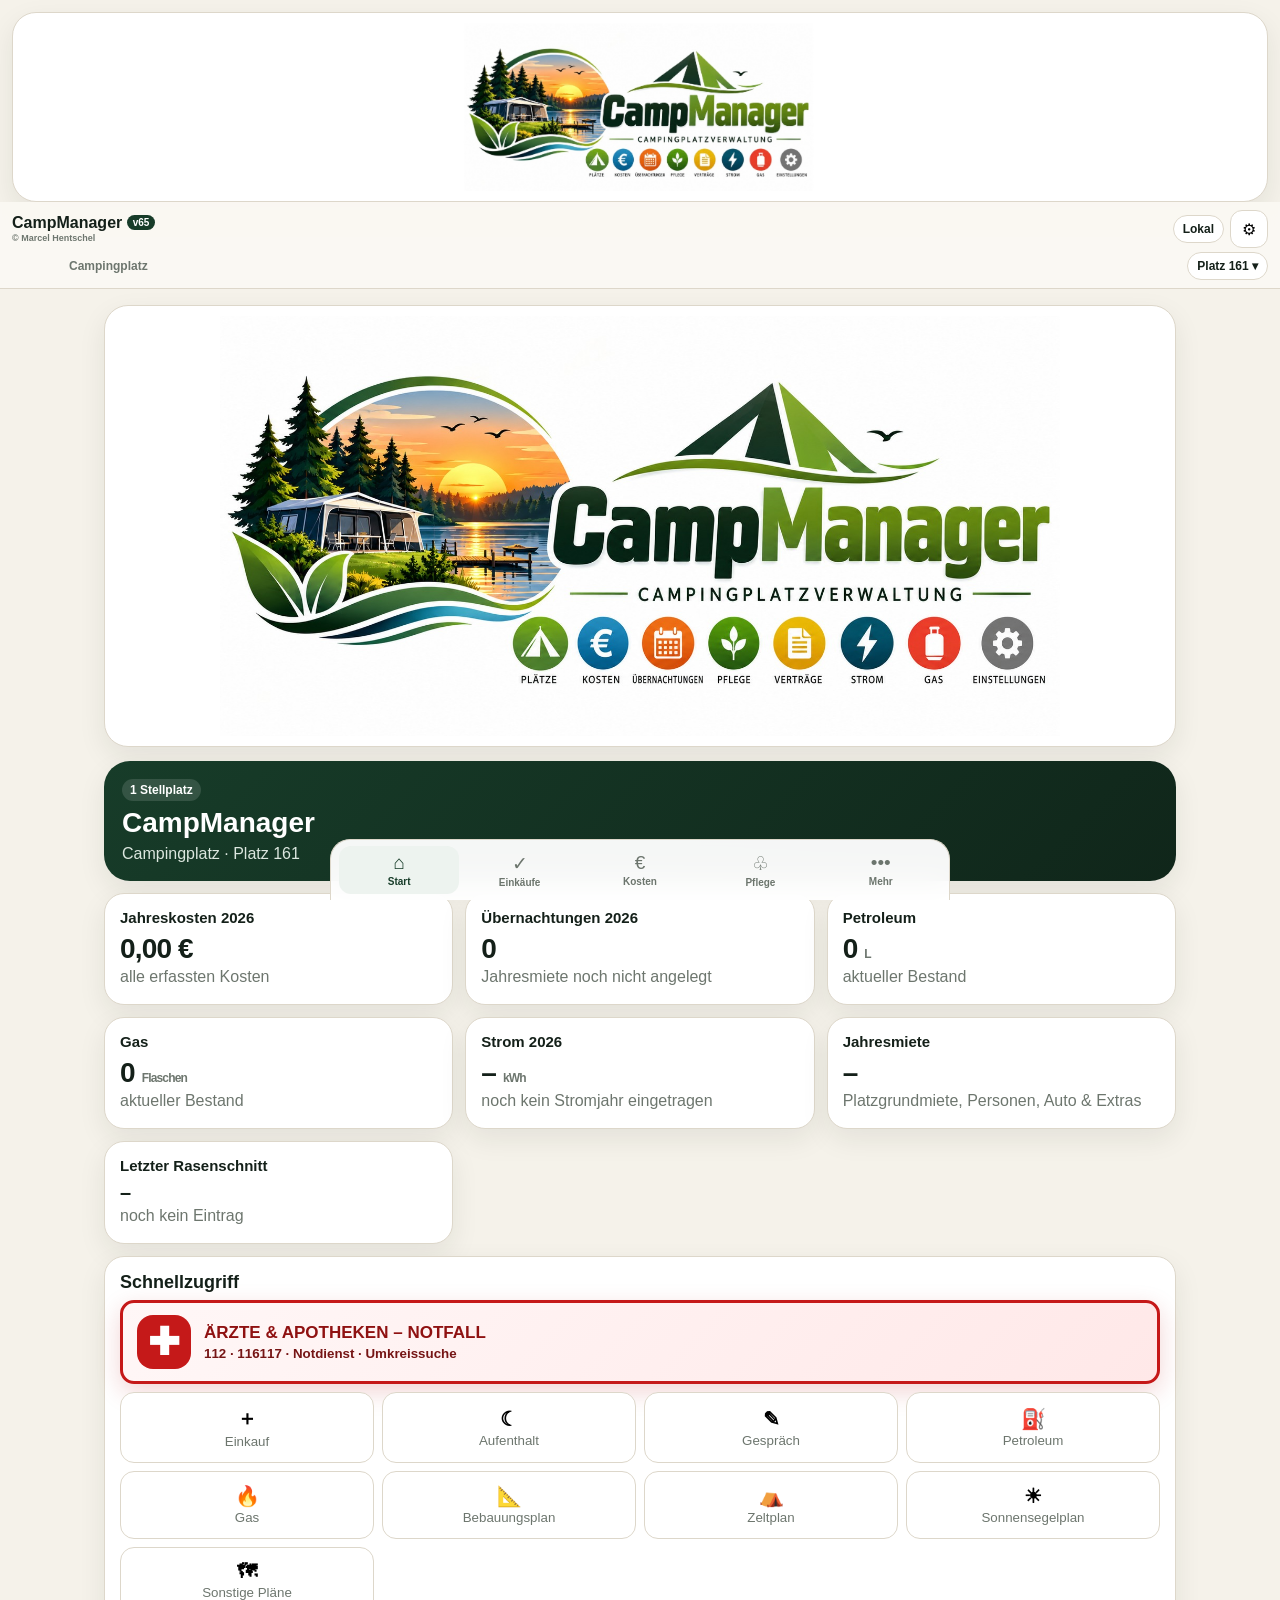
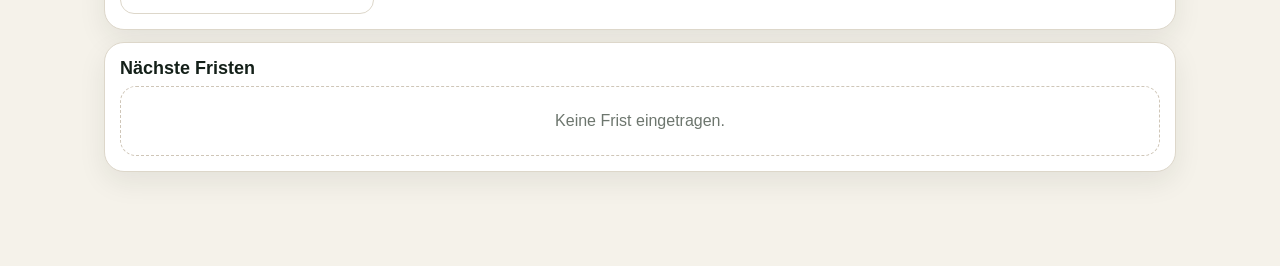
<file: index.html>
<!doctype html>
<html lang="de">
<head>
<meta charset="utf-8">
<meta name="viewport" content="width=device-width,initial-scale=1,maximum-scale=1,user-scalable=no,viewport-fit=cover">
<meta name="theme-color" content="#173c29">
<meta http-equiv="Cache-Control" content="no-cache, no-store, must-revalidate">
<meta http-equiv="Pragma" content="no-cache">
<meta http-equiv="Expires" content="0">
<meta name="apple-mobile-web-app-capable" content="yes">
<meta name="apple-mobile-web-app-status-bar-style" content="default">
<meta name="apple-mobile-web-app-title" content="CampManager">
<link rel="manifest" href="manifest.webmanifest">
<link rel="apple-touch-icon" href="apple-touch-icon.png">
<title>CampManager v65</title>
<style>
:root{
 --bg:#f5f2ea;--card:#fff;--ink:#142019;--muted:#6d766e;--line:#ddd7ca;
 --green:#173c29;--green2:#2e6548;--soft:#edf3ef;--danger:#a43e32;--gold:#c78b38;
 --shadow:0 10px 28px rgba(21,38,27,.08);--radius:20px;--safe:env(safe-area-inset-bottom,0px)
}
*{box-sizing:border-box}
html,body{margin:0;max-width:100%;overflow-x:hidden;background:var(--bg);color:var(--ink);font-family:-apple-system,BlinkMacSystemFont,"Segoe UI",Arial,sans-serif;-webkit-text-size-adjust:100%}
button,input,select,textarea{font:inherit;min-width:0}
button{cursor:pointer;touch-action:manipulation}
.hidden{display:none!important}
.masthead{padding:12px 12px 0;background:var(--bg)}.masthead img{display:block;width:100%;height:auto;max-height:190px;object-fit:contain;background:#fff;border:1px solid var(--line);border-radius:24px;padding:10px;box-shadow:var(--shadow)}.top{position:sticky;top:0;z-index:40;display:flex;flex-direction:column;gap:6px;padding:8px 12px;background:rgba(250,248,243,.96);backdrop-filter:blur(14px);border-bottom:1px solid var(--line)}.toprow,.subrow{width:100%;display:flex;align-items:center;justify-content:space-between;gap:8px}.subrow{min-width:0}.topname{font-size:13px;color:var(--muted);font-weight:700;min-width:0;flex:1;white-space:normal;overflow-wrap:anywhere;line-height:1.2}
.brand{display:flex;align-items:center;gap:9px;border:0;background:transparent;padding:0;color:inherit;text-align:left;min-width:0}
.brand.brandtextonly{gap:0}
.logo{width:48px;height:48px;object-fit:contain;background:#fff;border-radius:12px;border:1px solid var(--line)}
.brandcopy{min-width:0;display:flex;flex-direction:column;line-height:1.08}.brandcopy b{font-size:16px;white-space:nowrap}.copyright{font-size:9px;color:var(--muted);font-weight:650;margin-top:3px;white-space:nowrap}
.ver{font-size:10px;background:var(--green);color:#fff;padding:2px 6px;border-radius:999px;vertical-align:2px}
.topright{display:flex;align-items:center;gap:6px}
.placebtn,.status{border:1px solid var(--line);background:#fff;border-radius:999px;padding:6px 9px;font-weight:800;font-size:12px;color:var(--ink)}
.placebtn{display:flex;align-items:center;gap:6px}
.placebtn img{width:23px;height:23px;border-radius:7px;object-fit:cover}
.iconbtn{width:38px;height:38px;border:1px solid var(--line);background:#fff;border-radius:12px}
main{max-width:1100px;margin:auto;padding:16px 14px calc(94px + var(--safe))}
.view{display:none}.view.active{display:block}
.hero{background:linear-gradient(135deg,#173c29,#10261a);color:#fff;border-radius:26px;padding:18px;display:grid;grid-template-columns:1fr;gap:14px;align-items:center;box-shadow:var(--shadow)}
.hero-banner{background:#fff;border:1px solid var(--line);border-radius:24px;padding:10px;box-shadow:var(--shadow);margin-bottom:14px}
.hero-banner .hero-logo,.hero-banner .hero-title{display:block;width:100%;border-radius:18px;background:#fff}
.hero-banner .hero-logo{height:auto;max-height:420px;object-fit:contain}
.hero-banner .hero-title{height:auto;max-height:420px;object-fit:contain}
.hero h1{margin:6px 0;font-size:28px}.hero p{margin:0;color:#dce7df}
.hero-media{position:relative;width:100%;background:#fff;border-radius:18px;overflow:hidden;min-width:0;order:-1}
.hero-media .hero-logo{display:block;width:100%;height:auto;max-height:340px;object-fit:contain;background:#fff;border-radius:18px;padding:6px 4px 0}
.hero-media .hero-title{display:block;width:100%;height:320px;object-fit:cover;background:#fff;border-radius:18px}
.badge{display:inline-flex;border-radius:999px;padding:4px 8px;background:#edf3ef;color:#2b5c3f;font-size:12px;font-weight:800}.hero .badge{background:rgba(255,255,255,.13);color:#fff}
.grid{display:grid;grid-template-columns:repeat(12,1fr);gap:12px;margin-top:12px}
.card{grid-column:span 4;background:var(--card);border:1px solid var(--line);border-radius:var(--radius);padding:15px;box-shadow:var(--shadow)}
.card.half{grid-column:span 6}.card.full{grid-column:1/-1}
.card h2,.card h3{margin:0 0 7px}.card h2{font-size:18px}.card h3{font-size:15px}.card p{margin:3px 0;color:var(--muted)}
.cardaction{border:1px solid var(--line);text-align:left;color:inherit}
.metric{font-size:28px;font-weight:850;letter-spacing:-.03em}.metric small{font-size:12px;color:var(--muted)}
.head{display:flex;justify-content:space-between;align-items:end;gap:12px;margin-bottom:13px}.head h1{margin:0;font-size:25px}.head p{margin:3px 0 0;color:var(--muted)}
.toolbar{display:flex;gap:8px;flex-wrap:wrap;margin:10px 0 13px}
.btn{border:0;background:var(--green);color:#fff;font-weight:800;padding:10px 13px;border-radius:12px}.btn.sec{background:#fff;color:var(--ink);border:1px solid var(--line)}.btn.danger{background:var(--danger)}.btn.block{width:100%}
.tabs{display:flex;gap:7px;overflow-x:auto;padding:2px 0 8px;scrollbar-width:none}.tabs::-webkit-scrollbar{display:none}
.tabs.manage-tabs{overflow:visible;display:grid;grid-template-columns:repeat(2,minmax(0,1fr));gap:8px;padding:0 0 12px}
.tabs.manage-tabs .chip{width:100%;min-height:44px;white-space:normal;text-align:center;line-height:1.15;padding:9px 7px}
.tabs.cost-tabs{overflow:visible;display:grid;grid-template-columns:repeat(2,minmax(0,1fr));gap:8px;padding:2px 0 12px}
.tabs.cost-tabs .chip{width:100%;min-height:44px;white-space:normal;text-align:center;line-height:1.12;padding:8px 6px;border-radius:13px;font-size:12.5px}
.tabs.cost-tabs .chip:last-child:nth-child(odd){grid-column:1/-1}

.chip{white-space:nowrap;border:1px solid var(--line);background:#fff;border-radius:999px;padding:8px 11px;font-weight:800;font-size:13px;color:var(--ink)}.chip.active{background:var(--green);color:#fff;border-color:var(--green)}
.list{display:flex;flex-direction:column;gap:8px}
.row{display:flex;align-items:center;gap:10px;padding:12px;border-radius:15px;background:#fff;border:1px solid var(--line)}
.rowmain{flex:1;min-width:0}.rowtitle{font-weight:800;overflow-wrap:anywhere}.rowsub{font-size:12px;color:var(--muted);margin-top:3px;overflow-wrap:anywhere}.rowactions{display:flex;gap:5px;flex-wrap:wrap;justify-content:flex-end}
.mini{border:1px solid var(--line);background:#fff;border-radius:9px;padding:6px 8px}.mini.danger{color:var(--danger)}
.empty{padding:25px 14px;text-align:center;border:1px dashed #cfc6b8;border-radius:16px;color:var(--muted);background:rgba(255,255,255,.45)}
.notice{padding:11px;border:1px solid #dfd6bf;border-radius:14px;background:#f9f4e8;margin:10px 0}.notice.good{background:#eaf4ed;border-color:#cfe2d5}.notice.warn{background:#fff1da;border-color:#ecd8af}
.formgrid{display:grid;grid-template-columns:1fr 1fr;gap:10px}.field{display:flex;flex-direction:column;gap:4px}.field.full{grid-column:1/-1}.field label{font-size:12px;font-weight:800}
.field input,.field select,.field textarea{width:100%;font-size:16px;line-height:1.2;border:1px solid #d9d2c5;background:#fff;border-radius:11px;padding:10px;color:var(--ink);outline:none}.field textarea{min-height:74px;resize:vertical}
.modal{position:fixed;inset:0;z-index:500;display:flex;align-items:center;justify-content:center;padding:8px;background:rgba(9,20,14,.58);backdrop-filter:blur(4px)}
.modalcard{width:min(100%,620px);max-height:calc(100dvh - 16px);overflow-y:auto;overflow-x:hidden;background:#faf8f3;border-radius:22px;border:1px solid var(--line);padding:12px;box-shadow:0 30px 90px rgba(0,0,0,.28)}
.modalhead{display:flex;align-items:center;justify-content:space-between;gap:8px;position:sticky;top:-12px;background:#faf8f3;padding:3px 0 8px;z-index:2}.modalhead h2{margin:0;font-size:23px}
.modalactions{display:grid;grid-template-columns:1fr 1fr;gap:8px;position:sticky;bottom:-12px;background:#faf8f3;padding:8px 0 2px;margin-top:10px}
.bottom{position:fixed;left:0;right:0;bottom:0;z-index:35;display:grid;grid-template-columns:repeat(5,1fr);padding:6px 8px calc(6px + var(--safe));background:rgba(255,255,255,.96);backdrop-filter:blur(14px);border-top:1px solid var(--line)}
.nav{border:0;background:transparent;border-radius:12px;padding:6px 3px;color:#6c756d;display:flex;flex-direction:column;align-items:center;gap:2px}.nav span{font-size:19px}.nav small{font-size:10px;font-weight:800}.nav.active{background:#edf3ef;color:var(--green)}
.toast{position:fixed;left:50%;bottom:86px;z-index:120;transform:translate(-50%,18px);opacity:0;pointer-events:none;background:#102319;color:#fff;padding:10px 14px;border-radius:999px;font-weight:750;transition:.2s;max-width:calc(100vw - 24px);text-align:center}.toast.show{opacity:1;transform:translate(-50%,0)}
.quick{display:grid;grid-template-columns:repeat(4,1fr);gap:8px}.quick button{border:1px solid var(--line);background:#fff;border-radius:14px;padding:12px}.quick b{display:block;font-size:20px}.quick small{color:var(--muted)}
.quick button.health-quick{grid-column:1/-1;display:flex;align-items:center;gap:13px;text-align:left;border:3px solid #c51919;background:linear-gradient(135deg,#fff7f7,#ffe8e8);color:#801111;box-shadow:0 8px 24px rgba(185,22,22,.18);min-height:84px;padding:12px 14px}.health-quick .health-cross{display:grid;place-items:center;flex:0 0 54px;width:54px;height:54px;border-radius:16px;background:#c51919;color:#fff;font-size:38px;font-weight:900;line-height:1}.health-quick .health-copy b{display:block;font-size:17px;color:#8f1111}.health-quick .health-copy small{display:block;color:#761515;font-weight:800;margin-top:3px}.health-alert{border:2px solid #c51919;background:#fff4f4;border-radius:16px;padding:11px;margin-bottom:12px}.health-alert strong{color:#9d1111}.health-actions{display:grid;grid-template-columns:1fr 1fr;gap:8px;margin:10px 0 12px}.health-action{display:flex;align-items:center;justify-content:center;gap:6px;text-decoration:none;border-radius:14px;padding:12px 9px;font-weight:900;text-align:center}.health-action.emergency{background:#bd1717;color:#fff}.health-action.oncall{background:#fff;color:#9b1515;border:2px solid #bd1717}.health-action.pharmacy{background:#fff7e8;color:#7a4b00;border:1px solid #e4bd70}.health-action.official{background:#eef5ef;color:var(--green);border:1px solid #cbdccc}.health-status{padding:10px 11px;border-radius:12px;background:#f5f2ea;color:var(--muted);font-size:12px;margin:8px 0}.health-status.busy{background:#fff5dc;color:#77530e}.health-status.ok{background:#eaf4ed;color:#25583a}.health-status.err{background:#fff0ef;color:#8c241e}.health-results{display:grid;gap:8px;margin-top:10px}.health-place{border:1px solid var(--line);background:#fff;border-radius:14px;padding:10px}.health-place-top{display:flex;justify-content:space-between;gap:8px;align-items:flex-start}.health-place-title{font-weight:850}.health-type{font-size:11px;font-weight:850;border-radius:999px;padding:3px 7px;background:var(--soft);white-space:nowrap}.health-distance{font-size:12px;font-weight:800;color:var(--green)}.health-links{display:flex;gap:6px;flex-wrap:wrap;margin-top:7px}.health-links a{font-size:12px;text-decoration:none;border:1px solid var(--line);border-radius:9px;padding:6px 8px;color:var(--ink);background:#fff}.health-location-grid{display:grid;grid-template-columns:1fr auto;gap:8px;align-items:end}.health-location-grid .field{min-width:0}
.health-group{margin-top:14px}.health-group:first-child{margin-top:4px}.health-group-title{display:flex;align-items:center;justify-content:space-between;gap:8px;padding:8px 10px;border-radius:12px;background:#edf3ef;color:var(--green);font-size:14px;font-weight:900}.health-group-count{font-size:11px;background:#fff;border:1px solid #cfded4;border-radius:999px;padding:3px 7px}.health-specialty{display:inline-flex;margin-top:5px;padding:3px 7px;border-radius:999px;background:#eef5ef;color:#285a3d;font-size:11px;font-weight:850}
.avatar{width:44px;height:44px;border-radius:13px;object-fit:cover;background:#f2efe7;border:1px solid var(--line);flex:0 0 44px}.avatar.ph{display:grid;place-items:center;font-size:20px}
.photoPreview{width:88px;height:88px;border-radius:16px;object-fit:cover;background:#eee;border:1px solid var(--line)}
.memberselect{grid-column:1/-1;display:grid;gap:8px}.memberselect-title{font-size:12px;font-weight:800}.membergrid{display:grid;grid-template-columns:repeat(2,minmax(0,1fr));gap:8px}.membercheck{display:flex;align-items:center;gap:9px;padding:11px 12px;border:1px solid var(--line);border-radius:13px;background:#fff;font-weight:750;min-width:0}.membercheck input{width:20px;height:20px;flex:0 0 auto}.membercheck span{min-width:0;overflow-wrap:anywhere}.membercheck small{display:block;color:var(--muted);font-weight:600;margin-top:2px}.membertag{display:inline-flex;padding:3px 7px;border-radius:999px;background:var(--soft);font-size:11px;font-weight:750;color:var(--green)}
.costline{display:grid;grid-template-columns:150px 1fr 90px;gap:8px;align-items:center;font-size:13px}.bar{height:8px;background:#eee8dd;border-radius:999px;overflow:hidden}.bar i{display:block;height:100%;background:linear-gradient(90deg,var(--green2),var(--gold))}.right{text-align:right}.coststack{display:grid;gap:12px}.costdetail{border:1px solid var(--line);border-radius:16px;padding:12px;background:#fff}.costdetail-top{display:flex;gap:12px;align-items:flex-start;justify-content:space-between}.costdetail-title{font-weight:800;font-size:18px;line-height:1.2}.costdetail-value{font-weight:900;font-size:18px;white-space:nowrap}.costdetail .rowsub{margin-top:4px}.costmeta{display:flex;gap:8px;flex-wrap:wrap;margin-top:8px}.costpill{background:#f3f0e8;border:1px solid var(--line);border-radius:999px;padding:4px 10px;font-size:12px;color:var(--muted)}
.docgrid{display:grid;grid-template-columns:repeat(2,minmax(0,1fr));gap:9px}.doc{border:1px solid var(--line);background:#fff;border-radius:15px;padding:11px}.docthumb{width:100%;aspect-ratio:4/3;border-radius:11px;background:#f1eee7;display:grid;place-items:center;font-size:36px;overflow:hidden}.docthumb img{width:100%;height:100%;object-fit:contain;background:#fff}
.conversation{white-space:pre-wrap;line-height:1.42;margin-top:6px}
.divider{height:1px;background:var(--line);margin:14px 0}

/* Jahresabschluss - direkt in der App, damit iPhone/PWA nicht durch Pop-ups blockiert */
body.report-open{overflow:hidden}
.report-overlay{position:fixed;inset:0;z-index:300;background:#fff;color:#172019;overflow:auto;-webkit-overflow-scrolling:touch;padding-top:env(safe-area-inset-top,0px)}
.report-toolbar{position:sticky;top:0;z-index:4;display:flex;gap:8px;flex-wrap:wrap;align-items:center;padding:10px 12px;background:rgba(255,255,255,.97);border-bottom:1px solid #ddd;backdrop-filter:blur(12px)}
.report-toolbar .btn{min-height:42px}
.report-toolbar .report-back{margin-right:auto}
.report-content{max-width:900px;margin:auto;padding:22px 14px calc(70px + env(safe-area-inset-bottom,0px))}
.report-content h1{font-size:28px;line-height:1.12;margin:0 0 6px;overflow-wrap:anywhere}
.report-content h2{font-size:20px;margin:26px 0 10px}
.report-content p{line-height:1.4}
.report-content table{width:100%;border-collapse:collapse;font-size:14px}
.report-content th,.report-content td{padding:9px 8px;border-bottom:1px solid #ddd;text-align:left;vertical-align:top}
.report-content .r{text-align:right;white-space:nowrap}
.report-content .total td{font-weight:850;border-top:2px solid #173c29}
.report-help{font-size:12px;color:#68716b;margin:8px 0 16px}
@media(max-width:600px){
 .report-content h1{font-size:24px}
 .report-content{padding-left:10px;padding-right:10px}
 .report-content table{font-size:12px}
 .report-content th,.report-content td{padding:8px 6px}
 .report-toolbar .btn{flex:1 1 auto;padding:10px 9px;font-size:13px}
 .report-toolbar .report-back{flex:0 0 auto}
}
@media print{
 @page{size:A4;margin:13mm}
 html,body{background:#fff!important;overflow:visible!important}
 body>*:not(#reportOverlay){display:none!important}
 #reportOverlay{display:block!important;position:static!important;inset:auto!important;overflow:visible!important;padding:0!important;background:#fff!important}
 #reportOverlay.hidden{display:none!important}
 .report-toolbar,.report-help{display:none!important}
 .report-content{max-width:none!important;margin:0!important;padding:0!important}
 .report-content h1{font-size:22pt}
 .report-content h2{font-size:15pt;break-after:avoid}
 .report-content table{font-size:9.5pt}
 .report-content tr{break-inside:avoid}
}

.updatebanner{position:sticky;top:82px;z-index:39;margin:8px auto 0;max-width:1100px;padding:10px 14px;background:#fff1da;border:1px solid #e4c982;border-radius:14px;box-shadow:var(--shadow);display:flex;align-items:center;justify-content:space-between;gap:10px}
.progress{height:10px;background:#e9e5dc;border-radius:999px;overflow:hidden;margin-top:8px}.progress i{display:block;height:100%;background:linear-gradient(90deg,var(--green2),var(--gold));border-radius:999px}
.kpirow{display:flex;justify-content:space-between;gap:10px;align-items:center}.kpirow strong{font-size:20px}
.comparetable{width:100%;border-collapse:collapse;font-size:13px}.comparetable th,.comparetable td{padding:9px 7px;border-bottom:1px solid var(--line);text-align:right}.comparetable th:first-child,.comparetable td:first-child{text-align:left}.delta.up{color:var(--danger)}.delta.down{color:var(--green2)}
.deadline-overdue{color:var(--danger);font-weight:800}.deadline-done{color:var(--green2);font-weight:800}.deadline-cancelled{color:var(--muted);font-weight:800}.deadline-status{display:inline-flex;align-items:center;font-size:10px;font-weight:900;padding:3px 7px;border-radius:999px;margin-left:5px}.deadline-status.paid{background:#e7f4eb;color:#23643d}.deadline-status.cancelled{background:#eeeae4;color:#6d665d}.cloudtag{display:inline-flex;font-size:10px;font-weight:800;padding:2px 6px;border-radius:999px;background:var(--soft);color:var(--green2);margin-left:5px}
.rentextras{grid-column:1/-1;border:1px solid var(--line);background:#fff;border-radius:14px;padding:10px}.rentextra{display:grid;grid-template-columns:2fr .7fr 1fr auto;gap:7px;align-items:end;margin-top:8px}.rentextra .field{margin:0}
.renttiers{grid-column:1/-1;border:1px solid var(--line);background:#fff;border-radius:14px;padding:10px}.renttiers h3{margin:0 0 7px;font-size:15px}.tiergrid{display:grid;grid-template-columns:repeat(3,minmax(0,1fr));gap:8px}.tierbox{border:1px solid var(--line);border-radius:12px;padding:9px;background:#faf9f5}.tierbox b{display:block;font-size:12px;margin-bottom:5px}.tierbox .field{margin:0}.tierline{display:grid;grid-template-columns:1fr auto;gap:10px;padding:6px 0;border-bottom:1px solid var(--line);font-size:12px}.tierline:last-child{border-bottom:0}.calcbox{margin-top:10px;padding:10px;border:1px solid var(--line);border-radius:12px;background:#faf9f5}.calcline{display:grid;grid-template-columns:1fr auto;gap:10px;padding:5px 0;font-size:12px}.calcline.total{border-top:2px solid var(--green);margin-top:6px;padding-top:8px;font-size:14px;font-weight:900}.calcresult{font-weight:850;white-space:nowrap}.agebadge{display:inline-flex;padding:3px 7px;border-radius:999px;background:var(--soft);font-size:11px;font-weight:800}.agewarn{color:#9a5b00;font-weight:800}
@media(max-width:600px){.rentextra{grid-template-columns:1fr 1fr}.rentextra .field:first-child{grid-column:1/-1}.rentextra button{align-self:end}.tiergrid{grid-template-columns:1fr}.updatebanner{top:78px;margin-left:8px;margin-right:8px}}
@media(max-width:760px){
 .head{margin-bottom:10px}
 .head h1{font-size:24px;line-height:1.1}
 .head p{font-size:14px;line-height:1.25}
 .tabs.manage-tabs{grid-template-columns:repeat(2,minmax(0,1fr))}
 .tabs.manage-tabs .chip{font-size:13px;border-radius:13px}

 .hero{grid-template-columns:1fr}.hero-banner .hero-logo{max-height:260px}.hero-banner .hero-title{height:auto;max-height:260px}.card,.card.half{grid-column:1/-1}.formgrid{grid-template-columns:1fr}.field.full{grid-column:auto}.quick{grid-template-columns:repeat(2,1fr)}.docgrid{grid-template-columns:1fr}.costline{grid-template-columns:115px 1fr 75px}.costdetail-top{flex-direction:column;align-items:flex-start}.costdetail-value{font-size:22px}.health-actions{grid-template-columns:1fr 1fr}.health-location-grid{grid-template-columns:1fr}.health-location-grid .btn{width:100%}.top{padding-left:10px;padding-right:10px}.topname{font-size:12px}.placebtn,.status{font-size:11px;padding:6px 8px}.membergrid{grid-template-columns:1fr}.logo{width:44px;height:44px}
}
@media(min-width:900px){.bottom{left:50%;right:auto;transform:translateX(-50%);width:620px;border:1px solid var(--line);border-bottom:0;border-radius:20px 20px 0 0}}

@media(min-width:761px){
 .top{gap:4px}
 .subrow{padding-left:57px}
 .topname{font-size:12px;white-space:nowrap;overflow:hidden;text-overflow:ellipsis}
}


@media(min-width:761px){
 .tabs.manage-tabs{grid-template-columns:repeat(4,minmax(0,1fr))}
 .tabs.cost-tabs{grid-template-columns:repeat(4,minmax(0,1fr))}
 .tabs.cost-tabs .chip:last-child:nth-child(odd){grid-column:auto}
}

</style>
</head>
<body>
<div class="masthead"><img src="top-banner.jpg" alt="CampManager Banner" onerror="if(!this.dataset.fallback){this.dataset.fallback='1';this.src='logo.jpg'}else{this.style.display='none'}"></div>
<header class="top">
 <div class="toprow">
  <button class="brand brandtextonly" id="homeBtn" type="button">
   <div class="brandcopy"><b>CampManager <span class="ver">v65</span></b><small class="copyright">© Marcel Hentschel</small></div>
  </button>
  <div class="topright">
   <span class="status" id="syncStatus">Lokal</span>
   <button class="iconbtn" id="settingsBtn" type="button">⚙</button>
  </div>
 </div>
 <div class="subrow">
  <div id="topName" class="topname">Campingplatz</div>
  <button class="placebtn" id="placeBtn" type="button"><span>Platz ▾</span></button>
 </div>
</header>
<div id="updateBanner" class="updatebanner hidden"><div><b>Neue CampManager-Version verfügbar</b><div class="rowsub">Aktualisieren lädt die neue Version ohne alte Web-App-Dateien.</div></div><button class="btn" id="updateBtn" type="button">Aktualisieren</button></div>

<main>
 <section id="v-dashboard" class="view active"></section>
 <section id="v-shopping" class="view"></section>
 <section id="v-costs" class="view"></section>
 <section id="v-care" class="view"></section>
 <section id="v-more" class="view"></section>
</main>

<nav class="bottom">
 <button class="nav active" data-view="dashboard"><span>⌂</span><small>Start</small></button>
 <button class="nav" data-view="shopping"><span>✓</span><small>Einkäufe</small></button>
 <button class="nav" data-view="costs"><span>€</span><small>Kosten</small></button>
 <button class="nav" data-view="care"><span>♧</span><small>Pflege</small></button>
 <button class="nav" data-view="more"><span>•••</span><small>Mehr</small></button>
</nav>

<div id="modal" class="modal hidden" role="dialog" aria-modal="true">
 <div class="modalcard">
  <div class="modalhead"><h2 id="modalTitle">Eintrag</h2><button class="iconbtn" type="button" data-close>×</button></div>
  <div id="modalBody"></div>
  <div id="modalActions" class="modalactions"></div>
 </div>
</div>
<div id="toast" class="toast"></div>

<div id="reportOverlay" class="report-overlay hidden" aria-hidden="true">
 <div class="report-toolbar">
  <button class="btn sec report-back" type="button" data-report-close>← Zurück</button>
  <button class="btn" id="reportSaveBtn" type="button">⬇ PDF speichern</button>
  <button class="btn sec" id="reportPrintBtn" type="button">🖨 Drucken</button>
 </div>
 <div id="reportContent" class="report-content"></div>
</div>

<script>
(()=>{'use strict';

const APP_VERSION=65;
window.__campmanagerV64Installed=true; // blockiert alte v61-v64 Add-on-Injektionen beim Update
const KEY='campmanager_complete_v65';
const OLD=['campmanager_complete_v60','campmanager_complete_v59','campmanager_complete_v58','campmanager_complete_v57','campmanager_complete_v56','campmanager_complete_v55','campmanager_complete_v54','campmanager_complete_v53','campmanager_complete_v52','campmanager_complete_v51','campmanager_complete_v50','campmanager_complete_v49','campmanager_complete_v48','campmanager_complete_v47','campmanager_complete_v46','campmanager_complete_v45','campmanager_complete_v44','campmanager_complete_v43','campmanager_complete_v42','campmanager_complete_v41','campmanager_complete_v40','campmanager_complete_v39','campmanager_complete_v38','campmanager_complete_v37','campmanager_complete_v36','campmanager_complete_v35','campmanager_complete_v34','campmanager_complete_v33','campmanager_complete_v32','campmanager_complete_v31','campmanager_complete_v30','campmanager_complete_v29','campmanager_complete_v28','campmanager_complete_v27','campmanager_complete_v26','campmanager_complete_v25','campmanager_complete_v24','campmanager_complete_v23','campmanager_complete_v22','campmanager_complete_v21','campmanager_complete_v20','campmanager_complete_v19','campmanager_complete_v18','campmanager_complete_v17','campmanager_complete_v16','campmanager_complete_v15','campmanager_complete_v14','campmanager_complete_v13','campmanager_complete_v12','campmanager_complete_v11','campmanager_complete_v10','campmanager_complete_v9','campmanager_complete_v8','campmanager_complete_v7','campmanager_complete_v6','campmanager_full_v5','campmanager_full_v4','campmanager_full_v3','campmanager_full_v2','campmanager_full_v1'];
const CFG='campmanager_cloud_cfg_v16', SES='campmanager_cloud_session_v16', BACKUP_DAY='campmanager_backup_day_v23', MONTH_BACKUP='campmanager_month_backup_v23', MONTH_SNOOZE='campmanager_month_backup_snooze_v23';
const HEALTH_PREF='campmanager_health_pref_v1', HEALTH_CACHE='campmanager_health_cache_v1';
const $=(s,r=document)=>r.querySelector(s), $$=(s,r=document)=>[...r.querySelectorAll(s)];
const uid=()=>crypto?.randomUUID?.()||Date.now()+'-'+Math.random().toString(16).slice(2);
const esc=(v='')=>String(v).replace(/[&<>'"]/g,c=>({'&':'&amp;','<':'&lt;','>':'&gt;',"'":'&#39;','"':'&quot;'}[c]));
const today=()=>new Date().toISOString().slice(0,10), yearNow=()=>new Date().getFullYear();
const electricityYearNow=()=>yearNow();
const electricityLabel=y=>{const n=Number(y)||0;return n?String(n):'–'};
const electricityRangeText=y=>{const n=Number(y)||0;return n?`01.01.${n} – 31.12.${n}`:'–'};
const fmt=v=>v?new Date(v+'T12:00:00').toLocaleDateString('de-DE'):'–';
const money=v=>Number(v||0).toLocaleString('de-DE',{style:'currency',currency:'EUR'});
const num=(v,d=0)=>Number(v||0).toLocaleString('de-DE',{maximumFractionDigits:d});
const dparse=v=>v?new Date(v+'T12:00:00'):null;
const nights=(a,b)=>a&&b?Math.max(0,Math.round((dparse(b)-dparse(a))/86400000)):0;

function blankPlace(name='Campingplatz',pitch='161'){
 return {id:uid(),site:{campName:name,pitch,area:'',notes:'',photoData:''},shopping:[],costs:[],annualRent:[],deposit:{date:'',amount:''},insurance:{company:'',billingPeriod:'yearly',amount:'',startDate:'',noticePeriod:'',phone:''},insurances:[],taxes:[],installments:[],insuranceClaims:[],petroleum:[],gasBottles:[],electricity:[],travelCosts:[],stays:[],lawn:[],caravanWash:[],hedge:[],contracts:[],gasChecks:[],deadlines:[],deadlineStates:{},documents:[],conversations:[]}
}
function defaults(){
 const p=blankPlace('Campingplatz','161');
 return {version:65,updatedAt:new Date().toISOString(),activePlaceId:p.id,family:[{id:uid(),name:'Marcel',birthDate:''},{id:uid(),name:'Denise',birthDate:''},{id:uid(),name:'Leon',birthDate:''},{id:uid(),name:'Luca',birthDate:''}],places:[p]}
}
function normFamily(list,fallback=[]){
 const src=Array.isArray(list)?list:fallback;
 return src.map(x=>({id:x?.id||uid(),name:String(x?.name||''),birthDate:String(x?.birthDate||'')}))
}
function normInsuranceRecord(x={}){
 return {id:x.id||uid(),type:String(x.type||''),company:String(x.company||''),policyNumber:String(x.policyNumber||''),billingPeriod:x.billingPeriod||'yearly',amount:x.amount??'',startDate:String(x.startDate||''),endDate:String(x.endDate||''),noticePeriod:String(x.noticePeriod||''),phone:String(x.phone||'')}
}
function insuranceListFromRaw(p={}){
 if(Array.isArray(p.insurances))return p.insurances.map(normInsuranceRecord);
 const x=p.insurance&&typeof p.insurance==='object'?p.insurance:null;
 if(x&&(x.company||x.startDate||x.noticePeriod||x.phone||Number(x.amount||0)))return [normInsuranceRecord(x)];
 return []
}
function normTaxRecord(x={}){
 return {id:x.id||uid(),name:String(x.name||'Steuer'),billingPeriod:x.billingPeriod||'yearly',amount:x.amount??'',startDate:String(x.startDate||''),endDate:String(x.endDate||''),note:String(x.note||'')}
}
function normInstallmentRecord(x={}){
 return {id:x.id||uid(),name:String(x.name||''),monthlyAmount:x.monthlyAmount??'',startDate:String(x.startDate||''),endDate:String(x.endDate||''),note:String(x.note||'')}
}
function normPlace(p={}){
 return {
  id:p.id||uid(),
  site:{campName:'Campingplatz',pitch:'',area:'',notes:'',photoData:'',...(p.site||{})},
  shopping:Array.isArray(p.shopping)?p.shopping:[],
  costs:Array.isArray(p.costs)?p.costs:[],
  annualRent:Array.isArray(p.annualRent)?p.annualRent:[],
  deposit:p.deposit&&typeof p.deposit==='object'?{date:p.deposit.date||'',amount:p.deposit.amount??''}:{date:'',amount:''},
  insurance:p.insurance&&typeof p.insurance==='object'?{company:p.insurance.company||'',billingPeriod:p.insurance.billingPeriod||'yearly',amount:p.insurance.amount??'',startDate:p.insurance.startDate||'',noticePeriod:p.insurance.noticePeriod||'',phone:p.insurance.phone||''}:{company:'',billingPeriod:'yearly',amount:'',startDate:'',noticePeriod:'',phone:''},
  insurances:insuranceListFromRaw(p),
  taxes:Array.isArray(p.taxes)?p.taxes.map(normTaxRecord):[],
  installments:Array.isArray(p.installments)?p.installments.map(normInstallmentRecord):[],
  insuranceClaims:Array.isArray(p.insuranceClaims)?p.insuranceClaims:[],
  petroleum:Array.isArray(p.petroleum)?p.petroleum:[],
  gasBottles:Array.isArray(p.gasBottles)?p.gasBottles:[],
  electricity:Array.isArray(p.electricity)?p.electricity:[],
  travelCosts:Array.isArray(p.travelCosts)?p.travelCosts:[],
  stays:Array.isArray(p.stays)?p.stays:[],
  lawn:Array.isArray(p.lawn)?p.lawn:[],
  caravanWash:Array.isArray(p.caravanWash)?p.caravanWash:[],
  hedge:Array.isArray(p.hedge)?p.hedge:[],
  contracts:Array.isArray(p.contracts)?p.contracts:[],
  gasChecks:Array.isArray(p.gasChecks)?p.gasChecks:[],
  deadlines:Array.isArray(p.deadlines)?p.deadlines:[],
  deadlineStates:p.deadlineStates&&typeof p.deadlineStates==='object'&&!Array.isArray(p.deadlineStates)?{...p.deadlineStates}:{},
  documents:Array.isArray(p.documents)?p.documents:[],
  conversations:Array.isArray(p.conversations)?p.conversations:[]
 }
}
function normalize(raw){
 const d=defaults(); if(!raw||typeof raw!=='object')return d;
 if(Array.isArray(raw.places)&&raw.places.length){
  const places=raw.places.map(normPlace);
  return {version:65,updatedAt:raw.updatedAt||new Date().toISOString(),activePlaceId:places.some(p=>p.id===raw.activePlaceId)?raw.activePlaceId:places[0].id,family:normFamily(raw.family,d.family),places}
 }
 const p=normPlace(raw);
 return {version:65,updatedAt:raw.updatedAt||new Date().toISOString(),activePlaceId:p.id,family:normFamily(raw.family,d.family),places:[p]}
}
function load(){
 try{
  const cur=localStorage.getItem(KEY); if(cur)return normalize(JSON.parse(cur));
  for(const k of OLD){const x=localStorage.getItem(k);if(x)return normalize(JSON.parse(x))}
 }catch(e){console.warn(e)}
 return defaults()
}
let state=load(), view='dashboard';
const tab={costs:'overview',care:'lawn',more:'stays'};
function place(){return state.places.find(p=>p.id===state.activePlaceId)||state.places[0]}
function persist(){
 state.version=65;state.updatedAt=new Date().toISOString();
 try{localStorage.setItem(KEY,JSON.stringify(state));return true}catch(e){toast('Speichern im Browser fehlgeschlagen');return false}
}
function save(){const ok=persist();render();schedulePush();scheduleDailyBackup();return ok}
function toast(t){const el=$('#toast');el.textContent=t;el.classList.add('show');clearTimeout(el._t);el._t=setTimeout(()=>el.classList.remove('show'),2100)}
function empty(t){return `<div class="empty">${esc(t)}</div>`}
function tabs(sec,items){
 const extra=sec==='more'?' manage-tabs':sec==='costs'?' cost-tabs':'';
 return `<div class="tabs${extra}">${items.map(([k,l])=>`<button type="button" class="chip ${tab[sec]===k?'active':''}" data-tabsec="${sec}" data-tab="${k}">${esc(l)}</button>`).join('')}</div>`
}
function avatar(p,cls='avatar'){return p.site.photoData?`<img class="${cls}" src="${p.site.photoData}" alt="">`:`<span class="${cls} ph">⛺</span>`}

function petroleumStock(p=place()){
 let s=0;[...p.petroleum].sort((a,b)=>String(a.date||'').localeCompare(String(b.date||''))||String(a.createdAt||'').localeCompare(String(b.createdAt||''))).forEach(x=>{
  const l=Number(x.liters||0); if(x.kind==='stock')s=l;else if(x.kind==='purchase')s+=l;else s-=l
 });return s
}
function gasBottleStock(p=place()){
 let s=0;[...p.gasBottles].sort((a,b)=>String(a.date||'').localeCompare(String(b.date||''))||String(a.createdAt||'').localeCompare(String(b.createdAt||''))).forEach(x=>{
  const n=Number(x.bottles||0);if(x.kind==='stock')s=n;else if(x.kind==='purchase')s+=n;else s-=n
 });return Math.max(0,s)
}
function totalNights(p=place(),y=null){return p.stays.reduce((sum,x)=>sum+((!y||Number((x.arrival||'').slice(0,4))===Number(y))?nights(x.arrival,x.departure):0),0)}
function stayDatesForYear(p=place(),y=yearNow()){
 const startYear=`${y}-01-01`,endYear=`${Number(y)+1}-01-01`,set=new Set();
 for(const x of p.stays||[]){
  if(!x.arrival||!x.departure)continue;
  const a=x.arrival<startYear?startYear:x.arrival,b=x.departure>endYear?endYear:x.departure;
  if(b<=a)continue;
  for(let d=dparse(a),end=dparse(b);d&&end&&d<end;d.setDate(d.getDate()+1))set.add(d.toISOString().slice(0,10))
 }
 return [...set].sort()
}
function ageOnDate(birthDate,dateStr){
 if(!birthDate||!dateStr)return null;
 const b=dparse(birthDate),d=dparse(dateStr);if(!b||!d||b>d)return null;
 let age=d.getFullYear()-b.getFullYear();
 if(d.getMonth()<b.getMonth()||(d.getMonth()===b.getMonth()&&d.getDate()<b.getDate()))age--;
 return age
}
function personTariffOnDate(person,dateStr){
 const age=ageOnDate(person?.birthDate,dateStr);
 if(age==null)return 'unknown';
 if(age<4)return 'free';
 if(age<=15)return 'child';
 return 'adult'
}
function isTieredRent(x){return x?.pricingModel==='tiered-v34'||['adultRate1','adultRate2','adultRate3','childRate1','childRate2','childRate3','carRate1','carRate2','carRate3'].some(k=>x&&x[k]!==undefined)}
function tierIndexByStayNumber(n){const v=Number(n)||0;return v<=0?-1:v<=90?0:v<=180?1:2}
function tierDaysForCount(n){const v=Math.max(0,Math.min(365,Number(n)||0));return [Math.min(v,90),Math.min(Math.max(v-90,0),90),Math.min(Math.max(v-180,0),185)]}
function flatTierAmount(count,rates){const i=tierIndexByStayNumber(count);return i<0?0:Number(rates?.[i]||0)}
function staySelectedFamilyIds(stay){
 if(Array.isArray(stay?.familyIds)&&stay.familyIds.length)return [...new Set(stay.familyIds.map(String))];
 return null
}
function stayMemberNames(stay){
 const ids=staySelectedFamilyIds(stay);
 if(ids){const names=ids.map(id=>(state.family||[]).find(p=>String(p.id)===String(id))?.name).filter(Boolean);return names.length?names.join(', '):''}
 return String(stay?.people||'')
}
function personPresenceDatesForYear(p,y){
 const startYear=`${y}-01-01`,endYear=`${Number(y)+1}-01-01`,set=new Set(),legacy=[];
 for(const st of p.stays||[]){
  if(!st.arrival||!st.departure)continue;
  const ids=staySelectedFamilyIds(st);
  if(!ids||!ids.length){legacy.push(st.id);continue}
  const validIds=ids.filter(id=>(state.family||[]).some(person=>String(person.id)===String(id)));
  if(!validIds.length)continue;
  const a=st.arrival<startYear?startYear:st.arrival,b=st.departure>endYear?endYear:st.departure;
  if(b<=a)continue;
  for(let d=dparse(a),end=dparse(b);d&&end&&d<end;d.setDate(d.getDate()+1))set.add(d.toISOString().slice(0,10))
 }
 return {dates:[...set].sort(),legacy:[...new Set(legacy)]}
}
function personStayDatesForYear(p,personId,y){
 const startYear=`${y}-01-01`,endYear=`${Number(y)+1}-01-01`,set=new Set(),legacy=[];
 for(const st of p.stays||[]){
  if(!st.arrival||!st.departure)continue;
  const a=st.arrival<startYear?startYear:st.arrival,b=st.departure>endYear?endYear:st.departure;
  if(b<=a)continue;
  const ids=staySelectedFamilyIds(st);
  const selected=ids?ids.includes(String(personId)):true;
  if(!ids)legacy.push(st.id);
  if(!selected)continue;
  for(let d=dparse(a),end=dparse(b);d&&end&&d<end;d.setDate(d.getDate()+1))set.add(d.toISOString().slice(0,10))
 }
 return {dates:[...set].sort(),legacy:[...new Set(legacy)]}
}
function tieredRentBreakdown(p,x){
 const y=Number(x?.year)||yearNow(),dates=stayDatesForYear(p,y).slice(0,365);
 const adult=[0,0,0],child=[0,0,0],free=[0,0,0],missing=new Set(),personDetails=[],legacyStayIds=new Set();
 const adultRates=[x?.adultRate1,x?.adultRate2,x?.adultRate3].map(Number),childRates=[x?.childRate1,x?.childRate2,x?.childRate3].map(Number),carRates=[x?.carRate1,x?.carRate2,x?.carRate3].map(Number);
 const reachedTiers=n=>n<=0?[]:n<=90?[0]:n<=180?[0,1]:[0,1,2];
 let adultCost=0,childCost=0;
 for(const person of state.family||[]){
  if(!person?.birthDate){missing.add(person?.name||'Unbenannte Person');continue}
  const ps=personStayDatesForYear(p,person.id,y);ps.legacy.forEach(id=>legacyStayIds.add(id));
  let adultNights=0,childNights=0,freeNights=0;
  for(const date of ps.dates){
   const kind=personTariffOnDate(person,date);
   if(kind==='adult')adultNights++;
   else if(kind==='child')childNights++;
   else if(kind==='free')freeNights++;
  }
  const adultReached=reachedTiers(adultNights),childReached=reachedTiers(childNights),freeReached=reachedTiers(freeNights);
  adultReached.forEach(i=>{adult[i]++;adultCost+=Number(adultRates[i]||0)});
  childReached.forEach(i=>{child[i]++;childCost+=Number(childRates[i]||0)});
  freeReached.forEach(i=>{free[i]++});
  const ai=adultReached.length?adultReached[adultReached.length-1]:-1,ci=childReached.length?childReached[childReached.length-1]:-1;
  personDetails.push({id:person.id,name:person.name||'Person',adultNights,childNights,freeNights,adultTier:ai,childTier:ci,totalNights:ps.dates.length});
 }
 const used=dates.length,tierDays=tierDaysForCount(used),carCount=Math.max(0,Number(x?.carCount||0)),carTier=[0,0,0];
 // Kfz nutzt dieselbe tatsächliche Übernachtungsgrundlage wie die Jahresmiete.
 // Dadurch greifen auch ältere Aufenthalte ohne nachträgliche Personenauswahl korrekt.
 const carPresenceNights=Math.min(365,used),carIndex=tierIndexByStayNumber(carPresenceNights);
 // Das Auto bleibt ein eigener Kostenpunkt. Die Übernachtungen wählen ausschließlich eine Kfz-Tarifstufe.
 if(carCount>0&&carIndex>=0)carTier[carIndex]=carCount;
 const carCost=carIndex>=0?carCount*Number(carRates[carIndex]||0):0;
 const trailerCost=Number(x?.trailerCount||0)*Number(x?.trailerAnnualPrice||0),extrasCost=rentExtraTotal(x);
 return {year:y,used,tierDays,adult,child,free,missing:[...missing],legacyStayIds:[...legacyStayIds],personDetails,adultRates,childRates,carRates,carCount,carTier,carTierNights:carTier,carPresenceNights,adultCost,childCost,carCost,trailerCost,extrasCost,total:Number(x?.baseAmount||0)+adultCost+childCost+carCost+trailerCost+extrasCost}
}
function legacyRentAuto(x){return x?.autoExtra?x.autoExtra==='yes':!(Number(x?.extraAdultNights||0)||Number(x?.extraChildNights||0))}
function legacyRentNightInfo(p,x){
 const included=Number(x?.includedNights||90),used=totalNights(p,Number(x?.year)||yearNow()),over=Math.max(0,used-included);
 return {included,used,over,remaining:Math.max(0,included-used),percent:included?Math.min(100,used/included*100):100}
}
function legacyRentPersonNights(p,x){
 const n=legacyRentNightInfo(p,x);
 if(legacyRentAuto(x))return {adult:n.over*Number(x?.adultCount||0),child:n.over*Number(x?.childCount||0)};
 return {adult:Number(x?.extraAdultNights||0),child:Number(x?.extraChildNights||0)}
}
function rentNightInfo(p,x){
 if(isTieredRent(x)){const b=tieredRentBreakdown(p,x);return {included:365,used:b.used,over:0,remaining:Math.max(0,365-b.used),percent:Math.min(100,b.used/365*100),tier:tierIndexByStayNumber(b.used)}}
 return legacyRentNightInfo(p,x)
}
function rentPersonNights(p,x){
 if(isTieredRent(x)){const b=tieredRentBreakdown(p,x);return {adult:b.adult.reduce((a,n)=>a+n,0),child:b.child.reduce((a,n)=>a+n,0)}}
 return legacyRentPersonNights(p,x)
}
function rentAuto(x){return isTieredRent(x)?true:legacyRentAuto(x)}
function rentExtraTotal(x){return (Array.isArray(x?.extras)?x.extras:[]).reduce((sum,e)=>sum+Number(e.qty||0)*Number(e.price||0),0)}
function annualRentTotal(x,p=place()){
 if(!x)return 0;
 if(isTieredRent(x))return tieredRentBreakdown(p,x).total;
 const pn=legacyRentPersonNights(p,x);
 return Number(x.baseAmount||0)+pn.adult*Number(x.adultPrice||0)+pn.child*Number(x.childPrice||0)+Number(x.carCount||0)*Number(x.carAnnualPrice||0)+Number(x.trailerCount||0)*Number(x.trailerAnnualPrice||0)+rentExtraTotal(x)
}

function annualRentFor(p,y){return p.annualRent.find(x=>Number(x.year)===Number(y))||null}
function contractActive(x,y){
 const a=y+'-01-01',b=y+'-12-31';
 return !(x.startDate&&x.startDate>b)&&!(x.endDate&&x.endDate<a)
}
function contractBaseAmount(x){return Number(x.costAmount ?? x.annualCost ?? 0)}
function contractBillingPeriod(x){return x.billingPeriod||'yearly'}
function contractType(x){return x?.contractType||'general'}
function contractTypeLabel(x){return contractType(x)==='mobile'?'Handyvertrag':contractType(x)==='internet'?'Internetvertrag':contractType(x)==='camping'?'Campingvertrag':'Vertrag'}
function contractMonthsInYear(x,y){
 if(!contractActive(x,y))return 0;
 let startMonth=1,endMonth=12;
 if(x.startDate&&Number(x.startDate.slice(0,4))===Number(y))startMonth=Number(x.startDate.slice(5,7))||1;
 if(x.endDate&&Number(x.endDate.slice(0,4))===Number(y))endMonth=Number(x.endDate.slice(5,7))||12;
 return Math.max(0,endMonth-startMonth+1)
}
function contractCostForYear(x,y){
 const amount=contractBaseAmount(x);
 if(!amount||!contractActive(x,y))return 0;
 return contractBillingPeriod(x)==='monthly'?amount*contractMonthsInYear(x,y):amount
}
function electricityCalc(x){
 const hasStart=x?.meterStart!==''&&x?.meterStart!=null,hasEnd=x?.meterEnd!==''&&x?.meterEnd!=null;
 let consumption=Number(x?.consumption||0);
 if(hasStart&&hasEnd&&Number(x.meterEnd)>=Number(x.meterStart))consumption=Number(x.meterEnd)-Number(x.meterStart);
 const price=x?.pricePerKwh!==''&&x?.pricePerKwh!=null?Number(x.pricePerKwh):null;
 const cost=price!==null?consumption*price:Number(x?.cost||0);
 // Ab v40 wird die Zählermiete als Monatsbetrag gespeichert. Alte Datensätze enthielten einen Jahresbetrag.
 const hasMonthly=x?.meterRentMonthly!==''&&x?.meterRentMonthly!=null;
 const meterRentMonthly=hasMonthly?Number(x.meterRentMonthly||0):Number(x?.meterRent||0)/12;
 const meterRentAnnual=meterRentMonthly*12;
 return {consumption,cost,meterRentMonthly,meterRentAnnual,meterRent:meterRentAnnual,total:cost+meterRentAnnual}
}

function travelCalc(x){
 const km=Math.max(0,Number(x?.km||0)),consumption=Math.max(0,Number(x?.consumption||0)),literPrice=Math.max(0,Number(x?.literPrice||0));
 const liters=km*consumption/100,cost=liters*literPrice,durationMinutes=Math.max(0,Number(x?.durationMinutes||0));
 return {km,consumption,literPrice,liters,cost,durationMinutes}
}
function durationText(minutes){const m=Math.max(0,Math.round(Number(minutes)||0)),h=Math.floor(m/60),r=m%60;return h?`${h} Std.${r?` ${r} Min.`:''}`:`${r} Min.`}
function travelMonthName(m){return new Date(2026,Number(m)-1,1).toLocaleDateString('de-DE',{month:'long'})}
function travelStats(p,y,month=null){
 const rows=(p.travelCosts||[]).filter(x=>x.date&&Number(x.date.slice(0,4))===Number(y)&&(!month||Number(x.date.slice(5,7))===Number(month)));
 return rows.reduce((a,x)=>{const c=travelCalc(x);a.trips++;a.km+=c.km;a.liters+=c.liters;a.cost+=c.cost;a.minutes+=c.durationMinutes;return a},{trips:0,km:0,liters:0,cost:0,minutes:0})
}
function insurancePeriodLabel(v){return v==='monthly'?'Monatlich':v==='quarterly'?'Quartalsweise':'Jährlich'}
function insurancePaymentsPerYear(v){return v==='monthly'?12:v==='quarterly'?4:1}
function recurringMonthsInYear(x,y){
 const start=`${y}-01-01`,end=`${y}-12-31`;
 if(x?.startDate&&x.startDate>end)return 0;
 if(x?.endDate&&x.endDate<start)return 0;
 let sm=1,em=12;
 if(x?.startDate&&Number(x.startDate.slice(0,4))===Number(y))sm=Number(x.startDate.slice(5,7))||1;
 if(x?.endDate&&Number(x.endDate.slice(0,4))===Number(y))em=Number(x.endDate.slice(5,7))||12;
 return Math.max(0,em-sm+1)
}
function recurringPaymentsForMonths(period,months){
 const m=Math.max(0,Number(months)||0);if(!m)return 0;
 return period==='monthly'?m:period==='quarterly'?Math.ceil(m/3):1
}
function insuranceList(p){return Array.isArray(p?.insurances)?p.insurances:[]}
function insuranceAnnualCostItem(x,y){
 const months=recurringMonthsInYear(x,y),payments=recurringPaymentsForMonths(x?.billingPeriod||'yearly',months);
 return Number(x?.amount||0)*payments
}
function insuranceAnnualCost(p,y){return insuranceList(p).reduce((sum,x)=>sum+insuranceAnnualCostItem(x,y),0)}
function insuranceConfigured(p){return insuranceList(p).length>0}
function insuranceDocs(p,insuranceId=null){return (p.documents||[]).filter(x=>x.category==='insurance'&&(!insuranceId||String(x.insuranceId||'')===String(insuranceId)))}
function insuranceClaimPhotos(p,claimId){return (p.documents||[]).filter(x=>x.category==='insurance_claim'&&x.claimId===claimId)}
function insuranceName(p,id){const x=insuranceList(p).find(v=>String(v.id)===String(id));return x?.company||x?.type||'Nicht zugeordnet'}
function taxAnnualCostItem(x,y){
 const months=recurringMonthsInYear(x,y),payments=recurringPaymentsForMonths(x?.billingPeriod||'yearly',months);
 return Number(x?.amount||0)*payments
}
function taxAnnualCost(p,y){return (p.taxes||[]).reduce((sum,x)=>sum+taxAnnualCostItem(x,y),0)}
function installmentAnnualCostItem(x,y){
 const months=recurringMonthsInYear(x,y);
 return Number(x?.monthlyAmount||0)*months
}
function installmentAnnualCost(p,y){return (p.installments||[]).reduce((sum,x)=>sum+installmentAnnualCostItem(x,y),0)}
function costData(p,y){
 const d={annual:0,deposit:0,insurance:0,taxes:0,installments:0,repairs:0,purchases:0,other:0,electricity:0,travel:0,petroleum:0,gasBottles:0,gas:0,contracts:0};
 const r=annualRentFor(p,y);if(r)d.annual+=annualRentTotal(r,p);
 if(p.deposit?.date&&String(p.deposit.date).startsWith(String(y)))d.deposit+=Number(p.deposit.amount||0);
 d.insurance+=insuranceAnnualCost(p,y);
 d.taxes+=taxAnnualCost(p,y);
 d.installments+=installmentAnnualCost(p,y);
 p.costs.filter(x=>Number(x.year)===Number(y)).forEach(x=>{const k=x.category||'other';d[k]=(d[k]||0)+Number(x.amount||0)});
 p.electricity.filter(x=>Number(x.year)===Number(y)).forEach(x=>d.electricity+=electricityCalc(x).total);
 (p.travelCosts||[]).filter(x=>x.date&&(x.date||'').startsWith(String(y))).forEach(x=>d.travel+=travelCalc(x).cost);
 p.petroleum.filter(x=>x.kind==='purchase'&&(x.date||'').startsWith(String(y))).forEach(x=>d.petroleum+=Number(x.price||0));
 p.gasBottles.filter(x=>x.kind==='purchase'&&(x.date||'').startsWith(String(y))).forEach(x=>d.gasBottles+=Number(x.price||0));
 p.gasChecks.filter(x=>(x.date||'').startsWith(String(y))).forEach(x=>d.gas+=Number(x.cost||0));
 p.contracts.filter(x=>contractActive(x,y)).forEach(x=>d.contracts+=contractCostForYear(x,y));
 return d
}
function daysUntil(date){const a=dparse(today()),b=dparse(date);return a&&b?Math.round((b-a)/86400000):null}
function deadlineStatus(p,id){return String(p?.deadlineStates?.[id]||'open')}
function deadlineClosed(status){return status==='paid'||status==='cancelled'}
function deadlineStatusLabel(status){return status==='paid'?'Bezahlt':status==='cancelled'?'Gekündigt':'Offen'}
function deadlineStatusClass(status){return status==='paid'?'paid':status==='cancelled'?'cancelled':''}
function setDeadlineStatus(id,status){
 const p=place();p.deadlineStates=p.deadlineStates||{};
 if(status==='open')delete p.deadlineStates[id];else p.deadlineStates[id]=status;
 save();toast(status==='paid'?'Frist als bezahlt markiert':status==='cancelled'?'Frist als gekündigt markiert':'Frist wieder geöffnet')
}
function allDeadlines(p){
 const r=[],add=(id,d,t,kind,custom=false)=>{if(d)r.push({id,d,t,kind,custom,status:deadlineStatus(p,id)})};
 p.contracts.forEach(x=>{const d=x.noticeDate||x.endDate;add('contract-'+x.id,d,'Vertrag: '+(x.name||'ohne Namen'),'Vertrag')});
 p.gasChecks.forEach(x=>add('gas-'+x.id,x.nextDue,'Gasprüfung','Gasprüfung'));
 p.annualRent.forEach(x=>add('rent-'+x.id,x.dueDate,'Jahresmiete '+x.year,'Jahresmiete'));
 (p.deadlines||[]).forEach(x=>add(x.id,x.date,x.title||x.category||'Frist',x.category||'Frist',true));
 return r.sort((a,b)=>String(a.d).localeCompare(String(b.d)))
}
function upcomingDeadlines(p,limit=5){const all=allDeadlines(p).filter(x=>!deadlineClosed(x.status)),future=all.filter(x=>daysUntil(x.d)>=0),past=all.filter(x=>daysUntil(x.d)<0).sort((a,b)=>String(b.d).localeCompare(String(a.d)));return [...past.slice(0,2),...future].slice(0,limit)}
function nextDeadline(p){return upcomingDeadlines(p,1)[0]||null}
function deadlineText(x){if(x?.status==='paid')return 'bezahlt';if(x?.status==='cancelled')return 'gekündigt';const d=daysUntil(x.d);return d==null?'':d<0?`${Math.abs(d)} Tag(e) überfällig`:d===0?'heute':`in ${d} Tag(en)`}

function renderTop(){
 const p=place();
 $('#topName').textContent=p.site.campName||'Campingplatz';
 $('#placeBtn').innerHTML=`${p.site.photoData?`<img src="${p.site.photoData}" alt="">`:''}<span>Platz ${esc(p.site.pitch||'–')} ▾</span>`;
 $('#syncStatus').textContent=cloudReady()&&session?.access_token?'Cloud':'Lokal'
}
function renderDashboard(){
 const p=place(),y=yearNow(),ey=electricityYearNow(),c=costData(p,y),total=Object.values(c).reduce((a,b)=>a+b,0),ar=annualRentFor(p,y),ns=ar?rentNightInfo(p,ar):null,currentEl=p.electricity.find(x=>Number(x.year)===ey),latestEl=[...(p.electricity||[])].sort((a,b)=>Number(b.year||0)-Number(a.year||0))[0],el=currentEl||latestEl||null,displayEy=el?Number(el.year):ey,ec=el?electricityCalc(el):null,dead=upcomingDeadlines(p,3),lastLawn=[...p.lawn].sort((a,b)=>String(b.date).localeCompare(String(a.date)))[0];
 $('#v-dashboard').innerHTML=`<div class="hero-banner">${p.site.photoData?`<img class="hero-title" src="${p.site.photoData}" alt="Titelbild Stellplatz" onerror="this.onerror=null;this.src='logo.jpg';this.className='hero-logo';this.alt='CampManager Logo'">`:`<img class="hero-logo" src="logo.jpg" alt="CampManager Logo" onerror="if(!this.dataset.fallback){this.dataset.fallback='1';this.src='logo-fallback.jpg'}else{this.style.display='none'}">`}</div><div class="hero"><div class="hero-head"><div class="hero-meta"><span class="badge">${state.places.length} ${state.places.length===1?'Stellplatz':'Stellplätze'}</span></div><h1>CampManager</h1><p>${esc(p.site.campName)} · Platz ${esc(p.site.pitch||'–')}</p></div></div>
 <div class="grid">
  <button class="card cardaction" data-go="costs" data-jump="overview"><h3>Jahreskosten ${y}</h3><div class="metric">${money(total)}</div><p>alle erfassten Kosten</p></button>
  <button class="card cardaction" data-go="more" data-jump="stays"><h3>Übernachtungen ${y}</h3><div class="metric">${ns?`${ns.used} / ${ar&&isTieredRent(ar)?365:ns.included}`:totalNights(p,y)}</div><p>${ar&&isTieredRent(ar)?`Tarifstufe ${ns.used<=90?'0–90':ns.used<=180?'91–180':'181–365'}`:ns?(ns.remaining?`noch ${ns.remaining} inklusive`:`${ns.over} über inklusive`):'Jahresmiete noch nicht angelegt'}</p>${ns?`<div class="progress"><i style="width:${ns.percent}%"></i></div>`:''}</button>
  <button class="card cardaction" data-go="costs" data-jump="petroleum"><h3>Petroleum</h3><div class="metric">${num(petroleumStock(p),1)} <small>L</small></div><p>aktueller Bestand</p></button>
  <button class="card cardaction" data-go="costs" data-jump="gasbottles"><h3>Gas</h3><div class="metric">${num(gasBottleStock(p))} <small>Flaschen</small></div><p>aktueller Bestand</p></button>
  <button class="card cardaction" data-go="costs" data-jump="electricity"><h3>Strom ${electricityLabel(displayEy)}</h3><div class="metric">${ec?num(ec.consumption,1):'–'} <small>kWh</small></div><p>${ec?`${money(ec.total)} · ${electricityRangeText(displayEy)}`:'noch kein Stromjahr eingetragen'}</p></button>
  <button class="card cardaction" data-go="costs" data-jump="annualRent"><h3>Jahresmiete</h3><div class="metric">${ar?money(annualRentTotal(ar,p)):'–'}</div><p>Platzgrundmiete, Personen, Auto & Extras</p></button>
  <button class="card cardaction" data-go="care"><h3>Letzter Rasenschnitt</h3><div class="metric" style="font-size:20px">${lastLawn?fmt(lastLawn.date):'–'}</div><p>${lastLawn?'eingetragen':'noch kein Eintrag'}</p></button>
  <div class="card full"><h2>Schnellzugriff</h2><div class="quick">
   <button class="health-quick" data-health-open type="button"><span class="health-cross">✚</span><span class="health-copy"><b>ÄRZTE & APOTHEKEN – NOTFALL</b><small>112 · 116117 · Notdienst · Umkreissuche</small></span></button>
   <button data-add="shopping"><b>＋</b><small>Einkauf</small></button><button data-add="stay"><b>☾</b><small>Aufenthalt</small></button><button data-add="conversation"><b>✎</b><small>Gespräch</small></button><button data-add="petroleum"><b>⛽</b><small>Petroleum</small></button><button data-add="gasbottle"><b>🔥</b><small>Gas</small></button><button data-planadd="plan_building"><b>📐</b><small>Bebauungsplan</small></button><button data-planadd="plan_tent"><b>⛺</b><small>Zeltplan</small></button><button data-planadd="plan_sunshade"><b>☀</b><small>Sonnensegelplan</small></button><button data-planadd="plan_other"><b>🗺</b><small>Sonstige Pläne</small></button>
  </div></div>
  <div class="card full"><h2>Nächste Fristen</h2>${dead.length?`<div class="list">${dead.map(x=>`<div class="row"><div class="rowmain"><div class="rowtitle">${esc(x.t)}</div><div class="rowsub ${!deadlineClosed(x.status)&&daysUntil(x.d)<0?'deadline-overdue':x.status==='paid'?'deadline-done':x.status==='cancelled'?'deadline-cancelled':''}">${fmt(x.d)} · ${esc(deadlineText(x))}</div></div></div>`).join('')}</div>`:empty('Keine Frist eingetragen.')}</div>
 </div>`
}
function renderShopping(){
 const p=place(),rows=[...p.shopping].sort((a,b)=>Number(a.done)-Number(b.done));
 $('#v-shopping').innerHTML=`<div class="head"><div><h1>Einkäufe</h1><p>Platz ${esc(p.site.pitch)}</p></div></div><div class="toolbar"><button class="btn" data-add="shopping">＋ Hinzufügen</button></div>${rows.length?`<div class="list">${rows.map(x=>`<div class="row"><input type="checkbox" data-check="${x.id}" ${x.done?'checked':''}><div class="rowmain"><div class="rowtitle">${esc(x.name)}</div><div class="rowsub">${esc(x.quantity||'')}${x.note?' · '+esc(x.note):''}</div></div><div class="rowactions"><button class="mini" data-edit="shopping" data-id="${x.id}">✎</button><button class="mini danger" data-del="shopping" data-id="${x.id}">×</button></div></div>`).join('')}</div>`:empty('Keine Einkäufe.')}`
}
function renderCosts(){
 const p=place(),t=tab.costs;
 $('#v-costs').innerHTML=`<div class="head"><div><h1>Kosten & Verbrauch</h1><p>${esc(p.site.campName)} · Platz ${esc(p.site.pitch)}</p></div></div>
 <div class="grid" style="margin-top:0">
  <button class="card half cardaction" data-costjump="annualRent"><h2>🏕️ Jahresmiete</h2><p>Grundbetrag, Personen, Autos & Anhänger</p></button>
  <button class="card half cardaction" data-costjump="deposit"><h2>🔐 Kaution</h2><p>Einmalig gezahlt · Datum & Summe</p></button>
  <button class="card half cardaction" data-costjump="insurance"><h2>🛡️ Versicherungen</h2><p>Mehrere Verträge, Beiträge, Schäden & Dokumente</p></button>
  <button class="card half cardaction" data-costjump="taxes"><h2>🧾 Steuer</h2><p>Monatlich, quartalsweise oder jährlich</p></button>
  <button class="card half cardaction" data-costjump="installments"><h2>💳 Ratenzahlung</h2><p>Monatliche Raten mit Start- und Enddatum</p></button>
  <button class="card half cardaction" data-costjump="travel"><h2>🚗 Hin- & Rückfahrten</h2><p>Kilometer, Zeit, Verbrauch & Kraftstoffkosten</p></button>
  <button class="card half cardaction" data-costjump="closing"><h2>📄 Jahresabschluss</h2><p>Komplette Jahresübersicht als PDF</p></button>
 </div>
 ${tabs('costs',[['overview','Übersicht'],['comparison','Jahresvergleich'],['annualRent','Jahresmiete'],['deposit','Kaution'],['insurance','Versicherungen'],['taxes','Steuer'],['installments','Ratenzahlung'],['electricity','Strom'],['travel','Fahrten'],['closing','Jahresabschluss'],['costs','Kosten'],['petroleum','Petroleum'],['gasbottles','Gas']])}
 ${t==='overview'?costOverview(p):t==='comparison'?comparisonPanel(p):t==='annualRent'?annualRentPanel(p):t==='deposit'?depositPanel(p):t==='insurance'?insurancePanel(p):t==='taxes'?taxPanel(p):t==='installments'?installmentPanel(p):t==='electricity'?electricityRows(p):t==='travel'?travelPanel(p):t==='closing'?closingPanel(p):t==='costs'?costRows(p):t==='petroleum'?petroleumRows(p):gasBottlePanel(p)}`
}
function costOverview(p){
 const y=yearNow(),d=costData(p,y),tot=Object.values(d).reduce((a,b)=>a+b,0);
 const rows=[
  {k:'annual',label:'Jahresmiete / Platz',hint:'Grundmiete, Übernachtungstarife, Auto, Anhänger und Extras',count:annualRentFor(p,y)?1:0},
  {k:'deposit',label:'Kaution (einmalig)',hint:'Einmalige Kautionszahlung für den Stellplatz',count:p.deposit?.date&&String(p.deposit.date).startsWith(String(y))?1:0},
  {k:'insurance',label:'Versicherungen',hint:'Alle laufenden Versicherungsbeiträge',count:insuranceList(p).length},
  {k:'taxes',label:'Steuer',hint:'Monatliche, quartalsweise und jährliche Steuerzahlungen',count:(p.taxes||[]).length},
  {k:'installments',label:'Ratenzahlungen',hint:'Monatliche Raten bis zum hinterlegten Enddatum',count:(p.installments||[]).length},
  {k:'repairs',label:'Reparaturen',hint:'Reparaturen und Instandhaltung',count:(p.costs||[]).filter(x=>Number(x.year)===Number(y)&&x.category==='repairs').length},
  {k:'purchases',label:'Neuanschaffungen',hint:'Neu gekaufte Geräte, Möbel oder Zubehör',count:(p.costs||[]).filter(x=>Number(x.year)===Number(y)&&x.category==='purchases').length},
  {k:'other',label:'Sonstiges',hint:'Weitere manuell erfasste Kosten',count:(p.costs||[]).filter(x=>Number(x.year)===Number(y)&&x.category==='other').length},
  {k:'electricity',label:'Strom + Zählermiete',hint:'Stromkosten, kWh-Preis und monatliche Zählermiete',count:(p.electricity||[]).filter(x=>Number(x.year)===Number(y)).length},
  {k:'travel',label:'Hin- & Rückfahrkosten',hint:'Kraftstoffkosten aus Kilometer, Verbrauch und Literpreis',count:(p.travelCosts||[]).filter(x=>x.date&&(x.date||'').startsWith(String(y))).length},
  {k:'petroleum',label:'Petroleum',hint:'Petroleum-Einkäufe und Verbrauch',count:(p.petroleum||[]).filter(x=>x.kind==='purchase'&&(x.date||'').startsWith(String(y))).length},
  {k:'gasBottles',label:'Gasflaschen',hint:'Gasflaschenkäufe',count:(p.gasBottles||[]).filter(x=>x.kind==='purchase'&&(x.date||'').startsWith(String(y))).length},
  {k:'gas',label:'Gasprüfung',hint:'Kosten für Gasprüfung',count:(p.gasChecks||[]).filter(x=>(x.date||'').startsWith(String(y))).length},
  {k:'contracts',label:'Verträge',hint:'Verträge inklusive Handyverträgen',count:(p.contracts||[]).filter(x=>contractActive(x,y)).length}
 ];
 return `<div class="grid"><div class="card half"><h2>Gesamtkosten ${y}</h2><div class="metric">${money(tot)}</div></div><div class="card half"><h2>Übernachtungen</h2><div class="metric">${totalNights(p,y)}</div></div><div class="card full"><h2>Aufteilung – detailliert</h2><div class="rowsub">Jeder Kostenpunkt wird einzeln mit Betrag, Anteil und kurzer Erklärung angezeigt.</div><div class="coststack">${rows.map(r=>{const v=Number(d[r.k]||0),share=tot?Math.min(100,v/tot*100):0;return `<div class="costdetail"><div class="costdetail-top"><div><div class="costdetail-title">${r.label}</div><div class="rowsub">${r.hint}</div></div><div class="costdetail-value">${money(v)}</div></div><div class="costmeta"><span class="costpill">Anteil: ${num(share,1)} %</span><span class="costpill">Erfasste Positionen: ${num(r.count)}</span>${v<=0?'<span class="costpill">Zurzeit 0,00 €</span>':''}</div><div class="bar" style="margin-top:10px"><i style="width:${share}%"></i></div></div>`}).join('')}</div></div></div>`
}

function comparisonPanel(p){
 const years=yearsFor(p).slice(0,6),rows=years.map(y=>{const d=costData(p,y),total=Object.values(d).reduce((a,b)=>a+b,0);return {y,d,total}});
 return `<div class="notice good"><b>Jahresvergleich:</b> Gesamtkosten und wichtige Kostenblöcke im direkten Vergleich.</div><div style="overflow:auto"><table class="comparetable"><tr><th>Jahr</th><th>Gesamt</th><th>Änderung</th><th>Jahresmiete</th><th>Kaution</th><th>Versicherungen</th><th>Steuer</th><th>Ratenzahlungen</th><th>Strom</th><th>Fahrten</th><th>Petroleum</th><th>Gas</th><th>Verträge</th></tr>${rows.map((r,i)=>{const prev=rows[i+1],delta=prev&&prev.total?((r.total-prev.total)/prev.total*100):null;return `<tr><td><b>${r.y}</b></td><td>${money(r.total)}</td><td>${delta==null?'–':`<span class="delta ${delta>0?'up':delta<0?'down':''}">${delta>0?'+':''}${num(delta,1)} %</span>`}</td><td>${money(r.d.annual)}</td><td>${money(r.d.deposit)}</td><td>${money(r.d.insurance)}</td><td>${money(r.d.taxes)}</td><td>${money(r.d.installments)}</td><td>${money(r.d.electricity)}</td><td>${money(r.d.travel)}</td><td>${money(r.d.petroleum)}</td><td>${money(r.d.gasBottles)}</td><td>${money(r.d.contracts)}</td></tr>`}).join('')}</table></div>`
}
function annualRentPanel(p){
 const rows=[...p.annualRent].sort((a,b)=>Number(b.year)-Number(a.year)),familyMissing=(state.family||[]).filter(x=>!x.birthDate);
 return `<div class="notice good"><b>Jahresmiete:</b> Personen werden nach den erreichten Staffelstufen berechnet. Beim <b>Auto</b> bestimmen die tatsächlichen Übernachtungen ausschließlich die passende Kfz-Tarifstufe (0–90, 91–180 oder 181–365). Das Auto bleibt ein eigener Kostenpunkt und wird nicht unter Personen abgerechnet.</div>${familyMissing.length?`<div class="notice warn"><b>Geburtsdatum fehlt:</b> ${familyMissing.map(x=>esc(x.name||'Person')).join(', ')}. Diese Personen werden bis zur Eingabe des Geburtsdatums nicht automatisch berechnet. Unter Verwaltung → Familie ergänzen.</div>`:''}<div class="toolbar"><button class="btn" data-add="annualrent">＋ Jahresmiete anlegen</button></div>${rows.length?`<div class="list">${rows.map(x=>{
  if(!isTieredRent(x)){const pn=legacyRentPersonNights(p,x),ns=legacyRentNightInfo(p,x);return `<div class="row"><div class="rowmain"><div class="rowtitle">${esc(x.year)} · ${money(annualRentTotal(x,p))}</div><div class="rowsub">Altes Preismodell · ${ns.used}/${ns.included} Übernachtungen · Erwachsene ${num(pn.adult)} · Kinder ${num(pn.child)}</div></div><div class="rowactions"><button class="mini" data-edit="annualrent" data-id="${x.id}">✎</button><button class="mini danger" data-del="annualrent" data-id="${x.id}">×</button></div></div>`}
  const b=tieredRentBreakdown(p,x),labels=['0–90','91–180','181–365'],extras=Array.isArray(x.extras)?x.extras:[];
  const adultTier=b.adult.map((n,i)=>Number(n||0)*Number(b.adultRates[i]||0));
  const childTier=b.child.map((n,i)=>Number(n||0)*Number(b.childRates[i]||0));
  const carTier=b.carTier.map((n,i)=>Number(n||0)*Number(b.carRates[i]||0));
  const trailerLine=Number(x.trailerCount||0)*Number(x.trailerAnnualPrice||0);
  const extraLines=extras.map(e=>({label:e.label||'Position',qty:Number(e.qty||0),price:Number(e.price||0),sum:Number(e.qty||0)*Number(e.price||0)}));
  return `<div class="row"><div class="rowmain"><div class="rowtitle">${esc(x.year)} · ${money(b.total)}</div><div class="rowsub"><b>Platzgrundmiete:</b> ${money(x.baseAmount)} · <b>tatsächliche Übernachtungen:</b> ${b.used}</div>
  <div class="tierline"><span>Erwachsene gesamt</span><b>${money(b.adultCost)}</b></div>
  ${labels.map((l,i)=>`<div class="rowsub">${l}: ${num(b.adult[i])} Person(en) × ${money(b.adultRates[i])} = <b>${money(adultTier[i])}</b></div>`).join('')}
  <div class="tierline"><span>Kinder 4–15 Jahre gesamt</span><b>${money(b.childCost)}</b></div>
  ${labels.map((l,i)=>`<div class="rowsub">${l}: ${num(b.child[i])} Kind(er) × ${money(b.childRates[i])} = <b>${money(childTier[i])}</b></div>`).join('')}
  <div class="tierline"><span>Auto · ${num(b.carCount)} Fahrzeug(e) gesamt</span><b>${money(b.carCost)}</b></div>
  <div class="rowsub">Kfz-Tarifgrundlage: ${num(b.carPresenceNights)} Übernachtung(en) – identisch mit den tatsächlichen Übernachtungen des Stellplatzes.</div>
  ${labels.map((l,i)=>`<div class="rowsub">${l}: ${num(b.carTier[i])} Auto(s) × ${money(b.carRates[i])} = <b>${money(carTier[i])}</b></div>`).join('')}
  <div class="rowsub">Die Übernachtungszahl wählt beim Auto genau eine Tarifstufe. Beispiel: 122 Übernachtungen = nur Tarif 91–180. Die Nächte werden nicht mit dem Tarifbetrag multipliziert.</div>
  ${Number(x.trailerCount||0)?`<div class="rowsub">Anhänger: ${num(x.trailerCount)} × ${money(x.trailerAnnualPrice)} = <b>${money(trailerLine)}</b></div>`:''}
  ${extraLines.length?`<div class="rowsub">Extras:</div>${extraLines.map(e=>`<div class="rowsub">${esc(e.label)}: ${num(e.qty)} × ${money(e.price)} = <b>${money(e.sum)}</b></div>`).join('')}`:''}
  <div class="calcbox"><b>Komplette Berechnung</b>
    <div class="calcline"><span>Platzgrundmiete</span><span class="calcresult">${money(x.baseAmount)}</span></div>
    ${labels.map((l,i)=>`<div class="calcline"><span>Erwachsene ${l}</span><span class="calcresult">${money(adultTier[i])}</span></div>`).join('')}
    ${labels.map((l,i)=>`<div class="calcline"><span>Kinder ${l}</span><span class="calcresult">${money(childTier[i])}</span></div>`).join('')}
    ${labels.map((l,i)=>`<div class="calcline"><span>Auto ${l}</span><span class="calcresult">${money(carTier[i])}</span></div>`).join('')}
    ${Number(x.trailerCount||0)?`<div class="calcline"><span>Anhänger</span><span class="calcresult">${money(trailerLine)}</span></div>`:''}
    ${extraLines.map(e=>`<div class="calcline"><span>${esc(e.label)}</span><span class="calcresult">${money(e.sum)}</span></div>`).join('')}
    <div class="calcline total"><span>Jahresmiete gesamt</span><span>${money(b.total)}</span></div>
  </div>
  ${b.missing.length?`<div class="rowsub agewarn">Nicht berechnet ohne Geburtsdatum: ${b.missing.map(esc).join(', ')}</div>`:''}${x.dueDate?`<div class="rowsub">Fällig: ${fmt(x.dueDate)}</div>`:''}${x.note?`<div class="rowsub">${esc(x.note)}</div>`:''}</div><div class="rowactions"><button class="mini" data-edit="annualrent" data-id="${x.id}">✎</button><button class="mini danger" data-del="annualrent" data-id="${x.id}">×</button></div></div>`
 }).join('')}</div>`:empty('Noch keine Jahresmiete angelegt.')}`
}

function depositPanel(p){
 const d=p.deposit||{date:'',amount:''},has=!!(d.date||Number(d.amount||0));
 return `<div class="notice good"><b>Kaution:</b> Diese Position ist einmalig und gehört nicht zur wiederkehrenden Jahresmiete. Pro Stellplatz gibt es genau eine feste Kautionsposition.</div>${has?`<div class="grid"><div class="card half"><h2>Zahlungsdatum</h2><div class="metric" style="font-size:22px">${fmt(d.date)}</div></div><div class="card half"><h2>Kautionssumme</h2><div class="metric">${money(d.amount)}</div></div></div><div class="toolbar"><button class="btn sec" data-depositedit>✎ Kaution bearbeiten</button></div>`:`<div class="card full"><h2>🔐 Kaution</h2><p>Noch keine einmalige Kaution hinterlegt.</p><div class="toolbar"><button class="btn" data-depositedit>＋ Kaution eintragen</button></div></div>`}`
}
function depositEditor(){
 const d=place().deposit||{date:'',amount:''};
 modal('Einmalige Kaution',`<div class="notice"><b>Feststehende Position:</b> Zahlungsdatum und einmalig gezahlte Summe.</div><form id="depositForm"><div class="formgrid">${field('Zahlungsdatum','date',d.date,'date','required')}${field('Summe €','amount',d.amount,'number','required min="0" step="0.01"')}</div></form>`,actions('depositForm'))
}
function saveDeposit(form){
 const data=Object.fromEntries(new FormData(form).entries());
 place().deposit={date:data.date||'',amount:data.amount||''};
 closeModal();save();toast('Kaution gespeichert')
}


function insurancePanel(p){
 const y=yearNow(),list=insuranceList(p),annual=insuranceAnnualCost(p,y),claims=[...(p.insuranceClaims||[])].sort((a,b)=>String(b.date||'').localeCompare(String(a.date||''))),docs=insuranceDocs(p);
 return `<div class="notice good"><b>Versicherungen:</b> Du kannst beliebig viele Versicherungen hinterlegen. Bestehende Versicherungsdaten werden automatisch übernommen. Jahreswerte werden aus Zahlweise und aktiven Monaten berechnet.</div>
 <div class="toolbar"><button class="btn" data-insurance-add>＋ Versicherung hinzufügen</button></div>
 <div class="grid"><div class="card half"><h2>Versicherungen</h2><div class="metric">${num(list.length)}</div><p>hinterlegt</p></div><div class="card half"><h2>Jahreswert ${y}</h2><div class="metric">${money(annual)}</div><p>alle Versicherungen zusammen</p></div></div>
 ${list.length?`<div class="list" style="margin-top:12px">${list.map(x=>{const a=insuranceAnnualCostItem(x,y),months=recurringMonthsInYear(x,y),payments=recurringPaymentsForMonths(x.billingPeriod||'yearly',months);return `<div class="row"><div class="rowmain"><div class="rowtitle">🛡️ ${esc(x.company||x.type||'Versicherung')}</div><div class="rowsub">${x.type?esc(x.type)+' · ':''}${insurancePeriodLabel(x.billingPeriod)} · ${money(x.amount)} je Zahlung · ${payments} Zahlung(en) in ${y}</div><div class="rowsub">Jahreswert: <b>${money(a)}</b>${x.policyNumber?' · Nr. '+esc(x.policyNumber):''}</div><div class="rowsub">Beginn ${fmt(x.startDate)}${x.endDate?' · Ende '+fmt(x.endDate):''} · Kündigungsfrist ${esc(x.noticePeriod||'–')}${x.phone?' · '+esc(x.phone):''}</div></div><div class="rowactions"><button class="mini" data-insurance-claim="${esc(x.id)}">＋ Schaden</button><button class="mini" data-insdoc-camera="${esc(x.id)}">📷</button><button class="mini" data-insdoc-file="${esc(x.id)}">📁</button><button class="mini" data-insurance-edit="${esc(x.id)}">✎</button><button class="mini danger" data-insurance-del="${esc(x.id)}">×</button></div></div>`}).join('')}</div>`:empty('Noch keine Versicherung hinterlegt.')}
 <div class="divider"></div><h2>Schäden</h2><div class="toolbar"><button class="btn sec" data-claim-add>＋ Schaden erfassen</button></div>
 ${claims.length?`<div class="list">${claims.map(c=>{const photos=insuranceClaimPhotos(p,c.id);return `<div class="row"><div class="rowmain"><div class="rowtitle">⚠️ ${esc(c.title||'Schaden')} · ${fmt(c.date)}</div><div class="rowsub">Versicherung: ${esc(insuranceName(p,c.insuranceId))}</div><div class="rowsub">${esc(c.description||'')}</div><div class="rowsub">${photos.length} ${photos.length===1?'Foto':'Fotos'}</div>${photos.length?`<div class="toolbar">${photos.map(ph=>`<button class="mini" data-docopen="${ph.id}">📷 ${esc(ph.title||'Foto')}</button>`).join('')}</div>`:''}</div><div class="rowactions"><button class="mini" data-claim-camera="${c.id}">📷 Kamera</button><button class="mini" data-claim-upload="${c.id}">＋ Foto</button><button class="mini" data-claim-edit="${c.id}">✎</button><button class="mini danger" data-claim-del="${c.id}">×</button></div></div>`}).join('')}</div>`:empty('Noch kein Schaden erfasst.')}
 <div class="divider"></div><h2>Versicherungsdokumente</h2><div class="notice"><b>Scanner & Dateien:</b> Dokumente können einer Versicherung zugeordnet werden. Alte Dokumente bleiben als „Nicht zugeordnet“ erhalten.</div>
 ${docs.length?`<div class="docgrid">${docs.map(x=>`<div class="doc"><div class="docthumb" data-docopen="${x.id}">${x.mime?.startsWith('image/')?'🧾':'📄'}</div><div class="rowtitle" style="margin-top:8px">${esc(x.title||'Versicherungsdokument')}${x.cloudPath?'<span class="cloudtag">Cloud</span>':'<span class="cloudtag">lokal</span>'}</div><div class="rowsub">${esc(insuranceName(p,x.insuranceId))} · ${fmt(x.date)}</div><div class="toolbar"><button class="mini" data-docopen="${x.id}">Öffnen</button><button class="mini" data-docedit="${x.id}">✎</button><button class="mini danger" data-docdel="${x.id}">×</button></div></div>`).join('')}</div>`:empty('Noch keine Versicherungsdokumente gespeichert.')}`
}
function insuranceEditor(id=null){
 const p=place(),x=id?insuranceList(p).find(v=>String(v.id)===String(id)):null,e=x||{};
 modal(x?'Versicherung bearbeiten':'Versicherung hinzufügen',`<form id="insuranceForm" data-id="${esc(x?.id||'')}"><div class="formgrid">${field('Art / Bezeichnung','type',e.type||'','text')}${field('Versicherungsgesellschaft','company',e.company||'','text','required')}${field('Versicherungsnummer','policyNumber',e.policyNumber||'','text')}${select('Zahlung','billingPeriod',e.billingPeriod||'yearly',[['monthly','Monatlich'],['quarterly','Quartalsweise'],['yearly','Jährlich']])}${field('Summe je Zahlung €','amount',e.amount,'number','required min="0" step="0.01"')}${field('Vertragsbeginn','startDate',e.startDate,'date')}${field('Vertragsende','endDate',e.endDate,'date')}${field('Kündigungsfrist','noticePeriod',e.noticePeriod,'text')}${field('Telefonnummer','phone',e.phone,'tel')}</div></form>`,actions('insuranceForm'))
}
function saveInsurance(form){
 const p=place(),d=Object.fromEntries(new FormData(form).entries()),id=form.dataset.id||uid(),arr=p.insurances||(p.insurances=[]),old=arr.find(x=>String(x.id)===String(id));
 const item=normInsuranceRecord({...old,...d,id});if(old)Object.assign(old,item);else arr.push(item);
 closeModal();save();toast('Versicherung gespeichert')
}
function deleteInsurance(id){
 const p=place(),x=insuranceList(p).find(v=>String(v.id)===String(id));if(!x)return;
 if(!confirm(`Versicherung „${x.company||x.type||'Versicherung'}“ wirklich löschen? Schäden und Dokumente bleiben erhalten und werden nur entkoppelt.`))return;
 p.insurances=insuranceList(p).filter(v=>String(v.id)!==String(id));
 (p.insuranceClaims||[]).forEach(c=>{if(String(c.insuranceId||'')===String(id))c.insuranceId=''});
 (p.documents||[]).forEach(d=>{if(String(d.insuranceId||'')===String(id))d.insuranceId=''});
 save();toast('Versicherung gelöscht')
}
function insuranceClaimEditor(id=null,presetInsuranceId=''){
 const p=place(),c=id?(p.insuranceClaims||[]).find(x=>x.id===id):null,e=c||{},opts=[['','Nicht zugeordnet'],...insuranceList(p).map(x=>[x.id,x.company||x.type||'Versicherung'])];
 modal(c?'Schaden bearbeiten':'Schaden erfassen',`<form id="insuranceClaimForm" data-id="${c?.id||''}"><div class="formgrid">${select('Versicherung','insuranceId',e.insuranceId||presetInsuranceId||'',opts)}${field('Schadendatum','date',e.date||today(),'date','required')}${field('Bezeichnung','title',e.title||'Schaden','text','required')}${area('Beschreibung','description',e.description||'')}</div></form>`,actions('insuranceClaimForm'))
}
function saveInsuranceClaim(form){
 const p=place(),id=form.dataset.id||uid(),d=Object.fromEntries(new FormData(form).entries()),arr=p.insuranceClaims||(p.insuranceClaims=[]),old=arr.find(x=>x.id===id),item={...(old||{}),id,insuranceId:d.insuranceId||'',date:d.date||today(),title:d.title||'Schaden',description:d.description||'',createdAt:old?.createdAt||new Date().toISOString()};
 if(old)Object.assign(old,item);else arr.push(item);closeModal();save();toast('Schaden gespeichert')
}
async function deleteInsuranceClaim(id){
 const p=place(),claim=(p.insuranceClaims||[]).find(x=>x.id===id);if(!claim)return;
 if(!confirm('Schaden und zugehörige Fotos wirklich löschen?'))return;
 const photos=insuranceClaimPhotos(p,id);for(const ph of photos){await dbDel(ph.id).catch(()=>{});if(ph.cloudPath)await deleteDocumentCloud(ph.cloudPath).catch(()=>{})}
 p.documents=(p.documents||[]).filter(x=>!(x.category==='insurance_claim'&&x.claimId===id));p.insuranceClaims=(p.insuranceClaims||[]).filter(x=>x.id!==id);save();toast('Schaden gelöscht')
}
async function saveInsuranceFile(file,defaults={}){
 if(!file)return;if(file.size>25*1024*1024){toast('Datei zu groß');return}
 const id=uid(),blob=await compress(file);await dbPut(id,blob);let cloudPath='';
 if(cloudReady()&&session?.access_token){try{cloudPath=await uploadDocumentCloud(id,blob)}catch(e){console.warn(e);toast('Datei lokal gespeichert – Cloud folgt später')}}
 const meta={id,mime:blob.type||file.type,filename:file.name,size:blob.size,cloudPath,createdAt:new Date().toISOString(),date:today(),...defaults};place().documents.push(meta);save();toast('Datei gespeichert')
}
function pickInsuranceFile(kind,claimId='',camera=false,insuranceId=''){
 const input=document.createElement('input');input.type='file';input.style.display='none';input.accept=camera?'image/*':(kind==='claim'?'image/*':'image/*,application/pdf');if(camera)input.setAttribute('capture','environment');document.body.appendChild(input);
 input.onchange=async()=>{const f=input.files?.[0];input.remove();if(!f)return;
  if(kind==='claim'){const claim=(place().insuranceClaims||[]).find(x=>x.id===claimId);await saveInsuranceFile(f,{category:'insurance_claim',claimId,insuranceId:claim?.insuranceId||insuranceId||'',title:'Schadenfoto'})}
  else await saveInsuranceFile(f,{category:'insurance',insuranceId:insuranceId||'',title:'Versicherungsdokument'})
 };input.oncancel=()=>input.remove();input.click()
}
function taxPanel(p){
 const y=yearNow(),rows=[...(p.taxes||[])],total=taxAnnualCost(p,y);
 return `<div class="notice good"><b>Steuer:</b> Mehrere Steuerpositionen möglich. Zahlung wahlweise monatlich, quartalsweise oder jährlich; der Jahreswert wird automatisch berechnet.</div><div class="toolbar"><button class="btn" data-tax-add>＋ Steuer hinzufügen</button></div><div class="grid"><div class="card half"><h2>Steuerpositionen</h2><div class="metric">${num(rows.length)}</div></div><div class="card half"><h2>Jahreswert ${y}</h2><div class="metric">${money(total)}</div></div></div>${rows.length?`<div class="list" style="margin-top:12px">${rows.map(x=>{const months=recurringMonthsInYear(x,y),payments=recurringPaymentsForMonths(x.billingPeriod||'yearly',months),annual=taxAnnualCostItem(x,y);return `<div class="row"><div class="rowmain"><div class="rowtitle">🧾 ${esc(x.name||'Steuer')}</div><div class="rowsub">${insurancePeriodLabel(x.billingPeriod)} · ${money(x.amount)} je Zahlung · ${payments} Zahlung(en) in ${y}</div><div class="rowsub">Jahreswert: <b>${money(annual)}</b> · Beginn ${fmt(x.startDate)}${x.endDate?' · Ende '+fmt(x.endDate):''}</div>${x.note?`<div class="rowsub">${esc(x.note)}</div>`:''}</div><div class="rowactions"><button class="mini" data-tax-edit="${esc(x.id)}">✎</button><button class="mini danger" data-tax-del="${esc(x.id)}">×</button></div></div>`}).join('')}</div>`:empty('Noch keine Steuer hinterlegt.')}`
}
function taxEditor(id=null){
 const p=place(),x=id?(p.taxes||[]).find(v=>String(v.id)===String(id)):null,e=x||{};
 modal(x?'Steuer bearbeiten':'Steuer hinzufügen',`<form id="taxForm" data-id="${esc(x?.id||'')}"><div class="formgrid">${field('Bezeichnung','name',e.name||'Steuer','text','required')}${select('Zahlung','billingPeriod',e.billingPeriod||'yearly',[['monthly','Monatlich'],['quarterly','Quartalsweise'],['yearly','Jährlich']])}${field('Summe je Zahlung €','amount',e.amount,'number','required min="0" step="0.01"')}${field('Beginn','startDate',e.startDate,'date')}${field('Ende','endDate',e.endDate,'date')}${area('Notiz','note',e.note||'')}</div></form>`,actions('taxForm'))
}
function saveTax(form){
 const p=place(),d=Object.fromEntries(new FormData(form).entries()),id=form.dataset.id||uid(),arr=p.taxes||(p.taxes=[]),old=arr.find(x=>String(x.id)===String(id)),item=normTaxRecord({...old,...d,id});if(old)Object.assign(old,item);else arr.push(item);closeModal();save();toast('Steuer gespeichert')
}
function deleteTax(id){const p=place(),x=(p.taxes||[]).find(v=>String(v.id)===String(id));if(!x)return;if(!confirm(`Steuer „${x.name||'Steuer'}“ wirklich löschen?`))return;p.taxes=(p.taxes||[]).filter(v=>String(v.id)!==String(id));save();toast('Steuer gelöscht')}
function installmentPanel(p){
 const y=yearNow(),rows=[...(p.installments||[])].sort((a,b)=>String(a.endDate||'9999').localeCompare(String(b.endDate||'9999'))),total=installmentAnnualCost(p,y);
 return `<div class="notice good"><b>Ratenzahlung:</b> Monatliche Raten mit Bezeichnung, Monatsbetrag, Startdatum und Ende der Ratenzahlung. Der Jahreswert wird automatisch aus den im Kalenderjahr laufenden Monaten berechnet.</div><div class="toolbar"><button class="btn" data-installment-add>＋ Ratenzahlung hinzufügen</button></div><div class="grid"><div class="card half"><h2>Ratenzahlungen</h2><div class="metric">${num(rows.length)}</div></div><div class="card half"><h2>Jahreswert ${y}</h2><div class="metric">${money(total)}</div></div></div>${rows.length?`<div class="list" style="margin-top:12px">${rows.map(x=>{const months=recurringMonthsInYear(x,y),annual=installmentAnnualCostItem(x,y);return `<div class="row"><div class="rowmain"><div class="rowtitle">💳 ${esc(x.name||'Ratenzahlung')}</div><div class="rowsub">${money(x.monthlyAmount)} / Monat · ${months} Monat(e) in ${y} = <b>${money(annual)}</b></div><div class="rowsub">Beginn ${fmt(x.startDate)} · Ende ${fmt(x.endDate)}</div>${x.note?`<div class="rowsub">${esc(x.note)}</div>`:''}</div><div class="rowactions"><button class="mini" data-installment-edit="${esc(x.id)}">✎</button><button class="mini danger" data-installment-del="${esc(x.id)}">×</button></div></div>`}).join('')}</div>`:empty('Noch keine Ratenzahlung hinterlegt.')}`
}
function installmentEditor(id=null){
 const p=place(),x=id?(p.installments||[]).find(v=>String(v.id)===String(id)):null,e=x||{};
 modal(x?'Ratenzahlung bearbeiten':'Ratenzahlung hinzufügen',`<form id="installmentForm" data-id="${esc(x?.id||'')}"><div class="formgrid">${field('Für was / Bezeichnung','name',e.name||'','text','required')}${field('Preis monatlich €','monthlyAmount',e.monthlyAmount,'number','required min="0" step="0.01"')}${field('Datum / Beginn','startDate',e.startDate||today(),'date','required')}${field('Ende der Ratenzahlung','endDate',e.endDate,'date','required')}${area('Notiz','note',e.note||'')}</div></form>`,actions('installmentForm'))
}
function saveInstallment(form){
 const p=place(),d=Object.fromEntries(new FormData(form).entries());
 if(d.endDate&&d.startDate&&d.endDate<d.startDate){toast('Enddatum liegt vor dem Startdatum');return}
 const id=form.dataset.id||uid(),arr=p.installments||(p.installments=[]),old=arr.find(x=>String(x.id)===String(id)),item=normInstallmentRecord({...old,...d,id});
 if(old)Object.assign(old,item);else arr.push(item);closeModal();save();toast('Ratenzahlung gespeichert')
}
function deleteInstallment(id){const p=place(),x=(p.installments||[]).find(v=>String(v.id)===String(id));if(!x)return;if(!confirm(`Ratenzahlung „${x.name||'Ratenzahlung'}“ wirklich löschen?`))return;p.installments=(p.installments||[]).filter(v=>String(v.id)!==String(id));save();toast('Ratenzahlung gelöscht')}

function costRows(p){
 const lab={annual:'Jahresgebühr (manuell)',repairs:'Reparatur',purchases:'Neuanschaffung',other:'Sonstiges'},rows=[...p.costs].sort((a,b)=>Number(b.year)-Number(a.year));
 return `<div class="toolbar"><button class="btn" data-add="cost">＋ Kosten</button></div>${rows.length?`<div class="list">${rows.map(x=>`<div class="row"><div class="rowmain"><div class="rowtitle">${esc(lab[x.category]||x.category)} · ${esc(x.year)}</div><div class="rowsub">${esc(x.note||'')}</div></div><b>${money(x.amount)}</b><div class="rowactions"><button class="mini" data-edit="cost" data-id="${x.id}">✎</button><button class="mini danger" data-del="cost" data-id="${x.id}">×</button></div></div>`).join('')}</div>`:empty('Keine Kosten.')}`
}
function petroleumRows(p){
 const rows=[...p.petroleum].sort((a,b)=>String(b.date).localeCompare(String(a.date)));
 return `<div class="grid"><div class="card half"><h2>Bestand</h2><div class="metric">${num(petroleumStock(p),1)} L</div></div></div><div class="notice"><b>Bestand setzen</b> überschreibt den tatsächlichen Literstand an diesem Datum.</div><div class="toolbar"><button class="btn" data-add="petroleum">＋ Petroleum buchen</button></div>${rows.length?`<div class="list">${rows.map(x=>`<div class="row"><div class="rowmain"><div class="rowtitle">${x.kind==='purchase'?'Einkauf':x.kind==='stock'?'Bestand gesetzt':'Verbrauch'} · ${num(x.liters,1)} L</div><div class="rowsub">${fmt(x.date)}${x.note?' · '+esc(x.note):''}</div></div>${x.kind==='purchase'&&x.price?`<b>${money(x.price)}</b>`:''}<div class="rowactions"><button class="mini" data-edit="petroleum" data-id="${x.id}">✎</button><button class="mini danger" data-del="petroleum" data-id="${x.id}">×</button></div></div>`).join('')}</div>`:empty('Keine Petroleum-Buchungen.')}`
}
function gasBottlePanel(p){
 const rows=[...p.gasBottles].sort((a,b)=>String(b.date||'').localeCompare(String(a.date||''))||String(b.createdAt||'').localeCompare(String(a.createdAt||'')));
 return `<div class="grid"><div class="card half"><h2>Gasbestand</h2><div class="metric">${num(gasBottleStock(p))} <small>Flaschen</small></div><p>aktuell verfügbar</p></div><div class="card half"><h2>Letzter Kauf</h2><div class="metric" style="font-size:20px">${(()=>{const x=rows.find(r=>r.kind==='purchase');return x?fmt(x.date):'–'})()}</div><p>${(()=>{const x=rows.find(r=>r.kind==='purchase');return x&&x.location?esc(x.location):'noch kein Kauf'})()}</p></div></div><div class="notice good"><b>Gas:</b> Käufe erhöhen den Flaschenbestand, Verbrauch vermindert ihn. Mit „Bestand setzen“ kannst du den tatsächlichen Bestand jederzeit korrigieren.</div><div class="toolbar"><button class="btn" data-add="gasbottle">＋ Gas buchen</button></div>${rows.length?`<div class="list">${rows.map(x=>`<div class="row"><div class="rowmain"><div class="rowtitle">${x.kind==='purchase'?'Kauf':x.kind==='stock'?'Bestand gesetzt':'Verbrauch'} · ${num(x.bottles)} ${Number(x.bottles)===1?'Flasche':'Flaschen'}</div><div class="rowsub">${x.kind==='purchase'?'Kaufdatum ':'Datum '}${fmt(x.date)}${x.location?' · '+esc(x.location):''}${x.note?' · '+esc(x.note):''}</div></div>${x.kind==='purchase'&&x.price?`<b>${money(x.price)}</b>`:''}<div class="rowactions"><button class="mini" data-edit="gasbottle" data-id="${x.id}">✎</button><button class="mini danger" data-del="gasbottle" data-id="${x.id}">×</button></div></div>`).join('')}</div>`:empty('Noch keine Gasflaschen eingetragen.')}`
}
let travelStatsYear=yearNow();
function travelPanel(p){
 const years=[...new Set([yearNow(),...(p.travelCosts||[]).filter(x=>x.date).map(x=>Number(x.date.slice(0,4)))])].filter(Boolean).sort((a,b)=>b-a);
 if(!years.includes(travelStatsYear))travelStatsYear=years[0]||yearNow();
 const y=travelStatsYear,annual=travelStats(p,y),rows=[...(p.travelCosts||[])].filter(x=>x.date&&Number(x.date.slice(0,4))===Number(y)).sort((a,b)=>String(b.date).localeCompare(String(a.date))||String(b.departureTime||'').localeCompare(String(a.departureTime||'')));
 const months=Array.from({length:12},(_,i)=>i+1).map(m=>({m,...travelStats(p,y,m)}));
 return `<div class="notice good"><b>Hin- & Rückfahrkosten:</b> Kraftstoffkosten werden automatisch berechnet: Kilometer ÷ 100 × Verbrauch × Literpreis.</div>
 <div class="toolbar"><button class="btn" data-add="travel">＋ Fahrt eintragen</button></div>
 <div class="formgrid"><div class="field"><label>Statistikjahr</label><select id="travelYear">${years.map(v=>`<option ${v===y?'selected':''}>${v}</option>`).join('')}</select></div></div>
 <div class="grid"><div class="card"><h3>Fahrten ${y}</h3><div class="metric">${annual.trips}</div></div><div class="card"><h3>Kilometer</h3><div class="metric">${num(annual.km,1)} <small>km</small></div></div><div class="card"><h3>Fahrzeit</h3><div class="metric" style="font-size:22px">${durationText(annual.minutes)}</div></div><div class="card"><h3>Verbrauch</h3><div class="metric">${num(annual.liters,1)} <small>L</small></div></div><div class="card"><h3>Fahrtkosten</h3><div class="metric">${money(annual.cost)}</div></div></div>
 <div class="card full" style="margin-top:12px"><h2>Monatsstatistik ${y}</h2><div class="list">${months.map(x=>`<div class="row"><div class="rowmain"><div class="rowtitle">${travelMonthName(x.m)}</div><div class="rowsub">${x.trips} Fahrt(en) · ${num(x.km,1)} km · ${durationText(x.minutes)} · ${num(x.liters,1)} L</div></div><b>${money(x.cost)}</b></div>`).join('')}</div></div>
 <div class="card full" style="margin-top:12px"><h2>Einzelfahrten ${y}</h2>${rows.length?`<div class="list">${rows.map(x=>{const c=travelCalc(x);return `<div class="row"><div class="rowmain"><div class="rowtitle">${x.direction==='return'?'↩ Rückfahrt':'→ Hinfahrt'} · ${fmt(x.date)}${x.departureTime?' · '+esc(x.departureTime)+' Uhr':''}</div><div class="rowsub">Ankunftsort: ${esc(x.arrivalLocation||'–')} · ${num(c.km,1)} km · ${durationText(c.durationMinutes)}</div><div class="rowsub">${num(c.consumption,1)} L/100 km · ${money(c.literPrice)}/L · berechnet ${num(c.liters,2)} L</div>${x.note?`<div class="rowsub">${esc(x.note)}</div>`:''}</div><div><b>${money(c.cost)}</b><div class="rowactions"><button class="mini" data-edit="travel" data-id="${x.id}">✎</button><button class="mini danger" data-del="travel" data-id="${x.id}">×</button></div></div></div>`}).join('')}</div>`:empty('Noch keine Fahrten in diesem Jahr.')}</div>`
}
function electricityRows(p){
 const rows=[...p.electricity].sort((a,b)=>Number(b.year)-Number(a.year));
 return `<div class="notice good"><b>Strom:</b> Die Stromabrechnung läuft nach <b>Kalenderjahr 01.01. bis 31.12.</b>. Die <b>Zählermiete wird monatlich</b> eingetragen und automatisch für 12 Monate berechnet.</div><div class="toolbar"><button class="btn" data-add="electricity">＋ Stromjahr</button></div>${rows.length?`<div class="list">${rows.map((x,i)=>{const c=electricityCalc(x),prev=rows.find(z=>Number(z.year)===Number(x.year)-1),pc=prev?electricityCalc(prev):null,delta=pc&&pc.consumption?((c.consumption-pc.consumption)/pc.consumption*100):null;return `<div class="row"><div class="rowmain"><div class="rowtitle">${electricityLabel(x.year)} · ${num(c.consumption,1)} kWh</div><div class="rowsub">${electricityRangeText(x.year)} · ${x.meterStart!==''&&x.meterStart!=null?`Zähler ${num(x.meterStart,1)} → ${num(x.meterEnd,1)} · `:''}${x.pricePerKwh!==''&&x.pricePerKwh!=null?`${money(x.pricePerKwh)} / kWh · `:''}Strom ${money(c.cost)} · Zählermiete ${money(c.meterRentMonthly)}/Monat × 12 = ${money(c.meterRentAnnual)}${delta==null?'':` · ggü. Vorjahr ${delta>0?'+':''}${num(delta,1)} %`}</div></div><b>${money(c.total)}</b><div class="rowactions"><button class="mini" data-edit="electricity" data-id="${x.id}">✎</button><button class="mini danger" data-del="electricity" data-id="${x.id}">×</button></div></div>`}).join('')}</div>`:empty('Keine Stromwerte.')}`
}
function yearsFor(p){
 const s=new Set([yearNow(),yearNow()-1,yearNow()-2,electricityYearNow(),electricityYearNow()-1]);
 p.annualRent.forEach(x=>s.add(Number(x.year)));if(p.deposit?.date)s.add(Number(p.deposit.date.slice(0,4)));
 insuranceList(p).forEach(x=>{if(x.startDate)s.add(Number(x.startDate.slice(0,4)));if(x.endDate)s.add(Number(x.endDate.slice(0,4)))});
 (p.taxes||[]).forEach(x=>{if(x.startDate)s.add(Number(x.startDate.slice(0,4)));if(x.endDate)s.add(Number(x.endDate.slice(0,4)))});
 (p.installments||[]).forEach(x=>{if(x.startDate)s.add(Number(x.startDate.slice(0,4)));if(x.endDate)s.add(Number(x.endDate.slice(0,4)))});
 p.costs.forEach(x=>s.add(Number(x.year)));p.electricity.forEach(x=>s.add(Number(x.year)));(p.travelCosts||[]).forEach(x=>x.date&&s.add(Number(x.date.slice(0,4))));p.petroleum.forEach(x=>x.date&&s.add(Number(x.date.slice(0,4))));p.gasBottles.forEach(x=>x.date&&s.add(Number(x.date.slice(0,4))));p.gasChecks.forEach(x=>x.date&&s.add(Number(x.date.slice(0,4))));p.stays.forEach(x=>x.arrival&&s.add(Number(x.arrival.slice(0,4))));p.contracts.forEach(x=>{if(x.startDate)s.add(Number(x.startDate.slice(0,4)));if(x.endDate)s.add(Number(x.endDate.slice(0,4)))});return [...s].filter(Boolean).sort((a,b)=>b-a)
}
function closingRows(p,y){
 const r=[],ar=annualRentFor(p,y);
 if(p.deposit?.date&&String(p.deposit.date).startsWith(String(y)))r.push({d:fmt(p.deposit.date),c:'Kaution',t:'Einmalig gezahlte Kaution',a:Number(p.deposit.amount||0)});
 insuranceList(p).forEach(x=>{const a=insuranceAnnualCostItem(x,y);if(a>0){const months=recurringMonthsInYear(x,y),payments=recurringPaymentsForMonths(x.billingPeriod||'yearly',months);r.push({d:String(y),c:'Versicherung',t:[x.type,x.company,`${insurancePeriodLabel(x.billingPeriod)} · ${money(x.amount)} je Zahlung × ${payments}`].filter(Boolean).join(' · '),a})}});
 (p.taxes||[]).forEach(x=>{const a=taxAnnualCostItem(x,y);if(a>0){const months=recurringMonthsInYear(x,y),payments=recurringPaymentsForMonths(x.billingPeriod||'yearly',months);r.push({d:String(y),c:'Steuer',t:`${x.name||'Steuer'} · ${insurancePeriodLabel(x.billingPeriod)} · ${money(x.amount)} je Zahlung × ${payments}`,a})}});
 (p.installments||[]).forEach(x=>{const a=installmentAnnualCostItem(x,y);if(a>0){const months=recurringMonthsInYear(x,y);r.push({d:String(y),c:'Ratenzahlung',t:`${x.name||'Ratenzahlung'} · ${money(x.monthlyAmount)} / Monat × ${months} Monat(e) · ${fmt(x.startDate)} bis ${fmt(x.endDate)}`,a})}});
 if(ar){
  if(isTieredRent(ar)){const b=tieredRentBreakdown(p,ar);r.push({d:String(y),c:'Jahresmiete',t:`Platzgrundmiete ${money(ar.baseAmount)}, ${b.used} Übernachtungstage, Erwachsene ${money(b.adultCost)}, Kinder 4–15 ${money(b.childCost)}, Auto ${money(b.carCost)} (${num(b.carPresenceNights)} Tarif-Übernachtungen), Anhänger ${money(b.trailerCost)}, Extras ${money(b.extrasCost)}${b.missing.length?', Geburtsdatum fehlt: '+b.missing.join(', '):''}`,a:b.total})}
  else{const pn=legacyRentPersonNights(p,ar),ns=legacyRentNightInfo(p,ar);r.push({d:String(y),c:'Jahresmiete',t:`Altes Preismodell: Grundbetrag ${money(ar.baseAmount)}, ${ns.used}/${ns.included} Übernachtungen, ${num(pn.adult)} Erw. x ${money(ar.adultPrice)}, ${num(pn.child)} Kinder x ${money(ar.childPrice)}`,a:annualRentTotal(ar,p)})}
 }
 p.costs.filter(x=>Number(x.year)===Number(y)).forEach(x=>r.push({d:String(y),c:{annual:'Jahresgebühr manuell',repairs:'Reparatur',purchases:'Neuanschaffung',other:'Sonstiges'}[x.category]||'Kosten',t:x.note||'',a:Number(x.amount||0)}));
 p.electricity.filter(x=>Number(x.year)===Number(y)).forEach(x=>{const e=electricityCalc(x);r.push({d:electricityLabel(x.year),c:'Strom',t:`Kalenderjahr ${electricityRangeText(x.year)} · ${num(e.consumption,1)} kWh × ${x.pricePerKwh!==''&&x.pricePerKwh!=null?money(x.pricePerKwh):'manueller Preis'} / kWh, Strom ${money(e.cost)}, Zählermiete ${money(e.meterRentMonthly)}/Monat × 12 = ${money(e.meterRentAnnual)}`,a:e.total})});
 (p.travelCosts||[]).filter(x=>x.date&&(x.date||'').startsWith(String(y))).forEach(x=>{const c=travelCalc(x);r.push({d:fmt(x.date),c:'Fahrtkosten',t:`${x.direction==='return'?'Rückfahrt':'Hinfahrt'}${x.departureTime?' · '+x.departureTime+' Uhr':''} · Ziel ${x.arrivalLocation||'–'} · ${num(c.km,1)} km · ${durationText(c.durationMinutes)} · ${num(c.consumption,1)} L/100 km · ${money(c.literPrice)}/L · ${num(c.liters,2)} L`,a:c.cost})});
 p.petroleum.filter(x=>x.kind==='purchase'&&(x.date||'').startsWith(String(y))).forEach(x=>r.push({d:fmt(x.date),c:'Petroleum',t:`${num(x.liters,1)} L${x.note?' · '+x.note:''}`,a:Number(x.price||0)}));
 p.gasBottles.filter(x=>x.kind==='purchase'&&(x.date||'').startsWith(String(y))).forEach(x=>r.push({d:fmt(x.date),c:'Gasflaschen',t:`${num(x.bottles)} ${Number(x.bottles)===1?'Flasche':'Flaschen'}${x.location?' · '+x.location:''}${x.note?' · '+x.note:''}`,a:Number(x.price||0)}));
 p.gasChecks.filter(x=>(x.date||'').startsWith(String(y))&&Number(x.cost||0)>0).forEach(x=>r.push({d:fmt(x.date),c:'Gasprüfung',t:[x.company,x.result,x.notes].filter(Boolean).join(' · '),a:Number(x.cost||0)}));
 p.contracts.filter(x=>contractActive(x,y)&&contractBaseAmount(x)>0).forEach(x=>{
 const months=contractMonthsInYear(x,y),period=contractBillingPeriod(x);
 r.push({
  d:String(y),
  c:'Vertrag',
  t:[contractTypeLabel(x),x.name,x.provider,x.mobileNumber,period==='monthly'?`${money(contractBaseAmount(x))} / Monat × ${months} Monat(e)`:`${money(contractBaseAmount(x))} / Jahr`].filter(Boolean).join(' · '),
  a:contractCostForYear(x,y)
 })
});
 return r
}
let closingYear=yearNow();
function closingPanel(p){
 const years=yearsFor(p);if(!years.includes(closingYear))closingYear=years[0];
 const y=closingYear,d=costData(p,y),tot=Object.values(d).reduce((a,b)=>a+b,0),rows=closingRows(p,y),docs=p.documents.filter(x=>String(x.year||'')===String(y)||(x.date||'').startsWith(String(y))).length;
 return `<div class="notice good"><b>Jahresabschluss:</b> Jahr wählen, alle Kosten prüfen und anschließend als PDF sichern.</div><div class="formgrid"><div class="field"><label>Jahr</label><select id="closeYear">${years.map(v=>`<option ${v===y?'selected':''}>${v}</option>`).join('')}</select></div></div><div class="grid"><div class="card half"><h2>Gesamtkosten ${y}</h2><div class="metric">${money(tot)}</div></div><div class="card half"><h2>Übernachtungen</h2><div class="metric">${totalNights(p,y)}</div></div></div><div class="toolbar"><button class="btn" id="pdfBtn">📄 Jahresabschluss öffnen</button></div><div class="notice"><b>Belege:</b> ${docs} Dokument(e) für ${y}</div>${rows.length?`<div class="list">${rows.map(x=>`<div class="row"><div class="rowmain"><div class="rowtitle">${esc(x.c)} · ${esc(x.d)}</div><div class="rowsub">${esc(x.t)}</div></div><b>${money(x.a)}</b></div>`).join('')}</div>`:empty('Keine Kosten für dieses Jahr.')}`
}

function reportMarkup(p,y){
 const d=costData(p,y),tot=Object.values(d).reduce((a,b)=>a+b,0),rows=closingRows(p,y),ar=annualRentFor(p,y),lab={annual:'Jahresmiete / Platz',deposit:'Kaution (einmalig)',insurance:'Versicherungen',taxes:'Steuer',installments:'Ratenzahlungen',repairs:'Reparaturen',purchases:'Neuanschaffungen',other:'Sonstiges',electricity:'Strom + Zählermiete',travel:'Hin- & Rückfahrkosten',petroleum:'Petroleum',gasBottles:'Gasflaschen',gas:'Gasprüfung',contracts:'Verträge'};
 let rentHtml='';
 if(ar&&isTieredRent(ar)){const b=tieredRentBreakdown(p,ar),labels=['0–90','91–180','181–365'];rentHtml=`<h2>Jahresmiete</h2><table><tr><td>Platzgrundmiete</td><td class="r">${money(ar.baseAmount)}</td></tr><tr><td>Tatsächliche Übernachtungen</td><td class="r">${b.used}</td></tr>${labels.map((l,i)=>`<tr><td>Erwachsene ${l}</td><td class="r">${num(b.adult[i])} Person(en) × ${money(b.adultRates[i])} = ${money(Number(b.adult[i])*Number(b.adultRates[i]))}</td></tr>`).join('')}${labels.map((l,i)=>`<tr><td>Kinder 4–15 ${l}</td><td class="r">${num(b.child[i])} Kind(er) × ${money(b.childRates[i])} = ${money(Number(b.child[i])*Number(b.childRates[i]))}</td></tr>`).join('')}<tr><td>Kfz-Tarifgrundlage</td><td class="r">${num(b.carPresenceNights)} Übernachtung(en)</td></tr>${labels.map((l,i)=>`<tr><td>Auto ${l}</td><td class="r">${num(b.carTier[i])} Auto(s) × ${money(b.carRates[i])} = ${money(Number(b.carTier[i])*Number(b.carRates[i]))}</td></tr>`).join('')}<tr><td colspan="2">Die Kfz-Tarifstufe verwendet dieselben tatsächlichen Übernachtungen wie die Jahresmiete. Es gilt genau eine passende Kfz-Tarifstufe; das Auto wird separat von den Personen berechnet.</td></tr><tr class="total"><td>Berechnete Jahresmiete</td><td class="r">${money(b.total)}</td></tr></table>`}
 else if(ar){rentHtml=`<h2>Jahresmiete – altes Preismodell</h2><table><tr><td>Berechnete Jahresmiete</td><td class="r">${money(annualRentTotal(ar,p))}</td></tr></table>`}
 return `<h1>CampManager – Jahresabschluss ${y}</h1><p>${esc(p.site.campName)} · Platz ${esc(p.site.pitch||'–')}</p><div class="report-help">Oben kannst du den Abschluss als echte PDF-Datei speichern, drucken oder mit „Zurück“ wieder zur App wechseln.</div><h2>Zusammenfassung</h2><table>${Object.entries(d).map(([k,v])=>`<tr><td>${lab[k]}</td><td class="r">${money(v)}</td></tr>`).join('')}<tr class="total"><td>Gesamtkosten</td><td class="r">${money(tot)}</td></tr></table><p><b>Übernachtungen ${y}:</b> ${totalNights(p,y)}</p>${rentHtml}<h2>Alle Kostenpositionen</h2><table><tr><th>Datum/Jahr</th><th>Kategorie</th><th>Beschreibung</th><th class="r">Betrag</th></tr>${rows.map(x=>`<tr><td>${esc(x.d)}</td><td>${esc(x.c)}</td><td>${esc(x.t)}</td><td class="r">${money(x.a)}</td></tr>`).join('')}</table>`
}

function openPdf(){
 const o=$('#reportOverlay'),c=$('#reportContent');
 if(!o||!c)return;
 c.innerHTML=reportMarkup(place(),closingYear);
 o.classList.remove('hidden');o.setAttribute('aria-hidden','false');
 document.body.classList.add('report-open');
 o.scrollTop=0
}
function closeAnnualReport(){
 const o=$('#reportOverlay');if(!o)return;
 o.classList.add('hidden');o.setAttribute('aria-hidden','true');
 document.body.classList.remove('report-open')
}
function printAnnualReport(){
 if($('#reportOverlay')?.classList.contains('hidden'))openPdf();
 askAnnualExport('print')
}

/* Kleiner integrierter PDF-Generator: keine externe Bibliothek/API nötig */
function pdfWinAnsi(s){
 const special={'€':128,'‚':130,'ƒ':131,'„':132,'…':133,'†':134,'‡':135,'ˆ':136,'‰':137,'Š':138,'‹':139,'Œ':140,'Ž':142,'‘':145,'’':146,'“':147,'”':148,'•':149,'–':150,'—':151,'˜':152,'™':153,'š':154,'›':155,'œ':156,'ž':158,'Ÿ':159,'×':215};
 let out='';
 for(const ch of String(s??'')){
  let code=special[ch]??ch.charCodeAt(0);
  if(code>255)code=63;
  if(code===40||code===41||code===92)out+='\\'+String.fromCharCode(code);
  else if(code<32||code>126)out+='\\'+code.toString(8).padStart(3,'0');
  else out+=String.fromCharCode(code)
 }
 return out
}
function pdfWrap(text,max=88){
 const words=String(text??'').replace(/\s+/g,' ').trim().split(' ').filter(Boolean),lines=[];let cur='';
 for(const w of words){if(!cur)cur=w;else if((cur+' '+w).length<=max)cur+=' '+w;else{lines.push(cur);cur=w}}
 if(cur)lines.push(cur);return lines.length?lines:['']
}
function buildAnnualPdfBlob(p,y){
 const W=595.28,H=841.89,M=42,R=W-M,B=46,TOP=800;
 const pages=[[]];let yy=TOP;
 const page=()=>pages[pages.length-1];
 const cmd=x=>page().push(x);
 const newPage=()=>{pages.push([]);yy=TOP};
 const ensure=h=>{if(yy-h<B)newPage()};
 const width=(t,size)=>String(t??'').length*size*.49;
 const text=(t,x,yPos,size=10,bold=false,right=false)=>{
  const str=String(t??'');let xx=right?Math.max(M,R-width(str,size)):x;
  cmd(`BT /${bold?'F2':'F1'} ${size} Tf 0 0 0 rg 1 0 0 1 ${xx.toFixed(2)} ${yPos.toFixed(2)} Tm (${pdfWinAnsi(str)}) Tj ET`)
 };
 const line=(yPos,x1=M,x2=R)=>cmd(`0.80 G 0.55 w ${x1.toFixed(2)} ${yPos.toFixed(2)} m ${x2.toFixed(2)} ${yPos.toFixed(2)} l S`);
 const heading=t=>{ensure(34);yy-=5;text(t,M,yy,15,true);yy-=17};
 const row=(l,v,bold=false)=>{ensure(22);text(l,M,yy,10,bold);text(v,R,yy,10,bold,true);yy-=11;line(yy);yy-=9};
 const paragraph=(t,size=9)=>{for(const ln of pdfWrap(t,94)){ensure(14);text(ln,M,yy,size);yy-=12}yy-=3};

 text(`CampManager - Jahresabschluss ${y}`,M,yy,21,true);yy-=27;
 text(`${p.site.campName||'Campingplatz'} - Platz ${p.site.pitch||'-'}`,M,yy,11);yy-=28;

 const d=costData(p,y),tot=Object.values(d).reduce((a,b)=>a+b,0);
 const lab={annual:'Jahresmiete / Platz',deposit:'Kaution (einmalig)',insurance:'Versicherungen',taxes:'Steuer',installments:'Ratenzahlungen',repairs:'Reparaturen',purchases:'Neuanschaffungen',other:'Sonstiges',electricity:'Strom + Zählermiete',travel:'Hin- & Rückfahrkosten',petroleum:'Petroleum',gasBottles:'Gasflaschen',gas:'Gasprüfung',contracts:'Verträge'};
 heading('Zusammenfassung');
 Object.entries(d).forEach(([k,v])=>row(lab[k]||k,money(v)));
 row('Gesamtkosten',money(tot),true);
 yy-=7;text(`Übernachtungen ${y}: ${totalNights(p,y)}`,M,yy,11,true);yy-=25;

 const ar=annualRentFor(p,y);
 if(ar&&isTieredRent(ar)){
  const b=tieredRentBreakdown(p,ar),labels=['0-90','91-180','181-365'],extras=Array.isArray(ar.extras)?ar.extras:[];
  heading('Jahresmiete');row('Platzgrundmiete',money(ar.baseAmount));row('Tatsächliche Übernachtungen',String(b.used));
  labels.forEach((l,i)=>row('Erwachsene '+l,`${num(b.adult[i])} Person(en) x ${money(b.adultRates[i])} = ${money(Number(b.adult[i])*Number(b.adultRates[i]))}`));
  labels.forEach((l,i)=>row('Kinder 4-15 '+l,`${num(b.child[i])} Kind(er) x ${money(b.childRates[i])} = ${money(Number(b.child[i])*Number(b.childRates[i]))}`));
  row('Kfz-Tarifgrundlage',`${num(b.carPresenceNights)} Übernachtung(en)`);
  labels.forEach((l,i)=>row('Auto '+l,`${num(b.carTier[i])} Auto(s) x ${money(b.carRates[i])} = ${money(Number(b.carTier[i])*Number(b.carRates[i]))}`));
  paragraph('Die Kfz-Tarifstufe verwendet dieselben tatsächlichen Übernachtungen wie die Jahresmiete. Es gilt genau eine passende Kfz-Tarifstufe; der Tarifbetrag wird nicht pro Nacht multipliziert.');
  if(Number(ar.trailerCount||0))row('Anhänger',`${num(ar.trailerCount)} x ${money(ar.trailerAnnualPrice)} = ${money(b.trailerCost)}`);
  extras.forEach(e=>row(e.label||'Extra',`${num(e.qty||0)} x ${money(e.price)} = ${money(Number(e.qty||0)*Number(e.price||0))}`));
  if(b.missing.length)paragraph('Nicht berechnet ohne Geburtsdatum: '+b.missing.join(', '));row('Berechnete Jahresmiete',money(b.total),true)
 }else if(ar){heading('Jahresmiete - altes Preismodell');row('Berechnete Jahresmiete',money(annualRentTotal(ar,p)),true)}

 const rows=closingRows(p,y);
 heading('Alle Kostenpositionen');
 if(!rows.length)paragraph('Keine Kostenpositionen für dieses Jahr.');
 rows.forEach(x=>{
  ensure(45);
  text(`${x.d} | ${x.c}`,M,yy,10,true);
  text(money(x.a),R,yy,10,true,true);
  yy-=13;
  const desc=pdfWrap(x.t||'',92);
  for(const ln of desc){ensure(13);text(ln,M+8,yy,8.5);yy-=11}
  line(yy-1);yy-=10
 });

 // Seitenzahlen
 const totalPages=pages.length;
 pages.forEach((commands,i)=>{
  commands.push(`BT /F1 8 Tf 0.35 0.35 0.35 rg 1 0 0 1 ${M} 25 Tm (${pdfWinAnsi('CampManager')}) Tj ET`);
  const footer=`Seite ${i+1} von ${totalPages}`;
  const fx=Math.max(M,R-width(footer,8));
  commands.push(`BT /F1 8 Tf 0.35 0.35 0.35 rg 1 0 0 1 ${fx.toFixed(2)} 25 Tm (${pdfWinAnsi(footer)}) Tj ET`)
 });

 const objects={};
 objects[1]='<< /Type /Catalog /Pages 2 0 R >>';
 const kids=pages.map((_,i)=>`${5+i*2} 0 R`).join(' ');
 objects[2]=`<< /Type /Pages /Count ${pages.length} /Kids [${kids}] >>`;
 objects[3]='<< /Type /Font /Subtype /Type1 /BaseFont /Helvetica /Encoding /WinAnsiEncoding >>';
 objects[4]='<< /Type /Font /Subtype /Type1 /BaseFont /Helvetica-Bold /Encoding /WinAnsiEncoding >>';
 pages.forEach((commands,i)=>{
  const pageId=5+i*2,contentId=6+i*2,stream=commands.join('\n')+'\n';
  objects[pageId]=`<< /Type /Page /Parent 2 0 R /MediaBox [0 0 ${W.toFixed(2)} ${H.toFixed(2)}] /Resources << /Font << /F1 3 0 R /F2 4 0 R >> >> /Contents ${contentId} 0 R >>`;
  objects[contentId]=`<< /Length ${stream.length} >>\nstream\n${stream}endstream`
 });
 const maxId=4+pages.length*2;
 let pdf='%PDF-1.4\n% CampManager PDF\n',offsets=[0];
 for(let id=1;id<=maxId;id++){offsets[id]=pdf.length;pdf+=`${id} 0 obj\n${objects[id]}\nendobj\n`}
 const xref=pdf.length;
 pdf+=`xref\n0 ${maxId+1}\n0000000000 65535 f \n`;
 for(let id=1;id<=maxId;id++)pdf+=String(offsets[id]).padStart(10,'0')+' 00000 n \n';
 pdf+=`trailer\n<< /Size ${maxId+1} /Root 1 0 R >>\nstartxref\n${xref}\n%%EOF\n`;
 return new Blob([pdf],{type:'application/pdf'})
}
function annualPdfFilename(p,y){
 const pitch=String(p.site.pitch||'').replace(/[^A-Za-z0-9_-]+/g,'-')||'Stellplatz';
 return `CampManager-Jahresabschluss-${y}-Platz-${pitch}.pdf`
}
async function saveAnnualPdf(){
 askAnnualExport('pdf')
}


/* ===== v65: Rechnungen/Belege + zuverlässiger Jahresabschluss ===== */
const COST_RECEIPT_SECTIONS={
 annualRent:'Jahresmiete / Jahresbeitrag',deposit:'Kaution',insurance:'Versicherung',taxes:'Steuer',installments:'Ratenzahlung',
 electricity:'Strom / Zählermiete',travel:'Hin- & Rückfahrten',repairs:'Reparaturen',purchases:'Neuanschaffungen',other:'Sonstiges',
 petroleum:'Petroleum',gasbottles:'Gas / Gasflaschen',gascheck:'Gasprüfung',contracts:'Verträge'
};
function costReceiptDocs(section){return (place()?.documents||[]).filter(d=>d.category==='cost_receipt'&&d.costSection===section).sort((a,b)=>String(b.date||b.createdAt||'').localeCompare(String(a.date||a.createdAt||'')))}
function costReceiptCount(section){return costReceiptDocs(section).length}
function costReceiptCards(section){
 const docs=costReceiptDocs(section);if(!docs.length)return empty('Noch keine Rechnung / kein Beleg gespeichert.');
 return `<div class="docgrid">${docs.map(d=>`<div class="doc"><div class="docthumb" data-docopen="${esc(d.id)}">${String(d.mime||'').startsWith('image/')?'🧾':'📄'}</div><div class="rowtitle" style="margin-top:8px">${esc(d.title||d.filename||'Rechnung / Beleg')}</div><div class="rowsub">${fmt(d.date)}${d.year?' · '+esc(d.year):''}</div>${d.note?`<div class="rowsub">${esc(d.note)}</div>`:''}<div class="toolbar"><button class="mini" type="button" data-docopen="${esc(d.id)}">Öffnen</button><button class="mini" type="button" data-costreceipt-edit="${esc(d.id)}">✎</button><button class="mini danger" type="button" data-costreceipt-del="${esc(d.id)}">×</button></div></div>`).join('')}</div>`
}
function costReceiptBlock(section){
 const label=COST_RECEIPT_SECTIONS[section];if(!label)return '';
 return `<div class="divider"></div><div class="card full cm-cost-receipts"><h2>🧾 Rechnungen & Belege – ${esc(label)}</h2><div class="rowsub">${costReceiptCount(section)} Beleg(e) gespeichert</div><div class="toolbar"><button class="btn" type="button" data-costreceipt-camera="${esc(section)}">📷 Foto aufnehmen</button><button class="btn sec" type="button" data-costreceipt-library="${esc(section)}">🖼️ Aus Mediathek</button><button class="btn sec" type="button" data-costreceipt-file="${esc(section)}">📁 Datei / PDF</button></div>${costReceiptCards(section)}</div>`
}
async function saveCostReceiptFile(file,section){
 const p=place(),label=COST_RECEIPT_SECTIONS[section];if(!p||!file||!label)return;
 if(file.size>25*1024*1024){toast('Datei zu groß (max. 25 MB)');return}
 try{
  const id=uid(),blob=await compress(file);await dbPut(id,blob);let cloudPath='';
  if(cloudReady()&&session?.access_token){try{cloudPath=await uploadDocumentCloud(id,blob)}catch(e){console.warn('Cloud-Beleg',e)}}
  p.documents.push({id,category:'cost_receipt',costSection:section,title:label+' – Rechnung / Beleg',date:today(),year:String(yearNow()),mime:blob.type||file.type||'application/octet-stream',filename:file.name||'beleg',size:blob.size||file.size||0,cloudPath,createdAt:new Date().toISOString(),note:''});
  save();toast('Rechnung / Beleg gespeichert')
 }catch(e){console.error(e);toast('Rechnung konnte nicht gespeichert werden')}
}
function pickCostReceipt(section,mode){
 if(!COST_RECEIPT_SECTIONS[section])return;
 const input=document.createElement('input');input.type='file';input.style.display='none';input.accept=mode==='file'?'image/*,application/pdf':'image/*';if(mode==='camera')input.setAttribute('capture','environment');document.body.appendChild(input);
 input.onchange=async()=>{const f=input.files?.[0];input.remove();if(!f)return;await saveCostReceiptFile(f,section);renderCosts();if(tab.more==='contracts')renderMore();if(tab.more==='gas')renderMore()};input.oncancel=()=>input.remove();input.click()
}
function editCostReceipt(id){
 const d=(place().documents||[]).find(x=>x.id===id&&x.category==='cost_receipt');if(!d)return;
 modal('Rechnung / Beleg bearbeiten',`<form id="costReceiptForm" data-id="${esc(id)}"><div class="formgrid">${field('Titel','title',d.title||'Rechnung / Beleg','text','required')}${field('Belegdatum','date',d.date||today(),'date','required')}${field('Jahr','year',d.year||yearNow(),'number','min="2000"')}${area('Notiz','note',d.note||'')}</div></form>`,actions('costReceiptForm'))
}
async function deleteCostReceipt(id){
 const p=place(),d=(p.documents||[]).find(x=>x.id===id&&x.category==='cost_receipt');if(!d)return;if(!confirm('Rechnung / Beleg wirklich löschen?'))return;
 p.documents=p.documents.filter(x=>x.id!==id);await dbDel(id).catch(()=>{});if(d.cloudPath)await deleteDocumentCloud(d.cloudPath).catch(()=>{});save();toast('Beleg gelöscht');renderCosts();if(tab.more==='contracts'||tab.more==='gas')renderMore()
}

// Rechnungsblöcke direkt in die bestehenden Bereiche integrieren.
const _annualRentPanelV65=annualRentPanel;annualRentPanel=p=>_annualRentPanelV65(p)+costReceiptBlock('annualRent');
const _depositPanelV65=depositPanel;depositPanel=p=>_depositPanelV65(p)+costReceiptBlock('deposit');
const _insurancePanelV65=insurancePanel;insurancePanel=p=>_insurancePanelV65(p)+costReceiptBlock('insurance');
const _taxPanelV65=taxPanel;taxPanel=p=>_taxPanelV65(p)+costReceiptBlock('taxes');
const _installmentPanelV65=installmentPanel;installmentPanel=p=>_installmentPanelV65(p)+costReceiptBlock('installments');
const _electricityRowsV65=electricityRows;electricityRows=p=>_electricityRowsV65(p)+costReceiptBlock('electricity');
const _travelPanelV65=travelPanel;travelPanel=p=>_travelPanelV65(p)+costReceiptBlock('travel');
const _petroleumRowsV65=petroleumRows;petroleumRows=p=>_petroleumRowsV65(p)+costReceiptBlock('petroleum');
const _gasBottlePanelV65=gasBottlePanel;gasBottlePanel=p=>_gasBottlePanelV65(p)+costReceiptBlock('gasbottles');
const _costRowsV65=costRows;costRows=p=>_costRowsV65(p)+costReceiptBlock('repairs')+costReceiptBlock('purchases')+costReceiptBlock('other');
const _contractPanelV65=contractPanel;contractPanel=p=>_contractPanelV65(p)+costReceiptBlock('contracts');
const _gasPanelV65=gasPanel;gasPanel=p=>_gasPanelV65(p)+costReceiptBlock('gascheck');

function annualDocuments(y){
 const year=String(y),p=place();return (p.documents||[]).filter(d=>String(d.year||'')===year||String(d.date||'').startsWith(year)||String(d.createdAt||'').startsWith(year)).sort((a,b)=>String(a.date||a.createdAt||'').localeCompare(String(b.date||b.createdAt||'')))
}
function annualDocumentLabel(d){return d.category==='cost_receipt'?'Rechnung / Beleg':docLabel(d.category)}
let annualExportAction='',preparedAnnualPdf=null,preparedAnnualUrl='';
function clearPreparedAnnualPdf(){if(preparedAnnualUrl){URL.revokeObjectURL(preparedAnnualUrl);preparedAnnualUrl=''}preparedAnnualPdf=null}
function askAnnualExport(action){
 annualExportAction=action==='print'?'print':'pdf';const docs=annualDocuments(closingYear),verb=annualExportAction==='print'?'in den Druck':'in die PDF';
 modal(annualExportAction==='print'?'Jahresabschluss drucken':'Jahresabschluss als PDF',`<div class="notice good"><b>Rechnungen & Dokumente</b><br>Sollen alle Rechnungen und Dokumente für ${closingYear} mit ${verb} eingebunden werden?</div><div class="card full"><h2>${docs.length} Dokument${docs.length===1?'':'e'} gefunden</h2><p>Bei „Ja“ werden verfügbare Fotos und PDF-Dokumente als Anlagen in die Jahresabschluss-PDF übernommen.</p></div>`,`<button class="btn" type="button" data-annual-export="yes">Ja – mit Rechnungen & Dokumenten</button><button class="btn sec" type="button" data-annual-export="no">Nein – nur Jahresabschluss</button><button class="btn sec" type="button" data-annual-export="cancel">Abbrechen</button>`)
}
function loadPdfLib(){
 if(window.PDFLib?.PDFDocument)return Promise.resolve(window.PDFLib);if(window.__cmPdfLibPromise)return window.__cmPdfLibPromise;
 const urls=['https://cdn.jsdelivr.net/npm/pdf-lib@1.17.1/dist/pdf-lib.min.js','https://cdnjs.cloudflare.com/ajax/libs/pdf-lib/1.17.1/pdf-lib.min.js','https://unpkg.com/pdf-lib@1.17.1/dist/pdf-lib.min.js'];
 window.__cmPdfLibPromise=new Promise((resolve,reject)=>{let i=0;const next=()=>{if(window.PDFLib?.PDFDocument)return resolve(window.PDFLib);if(i>=urls.length)return reject(new Error('PDF-Bibliothek nicht erreichbar'));const el=document.createElement('script');el.src=urls[i++];el.async=true;const timer=setTimeout(()=>{el.remove();next()},8000);el.onload=()=>{clearTimeout(timer);window.PDFLib?.PDFDocument?resolve(window.PDFLib):next()};el.onerror=()=>{clearTimeout(timer);el.remove();next()};document.head.appendChild(el)};next()}).catch(e=>{window.__cmPdfLibPromise=null;throw e});return window.__cmPdfLibPromise
}
async function getAnnualDocBlob(meta){let b=await dbGet(meta.id).catch(()=>null);if(!b&&meta.cloudPath){try{b=await downloadDocumentCloud(meta.cloudPath);if(b)await dbPut(meta.id,b)}catch(e){console.warn(e)}}return b}
async function normalizeAnnualImage(blob){
 const t=String(blob?.type||'').toLowerCase();if(t.includes('jpeg')||t.includes('jpg')||t.includes('png'))return blob;if(!t.startsWith('image/'))return blob;
 const bmp=await createImageBitmap(blob);try{const max=2200,scale=Math.min(1,max/Math.max(bmp.width,bmp.height)),w=Math.max(1,Math.round(bmp.width*scale)),h=Math.max(1,Math.round(bmp.height*scale)),c=document.createElement('canvas');c.width=w;c.height=h;c.getContext('2d').drawImage(bmp,0,0,w,h);return await new Promise((res,rej)=>c.toBlob(x=>x?res(x):rej(new Error('Bildkonvertierung fehlgeschlagen')),'image/jpeg',.9))}finally{bmp.close?.()}
}
function cleanPdfText(v){return String(v??'').replace(/[\u{1F300}-\u{1FAFF}]/gu,'').replace(/[\r\n\t]+/g,' ').trim()}
async function buildAnnualPdfWithDocuments(p,y){
 const docs=annualDocuments(y);if(!docs.length)return {blob:buildAnnualPdfBlob(p,y),included:0,missing:0,total:0};
 const L=await loadPdfLib(),{PDFDocument,StandardFonts,rgb}=L,base=buildAnnualPdfBlob(p,y),out=await PDFDocument.load(await base.arrayBuffer()),regular=await out.embedFont(StandardFonts.Helvetica),bold=await out.embedFont(StandardFonts.HelveticaBold),A4=[595.28,841.89];
 const cover=out.addPage(A4);cover.drawText('Rechnungen und Dokumente',{x:42,y:790,size:21,font:bold,color:rgb(.08,.16,.11)});cover.drawText(`Jahresabschluss ${y} - ${docs.length} Anlage${docs.length===1?'':'n'}`,{x:42,y:758,size:12,font:regular});let cy=720;for(let i=0;i<docs.length&&cy>60;i++,cy-=15)cover.drawText(`${i+1}. ${cleanPdfText(docs[i].title||docs[i].filename||annualDocumentLabel(docs[i])).slice(0,80)}`,{x:52,y:cy,size:9,font:regular,maxWidth:490});
 let included=0,missing=0;for(const meta of docs){const b=await getAnnualDocBlob(meta);if(!b){missing++;continue}const mime=String(b.type||meta.mime||'').toLowerCase(),fn=String(meta.filename||'').toLowerCase();try{if(mime.includes('pdf')||fn.endsWith('.pdf')){const src=await PDFDocument.load(await b.arrayBuffer(),{ignoreEncryption:true}),pages=await out.copyPages(src,src.getPageIndices());pages.forEach(pg=>out.addPage(pg));included++}else if(mime.startsWith('image/')){const ib=await normalizeAnnualImage(b),bytes=await ib.arrayBuffer(),img=String(ib.type||'').includes('png')?await out.embedPng(bytes):await out.embedJpg(bytes),pg=out.addPage(A4),maxW=511,maxH=725,scale=Math.min(maxW/img.width,maxH/img.height),w=img.width*scale,h=img.height*scale;pg.drawText(cleanPdfText(meta.title||meta.filename||annualDocumentLabel(meta)).slice(0,90),{x:42,y:808,size:11,font:bold,maxWidth:510});pg.drawText(`${cleanPdfText(annualDocumentLabel(meta))} - ${cleanPdfText(fmt(meta.date))}`,{x:42,y:790,size:8,font:regular});pg.drawImage(img,{x:(A4[0]-w)/2,y:45+(maxH-h)/2,width:w,height:h});included++}else missing++}catch(e){console.warn('PDF-Anlage',e);missing++}}
 return {blob:new Blob([await out.save()],{type:'application/pdf'}),included,missing,total:docs.length}
}
function showAnnualPdfReady(action,result,withDocs){
 clearPreparedAnnualPdf();const p=place(),base=annualPdfFilename(p,closingYear).replace(/\.pdf$/i,''),name=base+(withDocs?'-mit-Rechnungen-und-Dokumenten':'')+'.pdf';preparedAnnualPdf={blob:result.blob,name,year:closingYear,action};preparedAnnualUrl=URL.createObjectURL(result.blob);
 const info=withDocs?`<div class="notice good"><b>PDF fertig.</b> ${result.included} Anlage${result.included===1?'':'n'} eingebunden${result.missing?`, ${result.missing} nicht verfügbar`:''}.</div>`:'<div class="notice good"><b>PDF fertig.</b> Jahresabschluss ohne Anlagen wurde erstellt.</div>';
 if(action==='print')modal('Jahresabschluss drucken',`${info}<p>Auf iPhone/iPad öffnet „Teilen / Drucken“ das System-Menü. Dort „Drucken“ wählen.</p>`,`<button class="btn" type="button" data-annual-ready="print">🖨 Teilen / Drucken</button><button class="btn sec" type="button" data-annual-ready="open">📄 PDF öffnen</button><button class="btn sec" type="button" data-close>Schließen</button>`);
 else modal('PDF speichern',`${info}<p>Auf iPhone/iPad über „Teilen / in Dateien sichern“ anschließend „In Dateien sichern“ wählen.</p>`,`<button class="btn" type="button" data-annual-ready="share">⬆ Teilen / in Dateien sichern</button><button class="btn sec" type="button" data-annual-ready="download">⬇ Herunterladen</button><button class="btn sec" type="button" data-close>Schließen</button>`)
}
async function prepareAnnualExport(includeDocs){
 const action=annualExportAction||'pdf';closeModal();try{toast(includeDocs?'PDF mit Anlagen wird erstellt …':'PDF wird erstellt …');const result=includeDocs?await buildAnnualPdfWithDocuments(place(),closingYear):{blob:buildAnnualPdfBlob(place(),closingYear),included:0,missing:0,total:0};showAnnualPdfReady(action,result,includeDocs)}catch(e){console.error(e);modal('PDF konnte nicht erstellt werden',`<div class="notice warn"><b>Fehler:</b> ${esc(e?.message||'Unbekannter Fehler')}</div><p>Du kannst den Jahresabschluss ohne Anlagen erneut erstellen.</p>`,`<button class="btn" type="button" data-annual-export="no">Nur Jahresabschluss erstellen</button><button class="btn sec" type="button" data-close>Schließen</button>`)}
}
async function sharePreparedAnnualPdf(printHint=false){
 const x=preparedAnnualPdf;if(!x)return;try{if(typeof File!=='undefined'&&navigator.share){const f=new File([x.blob],x.name,{type:'application/pdf'}),can=!navigator.canShare||navigator.canShare({files:[f]});if(can){if(printHint)toast('Im Teilen-Menü „Drucken“ wählen');await navigator.share({title:`CampManager Jahresabschluss ${x.year}`,files:[f]});return}}openPreparedAnnualPdf(printHint)}catch(e){if(e?.name!=='AbortError'){console.warn(e);openPreparedAnnualPdf(printHint)}}
}
function downloadPreparedAnnualPdf(){const x=preparedAnnualPdf;if(!x)return;const a=document.createElement('a');a.href=preparedAnnualUrl||URL.createObjectURL(x.blob);a.download=x.name;a.rel='noopener';document.body.appendChild(a);a.click();a.remove();toast('PDF bereitgestellt')}
function openPreparedAnnualPdf(tryPrint=false){const x=preparedAnnualPdf;if(!x)return;const u=preparedAnnualUrl||URL.createObjectURL(x.blob),w=window.open(u,'_blank');if(w&&tryPrint&&!/iPhone|iPad|iPod/i.test(navigator.userAgent))setTimeout(()=>{try{w.focus();w.print()}catch{}},1200);if(!w){const a=document.createElement('a');a.href=u;a.target='_blank';a.rel='noopener';document.body.appendChild(a);a.click();a.remove()}}

// Beleg- und Export-Events vor dem allgemeinen Handler abfangen.
document.addEventListener('click',e=>{
 const cam=e.target.closest('[data-costreceipt-camera]');if(cam){e.preventDefault();e.stopImmediatePropagation();pickCostReceipt(cam.dataset.costreceiptCamera,'camera');return}
 const lib=e.target.closest('[data-costreceipt-library]');if(lib){e.preventDefault();e.stopImmediatePropagation();pickCostReceipt(lib.dataset.costreceiptLibrary,'library');return}
 const fil=e.target.closest('[data-costreceipt-file]');if(fil){e.preventDefault();e.stopImmediatePropagation();pickCostReceipt(fil.dataset.costreceiptFile,'file');return}
 const ed=e.target.closest('[data-costreceipt-edit]');if(ed){e.preventDefault();e.stopImmediatePropagation();editCostReceipt(ed.dataset.costreceiptEdit);return}
 const del=e.target.closest('[data-costreceipt-del]');if(del){e.preventDefault();e.stopImmediatePropagation();deleteCostReceipt(del.dataset.costreceiptDel);return}
 const ch=e.target.closest('[data-annual-export]');if(ch){e.preventDefault();e.stopImmediatePropagation();const v=ch.dataset.annualExport;if(v==='cancel'){annualExportAction='';closeModal()}else prepareAnnualExport(v==='yes');return}
 const ready=e.target.closest('[data-annual-ready]');if(ready){e.preventDefault();e.stopImmediatePropagation();const v=ready.dataset.annualReady;if(v==='share')sharePreparedAnnualPdf(false);else if(v==='download')downloadPreparedAnnualPdf();else if(v==='open')openPreparedAnnualPdf(false);else if(v==='print')sharePreparedAnnualPdf(true);return}
},true);
document.addEventListener('submit',e=>{const f=e.target;if(!(f instanceof HTMLFormElement)||f.id!=='costReceiptForm')return;e.preventDefault();e.stopImmediatePropagation();if(!f.reportValidity())return;const d=(place().documents||[]).find(x=>x.id===f.dataset.id&&x.category==='cost_receipt');if(!d)return;const v=Object.fromEntries(new FormData(f).entries());d.title=v.title||d.title;d.date=v.date||d.date;d.year=v.year||d.year;d.note=v.note||'';closeModal();save();renderCosts();toast('Rechnung aktualisiert')},true);

/* ===== Ende v65 ===== */

function renderCare(){
 const p=place(),t=tab.care;
 $('#v-care').innerHTML=`<div class="head"><div><h1>Pflege</h1><p>${esc(p.site.campName)} · Platz ${esc(p.site.pitch)}</p></div></div>${tabs('care',[['lawn','Rasen'],['wash','Caravan waschen'],['hedge','Hecke']])}${t==='lawn'?lawnPanel(p):t==='wash'?caravanWashPanel(p):hedgePanel(p)}`
}
function caravanWashPanel(p){
 const rows=[...(p.caravanWash||[])].sort((a,b)=>String(b.date||'').localeCompare(String(a.date||'')));
 const last=rows[0]||null;
 return `<div class="grid"><div class="card half"><h2>Caravan waschen</h2><div class="metric">${rows.length}</div><p>Wäschen gespeichert</p></div><div class="card half"><h2>Zuletzt</h2><div class="metric" style="font-size:22px">${last?fmt(last.date):'–'}</div><p>${last?.note?esc(last.note):'noch kein Eintrag'}</p></div></div><div class="toolbar"><button class="btn" data-add="wash">＋ Caravan waschen</button></div>${rows.length?`<div class="list">${rows.map(x=>`<div class="row"><div class="rowmain"><div class="rowtitle">🚐 Caravan gewaschen</div><div class="rowsub">${fmt(x.date)}${x.note?' · '+esc(x.note):''}</div></div><div class="rowactions"><button class="mini" data-edit="wash" data-id="${x.id}">✎</button><button class="mini danger" data-del="wash" data-id="${x.id}">×</button></div></div>`).join('')}</div>`:empty('Noch keine Caravan-Wäsche eingetragen.')}`
}

function lawnPanel(p){const rows=[...p.lawn].sort((a,b)=>String(b.date).localeCompare(String(a.date)));return `<div class="toolbar"><button class="btn" data-add="lawn">＋ Rasenschnitt</button></div>${rows.length?`<div class="list">${rows.map(x=>`<div class="row"><div class="rowmain"><div class="rowtitle">Rasen gemäht</div><div class="rowsub">${fmt(x.date)}${x.note?' · '+esc(x.note):''}</div></div><div class="rowactions"><button class="mini" data-edit="lawn" data-id="${x.id}">✎</button><button class="mini danger" data-del="lawn" data-id="${x.id}">×</button></div></div>`).join('')}</div>`:empty('Noch kein Rasenschnitt.')}`}
function hedgePanel(p){const y=yearNow(),count=p.hedge.filter(x=>(x.date||'').startsWith(String(y))).length,rows=[...p.hedge].sort((a,b)=>String(b.date).localeCompare(String(a.date)));return `<div class="grid"><div class="card half"><h2>Heckenschnitt ${y}</h2><div class="metric">${count} / 2</div></div></div><div class="toolbar"><button class="btn" data-add="hedge" ${count>=2?'disabled':''}>＋ Heckenschnitt</button></div>${rows.length?`<div class="list">${rows.map(x=>`<div class="row"><div class="rowmain"><div class="rowtitle">Hecke geschnitten</div><div class="rowsub">${fmt(x.date)}${x.note?' · '+esc(x.note):''}</div></div><div class="rowactions"><button class="mini" data-edit="hedge" data-id="${x.id}">✎</button><button class="mini danger" data-del="hedge" data-id="${x.id}">×</button></div></div>`).join('')}</div>`:empty('Noch kein Heckenschnitt.')}`}

function renderMore(){
 const p=place(),t=tab.more,panels={stays:()=>stayPanel(p),deadlines:()=>deadlinePanel(p),conversations:()=>conversationPanel(p),documents:()=>documentPanel(p),plans:()=>planPanel(p),contracts:()=>contractPanel(p),gas:()=>gasPanel(p),site:()=>sitePanel(p),family:()=>familyPanel()};
 if(!panels[t])tab.more='stays';
 $('#v-more').innerHTML=`<div class="head"><div><h1>Verwaltung</h1><p>${esc(p.site.campName)} · Platz ${esc(p.site.pitch)}</p></div></div>${tabs('more',[['stays','Übernachtungen'],['deadlines','Fristen'],['conversations','Gespräche'],['documents','Dokumente'],['plans','Pläne'],['contracts','Verträge'],['gas','Gasprüfung'],['site','Stellplatz'],['family','Familie']])}${(panels[tab.more]||panels.stays)()}`
}
function stayPanel(p){
 const y=yearNow(),rows=[...p.stays].sort((a,b)=>String(b.arrival).localeCompare(String(a.arrival))),ar=annualRentFor(p,y),ns=ar?rentNightInfo(p,ar):null;
 const tierText=ar&&isTieredRent(ar)&&ns?`Aktuelle Preisstaffel: ${ns.used<=90?'0–90':ns.used<=180?'91–180':'181–365'}`:(ns?(ns.remaining?`noch ${ns.remaining} von ${ns.included} inklusive`:`${ns.over} über den ${ns.included} inklusive`):'');
 return `<div class="grid"><div class="card half"><h2>${y}</h2><div class="metric">${totalNights(p,y)}</div><p>Übernachtungen</p>${ns?`<div class="progress"><i style="width:${ns.percent}%"></i></div><p>${tierText}</p>`:''}</div><div class="card half"><h2>Gesamt</h2><div class="metric">${totalNights(p)}</div></div></div><div class="notice good"><b>Personenauswahl:</b> Bei jedem Aufenthalt die tatsächlich anwesenden Familienmitglieder auswählen. Die Jahresmiete verwendet deren Geburtsdatum automatisch.</div><div class="toolbar"><button class="btn" data-add="stay">＋ Aufenthalt</button></div>${rows.length?`<div class="list">${rows.map(x=>{const names=stayMemberNames(x),legacy=!staySelectedFamilyIds(x);return `<div class="row"><div class="rowmain"><div class="rowtitle">${fmt(x.arrival)} – ${fmt(x.departure)}</div><div class="rowsub">${nights(x.arrival,x.departure)} Nächte${names?' · '+esc(names):''}${x.note?' · '+esc(x.note):''}</div>${legacy?'<div class="rowsub agewarn">Alter Aufenthalt ohne Familienauswahl – bitte bearbeiten.</div>':''}</div><div class="rowactions"><button class="mini" data-edit="stay" data-id="${x.id}">✎</button><button class="mini danger" data-del="stay" data-id="${x.id}">×</button></div></div>`}).join('')}</div>`:empty('Noch keine Aufenthalte.')}`
}
function familyPanel(){
 const rows=state.family||[],now=today();
 return `<div class="notice good"><b>Familie & Altersautomatik:</b> Geburtsdatum hinterlegen. 0–3 Jahre kostenfrei, 4–15 Jahre Kindertarif, ab dem 16. Geburtstag Erwachsenentarif.</div><div class="toolbar"><button class="btn" data-add="family">＋ Person</button></div>${rows.length?`<div class="list">${rows.map(x=>{const age=ageOnDate(x.birthDate,now),kind=personTariffOnDate(x,now),label=kind==='adult'?'Erwachsener':kind==='child'?'Kind 4–15':kind==='free'?'Kind 0–3 · kostenfrei':'Geburtsdatum fehlt';return `<div class="row"><div class="rowmain"><div class="rowtitle">${esc(x.name||'Person')}</div><div class="rowsub">Geburtsdatum: ${x.birthDate?fmt(x.birthDate):'nicht eingetragen'}${age==null?'':` · ${age} Jahre`} · <span class="agebadge">${esc(label)}</span></div></div><div class="rowactions"><button class="mini" data-edit="family" data-id="${x.id}">✎</button><button class="mini danger" data-del="family" data-id="${x.id}">×</button></div></div>`}).join('')}</div>`:empty('Noch keine Personen angelegt.')}`
}

function deadlinePanel(p){
 const rows=allDeadlines(p).sort((a,b)=>{const ac=deadlineClosed(a.status),bc=deadlineClosed(b.status);if(ac!==bc)return ac?1:-1;return String(a.d).localeCompare(String(b.d))});
 return `<div class="notice good"><b>Fristen:</b> Offene Fristen können als <b>bezahlt</b> oder <b>gekündigt</b> markiert werden. Erledigte Einträge werden nicht mehr rot dargestellt und erscheinen nicht mehr unter „Nächste Fristen“ auf der Startseite.</div><div class="toolbar"><button class="btn" data-add="deadline">＋ Frist</button></div>${rows.length?`<div class="list">${rows.map(x=>{const closed=deadlineClosed(x.status),badge=closed?`<span class="deadline-status ${deadlineStatusClass(x.status)}">${esc(deadlineStatusLabel(x.status))}</span>`:'';return `<div class="row"><div class="rowmain"><div class="rowtitle">${esc(x.t)} ${x.custom?'':'<span class="cloudtag">automatisch</span>'}${badge}</div><div class="rowsub ${!closed&&daysUntil(x.d)<0?'deadline-overdue':x.status==='paid'?'deadline-done':x.status==='cancelled'?'deadline-cancelled':''}">${fmt(x.d)} · ${esc(deadlineText(x))}</div></div><div class="rowactions">${closed?`<button class="mini" data-deadline-status="open" data-deadline-id="${x.id}">↩ Offen</button>`:`<button class="mini" data-deadline-status="paid" data-deadline-id="${x.id}">✓ Bezahlt</button><button class="mini" data-deadline-status="cancelled" data-deadline-id="${x.id}">Gekündigt</button>`}${x.custom?`<button class="mini" data-edit="deadline" data-id="${x.id}">✎</button><button class="mini danger" data-del="deadline" data-id="${x.id}">×</button>`:''}</div></div>`}).join('')}</div>`:empty('Keine Fristen.')}`
}
function conversationPanel(p){const rows=[...p.conversations].sort((a,b)=>(String(b.date)+' '+String(b.time)).localeCompare(String(a.date)+' '+String(a.time)));return `<div class="notice good"><b>Gesprächstagebuch:</b> für diesen Stellplatz.</div><div class="toolbar"><button class="btn" data-add="conversation">＋ Gespräch</button></div>${rows.length?`<div class="list">${rows.map(x=>`<div class="row"><div class="rowmain"><div class="rowtitle">${fmt(x.date)} · ${esc(x.time||'–')} Uhr</div><div class="rowsub">Gesprächspartner: ${esc(x.partner||'–')}</div>${x.note?`<div class="conversation">${esc(x.note)}</div>`:''}</div><div class="rowactions"><button class="mini" data-edit="conversation" data-id="${x.id}">✎</button><button class="mini danger" data-del="conversation" data-id="${x.id}">×</button></div></div>`).join('')}</div>`:empty('Noch keine Gespräche.')}`}
function contractPanel(p){
 const rows=[...p.contracts].sort((a,b)=>String(a.noticeDate||a.endDate||'9999').localeCompare(String(b.noticeDate||b.endDate||'9999')));
 return `<div class="notice good"><b>Verträge:</b> Handyverträge können mit monatlicher Zahlung erfasst werden. Der Jahreswert wird automatisch nach den im Kalenderjahr aktiven Monaten berechnet.</div><div class="toolbar"><button class="btn" data-mobilecontract>＋ Handyvertrag</button><button class="btn sec" data-add="contract">＋ Sonstiger Vertrag</button></div>${rows.length?`<div class="list">${rows.map(x=>{
  const amount=contractBaseAmount(x),period=contractBillingPeriod(x),typeLabel=contractTypeLabel(x),annual=contractCostForYear(x,yearNow());
  return `<div class="row"><div class="rowmain"><div class="rowtitle">${typeLabel==='Vertrag'?'':esc(typeLabel)+' · '}${esc(x.name)}</div><div class="rowsub">${x.provider?esc(x.provider)+' · ':''}${x.mobileNumber?'Mobil '+esc(x.mobileNumber)+' · ':''}${x.noticeDate?'Frist '+fmt(x.noticeDate)+' · ':''}${x.endDate?'Ende '+fmt(x.endDate)+' · ':''}${amount?money(amount)+(period==='monthly'?` / Monat · ${money(annual)} im ${yearNow()}`:' / Jahr'):''}</div></div><div class="rowactions"><button class="mini" data-edit="contract" data-id="${x.id}">✎</button><button class="mini danger" data-del="contract" data-id="${x.id}">×</button></div></div>`
 }).join('')}</div>`:empty('Keine Verträge.')}`
}
function gasPanel(p){const rows=[...p.gasChecks].sort((a,b)=>String(b.date).localeCompare(String(a.date)));return `<div class="toolbar"><button class="btn" data-add="gas">＋ Gasprüfung</button></div>${rows.length?`<div class="list">${rows.map(x=>`<div class="row"><div class="rowmain"><div class="rowtitle">Prüfung ${fmt(x.date)} · ${esc(x.result||'')}</div><div class="rowsub">Nächste: ${fmt(x.nextDue)}${x.company?' · '+esc(x.company):''}${x.cost?' · '+money(x.cost):''}</div></div><div class="rowactions"><button class="mini" data-edit="gas" data-id="${x.id}">✎</button><button class="mini danger" data-del="gas" data-id="${x.id}">×</button></div></div>`).join('')}</div>`:empty('Keine Gasprüfung.')}`}
function sitePanel(p){
 return `<div class="grid"><div class="card full"><div style="display:flex;gap:12px;align-items:center;flex-wrap:wrap">${avatar(p,'photoPreview')}<div class="rowmain"><h2 style="margin:0">${esc(p.site.campName||'Campingplatz')}</h2><p>Platz ${esc(p.site.pitch||'–')}${p.site.area?' · '+esc(p.site.area)+' m²':''}</p>${p.site.notes?`<p>${esc(p.site.notes)}</p>`:''}</div></div><div class="toolbar"><button class="btn" data-place-titleimage="${p.id}">🖼️ Titelbild ändern</button><button class="btn sec" data-placeedit="${p.id}">✎ Stellplatz bearbeiten</button></div></div></div>`
}
function titleImageEditor(placeId){
 const p=state.places.find(x=>x.id===placeId);if(!p)return;
 const e=p.site||{};
 modal('Titelbild ändern',`<div class="formgrid"><div class="field full"><label>Aktuelles Titelbild</label><div style="display:flex;gap:10px;align-items:center;flex-wrap:wrap">${e.photoData?`<img id="titlePhotoPrev" class="photoPreview" src="${e.photoData}" alt="Titelbild">`:`<span id="titlePhotoEmpty" class="photoPreview" style="display:grid;place-items:center;font-size:30px">⛺</span>`}<div style="display:flex;gap:7px;flex-wrap:wrap"><label class="btn sec">📷 Foto aufnehmen<input id="titlePhotoCamera" type="file" accept="image/*" capture="environment" hidden></label><label class="btn sec">🖼️ Aus Mediathek<input id="titlePhotoLibrary" type="file" accept="image/*" hidden></label>${e.photoData?`<button class="btn sec" type="button" id="titlePhotoRemove">Bild entfernen</button>`:''}</div></div><div class="rowsub" style="margin-top:6px">Das neue Bild ersetzt sofort das bisherige Titelbild dieses Stellplatzes.</div></div></div>`,`<button class="btn sec" type="button" data-close>Schließen</button>`);

 async function setTitleImage(input){
  const f=input?.files?.[0];if(!f)return;
  try{
   const data=await imgData(f);
   p.site.photoData=data;
   save();
   const old=$('#titlePhotoPrev')||$('#titlePhotoEmpty');
   const img=document.createElement('img');
   img.id='titlePhotoPrev';img.className='photoPreview';img.src=data;img.alt='Titelbild';
   old?.replaceWith(img);
   if(!$('#titlePhotoRemove')){
    const b=document.createElement('button');
    b.className='btn sec';b.type='button';b.id='titlePhotoRemove';b.textContent='Bild entfernen';
    $('#titlePhotoLibrary')?.closest('label')?.parentElement?.appendChild(b);
    b.onclick=removeTitleImage
   }
   toast('Titelbild geändert')
  }catch(err){console.warn(err);toast('Bild konnte nicht geladen werden')}
  finally{if(input)input.value=''}
 }
 function removeTitleImage(){
  p.site.photoData='';
  save();
  const old=$('#titlePhotoPrev');
  if(old){
   const empty=document.createElement('span');
   empty.id='titlePhotoEmpty';empty.className='photoPreview';
   empty.style.cssText='display:grid;place-items:center;font-size:30px';
   empty.textContent='⛺';old.replaceWith(empty)
  }
  $('#titlePhotoRemove')?.remove();
  toast('Titelbild entfernt')
 }

 $('#titlePhotoCamera').onchange=()=>setTitleImage($('#titlePhotoCamera'));
 $('#titlePhotoLibrary').onchange=()=>setTitleImage($('#titlePhotoLibrary'));
 if($('#titlePhotoRemove'))$('#titlePhotoRemove').onclick=removeTitleImage
}
function planPanel(p){
 const rows=[...p.documents].filter(isPlanDoc).sort((a,b)=>String(b.date||b.createdAt||'').localeCompare(String(a.date||a.createdAt||'')));
 return `<div class="notice good"><b>Pläne:</b> Bebauungsplan, Zeltplan, Sonnensegelplan und sonstige Pläne als Foto, Bild oder PDF verwalten. Die Dateien werden in Monatsbackups mitgesichert und bei aktiver Cloud auch synchronisiert.</div><div class="toolbar"><button class="btn" data-planadd="plan_building">📐 Bebauungsplan</button><button class="btn sec" data-planadd="plan_tent">⛺ Zeltplan</button><button class="btn sec" data-planadd="plan_sunshade">☀ Sonnensegelplan</button><button class="btn sec" data-planadd="plan_other">🗺 Sonstige</button></div>${rows.length?`<div class="docgrid">${rows.map(x=>`<div class="doc"><div class="docthumb" data-docopen="${x.id}">${planIcon(x.category)}</div><div class="rowtitle" style="margin-top:8px">${esc(x.title||docLabel(x.category))}${x.cloudPath?'<span class="cloudtag">Cloud</span>':'<span class="cloudtag">lokal</span>'}</div><div class="rowsub">${docLabel(x.category)} · ${fmt(x.date)}</div>${x.note?`<div class="rowsub">${esc(x.note)}</div>`:''}<div class="toolbar"><button class="mini" data-docopen="${x.id}">Öffnen</button><button class="mini" data-docedit="${x.id}">✎</button><button class="mini danger" data-docdel="${x.id}">×</button></div></div>`).join('')}</div>`:empty('Noch keine Pläne gespeichert.')}`
}
function planAddDialog(category){
 if(!isPlanCategory(category))return;
 const label=docLabel(category),icon=planIcon(category);
 modal(label+' hinzufügen',`<div class="notice good"><b>${icon} ${esc(label)}</b><br>Du kannst den Plan fotografieren oder eine vorhandene Bild-/PDF-Datei auswählen.</div><div class="toolbar"><button class="btn" type="button" data-plan-source="camera" data-plan-category="${esc(category)}">📷 Fotografieren</button><button class="btn sec" type="button" data-plan-source="file" data-plan-category="${esc(category)}">📁 Bild / PDF wählen</button></div>`,`<button class="btn sec" type="button" data-close>Abbrechen</button>`)
}
function pickPlanFile(category,camera=false){
 if(!isPlanCategory(category))return;
 closeModal();
 const input=document.createElement('input');
 input.type='file';input.accept=camera?'image/*':'image/*,application/pdf';input.style.display='none';
 if(camera)input.setAttribute('capture','environment');
 document.body.appendChild(input);
 input.onchange=async()=>{const f=input.files?.[0];input.remove();if(f)try{await handleDoc(f,{category,title:docLabel(category)})}catch(err){console.error(err);toast('Plan konnte nicht gespeichert werden')}};
 input.oncancel=()=>input.remove();
 input.click()
}


function render(){renderTop();renderDashboard();renderShopping();renderCosts();renderCare();renderMore();show(view)}
function show(v){view=v;$$('.view').forEach(x=>x.classList.toggle('active',x.id==='v-'+v));$$('.nav').forEach(x=>x.classList.toggle('active',x.dataset.view===v));scrollTo(0,0)}

function healthPref(){try{return JSON.parse(localStorage.getItem(HEALTH_PREF)||'{}')||{}}catch{return {}}}
function healthSavePref(v){localStorage.setItem(HEALTH_PREF,JSON.stringify(v||{}))}
function healthCache(){try{return JSON.parse(localStorage.getItem(HEALTH_CACHE)||'null')}catch{return null}}
function healthSaveCache(v){localStorage.setItem(HEALTH_CACHE,JSON.stringify(v||null))}
function haversineKm(a,b,c,d){const R=6371,toRad=x=>x*Math.PI/180,dp=toRad(c-a),dl=toRad(d-b),q=Math.sin(dp/2)**2+Math.cos(toRad(a))*Math.cos(toRad(c))*Math.sin(dl/2)**2;return 2*R*Math.asin(Math.sqrt(q))}
function healthAddress(t={}){return [t['addr:street'],t['addr:housenumber']].filter(Boolean).join(' ')+(([t['addr:postcode'],t['addr:city']||t['addr:place']].filter(Boolean).join(' '))?(', '+[t['addr:postcode'],t['addr:city']||t['addr:place']].filter(Boolean).join(' ')):'')}
function healthKind(t={}){if(t.amenity==='pharmacy')return 'Apotheke';if(t.amenity==='dentist'||t.healthcare==='dentist')return 'Arzt';if(t.amenity==='doctors'||t.healthcare==='doctor')return 'Arzt';if(t.amenity==='clinic'||t.healthcare==='clinic')return 'Klinik/Praxis';return 'Medizin'}
function healthSpecialty(t={},name=''){
 if(t.amenity==='pharmacy')return 'Apotheken';
 const raw=[t['healthcare:speciality'],t['healthcare:specialty'],t.speciality,t.specialty,name].filter(Boolean).join(' ').toLowerCase();
 const has=(...w)=>w.some(x=>raw.includes(x));
 if(t.amenity==='dentist'||t.healthcare==='dentist'||has('zahnarzt','zahnmedizin','dentist','dentistry'))return 'Zahnarzt';
 if(has('allgemein','hausarzt','general_practice','general practice','family medicine','family_medicine'))return 'Allgemeinmedizin / Hausarzt';
 if(has('kinderarzt','kinderheilkunde','pädiatr','paediatr','pediatr'))return 'Kinderarzt / Pädiatrie';
 if(has('hno','otorhinolaryng','ear nose throat','ent '))return 'HNO';
 if(has('augenarzt','augenheilkunde','ophthalm'))return 'Augenarzt / Ophthalmologie';
 if(has('orthop','unfallchirurg','traumatolog'))return 'Orthopädie / Unfallchirurgie';
 if(has('haut','dermatolog'))return 'Hautarzt / Dermatologie';
 if(has('frauenarzt','gynäk','gynaec','gynecol'))return 'Frauenarzt / Gynäkologie';
 if(has('urolog'))return 'Urologie';
 if(has('kardiolog','cardiolog'))return 'Kardiologie';
 if(has('pneumolog','lungenarzt','pulmonolog'))return 'Pneumologie / Lungenarzt';
 if(has('gastroenterolog'))return 'Gastroenterologie';
 if(has('neurolog'))return 'Neurologie';
 if(has('psychiatr'))return 'Psychiatrie';
 if(has('psychotherap'))return 'Psychotherapie';
 if(has('internist','innere medizin','internal medicine'))return 'Innere Medizin';
 if(has('chirurg','surgery','surgeon'))return 'Chirurgie';
 if(has('radiolog'))return 'Radiologie';
 if(has('onkolog'))return 'Onkologie';
 if(has('nephrolog'))return 'Nephrologie';
 if(has('endokrin','endocrin'))return 'Endokrinologie';
 if(has('rheumatolog'))return 'Rheumatologie';
 if(has('diabetolog'))return 'Diabetologie';
 return 'Sonstige / Fachrichtung nicht angegeben';
}
function healthCoords(el){return {lat:Number(el.lat??el.center?.lat),lon:Number(el.lon??el.center?.lon)}}
function healthResultsHtml(cache){
 const items=Array.isArray(cache?.items)?cache.items:[];
 if(!items.length)return '<div class="empty">Keine Ärzte oder Apotheken in diesem Radius gefunden.</div>';
 const enriched=items.map(x=>({...x,specialty:x.specialty||(x.kind==='Apotheke'?'Apotheken':healthSpecialty({},x.name||''))}));
 const order=['Allgemeinmedizin / Hausarzt','Kinderarzt / Pädiatrie','HNO','Augenarzt / Ophthalmologie','Orthopädie / Unfallchirurgie','Hautarzt / Dermatologie','Frauenarzt / Gynäkologie','Urologie','Kardiologie','Pneumologie / Lungenarzt','Innere Medizin','Gastroenterologie','Neurologie','Psychiatrie','Psychotherapie','Chirurgie','Radiologie','Onkologie','Nephrologie','Endokrinologie','Rheumatologie','Diabetologie','Zahnarzt','Sonstige / Fachrichtung nicht angegeben','Apotheken'];
 const groups=new Map();
 for(const x of enriched){const key=x.kind==='Apotheke'?'Apotheken':x.specialty;if(!groups.has(key))groups.set(key,[]);groups.get(key).push(x)}
 for(const arr of groups.values())arr.sort((a,b)=>Number(a.distance||999)-Number(b.distance||999)||String(a.name||'').localeCompare(String(b.name||''),'de'));
 const keys=[...groups.keys()].sort((a,b)=>{const ai=order.indexOf(a),bi=order.indexOf(b);return (ai<0?999:ai)-(bi<0?999:bi)||a.localeCompare(b,'de')});
 return keys.map(key=>{const arr=groups.get(key);return `<section class="health-group"><div class="health-group-title"><span>${key==='Apotheken'?'💊':'🩺'} ${esc(key)}</span><span class="health-group-count">${arr.length}</span></div><div class="health-results">${arr.map(x=>`<div class="health-place"><div class="health-place-top"><div><div class="health-place-title">${esc(x.name)}</div><div class="rowsub">${esc(x.address||'Adresse nicht hinterlegt')}</div>${x.kind!=='Apotheke'?`<span class="health-specialty">${esc(x.specialty||key)}</span>`:''}</div><span class="health-type">${esc(x.kind)}</span></div><div class="health-links"><span class="health-distance">${num(x.distance,1)} km</span>${x.phone?`<a href="tel:${esc(x.phone)}">☎ Anrufen</a>`:''}<a href="https://www.openstreetmap.org/?mlat=${encodeURIComponent(x.lat)}&mlon=${encodeURIComponent(x.lon)}#map=17/${encodeURIComponent(x.lat)}/${encodeURIComponent(x.lon)}" target="_blank" rel="noopener">🗺 Karte</a></div></div>`).join('')}</div></section>`}).join('')
}
async function healthFetchJson(url,timeoutMs=12000){
 const controller=new AbortController(),timer=setTimeout(()=>controller.abort(),timeoutMs);
 try{const r=await fetch(url,{cache:'no-store',signal:controller.signal,headers:{Accept:'application/json'}});if(!r.ok)throw new Error('HTTP '+r.status);return await r.json()}finally{clearTimeout(timer)}
}
async function healthGeocode(query){
 const q=String(query||'').trim();if(!q)throw new Error('Bitte Ort oder PLZ eingeben');
 const tries=[
  async()=>{const url='https://nominatim.openstreetmap.org/search?format=jsonv2&limit=1&countrycodes=de&accept-language=de&q='+encodeURIComponent(q);const a=await healthFetchJson(url,10000);if(!a?.length)throw new Error('nicht gefunden');return {lat:Number(a[0].lat),lon:Number(a[0].lon),label:a[0].display_name||q}},
  async()=>{const url='https://photon.komoot.io/api/?limit=1&lang=de&q='+encodeURIComponent(q+', Deutschland');const d=await healthFetchJson(url,10000),f=d?.features?.[0];if(!f?.geometry?.coordinates)throw new Error('nicht gefunden');return {lat:Number(f.geometry.coordinates[1]),lon:Number(f.geometry.coordinates[0]),label:f.properties?.name||f.properties?.city||q}}
 ];
 for(const fn of tries){try{const x=await fn();if(Number.isFinite(x.lat)&&Number.isFinite(x.lon))return x}catch(e){console.warn('Geocoding-Fallback',e)}}
 throw new Error('Ortssuche aktuell nicht erreichbar');
}
async function healthNearby(lat,lon,radiusKm){
 const radius=Math.max(1,Math.min(50,Number(radiusKm)||10))*1000;
 const q=`[out:json][timeout:18];(nwr(around:${Math.round(radius)},${lat},${lon})["amenity"="pharmacy"];nwr(around:${Math.round(radius)},${lat},${lon})["amenity"="doctors"];nwr(around:${Math.round(radius)},${lat},${lon})["healthcare"="doctor"];nwr(around:${Math.round(radius)},${lat},${lon})["amenity"="dentist"];nwr(around:${Math.round(radius)},${lat},${lon})["healthcare"="dentist"];nwr(around:${Math.round(radius)},${lat},${lon})["amenity"="clinic"];nwr(around:${Math.round(radius)},${lat},${lon})["healthcare"="clinic"];);out center tags;`;
 const endpoints=['https://overpass-api.de/api/interpreter','https://overpass.kumi.systems/api/interpreter','https://overpass.nchc.org.tw/api/interpreter'];
 let d=null,lastErr=null;
 for(const base of endpoints){
  try{d=await healthFetchJson(base+'?data='+encodeURIComponent(q),14000);if(d?.elements)break}catch(e){lastErr=e;console.warn('Overpass-Fallback',base,e)}
 }
 if(!d?.elements)throw new Error('Live-Umkreissuche derzeit nicht erreichbar');
 const seen=new Set(),items=[];
 for(const el of d.elements||[]){const c=healthCoords(el);if(!Number.isFinite(c.lat)||!Number.isFinite(c.lon))continue;const t=el.tags||{},kind=healthKind(t),name=t.name||t.operator||(kind==='Apotheke'?'Apotheke':kind==='Arzt'?'Arztpraxis':'Praxis/Klinik'),dist=haversineKm(lat,lon,c.lat,c.lon),key=kind+'|'+name+'|'+c.lat.toFixed(5)+'|'+c.lon.toFixed(5);if(seen.has(key))continue;seen.add(key);items.push({kind,specialty:kind==='Apotheke'?'Apotheken':healthSpecialty(t,name),name,address:healthAddress(t),phone:t.phone||t['contact:phone']||'',lat:c.lat,lon:c.lon,distance:dist})}
 return items.sort((a,b)=>a.distance-b.distance).slice(0,80)
}
function healthSetStatus(text,kind=''){const el=$('#healthStatus');if(el){el.className='health-status '+kind;el.textContent=text}}
function healthRenderResults(cache){const el=$('#healthResults');if(!el)return;el.innerHTML=healthResultsHtml(cache);const upd=$('#healthUpdated');if(upd&&cache?.updatedAt)upd.textContent='Aktualisiert: '+new Date(cache.updatedAt).toLocaleString('de-DE')}
function healthGetGps(){return new Promise((resolve,reject)=>{if(!navigator.geolocation)return reject(new Error('Standort nicht verfügbar'));navigator.geolocation.getCurrentPosition(p=>resolve({lat:p.coords.latitude,lon:p.coords.longitude,label:'Aktueller Standort'}),e=>reject(new Error(e.code===1?'Standortfreigabe abgelehnt':'Standort konnte nicht ermittelt werden')),{enableHighAccuracy:true,maximumAge:0,timeout:10000})})}
async function healthRefresh(pref,{interactive=false}={}){
 const radius=Number(pref.radius)||10;let loc;
 if(pref.mode==='gps')loc=await healthGetGps();else if(pref.mode==='manual'&&pref.query)loc=await healthGeocode(pref.query);else throw new Error('Bitte Ort eingeben oder aktuellen Standort verwenden');
 if(interactive)healthSetStatus('Suche wird aktualisiert …','busy');
 const items=await healthNearby(loc.lat,loc.lon,radius),cache={...loc,radius,mode:pref.mode,query:pref.query||'',items,updatedAt:new Date().toISOString()};healthSaveCache(cache);if(interactive){healthRenderResults(cache);healthSetStatus(`${items.length} Treffer im Umkreis von ${radius} km`,'ok')}return cache
}
function healthOpen(){
 const pref=healthPref(),cache=healthCache();
 modal('Ärzte & Apotheken',`<div class="health-alert"><strong>✚ NOTFALL / BEREITSCHAFT</strong><div class="rowsub">Bei Lebensgefahr sofort 112. Außerhalb der Sprechzeiten hilft der ärztliche Bereitschaftsdienst 116117.</div></div><div class="health-actions"><a class="health-action emergency" href="tel:112">☎ 112 NOTRUF</a><a class="health-action oncall" href="tel:116117">☎ 116117</a><a class="health-action pharmacy" href="https://www.aponet.de/notdienstsuche">💊 Notdienst-Apotheke</a><a class="health-action official" href="https://www.116117.de/de/aerztlicher-bereitschaftsdienst.php">🩺 Bereitschaftspraxis</a></div><div class="divider"></div><h3>Ärzte nach Fachrichtung & Apotheken</h3><div class="health-location-grid"><div class="field"><label>Ort / PLZ</label><input id="healthLocation" value="${esc(pref.query||'')}" placeholder="z. B. Hörstel oder 48477"></div><button class="btn sec" id="healthManual" type="button">Ort verwenden</button></div><div class="toolbar"><button class="btn" id="healthGps" type="button">📍 Aktuellen Standort verwenden</button><label class="field" style="min-width:150px"><span style="font-size:12px;font-weight:800">Umkreis</span><select id="healthRadius"><option value="5">5 km</option><option value="10">10 km</option><option value="25">25 km</option><option value="50">50 km</option></select></label></div><div id="healthStatus" class="health-status">Standort wählen oder gespeicherte Suche aktualisieren.</div><div class="toolbar"><button class="btn sec" id="healthRetry" type="button">↻ Erneut versuchen</button></div><div class="rowsub" id="healthUpdated"></div><div id="healthResults" class="health-results">${cache?healthResultsHtml(cache):'<div class="empty">Noch keine Umkreissuche durchgeführt.</div>'}</div><div class="notice"><b>Hinweis:</b> Die Ärzte werden nach Fachrichtung gruppiert, soweit diese in den OpenStreetMap-Daten hinterlegt oder aus dem Praxisnamen erkennbar ist. Für Bereitschaftsdienst und Apotheken-Notdienst bitte die offiziellen Schaltflächen oben verwenden.</div>`,`<button class="btn sec" type="button" data-close>Schließen</button>`);
 const radius=$('#healthRadius');if(radius)radius.value=String(pref.radius||cache?.radius||10);if($('#healthRetry'))$('#healthRetry').onclick=()=>{const p=healthPref();if(p.mode)healthRefresh({...p,radius:Number($('#healthRadius').value)||Number(p.radius)||10},{interactive:true}).catch(e=>{const c=healthCache();if(c?.items?.length){healthRenderResults(c);healthSetStatus('Live-Aktualisierung nicht erreichbar – gespeicherte Treffer werden angezeigt.','err')}else healthSetStatus(e.message||'Aktualisierung fehlgeschlagen','err')});else healthSetStatus('Bitte zuerst Ort oder aktuellen Standort wählen.','err')};
 if(cache?.updatedAt){const u=$('#healthUpdated');if(u)u.textContent='Zuletzt aktualisiert: '+new Date(cache.updatedAt).toLocaleString('de-DE')}
 $('#healthManual').onclick=async()=>{const query=$('#healthLocation').value.trim(),radius=Number($('#healthRadius').value)||10;if(!query){healthSetStatus('Bitte Ort oder PLZ eingeben.','err');return}const p={mode:'manual',query,radius};healthSavePref(p);try{await healthRefresh(p,{interactive:true})}catch(e){const c=healthCache();if(c?.items?.length){healthRenderResults(c);healthSetStatus('Live-Aktualisierung nicht erreichbar – gespeicherte Treffer werden angezeigt.','err')}else healthSetStatus(e.message||'Suche fehlgeschlagen','err')}};
 $('#healthGps').onclick=async()=>{const p={mode:'gps',query:'',radius:Number($('#healthRadius').value)||10};healthSavePref(p);try{await healthRefresh(p,{interactive:true});$('#healthLocation').value=''}catch(e){const c=healthCache();if(c?.items?.length){healthRenderResults(c);healthSetStatus('Live-Aktualisierung nicht erreichbar – gespeicherte Treffer werden angezeigt.','err')}else healthSetStatus(e.message||'Standortsuche fehlgeschlagen','err')}};
 if(pref.mode){healthRefresh({...pref,radius:Number(pref.radius)||10},{interactive:true}).catch(e=>{const c=healthCache();if(c?.items?.length){healthRenderResults(c);healthSetStatus('Live-Aktualisierung nicht erreichbar – gespeicherte Treffer werden angezeigt.','err')}else healthSetStatus(e.message||'Aktualisierung fehlgeschlagen','err')})}
}
async function healthRefreshOnStartup(){const p=healthPref();if(!p.mode)return;try{await healthRefresh(p,{interactive:false})}catch(e){console.warn('Gesundheitssuche',e)}}

function modal(title,body,actions){$('#modalTitle').textContent=title;$('#modalBody').innerHTML=body;$('#modalActions').innerHTML=actions||'';$('#modal').classList.remove('hidden');document.body.style.overflow='hidden'}
function closeModal(){$('#modal').classList.add('hidden');document.body.style.overflow=''}
const field=(l,n,v='',t='text',ex='')=>`<div class="field"><label>${esc(l)}</label><input name="${n}" type="${t}" value="${esc(v??'')}" ${ex}></div>`;
const area=(l,n,v='')=>`<div class="field full"><label>${esc(l)}</label><textarea name="${n}">${esc(v??'')}</textarea></div>`;
const select=(l,n,v,opts)=>`<div class="field"><label>${esc(l)}</label><select name="${n}">${opts.map(([a,b])=>`<option value="${esc(a)}" ${String(a)===String(v)?'selected':''}>${esc(b)}</option>`).join('')}</select></div>`;
const actions=id=>`<button class="btn sec" type="button" data-close>Abbrechen</button><button class="btn" type="submit" form="${id}">Speichern</button>`;
function coll(type){const p=place();return {shopping:p.shopping,cost:p.costs,annualrent:p.annualRent,petroleum:p.petroleum,gasbottle:p.gasBottles,electricity:p.electricity,travel:p.travelCosts,lawn:p.lawn,wash:p.caravanWash,hedge:p.hedge,stay:p.stays,contract:p.contracts,gas:p.gasChecks,deadline:p.deadlines,conversation:p.conversations,family:state.family}[type]}

function rentExtraRow(e={}){return `<div class="rentextra" data-rentextra><div class="field"><label>Bezeichnung</label><input data-extra-label value="${esc(e.label||'')}"></div><div class="field"><label>Anzahl</label><input data-extra-qty type="number" min="0" step="0.01" value="${esc(e.qty??1)}"></div><div class="field"><label>Preis €</label><input data-extra-price type="number" min="0" step="0.01" value="${esc(e.price??0)}"></div><button class="mini danger" type="button" data-rentextra-del>×</button></div>`}
function stayFamilySelector(e={}){
 const family=state.family||[],selected=new Set((Array.isArray(e.familyIds)?e.familyIds:[]).map(String));
 if(!family.length)return `<div class="memberselect"><div class="notice warn">Noch keine Familienmitglieder angelegt. Unter Verwaltung → Familie zuerst Personen anlegen.</div></div>`;
 return `<div class="memberselect"><div class="memberselect-title">Personen auswählen</div><div class="membergrid">${family.map(p=>{const age=ageOnDate(p.birthDate,e.arrival||today()),ageText=age==null?'Geburtsdatum fehlt':`${age} Jahre`;return `<label class="membercheck"><input type="checkbox" name="familyIds" value="${esc(p.id)}" ${selected.has(String(p.id))?'checked':''}><span>${esc(p.name||'Person')}<small>${esc(ageText)}</small></span></label>`}).join('')}</div><div class="rowsub">Nur ausgewählte Personen werden für diesen Aufenthalt berechnet.</div></div>`
}
function editor(type,x=null){
 const e=x||{};let title='Eintrag',body='';
 if(type==='shopping'){title='Einkauf';body=field('Artikel','name',e.name,'text','required')+field('Menge','quantity',e.quantity)+area('Notiz','note',e.note)}
 if(type==='cost'){title='Kosten';body=select('Kategorie','category',e.category||'other',[['annual','Jahresgebühr manuell'],['repairs','Reparatur'],['purchases','Neuanschaffung'],['other','Sonstiges']])+field('Jahr','year',e.year||yearNow(),'number','required min="2000"')+field('Betrag €','amount',e.amount,'number','required min="0" step="0.01"')+area('Notiz','note',e.note)}
 if(type==='annualrent'){
  title='Jahresmiete';
  const tierSection=(title,prefix,v1,v2,v3)=>`<div class="renttiers"><h3>${title}</h3><div class="tiergrid"><div class="tierbox"><b>0–90 Übernachtungen</b>${field('Tarifbetrag €',prefix+'Rate1',v1,'number','required min="0" step="0.01"')}</div><div class="tierbox"><b>91–180 Übernachtungen</b>${field('Tarifbetrag €',prefix+'Rate2',v2,'number','required min="0" step="0.01"')}</div><div class="tierbox"><b>181–365 Übernachtungen</b>${field('Tarifbetrag €',prefix+'Rate3',v3,'number','required min="0" step="0.01"')}</div></div></div>`;
  body=field('Jahr','year',e.year||yearNow(),'number','required min="2000"')+field('Platzgrundmiete €','baseAmount',e.baseAmount,'number','required min="0" step="0.01"')+field('Fällig am','dueDate',e.dueDate,'date')+`<div class="renttiers"><h3>Personen</h3><div class="rowsub">Bei Personen werden die erreichten Tarifstufen kumulativ berechnet: 0–90 = Tarif 1, ab 91 = Tarif 1 + 2, ab 181 = Tarif 1 + 2 + 3. Erwachsene/Kinder werden anhand der Geburtsdaten unter Verwaltung → Familie automatisch zugeordnet. Pro Aufenthalt zählen nur die dort ausgewählten Familienmitglieder. Beim Auto ist die Logik anders: Die tatsächlichen Übernachtungen des Stellplatzes wählen genau eine Kfz-Tarifstufe. 0–90 = Tarif 1, 91–180 = nur Tarif 2, 181–365 = nur Tarif 3. Das Auto wird als eigener Kostenpunkt und niemals unter Personen berechnet. Kinder: 4–15 Jahre; ab 16 Erwachsenentarif; 0–3 kostenfrei.</div></div>`+tierSection('Erwachsene – Preisstaffel','adult',e.adultRate1??'',e.adultRate2??'',e.adultRate3??'')+tierSection('Kinder 4–15 Jahre – Preisstaffel','child',e.childRate1??'',e.childRate2??'',e.childRate3??'')+`<div class="renttiers"><h3>Auto</h3><div class="formgrid">${field('Anzahl Autos','carCount',e.carCount||0,'number','required min="0" step="1"')}</div></div>`+tierSection('Auto – Preisstaffel','car',e.carRate1??'',e.carRate2??'',e.carRate3??'')+field('Anzahl Anhänger','trailerCount',e.trailerCount||0,'number','required min="0" step="1"')+field('Jahrespreis pro Anhänger €','trailerAnnualPrice',e.trailerAnnualPrice||0,'number','required min="0" step="0.01"')+`<div class="rentextras"><b>Weitere Positionen</b><div class="rowsub">Beliebige Jahreskosten hinzufügen, z. B. Schlüssel oder Zusatzgebühr.</div><div id="rentExtras">${(Array.isArray(e.extras)?e.extras:[]).map(rentExtraRow).join('')}</div><button type="button" class="btn sec" id="addRentExtra" style="margin-top:8px">＋ Position</button></div>`+area('Notiz','note',e.note)
 }
 if(type==='petroleum'){title='Petroleum';body=select('Art','kind',e.kind||'purchase',[['purchase','Einkauf'],['usage','Verbrauch'],['stock','Bestand setzen']])+field('Datum','date',e.date||today(),'date','required')+field('Liter','liters',e.liters,'number','required min="0" step="0.1"')+field('Preis gesamt €','price',e.price,'number','min="0" step="0.01"')+area('Notiz','note',e.note)}
 if(type==='gasbottle'){title='Gas';body=select('Art','kind',e.kind||'purchase',[['purchase','Kauf'],['usage','Verbrauch'],['stock','Bestand setzen']])+field('Datum','date',e.date||today(),'date','required')+field('Anzahl Flaschen','bottles',e.bottles,'number','required min="0" step="1"')+field('Preis gesamt €','price',e.price,'number','min="0" step="0.01"')+field('Kaufort','location',e.location)+area('Notiz','note',e.note)}
 if(type==='electricity'){const oldMonthly=e.meterRentMonthly!==undefined&&e.meterRentMonthly!==null&&e.meterRentMonthly!==''?e.meterRentMonthly:(e.meterRent!==undefined&&e.meterRent!==null&&e.meterRent!==''?Number(e.meterRent)/12:'');title='Stromjahr';body=`<div class="notice good"><b>Zeitraum:</b> Kalenderjahr 01.01. bis 31.12.<br><b>Zählermiete:</b> Monatsbetrag eingeben; die App rechnet automatisch × 12 Monate.</div>`+field('Jahr','year',e.year||electricityYearNow(),'number','required min="2000"')+field('Zählerstand Anfang','meterStart',e.meterStart,'number','min="0" step="0.1"')+field('Zählerstand Ende','meterEnd',e.meterEnd,'number','min="0" step="0.1"')+field('Preis pro kWh €','pricePerKwh',e.pricePerKwh,'number','min="0" step="0.0001"')+field('Zählermiete pro Monat €','meterRentMonthly',oldMonthly,'number','min="0" step="0.01"')+field('Verbrauch kWh (alternativ manuell)','consumption',e.consumption,'number','min="0" step="0.1"')+field('Stromkosten € (alternativ manuell)','cost',e.cost,'number','min="0" step="0.01"')}
 if(type==='travel'){title='Hin- / Rückfahrt';body=select('Fahrt','direction',e.direction||'outbound',[['outbound','Hinfahrt'],['return','Rückfahrt']])+field('Datum','date',e.date||today(),'date','required')+field('Abfahrtszeit','departureTime',e.departureTime||'','time','required')+field('Ankunftsort','arrivalLocation',e.arrivalLocation,'text','required')+field('Fahrzeit (Minuten)','durationMinutes',e.durationMinutes,'number','required min="0" step="1"')+field('Kilometer','km',e.km,'number','required min="0" step="0.1"')+field('Verbrauch L / 100 km','consumption',e.consumption,'number','required min="0" step="0.1"')+field('Literpreis €','literPrice',e.literPrice,'number','required min="0" step="0.001"')+`<div class="field full"><div class="notice good">Die Kraftstoffkosten werden automatisch aus Kilometer, Verbrauch und Literpreis berechnet.</div></div>`+area('Notiz','note',e.note)}
 if(type==='lawn'||type==='hedge'){title=type==='lawn'?'Rasenschnitt':'Heckenschnitt';body=field('Datum','date',e.date||today(),'date','required')+area('Notiz','note',e.note)}
 if(type==='wash'){title='Caravan waschen';body=field('Datum','date',e.date||today(),'date','required')+area('Notiz','note',e.note)}
 if(type==='stay'){title='Aufenthalt';body=field('Anreise','arrival',e.arrival||today(),'date','required')+field('Abreise','departure',e.departure,'date','required')+stayFamilySelector(e)+area('Notiz','note',e.note)}
 if(type==='conversation'){title='Gespräch';body=field('Datum','date',e.date||today(),'date','required')+field('Uhrzeit','time',e.time||new Date().toTimeString().slice(0,5),'time','required')+field('Gesprächspartner','partner',e.partner,'text','required')+area('Notiz','note',e.note)}
 if(type==='contract'){
  title='Vertrag';
  const legacyAmount=e.costAmount ?? e.annualCost ?? '',kind=e.contractType||'general',defaultPeriod=kind==='mobile'?'monthly':(e.billingPeriod||'yearly');
  body=select('Vertragsart','contractType',kind,[['general','Allgemeiner Vertrag'],['mobile','Handyvertrag'],['internet','Internetvertrag'],['camping','Campingvertrag']])
   +field('Vertrag / Tarif','name',e.name,'text','required')
   +field('Anbieter','provider',e.provider)
   +field('Mobilfunknummer','mobileNumber',e.mobileNumber,'tel')
   +field('Vertragsbeginn','startDate',e.startDate,'date')
   +field('Vertragsende','endDate',e.endDate,'date')
   +field('Kündigungs-/Prüffrist','noticeDate',e.noticeDate,'date')
   +select('Abrechnung','billingPeriod',defaultPeriod,[['monthly','Monatlich'],['yearly','Jährlich']])
   +field('Betrag €','costAmount',legacyAmount,'number','min="0" step="0.01"')
   +`<div class="field full"><div class="notice"><b>Handyvertrag:</b> Bei monatlicher Abrechnung wird der Jahresbetrag automatisch aus den aktiven Monaten berechnet.</div></div>`
   +area('Notiz','notes',e.notes)
 }
 if(type==='deadline'){title='Frist';body=select('Art','category',e.category||'Sonstiges',[['Jahresmiete','Jahresmiete'],['TÜV Anhänger','TÜV Anhänger'],['Versicherung','Versicherung'],['Vertrag','Vertrag'],['Sonstiges','Sonstiges']])+field('Bezeichnung','title',e.title,'text','required')+field('Datum','date',e.date||today(),'date','required')+area('Notiz','note',e.note)}
 if(type==='gas'){title='Gasprüfung';body=field('Prüfdatum','date',e.date||today(),'date','required')+field('Nächste Prüfung','nextDue',e.nextDue,'date')+select('Ergebnis','result',e.result||'bestanden',[['bestanden','Bestanden'],['maengel','Mängel'],['offen','Offen']])+field('Prüfer/Firma','company',e.company)+field('Kosten €','cost',e.cost,'number','min="0" step="0.01"')+area('Notiz','notes',e.notes)}
 if(type==='family'){title='Person';body=field('Name','name',e.name,'text','required')+field('Geburtsdatum','birthDate',e.birthDate,'date','required')}
 modal(title,`<form id="editForm" data-type="${type}" data-id="${e.id||''}"><div class="formgrid">${body}</div></form>`,actions('editForm'));
 if(type==='annualrent'&&$('#addRentExtra'))$('#addRentExtra').onclick=()=>$('#rentExtras').insertAdjacentHTML('beforeend',rentExtraRow())
}
function saveEditor(form){
 const type=form.dataset.type,id=form.dataset.id||null,arr=coll(type),old=id?arr.find(x=>x.id===id):null,item={...(old||{}),...Object.fromEntries(new FormData(form).entries()),id:id||uid(),createdAt:old?.createdAt||new Date().toISOString()};
 if(type==='stay'){item.familyIds=[...form.querySelectorAll('input[name="familyIds"]:checked')].map(x=>String(x.value));item.people=item.familyIds.map(fid=>(state.family||[]).find(p=>String(p.id)===fid)?.name).filter(Boolean).join(', ')}
 if(type==='shopping')item.done=old?!!old.done:false;
 if(type==='annualrent'){item.pricingModel='tiered-v34';item.extras=[...form.querySelectorAll('[data-rentextra]')].map(r=>({id:uid(),label:r.querySelector('[data-extra-label]')?.value||'',qty:r.querySelector('[data-extra-qty]')?.value||0,price:r.querySelector('[data-extra-price]')?.value||0})).filter(e=>e.label||Number(e.qty)||Number(e.price))}
 if(type==='electricity'&&item.meterStart!==''&&item.meterEnd!==''&&Number(item.meterEnd)<Number(item.meterStart)){toast('Endzählerstand ist kleiner als der Anfangszählerstand');return}
 if(type==='electricity'){const e=electricityCalc(item);item.consumption=e.consumption;item.cost=e.cost;item.meterRentMonthly=e.meterRentMonthly;delete item.meterRent}
 if(type==='travel'){const c=travelCalc(item);item.liters=c.liters;item.cost=c.cost}
 if(type==='contract'){
  item.contractType=item.contractType||'general';
  if(item.contractType==='mobile'&&!item.billingPeriod)item.billingPeriod='monthly';
  item.billingPeriod=item.billingPeriod||'yearly';
  if(item.costAmount!==undefined)delete item.annualCost;
 }
 if(type==='stay'&&!item.familyIds.length){toast('Bitte mindestens eine Person auswählen');return}
 if(type==='stay'&&item.departure<item.arrival){toast('Abreise liegt vor der Anreise');return}
 if(type==='gasbottle'&&Number(item.bottles||0)<0){toast('Anzahl Flaschen darf nicht negativ sein');return}
 if(type==='electricity'&&!id&&arr.some(x=>String(x.year)===String(item.year))){toast('Stromwert für dieses Jahr existiert bereits');return}
 if(type==='annualrent'&&!id&&arr.some(x=>String(x.year)===String(item.year))){toast('Jahresmiete für dieses Jahr existiert bereits');return}
 if(type==='hedge'&&!id){const y=item.date.slice(0,4);if(arr.filter(x=>(x.date||'').startsWith(y)).length>=2){toast('Maximal 2 Heckenschnitte pro Jahr');return}}
 if(old)Object.assign(old,item);else arr.push(item);closeModal();save();toast('Gespeichert')
}
async function imgData(file,max=420,q=.78){const b=await createImageBitmap(file);let w=b.width,h=b.height,s=Math.min(1,max/Math.max(w,h));w=Math.round(w*s);h=Math.round(h*s);const c=document.createElement('canvas');c.width=w;c.height=h;c.getContext('2d').drawImage(b,0,0,w,h);b.close();return c.toDataURL('image/jpeg',q)}
function placeEditor(id=null){
 const p=id?state.places.find(x=>x.id===id):null,e=p?.site||{};
 modal(p?'Stellplatz bearbeiten':'Stellplatz hinzufügen',`<form id="placeForm" data-id="${id||''}"><div class="formgrid"><div class="field full"><label>Titelbild</label><div style="display:flex;gap:10px;align-items:center;flex-wrap:wrap">${e.photoData?`<img id="photoPrev" class="photoPreview" src="${e.photoData}" alt="Titelbild">`:`<span id="photoEmpty" class="photoPreview" style="display:grid;place-items:center;font-size:30px">⛺</span>`}<div style="display:flex;gap:7px;flex-wrap:wrap"><label class="btn sec">📷 Foto aufnehmen<input id="photoCameraInput" type="file" accept="image/*" capture="environment" hidden></label><label class="btn sec">🖼️ Aus Mediathek<input id="photoLibraryInput" type="file" accept="image/*" hidden></label><button type="button" class="btn sec ${e.photoData?'':'hidden'}" id="photoRemove">Bild entfernen</button></div></div><input type="hidden" name="photoData" value="${esc(e.photoData||'')}"><div class="rowsub" style="margin-top:6px">Du kannst ein neues Foto aufnehmen oder ein vorhandenes Bild aus deiner Mediathek als Titelbild verwenden.</div></div>${field('Campingplatz / Name','campName',e.campName,'text','required')}${field('Stellplatznummer','pitch',e.pitch,'text','required')}${field('Fläche m²','area',e.area,'number','min="0" step="0.1"')}${area('Notizen','notes',e.notes)}</div></form>`,actions('placeForm'));

 async function applyTitleImage(input){
  const f=input?.files?.[0];if(!f)return;
  try{
   const data=await imgData(f);
   $('#placeForm [name="photoData"]').value=data;
   const old=$('#photoPrev')||$('#photoEmpty');
   const img=document.createElement('img');
   img.id='photoPrev';img.className='photoPreview';img.src=data;img.alt='Titelbild';
   old?.replaceWith(img);
   $('#photoRemove')?.classList.remove('hidden')
  }catch(err){console.warn(err);toast('Bild konnte nicht geladen werden')}
  finally{if(input)input.value=''}
 }
 $('#photoCameraInput').onchange=()=>applyTitleImage($('#photoCameraInput'));
 $('#photoLibraryInput').onchange=()=>applyTitleImage($('#photoLibraryInput'));

 $('#photoRemove').onclick=()=>{
  $('#placeForm [name="photoData"]').value='';
  const old=$('#photoPrev');
  if(old){
   const empty=document.createElement('span');
   empty.id='photoEmpty';empty.className='photoPreview';
   empty.style.cssText='display:grid;place-items:center;font-size:30px';
   empty.textContent='⛺';old.replaceWith(empty)
  }
  $('#photoRemove')?.classList.add('hidden')
 }
}
function savePlace(form){
 const id=form.dataset.id||null,data=Object.fromEntries(new FormData(form).entries()),p=id?state.places.find(x=>x.id===id):null;
 if(p)p.site={...p.site,...data};else{const n=blankPlace(data.campName,data.pitch);n.site={...n.site,...data};state.places.push(n);state.activePlaceId=n.id}
 closeModal();save();toast('Stellplatz gespeichert')
}
function switcher(){modal('Stellplatz wechseln',`<div class="list">${state.places.map(p=>`<button type="button" class="row" data-placeswitch="${p.id}" style="width:100%;text-align:left">${avatar(p)}<div class="rowmain"><div class="rowtitle">${esc(p.site.campName)} · Platz ${esc(p.site.pitch||'–')}</div><div class="rowsub">${p.id===state.activePlaceId?'Aktiv':'Antippen zum Wechseln'}</div></div></button>`).join('')}</div><div class="toolbar"><button class="btn" data-placeadd>＋ Neuer Platz</button></div>`,`<button class="btn sec" type="button" data-close>Schließen</button>`)}

// Dokumente & Pläne: gemeinsame lokale Dateiverwaltung
const DOCCAT=[
 ['cost_receipt','Rechnung / Beleg'],['other','Sonstiges'],['annual','Jahresmiete / Gebühr'],['electricity','Strom'],['insurance','Versicherung'],
 ['contract','Vertrag'],['gas','Gasprüfung'],['repairs','Reparatur'],['purchase','Neuanschaffung']
];
const PLAN_CATS=[
 ['plan_building','Bebauungsplan'],['plan_tent','Zeltplan'],['plan_sunshade','Sonnensegelplan'],['plan_other','Sonstiger Plan']
];
function isPlanCategory(v){return String(v||'').startsWith('plan_')}
function isPlanDoc(x){return !!x&&isPlanCategory(x.category)}
function docLabel(category){
 const all=[...DOCCAT,...PLAN_CATS,['insurance_claim','Schadenfoto']];
 return all.find(([k])=>k===category)?.[1]||'Dokument'
}
function planIcon(category){return category==='plan_building'?'📐':category==='plan_tent'?'⛺':category==='plan_sunshade'?'☀️':'🗺️'}

const DOC_DB='campmanager_documents_v1',DOC_STORE='files';
let docDbPromise=null;
function openDocDb(){
 if(!('indexedDB' in window))return Promise.reject(new Error('IndexedDB nicht verfügbar'));
 if(docDbPromise)return docDbPromise;
 docDbPromise=new Promise((resolve,reject)=>{
  const req=indexedDB.open(DOC_DB,1);
  req.onupgradeneeded=()=>{const db=req.result;if(!db.objectStoreNames.contains(DOC_STORE))db.createObjectStore(DOC_STORE)};
  req.onsuccess=()=>resolve(req.result);
  req.onerror=()=>reject(req.error||new Error('Dokumentenspeicher konnte nicht geöffnet werden'));
 });
 return docDbPromise
}
async function dbPut(id,blob){const db=await openDocDb();return new Promise((resolve,reject)=>{const tx=db.transaction(DOC_STORE,'readwrite');tx.objectStore(DOC_STORE).put(blob,id);tx.oncomplete=()=>resolve(true);tx.onerror=()=>reject(tx.error)})}
async function dbGet(id){const db=await openDocDb();return new Promise((resolve,reject)=>{const tx=db.transaction(DOC_STORE,'readonly'),q=tx.objectStore(DOC_STORE).get(id);q.onsuccess=()=>resolve(q.result||null);q.onerror=()=>reject(q.error)})}
async function dbDel(id){const db=await openDocDb();return new Promise((resolve,reject)=>{const tx=db.transaction(DOC_STORE,'readwrite');tx.objectStore(DOC_STORE).delete(id);tx.oncomplete=()=>resolve(true);tx.onerror=()=>reject(tx.error)})}
async function compress(file){
 if(!file)return file;
 if(!String(file.type||'').startsWith('image/')||file.size<=3*1024*1024)return file;
 try{
  const bmp=await createImageBitmap(file),max=1800,scale=Math.min(1,max/Math.max(bmp.width,bmp.height));
  const w=Math.max(1,Math.round(bmp.width*scale)),h=Math.max(1,Math.round(bmp.height*scale));
  const canvas=document.createElement('canvas');canvas.width=w;canvas.height=h;
  const ctx=canvas.getContext('2d');ctx.drawImage(bmp,0,0,w,h);bmp.close?.();
  const out=await new Promise(resolve=>canvas.toBlob(resolve,'image/jpeg',0.84));
  return out||file
 }catch(e){console.warn('Bildkomprimierung',e);return file}
}
function documentPanel(p){
 const rows=[...(p.documents||[])].filter(x=>!isPlanDoc(x)&&x.category!=='insurance_claim').sort((a,b)=>String(b.date||b.createdAt||'').localeCompare(String(a.date||a.createdAt||'')));
 return `<div class="notice good"><b>Dokumente:</b> Rechnungen, Verträge und sonstige Unterlagen fotografieren oder als Bild/PDF hinzufügen. Dateien werden lokal auf diesem Gerät gespeichert und in der CampManager-Sicherung mitgesichert.</div>
 <div class="toolbar"><button class="btn" data-docscan>📷 Dokument scannen</button><button class="btn sec" data-docupload>📁 Datei hinzufügen</button></div>
 <input id="camInput" type="file" accept="image/*" capture="environment" hidden><input id="fileInput" type="file" accept="image/*,application/pdf" hidden>
 ${rows.length?`<div class="docgrid">${rows.map(x=>`<div class="doc"><div class="docthumb" data-docopen="${x.id}">${x.mime?.startsWith('image/')?'🧾':'📄'}</div><div class="rowtitle" style="margin-top:8px">${esc(x.title||x.filename||'Dokument')}${x.cloudPath?'<span class="cloudtag">Cloud</span>':'<span class="cloudtag">lokal</span>'}</div><div class="rowsub">${docLabel(x.category)} · ${fmt(x.date)}</div>${x.amount?`<div class="rowsub">${money(x.amount)}</div>`:''}${x.note?`<div class="rowsub">${esc(x.note)}</div>`:''}<div class="toolbar"><button class="mini" data-docopen="${x.id}">Öffnen</button><button class="mini" data-docedit="${x.id}">✎</button><button class="mini danger" data-docdel="${x.id}">×</button></div></div>`).join('')}</div>`:empty('Noch keine Dokumente gespeichert.')}`
}

const pendingDocs=new Map();
function storagePath(path){return String(path||'').split('/').map(encodeURIComponent).join('/')}
async function storageRequest(path,{method='GET',body=null,mime='application/octet-stream',upsert=false}={}){
 if(!cloudReady()||!session?.access_token)throw new Error('Cloud nicht angemeldet');
 const h={apikey:cfg.key,Authorization:'Bearer '+session.access_token};if(body!==null)h['Content-Type']=mime;if(upsert)h['x-upsert']='true';
 const r=await fetch(cloudBase()+'/storage/v1/object/campmanager-documents/'+storagePath(path),{method,headers:h,body});if(!r.ok){const t=await r.text();throw new Error(t||('HTTP '+r.status))}return r
}
async function uploadDocumentCloud(id,blob){const user=session?.user?.id;if(!user)return null;const path=`${user}/${place().id}/${id}`;await storageRequest(path,{method:'POST',body:blob,mime:blob.type||'application/octet-stream',upsert:true});return path}
async function downloadDocumentCloud(path){const r=await storageRequest(path);return await r.blob()}
async function deleteDocumentCloud(path){if(!path||!cloudReady()||!session?.access_token)return;await storageRequest(path,{method:'DELETE'})}
async function syncPendingDocuments(){
 if(!cloudReady()||!session?.access_token)return 0;let count=0;
 for(const p of state.places){for(const d of p.documents){if(d.cloudPath)continue;const b=await dbGet(d.id).catch(()=>null);if(!b)continue;const active=state.activePlaceId;state.activePlaceId=p.id;try{d.cloudPath=await uploadDocumentCloud(d.id,b);count++}catch(e){console.warn(e)}finally{state.activePlaceId=active}}}
 if(count){persist();const id=session?.user?.id;if(id)await api('/rest/v1/camp_states?on_conflict=user_id',{method:'POST',token:session.access_token,prefer:'resolution=merge-duplicates,return=minimal',body:{user_id:id,data:state,updated_at:new Date().toISOString()}}).catch(console.warn);render()}return count
}
async function handleDoc(file,defaults={}){
 if(!file)return;if(file.size>25*1024*1024){toast('Datei zu groß');return}
 const id=uid(),blob=await compress(file);await dbPut(id,blob);let cloudPath='';
 if(cloudReady()&&session?.access_token){try{cloudPath=await uploadDocumentCloud(id,blob)}catch(e){console.warn(e);toast('Datei lokal gespeichert – Cloud folgt später')}}
 const meta={id,mime:blob.type||file.type,filename:file.name,size:blob.size,cloudPath,createdAt:new Date().toISOString(),...defaults};pendingDocs.set(id,meta);docEditor(meta,true)
}
function docEditor(x,isNew=false){
 const plan=isPlanDoc(x),opts=plan?PLAN_CATS:DOCCAT,defaultTitle=plan?docLabel(x.category):'Rechnung';
 const form=plan
  ?field('Titel','title',x.title||defaultTitle)+select('Planart','category',x.category||'plan_other',opts)+field('Datum','date',x.date||today(),'date','required')+area('Notiz','note',x.note||'')
  :field('Titel','title',x.title||defaultTitle)+select('Kategorie','category',x.category||'other',opts)+field('Belegdatum','date',x.date||today(),'date','required')+field('Jahr','year',x.year||yearNow(),'number','min="2000"')+field('Betrag €','amount',x.amount||'','number','min="0" step="0.01"')+area('Notiz','note',x.note||'');
 modal(plan?(isNew?'Plan speichern':'Plan bearbeiten'):(isNew?'Dokument speichern':'Dokument bearbeiten'),`<form id="docForm" data-id="${x.id}" data-new="${isNew?'1':'0'}"><div class="formgrid">${form}</div></form>`,actions('docForm'))
}
async function openDoc(id){const meta=place().documents.find(x=>x.id===id);let b=await dbGet(id).catch(()=>null);if(!b&&meta?.cloudPath){try{b=await downloadDocumentCloud(meta.cloudPath);await dbPut(id,b)}catch(e){console.warn(e)}}if(!b){toast('Datei nicht gefunden');return}const u=URL.createObjectURL(b);if(String(b.type||meta?.mime||'').startsWith('image/')){modal(meta?.title||'Dokument',`<img src="${u}" alt="Dokument" style="display:block;max-width:100%;max-height:70vh;margin:auto;border-radius:12px">`,`<button class="btn sec" type="button" data-close>Schließen</button><a class="btn" href="${u}" target="_blank" rel="noopener">Extern öffnen</a>`);setTimeout(()=>URL.revokeObjectURL(u),120000);return}const a=document.createElement('a');a.href=u;a.target='_blank';a.rel='noopener';a.download=meta?.filename||'';document.body.appendChild(a);a.click();a.remove();setTimeout(()=>URL.revokeObjectURL(u),120000)}
async function delDoc(id){const found=place().documents.find(x=>x.id===id);if(!confirm(isPlanDoc(found)?'Plan wirklich löschen?':'Dokument wirklich löschen?'))return;const meta=place().documents.find(x=>x.id===id);place().documents=place().documents.filter(x=>x.id!==id);await dbDel(id).catch(()=>{});if(meta?.cloudPath)deleteDocumentCloud(meta.cloudPath).catch(console.warn);save();toast('Dokument gelöscht')}

function deleteItem(type,id){if(!confirm('Eintrag wirklich löschen?'))return;const a=coll(type),i=a.findIndex(x=>x.id===id);if(i>=0){a.splice(i,1);if(type==='deadline'&&place().deadlineStates)delete place().deadlineStates[id];save()}}
function editItem(type,id){const x=coll(type).find(x=>x.id===id);if(x)editor(type,x)}
function deletePlace(id){if(state.places.length<=1){toast('Mindestens ein Platz muss bleiben');return}if(!confirm('Stellplatz wirklich löschen?'))return;state.places=state.places.filter(x=>x.id!==id);if(state.activePlaceId===id)state.activePlaceId=state.places[0].id;save()}
function switchPlace(id){state.activePlaceId=id;closeModal();save();toast('Stellplatz gewechselt')}

/* optionaler Supabase Sync */
let cfg=(()=>{try{return JSON.parse(localStorage.getItem(CFG)||'{}')}catch{return{}}})(),session=(()=>{try{return JSON.parse(localStorage.getItem(SES)||'null')}catch{return null}})(),pushTimer=null;
function cloudReady(){return !!(cfg.url&&cfg.key)}
function cloudBase(){return String(cfg.url||'').replace(/\/+$/,'')}
async function api(path,{method='GET',body=null,token=null,prefer=null}={}){const h={apikey:cfg.key,Authorization:'Bearer '+(token||cfg.key)};if(body!==null)h['Content-Type']='application/json';if(prefer)h.Prefer=prefer;const r=await fetch(cloudBase()+path,{method,headers:h,body:body!==null?JSON.stringify(body):undefined});const t=await r.text();let d=null;try{d=t?JSON.parse(t):null}catch{d=t}if(!r.ok)throw new Error(d?.message||d?.error_description||('HTTP '+r.status));return d}
async function login(email,password){session=await api('/auth/v1/token?grant_type=password',{method:'POST',body:{email,password}});localStorage.setItem(SES,JSON.stringify(session));render()}
async function signup(email,password){const s=await api('/auth/v1/signup',{method:'POST',body:{email,password}});if(s?.access_token){session=s;localStorage.setItem(SES,JSON.stringify(s));await pushCloud()}return s}
async function pushCloud(){if(!cloudReady()||!session?.access_token)return;try{const id=session.user?.id;if(!id)return;await api('/rest/v1/camp_states?on_conflict=user_id',{method:'POST',token:session.access_token,prefer:'resolution=merge-duplicates,return=minimal',body:{user_id:id,data:state,updated_at:new Date().toISOString()}});$('#syncStatus').textContent='Cloud';dailyCloudBackup(false).catch(console.warn);syncPendingDocuments().catch(console.warn)}catch(e){console.warn(e);$('#syncStatus').textContent='Cloud-Fehler'}}
async function pullCloud(){if(!cloudReady()||!session?.access_token)return;try{const id=session.user?.id;if(!id)return;const r=await api('/rest/v1/camp_states?select=data&user_id=eq.'+encodeURIComponent(id)+'&limit=1',{token:session.access_token});if(r?.[0]?.data){state=normalize(r[0].data);persist();render()}}catch(e){console.warn(e)}}
function schedulePush(){if(!cloudReady()||!session?.access_token)return;clearTimeout(pushTimer);pushTimer=setTimeout(pushCloud,700)}
let backupTimer=null;
function scheduleDailyBackup(){if(!cloudReady()||!session?.access_token)return;clearTimeout(backupTimer);backupTimer=setTimeout(()=>dailyCloudBackup(false),1200)}
async function dailyCloudBackup(force=false){
 if(!cloudReady()||!session?.access_token)return false;const day=today();if(!force&&localStorage.getItem(BACKUP_DAY)===day)return false;const id=session.user?.id;if(!id)return false;
 await api('/rest/v1/camp_backups?on_conflict=user_id,backup_date',{method:'POST',token:session.access_token,prefer:'resolution=merge-duplicates,return=minimal',body:{user_id:id,backup_date:day,data:state,created_at:new Date().toISOString()}});localStorage.setItem(BACKUP_DAY,day);return true
}
async function listCloudBackups(){const id=session?.user?.id;if(!id)return[];return await api('/rest/v1/camp_backups?select=backup_date,created_at&user_id=eq.'+encodeURIComponent(id)+'&order=backup_date.desc&limit=30',{token:session.access_token})||[]}
async function getCloudBackup(day){const id=session?.user?.id;if(!id)return null;const r=await api('/rest/v1/camp_backups?select=data,backup_date&user_id=eq.'+encodeURIComponent(id)+'&backup_date=eq.'+encodeURIComponent(day)+'&limit=1',{token:session.access_token});return r?.[0]||null}
async function cloudBackupManager(){try{const rows=await listCloudBackups();modal('Cloud-Backups',rows.length?`<div class="list">${rows.map(x=>`<div class="row"><div class="rowmain"><div class="rowtitle">${fmt(x.backup_date)}</div><div class="rowsub">automatische Sicherung</div></div><div class="rowactions"><button class="mini" data-backupdownload="${x.backup_date}">Download</button><button class="mini" data-backuprestore="${x.backup_date}">Wiederherstellen</button></div></div>`).join('')}</div>`:empty('Noch keine Cloud-Backups.'),`<button class="btn sec" type="button" data-close>Schließen</button>`)}catch(e){toast('Cloud-Backups konnten nicht geladen werden')}}

const SQL=`-- CampManager v27 – Supabase Einrichtung
create table if not exists public.camp_states (
  user_id uuid primary key references auth.users(id) on delete cascade,
  data jsonb not null default '{}'::jsonb,
  updated_at timestamptz not null default now()
);
alter table public.camp_states enable row level security;
drop policy if exists "camp_select_own" on public.camp_states;
create policy "camp_select_own" on public.camp_states for select using (auth.uid() = user_id);
drop policy if exists "camp_insert_own" on public.camp_states;
create policy "camp_insert_own" on public.camp_states for insert with check (auth.uid() = user_id);
drop policy if exists "camp_update_own" on public.camp_states;
create policy "camp_update_own" on public.camp_states for update using (auth.uid() = user_id) with check (auth.uid() = user_id);

create table if not exists public.camp_backups (
  user_id uuid not null references auth.users(id) on delete cascade,
  backup_date date not null,
  data jsonb not null,
  created_at timestamptz not null default now(),
  primary key (user_id, backup_date)
);
alter table public.camp_backups enable row level security;
drop policy if exists "backup_select_own" on public.camp_backups;
create policy "backup_select_own" on public.camp_backups for select using (auth.uid() = user_id);
drop policy if exists "backup_insert_own" on public.camp_backups;
create policy "backup_insert_own" on public.camp_backups for insert with check (auth.uid() = user_id);
drop policy if exists "backup_update_own" on public.camp_backups;
create policy "backup_update_own" on public.camp_backups for update using (auth.uid() = user_id) with check (auth.uid() = user_id);
drop policy if exists "backup_delete_own" on public.camp_backups;
create policy "backup_delete_own" on public.camp_backups for delete using (auth.uid() = user_id);

insert into storage.buckets (id,name,public) values ('campmanager-documents','campmanager-documents',false)
on conflict (id) do update set public=false;
drop policy if exists "camp_docs_select_own" on storage.objects;
create policy "camp_docs_select_own" on storage.objects for select using (bucket_id='campmanager-documents' and (storage.foldername(name))[1]=auth.uid()::text);
drop policy if exists "camp_docs_insert_own" on storage.objects;
create policy "camp_docs_insert_own" on storage.objects for insert with check (bucket_id='campmanager-documents' and (storage.foldername(name))[1]=auth.uid()::text);
drop policy if exists "camp_docs_update_own" on storage.objects;
create policy "camp_docs_update_own" on storage.objects for update using (bucket_id='campmanager-documents' and (storage.foldername(name))[1]=auth.uid()::text) with check (bucket_id='campmanager-documents' and (storage.foldername(name))[1]=auth.uid()::text);
drop policy if exists "camp_docs_delete_own" on storage.objects;
create policy "camp_docs_delete_own" on storage.objects for delete using (bucket_id='campmanager-documents' and (storage.foldername(name))[1]=auth.uid()::text);`;


function localMonthKey(d=new Date()){return d.getFullYear()+'-'+String(d.getMonth()+1).padStart(2,'0')}
function monthLabel(k){const [y,m]=String(k||'').split('-').map(Number);return y&&m?new Date(y,m-1,1).toLocaleDateString('de-DE',{month:'long',year:'numeric'}):String(k||'')}
function lastDayOfMonth(d=new Date()){return new Date(d.getFullYear(),d.getMonth()+1,0).getDate()}
function monthlyBackupDue(){
 const n=new Date(),key=localMonthKey(n),last=localStorage.getItem(MONTH_BACKUP)||'';
 if(last===key)return null;
 const snooze=localStorage.getItem(MONTH_SNOOZE)||'';
 if(snooze===today())return null;
 return n.getDate()>=Math.max(28,lastDayOfMonth(n)-2)?key:null
}
function blobToBase64(blob){return blob.arrayBuffer().then(buf=>{const u=new Uint8Array(buf);let out='';const chunk=0x8000;for(let i=0;i<u.length;i+=chunk)out+=String.fromCharCode(...u.subarray(i,i+chunk));return btoa(out)})}
function base64ToBlob(base64,mime='application/octet-stream'){const bin=atob(base64),chunk=0x8000,parts=[];for(let i=0;i<bin.length;i+=chunk){const end=Math.min(i+chunk,bin.length),u=new Uint8Array(end-i);for(let j=i;j<end;j++)u[j-i]=bin.charCodeAt(j);parts.push(u)}return new Blob(parts,{type:mime})}
async function buildFullBackup(targetMonth=''){
 const files=[],missing=[];
 for(const p of state.places){
  for(const d of p.documents){
   let b=await dbGet(d.id).catch(()=>null);
   if(!b&&d.cloudPath&&cloudReady()&&session?.access_token){try{b=await downloadDocumentCloud(d.cloudPath);if(b)await dbPut(d.id,b)}catch(e){console.warn('Dokument für Backup nicht ladbar',d.id,e)}}
   if(!b){missing.push({id:d.id,title:d.title||d.filename||'Dokument'});continue}
   try{files.push({id:d.id,mime:b.type||d.mime||'application/octet-stream',filename:d.filename||'',base64:await blobToBase64(b)})}catch(e){console.warn('Dokument für Backup nicht lesbar',d.id,e);missing.push({id:d.id,title:d.title||d.filename||'Dokument'})}
  }
 }
 return {format:'CampManagerBackup',formatVersion:1,appVersion:APP_VERSION,createdAt:new Date().toISOString(),month:targetMonth||localMonthKey(),state:JSON.parse(JSON.stringify(state)),files,missingDocuments:missing}
}
async function saveBackupFile(pkg,name){
 const text=JSON.stringify(pkg,null,2),blob=new Blob([text],{type:'application/json'}),file=new File([blob],name,{type:'application/json'});
 if(navigator.share&&navigator.canShare?.({files:[file]})){
  try{await navigator.share({files:[file],title:'CampManager Backup',text:'CampManager Sicherungsdatei'});return true}catch(e){if(e?.name!=='AbortError')console.warn(e);if(e?.name==='AbortError')return false}
 }
 const u=URL.createObjectURL(blob),a=document.createElement('a');a.href=u;a.download=name;document.body.appendChild(a);a.click();a.remove();setTimeout(()=>URL.revokeObjectURL(u),1500);return true
}
async function exportFullBackup(targetMonth=localMonthKey(),monthly=false){
 try{
  toast('Backup wird erstellt …');
  const pkg=await buildFullBackup(targetMonth),name=`CampManager-Backup-${targetMonth}-${today()}.campbackup.json`;
  const started=await saveBackupFile(pkg,name);if(!started)return false;
  if(monthly){localStorage.setItem(MONTH_BACKUP,targetMonth);localStorage.removeItem(MONTH_SNOOZE)}
  const miss=pkg.missingDocuments?.length||0;
  toast(miss?`Backup erstellt · ${miss} Dokument(e) nicht verfügbar`:'Backup vollständig erstellt');
  return true
 }catch(e){console.error(e);toast('Backup konnte nicht erstellt werden');return false}
}
async function restoreFullBackupObject(raw){
 const pkg=raw?.format==='CampManagerBackup'&&raw?.state?raw:null;
 const newState=normalize(pkg?pkg.state:raw);
 if(pkg?.files?.length){for(const f of pkg.files){if(!f?.id||!f?.base64)continue;await dbPut(f.id,base64ToBlob(f.base64,f.mime||'application/octet-stream'))}}
 state=newState;persist();render();schedulePush();if(cloudReady()&&session?.access_token)pushCloud().catch(console.warn);
 return {files:pkg?.files?.length||0,missing:pkg?.missingDocuments?.length||0}
}
async function restoreBackupFile(file){
 const raw=JSON.parse(await file.text());
 if(!raw||typeof raw!=='object')throw new Error('invalid');
 if(!confirm('Dieses Backup wiederherstellen? Die aktuellen App-Daten werden durch den Sicherungsstand ersetzt.'))return false;
 const r=await restoreFullBackupObject(raw);closeModal();toast(r.missing?`Backup wiederhergestellt · ${r.missing} Dokument(e) fehlten bereits im Backup`:'Backup vollständig wiederhergestellt');return true
}
function monthlyBackupPrompt(){
 const key=monthlyBackupDue();if(!key)return;
 modal(`Monatsbackup · ${monthLabel(key)}`,`<div class="notice good"><b>Monatsende:</b> Möchtest du jetzt eine Sicherungsdatei erstellen?</div><p>Die Datei enthält deine CampManager-Daten und die verfügbaren gescannten Dokumente. Auf iPhone/iPad kannst du sie über das Teilen-Menü direkt in der <b>Dateien-App</b> sichern.</p><p class="rowsub">Beim späteren Einspielen werden Stellplätze, Kosten, Jahresmieten mit Preisstaffeln, Geburtsdaten, Übernachtungen, Strom inkl. kWh-Preis und monatlicher Zählermiete, Hin- und Rückfahrten inkl. Monats-/Jahresstatistik, Petroleum, Fristen, Verträge inkl. Handyverträgen, mehrere Versicherungen, Steuer, Gespräche und Dokumente wieder an ihren ursprünglichen Stellen hergestellt.</p>`,`<button class="btn sec" type="button" id="monthBackupLater">Später</button><button class="btn" type="button" id="monthBackupNow">Backup erstellen</button>`)
 $('#monthBackupLater').onclick=()=>{localStorage.setItem(MONTH_SNOOZE,today());closeModal()};
 $('#monthBackupNow').onclick=async()=>{const ok=await exportFullBackup(key,true);if(ok)closeModal()}
}

function settings(){
 modal('Einstellungen',`<h3>Cloud-Sync</h3><form id="cfgForm"><div class="formgrid">${field('Supabase Project URL','url',cfg.url||'','url')}${field('Publishable / Anon Key','key',cfg.key||'')}</div></form><div class="toolbar"><button class="btn sec" id="saveCfg">Cloud-Daten speichern</button><button class="btn sec" id="showSql">SQL anzeigen</button></div>${cloudReady()&&!session?.access_token?`<form id="authForm"><div class="formgrid">${field('Familien-E-Mail','email','','email','required')}${field('Passwort','password','','password','required minlength="6"')}</div></form><div class="toolbar"><button class="btn" id="login">Anmelden</button><button class="btn sec" id="signup">Konto erstellen</button></div>`:''}${session?.access_token?`<div class="notice good">Cloud angemeldet · Daten und Dokumente können zwischen Geräten synchronisiert werden.</div><div class="toolbar"><button class="btn" id="pull">Cloud laden</button><button class="btn" id="push">Cloud speichern</button><button class="btn sec" id="syncDocs">Dokumente synchronisieren</button><button class="btn sec" id="logout">Abmelden</button></div><h3>Automatische Sicherung</h3><div class="toolbar"><button class="btn sec" id="backupNow">Cloud-Backup jetzt</button><button class="btn sec" id="backupCloudList">Cloud-Backups</button></div><div class="notice">Bei aktiver Cloud wird höchstens einmal pro Tag automatisch eine Datensicherung angelegt.</div>`:''}<div class="divider"></div><h3>Monatsbackup als Datei</h3><div class="toolbar"><button class="btn sec" id="backupOut">Backup-Datei erstellen</button><label class="btn sec">Backup wiederherstellen<input id="backupIn" type="file" accept=".json,.campbackup,application/json" hidden></label></div><div class="notice">Die Sicherungsdatei enthält alle CampManager-Daten und – soweit verfügbar – auch die gescannten Dokumentdateien. Am Monatsende fragt die App automatisch nach einem Monatsbackup.</div><div class="rowsub">Letztes Monatsbackup: ${localStorage.getItem(MONTH_BACKUP)?esc(monthLabel(localStorage.getItem(MONTH_BACKUP))):'noch keines'}</div><div class="divider"></div><h3>Installation</h3><div class="notice">Als App auf dem Startbildschirm nutzbar. Auf iPhone/iPad: in Safari „Teilen“ → „Zum Home-Bildschirm“.</div><div class="toolbar">${installPrompt?'<button class="btn" id="installApp">App installieren</button>':''}</div><h3>App-Version</h3><div class="notice">CampManager v${APP_VERSION} · PWA-Updateprüfung aktiv</div><div class="toolbar"><button class="btn sec" id="checkUpdate">Jetzt nach Update suchen</button></div>`,`<button class="btn sec" type="button" data-close>Schließen</button>`);
 $('#saveCfg').onclick=()=>{const d=Object.fromEntries(new FormData($('#cfgForm')).entries());cfg={url:String(d.url||'').trim().replace(/\/+$/,''),key:String(d.key||'').trim()};localStorage.setItem(CFG,JSON.stringify(cfg));toast('Cloud-Daten gespeichert');closeModal();settings()};
 $('#showSql').onclick=()=>modal('Supabase SQL',`<pre style="white-space:pre-wrap;background:#132019;color:#e8efe9;padding:10px;border-radius:12px;font-size:11px">${esc(SQL)}</pre>`,`<button class="btn sec" type="button" data-close>Schließen</button>`);
 if($('#login'))$('#login').onclick=async()=>{const d=Object.fromEntries(new FormData($('#authForm')).entries());try{await login(d.email,d.password);await pullCloud();await dailyCloudBackup(false).catch(()=>{});await syncPendingDocuments().catch(()=>{});closeModal();toast('Angemeldet')}catch(e){console.warn(e);toast('Anmeldung fehlgeschlagen')}};
 if($('#signup'))$('#signup').onclick=async()=>{const d=Object.fromEntries(new FormData($('#authForm')).entries());try{const s=await signup(d.email,d.password);toast(s?.access_token?'Konto erstellt':'Bitte E-Mail bestätigen')}catch(e){console.warn(e);toast('Konto konnte nicht erstellt werden')}};
 if($('#pull'))$('#pull').onclick=()=>pullCloud();if($('#push'))$('#push').onclick=()=>pushCloud();if($('#syncDocs'))$('#syncDocs').onclick=async()=>toast((await syncPendingDocuments())+' Dokument(e) hochgeladen');
 if($('#backupNow'))$('#backupNow').onclick=async()=>{try{await dailyCloudBackup(true);toast('Cloud-Backup erstellt')}catch(e){console.warn(e);toast('Cloud-Backup fehlgeschlagen')}};
 if($('#backupCloudList'))$('#backupCloudList').onclick=()=>cloudBackupManager();
 if($('#installApp'))$('#installApp').onclick=()=>installApp();
 if($('#checkUpdate'))$('#checkUpdate').onclick=async()=>{const newer=await checkForUpdate(true);toast(newer?'Update verfügbar':`App ist aktuell · v${APP_VERSION}`)};
 if($('#logout'))$('#logout').onclick=()=>{session=null;localStorage.removeItem(SES);closeModal();render();toast('Abgemeldet')};
 $('#backupOut').onclick=()=>exportFullBackup(localMonthKey(),false);
 $('#backupIn').onchange=async e=>{const f=e.target.files?.[0];e.target.value='';if(!f)return;try{await restoreBackupFile(f)}catch(e){console.warn(e);toast('Ungültige oder beschädigte Backup-Datei')}}
}
function downloadBackup(data,name){const b=new Blob([JSON.stringify(data,null,2)],{type:'application/json'}),u=URL.createObjectURL(b),a=document.createElement('a');a.href=u;a.download=name;a.click();setTimeout(()=>URL.revokeObjectURL(u),1000)}


document.addEventListener('submit',e=>{
 const f=e.target;if(!(f instanceof HTMLFormElement))return;e.preventDefault();if(!f.reportValidity())return;
 if(f.id==='editForm'){saveEditor(f);return}
 if(f.id==='depositForm'){saveDeposit(f);return}
 if(f.id==='insuranceForm'){saveInsurance(f);return}
 if(f.id==='taxForm'){saveTax(f);return}
 if(f.id==='installmentForm'){saveInstallment(f);return}
 if(f.id==='insuranceClaimForm'){saveInsuranceClaim(f);return}
 if(f.id==='placeForm'){savePlace(f);return}
 if(f.id==='docForm'){const d=Object.fromEntries(new FormData(f).entries()),id=f.dataset.id;let x=place().documents.find(x=>x.id===id);if(!x){x={...(pendingDocs.get(id)||{}),id,createdAt:new Date().toISOString()};place().documents.push(x)}Object.assign(x,d);if(isPlanDoc(x)){delete x.year;delete x.amount}else{x.year=d.year||String(new Date((d.date||today())+'T12:00:00').getFullYear())}pendingDocs.delete(id);closeModal();save();toast(isPlanDoc(x)?'Plan gespeichert':'Dokument gespeichert');return}
});
document.addEventListener('click',e=>{
 if(e.target.closest('[data-close]')){closeModal();return}
 const n=e.target.closest('[data-view]');if(n){show(n.dataset.view);return}
 const g=e.target.closest('[data-go]');if(g){const v=g.dataset.go;if(g.dataset.jump)tab[v]=g.dataset.jump;render();show(v);return}
 const tj=e.target.closest('[data-tabsec]');if(tj){tab[tj.dataset.tabsec]=tj.dataset.tab;try{if(tj.dataset.tabsec==='more')renderMore();else if(tj.dataset.tabsec==='costs')renderCosts();else if(tj.dataset.tabsec==='care')renderCare();else render()}catch(err){console.error(err);toast('Ansicht konnte nicht geladen werden')}show(tj.dataset.tabsec);return}
 const cj=e.target.closest('[data-costjump]');if(cj){tab.costs=cj.dataset.costjump;renderCosts();show('costs');return}
 if(e.target.closest('[data-depositedit]')){depositEditor();return}
 if(e.target.closest('[data-insurance-add]')){insuranceEditor();return}
 const insEdit=e.target.closest('[data-insurance-edit]');if(insEdit){insuranceEditor(insEdit.dataset.insuranceEdit);return}
 const insDel=e.target.closest('[data-insurance-del]');if(insDel){deleteInsurance(insDel.dataset.insuranceDel);return}
 const insClaim=e.target.closest('[data-insurance-claim]');if(insClaim){insuranceClaimEditor(null,insClaim.dataset.insuranceClaim);return}
 if(e.target.closest('[data-claim-add]')){insuranceClaimEditor();return}
 const claimEdit=e.target.closest('[data-claim-edit]');if(claimEdit){insuranceClaimEditor(claimEdit.dataset.claimEdit);return}
 const claimDel=e.target.closest('[data-claim-del]');if(claimDel){deleteInsuranceClaim(claimDel.dataset.claimDel);return}
 const claimCam=e.target.closest('[data-claim-camera]');if(claimCam){pickInsuranceFile('claim',claimCam.dataset.claimCamera,true);return}
 const claimUp=e.target.closest('[data-claim-upload]');if(claimUp){pickInsuranceFile('claim',claimUp.dataset.claimUpload,false);return}
 const insCam=e.target.closest('[data-insdoc-camera]');if(insCam){pickInsuranceFile('document','',true,insCam.dataset.insdocCamera||'');return}
 const insFile=e.target.closest('[data-insdoc-file]');if(insFile){pickInsuranceFile('document','',false,insFile.dataset.insdocFile||'');return}
 if(e.target.closest('[data-tax-add]')){taxEditor();return}
 const taxEdit=e.target.closest('[data-tax-edit]');if(taxEdit){taxEditor(taxEdit.dataset.taxEdit);return}
 const taxDel=e.target.closest('[data-tax-del]');if(taxDel){deleteTax(taxDel.dataset.taxDel);return}
 if(e.target.closest('[data-installment-add]')){installmentEditor();return}
 const instEdit=e.target.closest('[data-installment-edit]');if(instEdit){installmentEditor(instEdit.dataset.installmentEdit);return}
 const instDel=e.target.closest('[data-installment-del]');if(instDel){deleteInstallment(instDel.dataset.installmentDel);return}
 const planAdd=e.target.closest('[data-planadd]');if(planAdd){planAddDialog(planAdd.dataset.planadd);return}
 const planSrc=e.target.closest('[data-plan-source]');if(planSrc){pickPlanFile(planSrc.dataset.planCategory,planSrc.dataset.planSource==='camera');return}
 const mobile=e.target.closest('[data-mobilecontract]');if(mobile){editor('contract',{contractType:'mobile',billingPeriod:'monthly',name:'Handyvertrag'});return}
 const ds=e.target.closest('[data-deadline-status]');if(ds){setDeadlineStatus(ds.dataset.deadlineId,ds.dataset.deadlineStatus);return}
 if(e.target.closest('[data-health-open]')){healthOpen();return}
 const a=e.target.closest('[data-add]');if(a){editor(a.dataset.add);return}
 const ed=e.target.closest('[data-edit]');if(ed){editItem(ed.dataset.edit,ed.dataset.id);return}
 const de=e.target.closest('[data-del]');if(de){deleteItem(de.dataset.del,de.dataset.id);return}
 const ps=e.target.closest('[data-placeswitch]');if(ps){switchPlace(ps.dataset.placeswitch);return}
 const pti=e.target.closest('[data-place-titleimage]');if(pti){titleImageEditor(pti.dataset.placeTitleimage);return}
 const pe=e.target.closest('[data-placeedit]');if(pe){closeModal();placeEditor(pe.dataset.placeedit);return}
 if(e.target.closest('[data-placeadd]')){closeModal();placeEditor();return}
 const pd=e.target.closest('[data-placedel]');if(pd){deletePlace(pd.dataset.placedel);return}
 if(e.target.closest('[data-docscan]')){$('#camInput')?.click();return}
 if(e.target.closest('[data-docupload]')){$('#fileInput')?.click();return}
 const dop=e.target.closest('[data-docopen]');if(dop){openDoc(dop.dataset.docopen);return}
 const ded=e.target.closest('[data-docedit]');if(ded){const x=place().documents.find(x=>x.id===ded.dataset.docedit);if(x)docEditor(x,false);return}
 const ddl=e.target.closest('[data-docdel]');if(ddl){delDoc(ddl.dataset.docdel);return}
 const rx=e.target.closest('[data-rentextra-del]');if(rx){rx.closest('[data-rentextra]')?.remove();return}
 const br=e.target.closest('[data-backuprestore]');if(br){if(!confirm('Diesen Sicherungsstand wiederherstellen?'))return;getCloudBackup(br.dataset.backuprestore).then(x=>{if(x?.data){state=normalize(x.data);persist();render();closeModal();toast('Backup wiederhergestellt')}}).catch(()=>toast('Wiederherstellung fehlgeschlagen'));return}
 const bd=e.target.closest('[data-backupdownload]');if(bd){getCloudBackup(bd.dataset.backupdownload).then(x=>x?.data&&downloadBackup(x.data,'campmanager-cloud-backup-'+bd.dataset.backupdownload+'.json')).catch(()=>toast('Download fehlgeschlagen'));return}
 if(e.target.id==='syncDocsBtn'){syncPendingDocuments().then(n=>toast(n+' Dokument(e) hochgeladen')).catch(()=>toast('Synchronisierung fehlgeschlagen'));return}
 if(e.target.id==='updateBtn'){applyUpdate();return}
 if(e.target.closest('[data-report-close]')){closeAnnualReport();return}
 if(e.target.id==='reportSaveBtn'){saveAnnualPdf();return}
 if(e.target.id==='reportPrintBtn'){printAnnualReport();return}
 if(e.target.id==='pdfBtn'){openPdf();return}
});
document.addEventListener('change',e=>{
 if(e.target.matches('[data-check]')){const x=place().shopping.find(x=>x.id===e.target.dataset.check);if(x){x.done=e.target.checked;save()}return}
 if(e.target.id==='closeYear'){closingYear=Number(e.target.value)||yearNow();renderCosts();show('costs');return}
 if(e.target.id==='travelYear'){travelStatsYear=Number(e.target.value)||yearNow();renderCosts();show('costs');return}
 if(e.target.id==='camInput'||e.target.id==='fileInput'){const f=e.target.files?.[0];e.target.value='';if(f)handleDoc(f).catch(err=>{console.error(err);toast('Dokument konnte nicht gespeichert werden')});return}
});
$('#modal').addEventListener('click',e=>{if(e.target===$('#modal'))closeModal()});
$('#homeBtn').onclick=()=>show('dashboard');
$('#placeBtn').onclick=switcher;
$('#settingsBtn').onclick=settings;

let swReg=null,updateReloading=false,installPrompt=null;
window.addEventListener('beforeinstallprompt',e=>{e.preventDefault();installPrompt=e});
async function installApp(){if(!installPrompt){toast('Auf iPhone/iPad über Teilen → Zum Home-Bildschirm installieren');return}try{await installPrompt.prompt();await installPrompt.userChoice}catch(e){console.warn(e)}installPrompt=null;closeModal()}
function showUpdate(){const b=$('#updateBanner');if(b)b.classList.remove('hidden')}
async function checkForUpdate(manual=false){try{const r=await fetch('./version.json?t='+Date.now(),{cache:'no-store',headers:{'Cache-Control':'no-cache'}});if(!r.ok)throw new Error('Versionsdatei HTTP '+r.status);const v=await r.json(),remote=Number(v.version||0);if(swReg)await swReg.update();const newer=remote>APP_VERSION||!!swReg?.waiting;if(newer)showUpdate();return newer}catch(e){if(manual){console.warn(e);toast('Updateprüfung nicht erreichbar')}return false}}
async function registerPWA(){
 if(!('serviceWorker' in navigator)||location.protocol==='file:')return;
 try{swReg=await navigator.serviceWorker.register('./sw.js',{scope:'./'});if(swReg.waiting)showUpdate();swReg.addEventListener('updatefound',()=>{const w=swReg.installing;if(w)w.addEventListener('statechange',()=>{if(w.state==='installed'&&navigator.serviceWorker.controller)showUpdate()})});navigator.serviceWorker.addEventListener('controllerchange',()=>{if(updateReloading)return;updateReloading=true;location.reload()})}catch(e){console.warn('Service Worker',e)}
}
async function applyUpdate(){try{if(swReg)await swReg.update();if(swReg?.waiting){swReg.waiting.postMessage({type:'SKIP_WAITING'});return}if('caches' in window){const names=await caches.keys();await Promise.all(names.filter(n=>n.startsWith('campmanager-')).map(n=>caches.delete(n)))}location.replace(location.pathname+'?v='+APP_VERSION+'&t='+Date.now())}catch(e){console.warn(e);location.reload()}}
(async()=>{render();healthRefreshOnStartup().catch(console.warn);await registerPWA();setTimeout(()=>checkForUpdate(false),1200);if(cloudReady()&&session?.access_token){await pullCloud();dailyCloudBackup(false).catch(console.warn);syncPendingDocuments().catch(console.warn)}setTimeout(monthlyBackupPrompt,1800)})();
})();
</script>
</body>
</html>
</file>
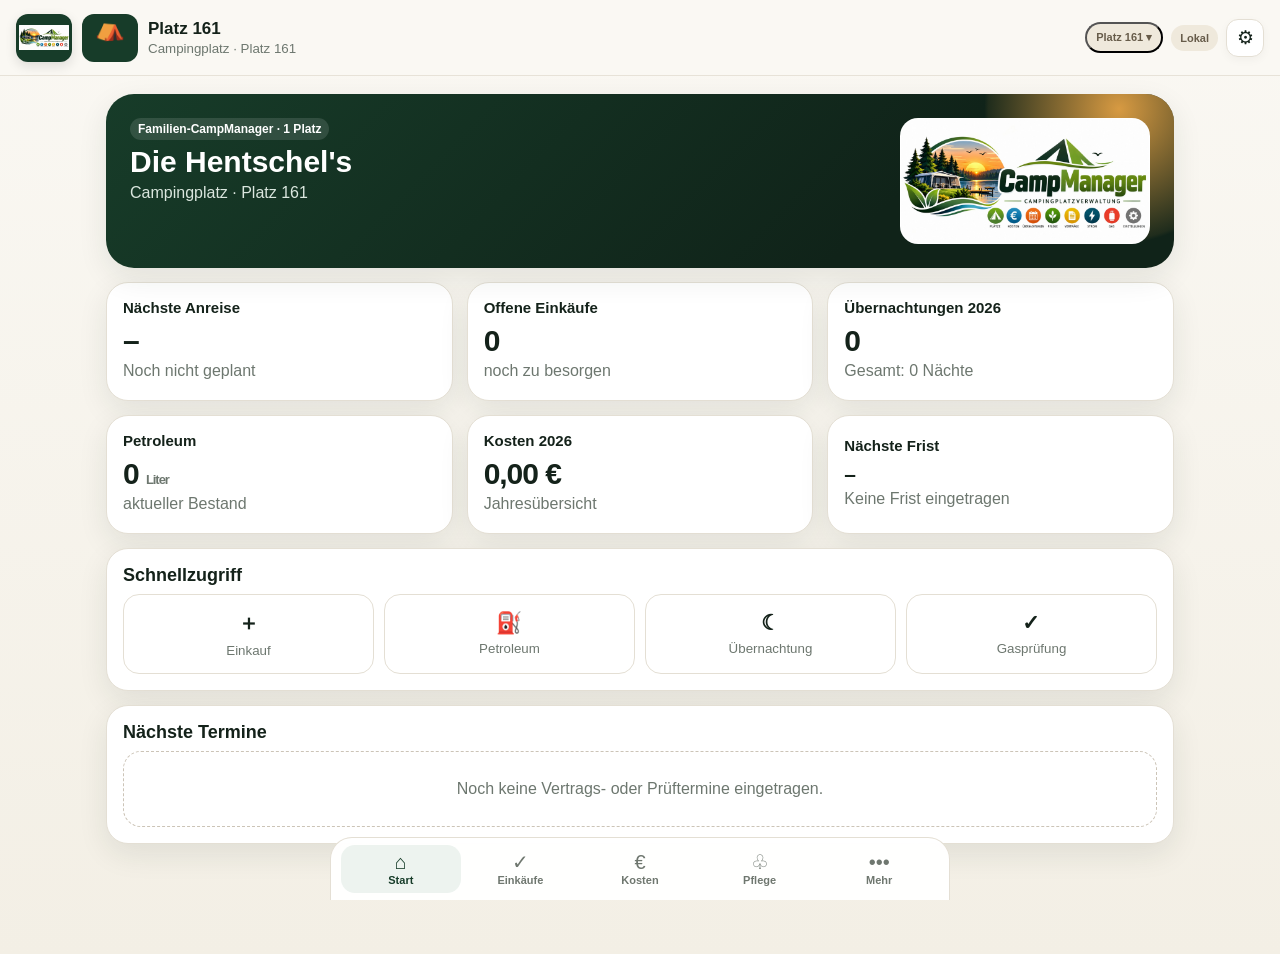
<file: index 2.html>
<!doctype html>
<html lang="de">
<head>
<meta charset="utf-8">
<meta name="viewport" content="width=device-width,initial-scale=1,viewport-fit=cover">
<meta name="theme-color" content="#173c29">
<meta name="apple-mobile-web-app-capable" content="yes">
<meta name="apple-mobile-web-app-status-bar-style" content="default">
<meta name="apple-mobile-web-app-title" content="CampManager">
<title>CampManager – Platz 161 · Kalender</title>
<link rel="apple-touch-icon" href="apple-touch-icon.png">
<style>
:root{
  --bg:#f5f2ea;--card:#fff;--ink:#14221a;--muted:#6d776f;--line:#e4dfd4;
  --green:#173c29;--green2:#2f6a49;--soft:#edf3ef;--gold:#c98a34;--warn:#8a5a12;
  --danger:#a84032;--dangerbg:#fae8e4;--shadow:0 10px 30px rgba(26,42,31,.09);
  --radius:22px;--safe:env(safe-area-inset-bottom,0px)
}
*{box-sizing:border-box}
html{background:var(--bg);-webkit-text-size-adjust:100%}
body{margin:0;font-family:Inter,ui-sans-serif,-apple-system,BlinkMacSystemFont,"Segoe UI",sans-serif;color:var(--ink);background:linear-gradient(180deg,#faf8f3 0,#f3efe5 100%);min-height:100vh}
button,input,select,textarea{font:inherit}button{cursor:pointer}
.hidden{display:none!important}
.topbar{position:sticky;top:0;z-index:30;height:76px;padding:10px 16px;display:flex;align-items:center;justify-content:space-between;background:rgba(250,248,243,.95);backdrop-filter:blur(18px);border-bottom:1px solid rgba(228,223,212,.85)}
.brand{display:flex;align-items:center;gap:10px;border:0;background:transparent;padding:0;text-align:left;color:inherit;min-width:0}
.brand-logo{width:56px;height:48px;object-fit:contain;padding:3px;background:#fff;border-radius:12px;box-shadow:0 4px 12px rgba(0,0,0,.12);background:var(--green)}
.brand-fallback{width:56px;height:48px;border-radius:12px;background:var(--green);color:#fff;display:none;place-items:center;font-size:24px}
.brand span{display:flex;flex-direction:column;min-width:0}.brand strong{font-size:17px}.brand small{color:var(--muted);margin-top:2px;white-space:nowrap;overflow:hidden;text-overflow:ellipsis;max-width:210px}
.top-actions{display:flex;align-items:center;gap:8px}
.status{font-size:11px;font-weight:800;padding:7px 9px;border-radius:999px;background:#efe9dc;color:#675c4a;white-space:nowrap}
.status.cloud{background:#e3f2e8;color:#24593a}.status.syncing{background:#fff0d2;color:#7b5720}.status.error{background:#f8ded8;color:#7e3228}
.icon-btn{width:38px;height:38px;border-radius:12px;border:1px solid var(--line);background:#fff;color:var(--ink);display:grid;place-items:center;font-size:19px;box-shadow:0 3px 10px rgba(0,0,0,.04)}
.app-shell{max-width:1100px;margin:0 auto;padding:18px 16px calc(98px + var(--safe))}
.view{display:none}.view.active{display:block}
.view-head{display:flex;align-items:end;justify-content:space-between;gap:14px;margin-bottom:16px}
.view-head h1{margin:0;font-size:27px}.view-head p{margin:4px 0 0;color:var(--muted)}
.hero{background:linear-gradient(135deg,#173c29 0%,#102319 72%);color:#fff;border-radius:28px;padding:20px;display:grid;grid-template-columns:minmax(0,1.5fr) minmax(180px,.5fr);gap:18px;box-shadow:var(--shadow);overflow:hidden;position:relative}
.hero:after{content:"";position:absolute;width:280px;height:280px;border-radius:50%;right:-85px;top:-125px;background:radial-gradient(circle,#d79a42 0,rgba(215,154,66,.08) 66%,transparent 68%)}
.hero-copy{position:relative;z-index:1}.hero h1{font-size:30px;margin:5px 0}.hero p{margin:0;color:#dbe7df}.hero-logo{width:100%;height:auto;max-height:220px;object-fit:contain;background:#fff;border-radius:18px;align-self:center;position:relative;z-index:1;border:1px solid rgba(255,255,255,.15)}
.grid{display:grid;grid-template-columns:repeat(12,1fr);gap:14px;margin-top:14px}
.card{grid-column:span 4;background:var(--card);border:1px solid var(--line);border-radius:var(--radius);padding:16px;box-shadow:var(--shadow)}
.card.full{grid-column:1/-1}.card.half{grid-column:span 6}
.card h2,.card h3{margin:0 0 8px}.card h2{font-size:18px}.card h3{font-size:15px}.card p{margin:4px 0;color:var(--muted)}
.metric{font-size:30px;font-weight:850;letter-spacing:-.035em}.metric small{font-size:13px;color:var(--muted);font-weight:650}
.card-action{border:1px solid var(--line);text-align:left;width:auto;color:inherit}.card-action:active{transform:scale(.995)}
.quick-grid{display:grid;grid-template-columns:repeat(4,1fr);gap:10px}.quick{border:1px solid var(--line);background:#fff;padding:14px 12px;border-radius:16px;text-align:center;color:var(--ink)}.quick b{display:block;font-size:21px;margin-bottom:4px}.quick small{color:var(--muted)}
.section-tabs{display:flex;gap:8px;overflow:auto;padding-bottom:4px;margin-bottom:14px;scrollbar-width:none}.section-tabs::-webkit-scrollbar{display:none}
.chip{white-space:nowrap;border:1px solid var(--line);background:#fff;color:var(--ink);padding:9px 12px;border-radius:999px;font-weight:750;font-size:13px}.chip.active{background:var(--green);color:#fff;border-color:var(--green)}
.list{display:flex;flex-direction:column;gap:9px}
.row{display:flex;align-items:center;gap:12px;padding:13px 14px;border-radius:16px;background:#fff;border:1px solid var(--line)}
.row-main{flex:1;min-width:0}.row-title{font-weight:780;overflow-wrap:anywhere}.row-sub{font-size:13px;color:var(--muted);margin-top:3px;overflow-wrap:anywhere}
.row-actions{display:flex;gap:6px;flex-shrink:0}.mini{border:1px solid var(--line);background:#fff;border-radius:10px;padding:7px 9px}.danger{color:var(--danger)}.done .row-title{text-decoration:line-through;color:var(--muted)}
.btn{border:0;background:var(--green);color:#fff;font-weight:800;padding:11px 15px;border-radius:13px}.btn.secondary{background:#fff;color:var(--ink);border:1px solid var(--line)}.btn.danger{background:var(--danger);color:#fff}.btn.block{width:100%}.btn:disabled{opacity:.55;cursor:not-allowed}
.toolbar{display:flex;gap:8px;flex-wrap:wrap;margin:10px 0 14px}
.empty{padding:28px 16px;border:1px dashed #ccc4b7;border-radius:18px;text-align:center;color:var(--muted);background:rgba(255,255,255,.45)}
.form-grid{display:grid;grid-template-columns:1fr 1fr;gap:12px}.field{display:flex;flex-direction:column;gap:6px}.field.full{grid-column:1/-1}.field label{font-size:13px;font-weight:800}.field input,.field select,.field textarea{border:1px solid #dcd5c8;background:#fff;border-radius:12px;padding:11px 12px;color:var(--ink);outline:none;width:100%}.field textarea{min-height:92px;resize:vertical}.field input:focus,.field select:focus,.field textarea:focus{border-color:#7aa08a;box-shadow:0 0 0 3px rgba(65,113,82,.12)}
.modal{border:0;background:transparent;padding:0;width:min(650px,calc(100vw - 20px));max-height:92vh}.modal::backdrop{background:rgba(9,20,14,.55);backdrop-filter:blur(4px)}.modal-card{background:#faf8f3;border-radius:24px;border:1px solid var(--line);padding:16px;box-shadow:0 30px 90px rgba(0,0,0,.28);max-height:92vh;overflow:auto}.modal-head{display:flex;align-items:center;justify-content:space-between;gap:12px;margin-bottom:14px}.modal-head h2{margin:0}.modal-actions{display:flex;justify-content:flex-end;gap:8px;margin-top:16px;flex-wrap:wrap}
.bottom-nav{position:fixed;z-index:25;bottom:0;left:0;right:0;padding:7px 10px calc(7px + var(--safe));display:grid;grid-template-columns:repeat(5,1fr);background:rgba(255,255,255,.96);backdrop-filter:blur(16px);border-top:1px solid var(--line)}
.nav-btn{border:0;background:transparent;color:#6f776f;border-radius:14px;padding:7px 5px;display:flex;flex-direction:column;align-items:center;gap:2px}.nav-btn span{font-size:20px;line-height:1}.nav-btn small{font-size:11px;font-weight:800}.nav-btn.active{color:var(--green);background:#edf3ef}
.toast{position:fixed;z-index:120;left:50%;bottom:90px;max-width:calc(100vw - 24px);transform:translate(-50%,20px);opacity:0;pointer-events:none;background:#102219;color:#fff;padding:11px 15px;border-radius:999px;font-weight:700;box-shadow:var(--shadow);transition:.2s;text-align:center}.toast.show{opacity:1;transform:translate(-50%,0)}
.badge{display:inline-flex;align-items:center;border-radius:999px;background:#eef2ee;color:#31543e;padding:4px 8px;font-size:12px;font-weight:800}.badge.hero-badge{background:rgba(255,255,255,.12);color:#fff}.badge.warn{background:#fff0d2;color:#7b5720}.badge.bad{background:#f8ded8;color:#7e3228}
.cost-bars{display:flex;flex-direction:column;gap:9px}.cost-line{display:grid;grid-template-columns:130px 1fr 90px;gap:9px;align-items:center;font-size:13px}.bar{height:9px;background:#eee8dc;border-radius:999px;overflow:hidden}.bar i{display:block;height:100%;background:linear-gradient(90deg,var(--green2),var(--gold))}.right{text-align:right}
.notice{background:#f7f3e9;border:1px solid #e5dcc6;border-radius:16px;padding:12px;margin:12px 0}.notice.good{background:#e9f4ed;border-color:#cfe3d6}.notice.bad{background:var(--dangerbg);border-color:#ecc8c1}.small-note{font-size:12px;color:var(--muted);line-height:1.45}.codebox{background:#132019;color:#e7efe9;padding:12px;border-radius:14px;white-space:pre-wrap;overflow:auto;font:12px ui-monospace,SFMono-Regular,Menlo,monospace;max-height:260px}.divider{height:1px;background:var(--line);margin:16px 0}.kpi{display:flex;align-items:center;justify-content:space-between;gap:12px}.kpi strong{font-size:18px}.overdue{border-color:#ecc8c1;background:#fff9f7}
@media(max-width:760px){
  .hero{grid-template-columns:1fr}.hero-logo{max-height:260px}.card,.card.half{grid-column:1/-1}
  .quick-grid{grid-template-columns:repeat(2,1fr)}.form-grid{grid-template-columns:1fr}.field.full{grid-column:auto}
  .cost-line{grid-template-columns:105px 1fr 78px}.view-head h1{font-size:24px}.brand small{max-width:160px}
}
@media(min-width:900px){.bottom-nav{left:50%;right:auto;transform:translateX(-50%);width:620px;border:1px solid var(--line);border-bottom:0;border-radius:22px 22px 0 0}.app-shell{padding-bottom:110px}.hero{padding:24px}}
</style>
</head>
<body>
<header class="topbar">
  <button class="brand" id="brandBtn" aria-label="Startseite">
    <img id="brandLogo" class="brand-logo" src="logo.jpg" alt="CampManager Logo">
    <span id="brandFallback" class="brand-fallback">⛺</span>
    <span><strong>Platz 161</strong><small id="campNameTop">Campingverwaltung</small></span>
  </button>
  <div class="top-actions">
    <button id="placeSwitchBtn" class="status" type="button" aria-label="Stellplatz wechseln">Platz</button>
    <span id="syncBadge" class="status">Lokal</span>
    <button id="accountBtn" class="icon-btn" aria-label="Konto und Einstellungen">⚙</button>
  </div>
</header>

<main class="app-shell" id="app">
  <section id="view-dashboard" class="view active"></section>
  <section id="view-shopping" class="view"></section>
  <section id="view-costs" class="view"></section>
  <section id="view-care" class="view"></section>
  <section id="view-more" class="view"></section>
</main>

<nav class="bottom-nav" aria-label="Hauptnavigation">
  <button class="nav-btn active" data-view="dashboard"><span>⌂</span><small>Start</small></button>
  <button class="nav-btn" data-view="shopping"><span>✓</span><small>Einkäufe</small></button>
  <button class="nav-btn" data-view="costs"><span>€</span><small>Kosten</small></button>
  <button class="nav-btn" data-view="care"><span>♧</span><small>Pflege</small></button>
  <button class="nav-btn" data-view="more"><span>•••</span><small>Mehr</small></button>
</nav>

<dialog id="modal" class="modal">
  <form method="dialog" class="modal-card" id="modalCard">
    <div class="modal-head">
      <h2 id="modalTitle">Eintrag</h2>
      <button value="cancel" class="icon-btn" aria-label="Schließen">×</button>
    </div>
    <div id="modalBody"></div>
    <div id="modalActions" class="modal-actions"></div>
  </form>
</dialog>
<div id="toast" class="toast" role="status"></div>

<script>
(() => {
'use strict';

const STORAGE_KEY='campmanager_full_v4';
const CLOUD_CFG_KEY='campmanager_cloud_cfg_v2';
const CLOUD_SESSION_KEY='campmanager_cloud_session_v2';

const $=(s,r=document)=>r.querySelector(s);
const $$=(s,r=document)=>[...r.querySelectorAll(s)];
const id=()=>globalThis.crypto&&crypto.randomUUID?crypto.randomUUID():Date.now()+'-'+Math.random().toString(16).slice(2);
const esc=(v='')=>String(v).replace(/[&<>'"]/g,c=>({'&':'&amp;','<':'&lt;','>':'&gt;',"'":'&#39;','"':'&quot;'}[c]));
const today=()=>new Date().toISOString().slice(0,10);
const yearNow=()=>new Date().getFullYear();
const fmtDate=v=>v?new Date(v+'T12:00:00').toLocaleDateString('de-DE'):'–';
const money=v=>Number(v||0).toLocaleString('de-DE',{style:'currency',currency:'EUR'});
const num=(v,d=0)=>Number(v||0).toLocaleString('de-DE',{minimumFractionDigits:0,maximumFractionDigits:d});
const days=(a,b)=>a&&b?Math.max(0,Math.round((new Date(b+'T12:00:00')-new Date(a+'T12:00:00'))/86400000)):0;
const parseDate=v=>v?new Date(v+'T12:00:00'):null;

function blankPlace(name='Campingplatz',pitch='161'){
  return {
    id:id(),
    site:{campName:name,pitch:pitch,area:'',notes:''},
    nextArrival:'',
    shopping:[],
    costs:[],
    petroleum:[],
    electricity:[],
    stays:[],
    lawn:[],
    hedge:[],
    contracts:[],
    gasChecks:[]
  };
}
function defaults(){
  const first=blankPlace('Campingplatz','161');
  return {
    version:4,
    updatedAt:new Date().toISOString(),
    activePlaceId:first.id,
    places:[first],
    site:{...first.site},
    family:[
      {id:id(),name:'Marcel'},
      {id:id(),name:'Denise'},
      {id:id(),name:'Leon'},
      {id:id(),name:'Luca'}
    ],
    nextArrival:'',
    shopping:[],
    costs:[],
    petroleum:[],
    electricity:[],
    stays:[],
    lawn:[],
    hedge:[],
    contracts:[],
    gasChecks:[]
  };
}
function normalize(x){
  const d=defaults();
  if(!x||typeof x!=='object')return d;
  const o={...d,...x};
  o.site={...d.site,...(x.site||{})};
  ['family','shopping','costs','petroleum','electricity','stays','lawn','hedge','contracts','gasChecks'].forEach(k=>{if(!Array.isArray(o[k]))o[k]=d[k]});

  if(!Array.isArray(o.places)||!o.places.length){
    const migrated={
      id:id(),
      site:{...o.site},
      nextArrival:o.nextArrival||'',
      shopping:Array.isArray(o.shopping)?o.shopping:[],
      costs:Array.isArray(o.costs)?o.costs:[],
      petroleum:Array.isArray(o.petroleum)?o.petroleum:[],
      electricity:Array.isArray(o.electricity)?o.electricity:[],
      stays:Array.isArray(o.stays)?o.stays:[],
      lawn:Array.isArray(o.lawn)?o.lawn:[],
      hedge:Array.isArray(o.hedge)?o.hedge:[],
      contracts:Array.isArray(o.contracts)?o.contracts:[],
      gasChecks:Array.isArray(o.gasChecks)?o.gasChecks:[]
    };
    o.places=[migrated];
    o.activePlaceId=migrated.id;
  } else {
    o.places=o.places.map(p=>({
      id:p.id||id(),
      site:{campName:'Campingplatz',pitch:'',area:'',notes:'',...(p.site||{})},
      nextArrival:p.nextArrival||'',
      shopping:Array.isArray(p.shopping)?p.shopping:[],
      costs:Array.isArray(p.costs)?p.costs:[],
      petroleum:Array.isArray(p.petroleum)?p.petroleum:[],
      electricity:Array.isArray(p.electricity)?p.electricity:[],
      stays:Array.isArray(p.stays)?p.stays:[],
      lawn:Array.isArray(p.lawn)?p.lawn:[],
      hedge:Array.isArray(p.hedge)?p.hedge:[],
      contracts:Array.isArray(p.contracts)?p.contracts:[],
      gasChecks:Array.isArray(p.gasChecks)?p.gasChecks:[]
    }));
    if(!o.activePlaceId||!o.places.some(p=>p.id===o.activePlaceId))o.activePlaceId=o.places[0].id;
  }
  const active=o.places.find(p=>p.id===o.activePlaceId)||o.places[0];
  applyPlaceToTopLevel(o,active);
  return o;
}

const PLACE_KEYS=['nextArrival','shopping','costs','petroleum','electricity','stays','lawn','hedge','contracts','gasChecks'];

function placeSnapshotFromState(s){
  return {
    id:s.activePlaceId,
    site:{...(s.site||{})},
    nextArrival:s.nextArrival||'',
    shopping:s.shopping||[],
    costs:s.costs||[],
    petroleum:s.petroleum||[],
    electricity:s.electricity||[],
    stays:s.stays||[],
    lawn:s.lawn||[],
    hedge:s.hedge||[],
    contracts:s.contracts||[],
    gasChecks:s.gasChecks||[]
  };
}
function applyPlaceToTopLevel(target,place){
  if(!place)return;
  target.site={campName:'Campingplatz',pitch:'',area:'',notes:'',...(place.site||{})};
  target.nextArrival=place.nextArrival||'';
  target.shopping=Array.isArray(place.shopping)?place.shopping:[];
  target.costs=Array.isArray(place.costs)?place.costs:[];
  target.petroleum=Array.isArray(place.petroleum)?place.petroleum:[];
  target.electricity=Array.isArray(place.electricity)?place.electricity:[];
  target.stays=Array.isArray(place.stays)?place.stays:[];
  target.lawn=Array.isArray(place.lawn)?place.lawn:[];
  target.hedge=Array.isArray(place.hedge)?place.hedge:[];
  target.contracts=Array.isArray(place.contracts)?place.contracts:[];
  target.gasChecks=Array.isArray(place.gasChecks)?place.gasChecks:[];
}
function syncActivePlace(){
  if(!Array.isArray(state.places)||!state.activePlaceId)return;
  const ix=state.places.findIndex(p=>p.id===state.activePlaceId);
  if(ix>=0){
    state.places[ix]={
      ...state.places[ix],
      ...placeSnapshotFromState(state),
      id:state.activePlaceId
    };
  }
}
function activePlace(){
  return state.places?.find(p=>p.id===state.activePlaceId)||state.places?.[0]||null;
}
function switchPlace(placeId){
  if(!placeId||placeId===state.activePlaceId)return;
  syncActivePlace();
  const next=state.places.find(p=>p.id===placeId);
  if(!next)return;
  state.activePlaceId=placeId;
  applyPlaceToTopLevel(state,next);
  saveLocal();
  renderAll();
  scheduleCloudPush();
  toast('Zu '+(state.site.campName||'Campingplatz')+' · Platz '+(state.site.pitch||'')+' gewechselt');
}

function loadLocal(){
  try{
    const raw=localStorage.getItem(STORAGE_KEY);
    if(raw)return normalize(JSON.parse(raw));
    const old=localStorage.getItem('campmanager_full_v3')||localStorage.getItem('campmanager_full_v2')||localStorage.getItem('campmanager_full_v1')||localStorage.getItem('campmanager_onefile_v1')||localStorage.getItem('platz161_state_v4')||localStorage.getItem('platz161_state_v2');
    return old?normalize(JSON.parse(old)):defaults();
  }catch(e){console.warn(e);return defaults()}
}
let state=loadLocal();
let activeView='dashboard';
const activeTab={costs:'overview',care:'lawn',more:'stays'};
let pushTimer=null;
let cloudCfg=loadCloudCfg();
let cloudSession=loadCloudSession();
let lastCloudUpdated='';

function saveLocal(){
  syncActivePlace();
  state.updatedAt=new Date().toISOString();
  localStorage.setItem(STORAGE_KEY,JSON.stringify(state));
}
function save(){
  saveLocal();
  renderAll();
  scheduleCloudPush();
}
function toast(t){
  const e=$('#toast');e.textContent=t;e.classList.add('show');clearTimeout(e._t);e._t=setTimeout(()=>e.classList.remove('show'),2200)
}
function setSync(kind,text){
  const b=$('#syncBadge');b.className='status'+(kind?' '+kind:'');b.textContent=text;
}
function empty(t){return '<div class="empty">'+esc(t)+'</div>'}
function badge(t,cls=''){return '<span class="badge '+cls+'">'+esc(t)+'</span>'}
function totalNights(year=null){
  return state.stays.reduce((s,x)=>{
    if(!x.arrival||!x.departure)return s;
    if(year&&Number(x.arrival.slice(0,4))!==Number(year))return s;
    return s+days(x.arrival,x.departure);
  },0)
}
function petroleumStock(){
  const rows=[...state.petroleum].sort((a,b)=>String(a.date||'').localeCompare(String(b.date||''))||String(a.createdAt||'').localeCompare(String(b.createdAt||'')));
  let stock=0;
  rows.forEach(x=>{
    const liters=Number(x.liters||0);
    if(x.kind==='stock')stock=liters;
    else if(x.kind==='purchase')stock+=liters;
    else stock-=liters;
  });
  return stock;
}
function costData(y=yearNow()){
  const d={annual:0,repairs:0,purchases:0,other:0,electricity:0,petroleum:0};
  state.costs.filter(x=>Number(x.year)===Number(y)).forEach(x=>d[x.category]=(d[x.category]||0)+Number(x.amount||0));
  state.electricity.filter(x=>Number(x.year)===Number(y)).forEach(x=>d.electricity+=Number(x.cost||0)+Number(x.meterRent||0));
  state.petroleum.filter(x=>x.kind==='purchase'&&(x.date||'').startsWith(String(y))).forEach(x=>d.petroleum+=Number(x.price||0));
  return d
}
function arrivalText(){
  if(!state.nextArrival)return'Noch nicht geplant';
  const d=Math.round((parseDate(state.nextArrival)-parseDate(today()))/86400000);
  if(d===0)return'Heute';if(d===1)return'Morgen';if(d>1)return'in '+d+' Tagen';return fmtDate(state.nextArrival)
}
function nextDeadline(){
  const candidates=[];
  state.contracts.forEach(x=>{
    if(x.noticeDate)candidates.push({date:x.noticeDate,title:'Vertragsfrist',detail:x.name});
    else if(x.endDate)candidates.push({date:x.endDate,title:'Vertragsende',detail:x.name});
  });
  state.gasChecks.forEach(x=>{if(x.nextDue)candidates.push({date:x.nextDue,title:'Gasprüfung',detail:x.company||'Nächste Prüfung'})});
  candidates.sort((a,b)=>String(a.date).localeCompare(String(b.date)));
  return candidates.find(x=>x.date>=today())||null
}
function deadlineStatus(date){
  if(!date)return'';
  const d=Math.ceil((parseDate(date)-parseDate(today()))/86400000);
  if(d<0)return'Überfällig';
  if(d===0)return'Heute';
  if(d===1)return'Morgen';
  if(d<=30)return'in '+d+' Tagen';
  return fmtDate(date)
}
function tabs(section,items){return '<div class="section-tabs">'+items.map(([k,l])=>'<button class="chip '+(activeTab[section]===k?'active':'')+'" data-section="'+section+'" data-tab="'+k+'">'+esc(l)+'</button>').join('')+'</div>'}

function renderTop(){
  $('#campNameTop').textContent=(state.site.campName||'Campingplatz')+' · Platz '+(state.site.pitch||'');
  const ps=$('#placeSwitchBtn');
  if(ps)ps.textContent='Platz '+(state.site.pitch||'–')+' ▾';
  if(cloudReady()&&cloudSession&&cloudSession.access_token)setSync('cloud','Cloud');else setSync('','Lokal')
}
function renderDashboard(){
  const y=yearNow(),c=costData(y),total=Object.values(c).reduce((a,b)=>a+b,0),next=nextDeadline();
  $('#view-dashboard').innerHTML=`
  <div class="hero">
    <div class="hero-copy"><div class="badge hero-badge">Familien-CampManager · ${state.places.length} ${state.places.length===1?'Platz':'Plätze'}</div><h1>Die Hentschel's</h1><p>${esc(state.site.campName||'Campingplatz')} · Platz ${esc(state.site.pitch||'161')}</p></div>
    <img class="hero-logo" src="logo.jpg" alt="CampManager Logo" onerror="this.style.display='none'">
  </div>
  <div class="grid">
    <button class="card card-action" data-open="arrival"><h3>Nächste Anreise</h3><div class="metric">${state.nextArrival?fmtDate(state.nextArrival):'–'}</div><p>${esc(arrivalText())}</p></button>
    <button class="card card-action" data-go="shopping"><h3>Offene Einkäufe</h3><div class="metric">${state.shopping.filter(x=>!x.done).length}</div><p>noch zu besorgen</p></button>
    <button class="card card-action" data-go="more" data-tab="stays"><h3>Übernachtungen ${y}</h3><div class="metric">${totalNights(y)}</div><p>Gesamt: ${totalNights()} Nächte</p></button>
    <button class="card card-action" data-go="costs" data-tab="petroleum"><h3>Petroleum</h3><div class="metric">${num(petroleumStock(),1)} <small>Liter</small></div><p>aktueller Bestand</p></button>
    <button class="card card-action" data-go="costs" data-tab="overview"><h3>Kosten ${y}</h3><div class="metric">${money(total)}</div><p>Jahresübersicht</p></button>
    <button class="card card-action ${next&&next.date<today()?'overdue':''}" data-go="more" data-tab="${next&&next.title==='Gasprüfung'?'gas':'contracts'}"><h3>Nächste Frist</h3><div class="metric" style="font-size:21px">${next?fmtDate(next.date):'–'}</div><p>${next?esc(next.title+' · '+deadlineStatus(next.date)):'Keine Frist eingetragen'}</p></button>
    <div class="card full"><h2>Schnellzugriff</h2><div class="quick-grid">
      <button class="quick" data-add="shopping"><b>＋</b><small>Einkauf</small></button>
      <button class="quick" data-add="petroleum"><b>⛽</b><small>Petroleum</small></button>
      <button class="quick" data-add="stay"><b>☾</b><small>Übernachtung</small></button>
      <button class="quick" data-add="gas"><b>✓</b><small>Gasprüfung</small></button>
    </div></div>
    ${renderUpcoming()}
  </div>`
}
function renderUpcoming(){
  const rows=[];
  state.contracts.forEach(x=>{
    const d=x.noticeDate||x.endDate;if(d)rows.push({date:d,title:x.name,kind:x.noticeDate?'Vertragsfrist':'Vertragsende'})
  });
  state.gasChecks.forEach(x=>{if(x.nextDue)rows.push({date:x.nextDue,title:x.company||'Gasprüfung',kind:'Gasprüfung'})});
  rows.sort((a,b)=>String(a.date).localeCompare(String(b.date)));
  const upcoming=rows.filter(x=>x.date>=today()).slice(0,5);
  return `<div class="card full"><h2>Nächste Termine</h2>${upcoming.length?'<div class="list">'+upcoming.map(x=>`<div class="row"><div class="row-main"><div class="row-title">${esc(x.kind)}</div><div class="row-sub">${esc(x.title)}</div></div><div><strong>${fmtDate(x.date)}</strong><div class="row-sub">${esc(deadlineStatus(x.date))}</div></div></div>`).join('')+'</div>':empty('Noch keine Vertrags- oder Prüftermine eingetragen.')}</div>`
}

function renderShopping(){
  const rows=[...state.shopping].sort((a,b)=>Number(a.done)-Number(b.done)||String(a.name).localeCompare(String(b.name),'de'));
  $('#view-shopping').innerHTML=`<div class="view-head"><div><h1>Offene Einkäufe</h1><p>Was für den Campingplatz noch benötigt wird.</p></div></div>
  <div class="toolbar"><button class="btn" data-add="shopping">＋ Einkauf hinzufügen</button></div>
  ${rows.length?'<div class="list">'+rows.map(x=>`<div class="row ${x.done?'done':''}"><input type="checkbox" data-toggle-shopping="${x.id}" ${x.done?'checked':''}><div class="row-main"><div class="row-title">${esc(x.name)}</div><div class="row-sub">${x.quantity?esc(x.quantity):''}${x.note?' · '+esc(x.note):''}</div></div><div class="row-actions"><button class="mini" data-edit="shopping" data-id="${x.id}">✎</button><button class="mini danger" data-del="shopping" data-id="${x.id}">×</button></div></div>`).join('')+'</div>':empty('Keine offenen Einkäufe.')}`
}

function renderCosts(){
  const t=activeTab.costs;
  $('#view-costs').innerHTML=`<div class="view-head"><div><h1>Kosten & Verbrauch</h1><p>Ohne Lebensmittel und Ausflüge.</p></div></div>
  ${tabs('costs',[['overview','Übersicht'],['costs','Kosten'],['petroleum','Petroleum'],['electricity','Strom']])}
  ${t==='overview'?costOverview():t==='costs'?costRows():t==='petroleum'?petroleumRows():electricityRows()}`
}
function costOverview(){
  const y=yearNow(),d=costData(y),total=Object.values(d).reduce((a,b)=>a+b,0);
  const labels={annual:'Stellplatz/Jahresgebühr',repairs:'Reparaturen',purchases:'Neuanschaffungen',other:'Sonstiges',electricity:'Strom',petroleum:'Petroleum'};
  return `<div class="grid">
    <div class="card half"><h2>Gesamtkosten ${y}</h2><div class="metric">${money(total)}</div><p>inkl. Strom, Zählermiete und Petroleum</p></div>
    <div class="card half"><h2>Petroleum-Bestand</h2><div class="metric">${num(petroleumStock(),1)} <small>Liter</small></div></div>
    <div class="card full"><h2>Aufteilung ${y}</h2><div class="cost-bars">${Object.entries(d).map(([k,v])=>`<div class="cost-line"><span>${esc(labels[k])}</span><div class="bar"><i style="width:${total?Math.min(100,v/total*100):0}%"></i></div><strong class="right">${money(v)}</strong></div>`).join('')}</div></div>
  </div>`
}
function costRows(){
  const labels={annual:'Stellplatz/Jahresgebühr',repairs:'Reparatur',purchases:'Neuanschaffung',other:'Sonstiges'};
  const rows=[...state.costs].sort((a,b)=>Number(b.year)-Number(a.year));
  return `<div class="toolbar"><button class="btn" data-add="cost">＋ Kosten hinzufügen</button></div>${rows.length?'<div class="list">'+rows.map(x=>`<div class="row"><div class="row-main"><div class="row-title">${esc(labels[x.category]||x.category)} · ${esc(x.year)}</div><div class="row-sub">${esc(x.note||'')}</div></div><strong>${money(x.amount)}</strong><div class="row-actions"><button class="mini" data-edit="cost" data-id="${x.id}">✎</button><button class="mini danger" data-del="cost" data-id="${x.id}">×</button></div></div>`).join('')+'</div>':empty('Noch keine allgemeinen Kosten eingetragen.')}`
}
function petroleumRows(){
  const rows=[...state.petroleum].sort((a,b)=>String(b.date).localeCompare(String(a.date)));
  return `<div class="grid"><div class="card half"><h2>Aktueller Bestand</h2><div class="metric">${num(petroleumStock(),1)} <small>Liter</small></div></div><div class="card half"><h2>Buchungen</h2><div class="metric">${rows.length}</div></div></div>
  <div class="notice"><strong>Petroleum:</strong> Einkauf erhöht den Bestand, Verbrauch reduziert ihn und „Bestand setzen“ übernimmt den tatsächlich vorhandenen Literstand.</div>
  <div class="toolbar"><button class="btn" data-add="petroleum">＋ Petroleum buchen</button></div>
  ${rows.length?'<div class="list">'+rows.map(x=>`<div class="row"><div class="row-main"><div class="row-title">${x.kind==='purchase'?'Einkauf':x.kind==='stock'?'Bestand gesetzt':'Verbrauch'} · ${num(x.liters,1)} L</div><div class="row-sub">${fmtDate(x.date)}${x.note?' · '+esc(x.note):''}</div></div>${x.kind==='purchase'&&x.price?'<strong>'+money(x.price)+'</strong>':''}<div class="row-actions"><button class="mini" data-edit="petroleum" data-id="${x.id}">✎</button><button class="mini danger" data-del="petroleum" data-id="${x.id}">×</button></div></div>`).join('')+'</div>':empty('Noch keine Petroleum-Buchungen.')}`
}
function electricityRows(){
  const rows=[...state.electricity].sort((a,b)=>Number(b.year)-Number(a.year));
  return `<div class="notice"><strong>Nur Jahreswerte:</strong> Verbrauch, Stromkosten und Zählermiete.</div>
  <div class="toolbar"><button class="btn" data-add="electricity">＋ Jahreswert hinzufügen</button></div>
  ${rows.length?'<div class="list">'+rows.map(x=>`<div class="row"><div class="row-main"><div class="row-title">${esc(x.year)} · ${num(x.consumption,1)} kWh</div><div class="row-sub">Strom ${money(x.cost)} · Zählermiete ${money(x.meterRent)}</div></div><strong>${money(Number(x.cost||0)+Number(x.meterRent||0))}</strong><div class="row-actions"><button class="mini" data-edit="electricity" data-id="${x.id}">✎</button><button class="mini danger" data-del="electricity" data-id="${x.id}">×</button></div></div>`).join('')+'</div>':empty('Noch keine Strom-Jahreswerte.')}`
}

function renderCare(){
  const t=activeTab.care;
  $('#view-care').innerHTML=`<div class="view-head"><div><h1>Rasen & Hecke</h1><p>Nur die gewünschten Pflegetermine.</p></div></div>
  ${tabs('care',[['lawn','Rasen'],['hedge','Hecke']])}${t==='lawn'?lawnRows():hedgeRows()}`
}
function lawnRows(){
  const rows=[...state.lawn].sort((a,b)=>String(b.date).localeCompare(String(a.date)));
  return `<div class="toolbar"><button class="btn" data-add="lawn">＋ Rasenschnitt eintragen</button></div>
  ${rows.length?'<div class="list">'+rows.map(x=>`<div class="row"><div class="row-main"><div class="row-title">Rasen gemäht</div><div class="row-sub">${fmtDate(x.date)}${x.note?' · '+esc(x.note):''}</div></div><div class="row-actions"><button class="mini" data-edit="lawn" data-id="${x.id}">✎</button><button class="mini danger" data-del="lawn" data-id="${x.id}">×</button></div></div>`).join('')+'</div>':empty('Noch kein Rasenschnitt eingetragen.')}`
}
function hedgeRows(){
  const y=yearNow(),count=state.hedge.filter(x=>(x.date||'').startsWith(String(y))).length;
  const rows=[...state.hedge].sort((a,b)=>String(b.date).localeCompare(String(a.date)));
  return `<div class="grid"><div class="card half"><h2>Heckenschnitt ${y}</h2><div class="metric">${count}<small> / 2</small></div><p>${count>=2?'Beide Termine erfasst':'Noch '+(2-count)+' Termin(e) möglich'}</p></div></div>
  <div class="toolbar"><button class="btn" data-add="hedge" ${count>=2?'disabled':''}>＋ Heckenschnitt eintragen</button></div>
  ${rows.length?'<div class="list">'+rows.map(x=>`<div class="row"><div class="row-main"><div class="row-title">Hecke geschnitten</div><div class="row-sub">${fmtDate(x.date)}${x.note?' · '+esc(x.note):''}</div></div><div class="row-actions"><button class="mini" data-edit="hedge" data-id="${x.id}">✎</button><button class="mini danger" data-del="hedge" data-id="${x.id}">×</button></div></div>`).join('')+'</div>':empty('Noch kein Heckenschnitt eingetragen.')}`
}

function renderMore(){
  const t=activeTab.more;
  $('#view-more').innerHTML=`<div class="view-head"><div><h1>Verwaltung</h1><p>Übernachtungen, Verträge, Gasprüfung und Stellplatz.</p></div></div>
  ${tabs('more',[['stays','Übernachtungen'],['calendar','Kalender'],['contracts','Verträge'],['gas','Gasprüfung'],['site','Stellplatz'],['family','Familie']])}
  ${t==='stays'?stayRows():t==='calendar'?calendarPanel():t==='contracts'?contractRows():t==='gas'?gasRows():t==='site'?sitePanel():familyPanel()}`
}
function stayRows(){
  const rows=[...state.stays].sort((a,b)=>String(b.arrival).localeCompare(String(a.arrival)));
  return `<div class="grid"><div class="card half"><h2>Dieses Jahr</h2><div class="metric">${totalNights(yearNow())}</div><p>Übernachtungen ${yearNow()}</p></div><div class="card half"><h2>Gesamt</h2><div class="metric">${totalNights()}</div><p>Übernachtungen</p></div></div>
  <div class="toolbar"><button class="btn" data-add="stay">＋ Aufenthalt hinzufügen</button></div>
  ${rows.length?'<div class="list">'+rows.map(x=>`<div class="row"><div class="row-main"><div class="row-title">${fmtDate(x.arrival)} – ${fmtDate(x.departure)}</div><div class="row-sub">${days(x.arrival,x.departure)} Übernachtungen${x.people?' · '+esc(x.people):''}${x.note?' · '+esc(x.note):''}</div></div><div class="row-actions"><button class="mini" data-cal="stay" data-id="${x.id}" title="Zum Kalender">📅</button><button class="mini" data-edit="stay" data-id="${x.id}">✎</button><button class="mini danger" data-del="stay" data-id="${x.id}">×</button></div></div>`).join('')+'</div>':empty('Noch keine Aufenthalte eingetragen.')}`
}
function contractRows(){
  const rows=[...state.contracts].sort((a,b)=>String(a.noticeDate||a.endDate||'9999').localeCompare(String(b.noticeDate||b.endDate||'9999')));
  return `<div class="toolbar"><button class="btn" data-add="contract">＋ Vertrag hinzufügen</button></div>
  ${rows.length?'<div class="list">'+rows.map(x=>{
    const d=x.noticeDate||x.endDate,over=d&&d<today();
    return `<div class="row ${over?'overdue':''}"><div class="row-main"><div class="row-title">${esc(x.name)}</div><div class="row-sub">${x.provider?esc(x.provider)+' · ':''}${x.startDate?'Beginn '+fmtDate(x.startDate)+' · ':''}${x.noticeDate?'Frist '+fmtDate(x.noticeDate)+' · ':''}${x.endDate?'Ende '+fmtDate(x.endDate):''}${x.annualCost?' · '+money(x.annualCost)+'/Jahr':''}</div>${d?'<div class="row-sub">'+esc(deadlineStatus(d))+'</div>':''}</div><div class="row-actions"><button class="mini" data-cal="contract" data-id="${x.id}" title="Zum Kalender">📅</button><button class="mini" data-edit="contract" data-id="${x.id}">✎</button><button class="mini danger" data-del="contract" data-id="${x.id}">×</button></div></div>`
  }).join('')+'</div>':empty('Noch keine Verträge eingetragen.')}`
}
function gasRows(){
  const rows=[...state.gasChecks].sort((a,b)=>String(b.date).localeCompare(String(a.date)));
  return `<div class="toolbar"><button class="btn" data-add="gas">＋ Gasprüfung hinzufügen</button></div>
  ${rows.length?'<div class="list">'+rows.map(x=>`<div class="row ${x.nextDue&&x.nextDue<today()?'overdue':''}"><div class="row-main"><div class="row-title">Prüfung ${fmtDate(x.date)} · ${esc(x.result||'')}</div><div class="row-sub">Nächste Prüfung: ${fmtDate(x.nextDue)}${x.company?' · '+esc(x.company):''}${x.cost?' · '+money(x.cost):''}</div>${x.nextDue?'<div class="row-sub">'+esc(deadlineStatus(x.nextDue))+'</div>':''}${x.notes?'<div class="row-sub">'+esc(x.notes)+'</div>':''}</div><div class="row-actions"><button class="mini" data-cal="gas" data-id="${x.id}" title="Zum Kalender">📅</button><button class="mini" data-edit="gas" data-id="${x.id}">✎</button><button class="mini danger" data-del="gas" data-id="${x.id}">×</button></div></div>`).join('')+'</div>':empty('Noch keine Gasprüfung eingetragen.')}`
}

function calendarEvents(){
  const out=[];
  if(state.nextArrival){
    out.push({
      type:'arrival',id:'arrival',date:state.nextArrival,endDate:state.nextArrival,
      title:'Anreise Campingplatz – Platz '+(state.site.pitch||'161'),
      description:(state.site.campName||'Campingplatz')+' · Platz '+(state.site.pitch||'161')
    });
  }
  state.stays.forEach(x=>{
    if(x.arrival)out.push({
      type:'stay',id:x.id,date:x.arrival,endDate:x.departure||x.arrival,
      title:'Camping-Aufenthalt – Platz '+(state.site.pitch||'161'),
      description:[x.people,x.note].filter(Boolean).join(' · ')
    });
  });
  state.contracts.forEach(x=>{
    const d=x.noticeDate||x.endDate;
    if(d)out.push({
      type:'contract',id:x.id,date:d,endDate:d,
      title:(x.noticeDate?'Vertragsfrist: ':'Vertragsende: ')+(x.name||'Vertrag'),
      description:[x.provider,x.notes].filter(Boolean).join(' · ')
    });
  });
  state.gasChecks.forEach(x=>{
    if(x.nextDue)out.push({
      type:'gas',id:x.id,date:x.nextDue,endDate:x.nextDue,
      title:'Gasprüfung – '+(x.company||'Campingplatz'),
      description:[x.result,x.notes].filter(Boolean).join(' · ')
    });
  });
  return out.sort((a,b)=>String(a.date).localeCompare(String(b.date)));
}
function icsDate(date,addDays=0){
  const d=new Date(date+'T12:00:00');
  if(addDays)d.setDate(d.getDate()+addDays);
  return d.getFullYear()+String(d.getMonth()+1).padStart(2,'0')+String(d.getDate()).padStart(2,'0');
}
function icsEscape(v=''){
  return String(v).replace(/\\/g,'\\\\').replace(/\n/g,'\\n').replace(/,/g,'\\,').replace(/;/g,'\\;');
}
function icsEvent(ev){
  return [
    'BEGIN:VEVENT',
    'UID:'+icsEscape((ev.type||'event')+'-'+(ev.id||id())+'@campmanager'),
    'DTSTAMP:'+new Date().toISOString().replace(/[-:]/g,'').replace(/\.\d{3}Z$/,'Z'),
    'DTSTART;VALUE=DATE:'+icsDate(ev.date),
    'DTEND;VALUE=DATE:'+icsDate(ev.endDate||ev.date,1),
    'SUMMARY:'+icsEscape(ev.title||'CampManager Termin'),
    ev.description?'DESCRIPTION:'+icsEscape(ev.description):'',
    'END:VEVENT'
  ].filter(Boolean).join('\r\n');
}
async function exportIcs(events,filename='campmanager-kalender.ics'){
  if(!events||!events.length){toast('Keine Kalendereinträge vorhanden');return;}
  const content=['BEGIN:VCALENDAR','VERSION:2.0','PRODID:-//CampManager//DE','CALSCALE:GREGORIAN','METHOD:PUBLISH',...events.map(icsEvent),'END:VCALENDAR'].join('\r\n');
  const blob=new Blob([content],{type:'text/calendar;charset=utf-8'});
  const file=new File([blob],filename,{type:'text/calendar'});
  if(navigator.share && navigator.canShare && navigator.canShare({files:[file]})){
    try{
      await navigator.share({files:[file],title:'CampManager Kalender'});
      return;
    }catch(e){
      if(e && e.name==='AbortError')return;
    }
  }
  const url=URL.createObjectURL(blob);
  const a=document.createElement('a');
  a.href=url;a.download=filename;document.body.appendChild(a);a.click();a.remove();
  setTimeout(()=>URL.revokeObjectURL(url),1500);
  toast(events.length===1?'Kalendertermin erstellt':'Kalenderdatei erstellt');
}
function addOneCalendar(type,itemId){
  const ev=type==='arrival'
    ? calendarEvents().find(x=>x.type==='arrival')
    : calendarEvents().find(x=>x.type===type&&String(x.id)===String(itemId));
  if(!ev){toast('Kein Datum für diesen Termin vorhanden');return;}
  exportIcs([ev],'campmanager-'+type+'-'+ev.date+'.ics');
}
function calendarPanel(){
  const rows=calendarEvents();
  const upcoming=rows.filter(x=>x.date>=today());
  return `<div class="notice good"><strong>iPhone-/Apple-Kalender</strong><br>Über 📅 wird eine Kalenderdatei erstellt. Auf dem iPhone öffnet sich – je nach Browser – das Teilen-Menü oder die .ics-Datei; dort kannst du den Termin dem Kalender hinzufügen.</div>
  <div class="toolbar">
    <button class="btn" id="exportCalendarAll">📅 Alle Termine exportieren</button>
    <button class="btn secondary" id="exportCalendarUpcoming">Nur zukünftige Termine</button>
  </div>
  ${upcoming.length?'<div class="list">'+upcoming.map(x=>`<div class="row"><div class="row-main"><div class="row-title">${esc(x.title)}</div><div class="row-sub">${fmtDate(x.date)}${x.endDate&&x.endDate!==x.date?' – '+fmtDate(x.endDate):''}</div></div><button class="mini" data-cal="${x.type}" data-id="${x.id}">📅</button></div>`).join('')+'</div>':empty('Keine zukünftigen Kalendereinträge.')}`;
}

function sitePanel(){
  const places=[...state.places];
  return `<div class="grid">
    <div class="card half"><h2>Aktiver Stellplatz</h2><div class="metric">${esc(state.site.pitch||'–')}</div><p>${esc(state.site.campName||'Campingplatz')}</p>${state.site.area?'<p>'+esc(state.site.area)+' m²</p>':''}<div class="toolbar"><button class="btn secondary" data-open="site">Bearbeiten</button></div></div>
    <div class="card half"><h2>Nächste Anreise</h2><div class="metric" style="font-size:22px">${state.nextArrival?fmtDate(state.nextArrival):'–'}</div><p>${esc(arrivalText())}</p><div class="toolbar"><button class="btn secondary" data-open="arrival">Planen</button>${state.nextArrival?'<button class="btn secondary" data-cal="arrival">📅 Zum Kalender</button>':''}</div></div>
    <div class="card full">
      <div class="kpi"><div><h2>Meine Stellplätze</h2><p>Jeder Platz hat eigene Kosten, Bestände, Termine und Übernachtungen.</p></div><button class="btn" data-place-add>＋ Platz hinzufügen</button></div>
      <div class="list" style="margin-top:12px">
        ${places.map(p=>{
          const active=p.id===state.activePlaceId;
          return `<div class="row ${active?'notice good':''}">
            <div class="row-main">
              <div class="row-title">${esc(p.site?.campName||'Campingplatz')} · Platz ${esc(p.site?.pitch||'–')} ${active?'<span class="badge">Aktiv</span>':''}</div>
              <div class="row-sub">${p.site?.area?esc(p.site.area)+' m² · ':''}${p.site?.notes?esc(p.site.notes):'Keine Notiz'}</div>
            </div>
            <div class="row-actions">
              ${active?'':`<button class="mini" data-place-switch="${p.id}">Wechseln</button>`}
              <button class="mini" data-place-edit="${p.id}">✎</button>
              ${places.length>1?`<button class="mini danger" data-place-delete="${p.id}">×</button>`:''}
            </div>
          </div>`
        }).join('')}
      </div>
    </div>
    ${state.site.notes?'<div class="card full"><h2>Notizen</h2><p>'+esc(state.site.notes)+'</p></div>':''}
  </div>`;
}
function familyPanel(){
  return `<div class="notice">Diese Personen dienen nur der Übersicht. Für die Cloud-Synchronisierung nutzt ihr auf allen Geräten dasselbe Familienkonto.</div>
  <div class="toolbar"><button class="btn" data-add="family">＋ Person hinzufügen</button></div>
  <div class="list">${state.family.map(x=>`<div class="row"><div class="row-main"><div class="row-title">${esc(x.name)}</div></div><div class="row-actions"><button class="mini" data-edit="family" data-id="${x.id}">✎</button><button class="mini danger" data-del="family" data-id="${x.id}">×</button></div></div>`).join('')}</div>`
}

function showView(v){
  activeView=v;
  $$('.view').forEach(x=>x.classList.toggle('active',x.id==='view-'+v));
  $$('.nav-btn').forEach(x=>x.classList.toggle('active',x.dataset.view===v));
  window.scrollTo(0,0)
}
function renderAll(){renderTop();renderDashboard();renderShopping();renderCosts();renderCare();renderMore();showView(activeView)}

function modal(title,body,actions=''){
  $('#modalTitle').textContent=title;$('#modalBody').innerHTML=body;$('#modalActions').innerHTML=actions;$('#modal').showModal()
}
const field=(l,n,v='',t='text',extra='')=>`<div class="field"><label>${esc(l)}</label><input name="${n}" type="${t}" value="${esc(v??'')}" ${extra}></div>`;
const area=(l,n,v='')=>`<div class="field full"><label>${esc(l)}</label><textarea name="${n}">${esc(v??'')}</textarea></div>`;
const select=(l,n,v,opts)=>`<div class="field"><label>${esc(l)}</label><select name="${n}">${opts.map(([a,b])=>`<option value="${esc(a)}" ${String(v)===String(a)?'selected':''}>${esc(b)}</option>`).join('')}</select></div>`;
const saveButtons=()=>`<button value="cancel" class="btn secondary">Abbrechen</button><button type="button" class="btn" data-modal-save>Speichern</button>`;
const mapType=t=>({shopping:'shopping',cost:'costs',petroleum:'petroleum',electricity:'electricity',lawn:'lawn',hedge:'hedge',stay:'stays',contract:'contracts',gas:'gasChecks',family:'family'})[t];

function openEditor(type,existing=null){
  const x=existing||{};let title='Eintrag',body='';
  if(type==='shopping'){title=existing?'Einkauf bearbeiten':'Einkauf hinzufügen';body=`<div class="form-grid">${field('Artikel / Sache','name',x.name,'text','required')}${field('Menge','quantity',x.quantity)}${area('Notiz','note',x.note)}</div>`}
  if(type==='cost'){title=existing?'Kosten bearbeiten':'Kosten hinzufügen';body=`<div class="form-grid">${select('Kategorie','category',x.category||'annual',[['annual','Stellplatz/Jahresgebühr'],['repairs','Reparatur'],['purchases','Neuanschaffung'],['other','Sonstiges']])}${field('Jahr','year',x.year||yearNow(),'number','min="2000" max="2200" required')}${field('Betrag €','amount',x.amount,'number','step="0.01" min="0" required')}${area('Notiz','note',x.note)}</div>`}
  if(type==='petroleum'){title=existing?'Petroleum bearbeiten':'Petroleum buchen';body=`<div class="form-grid">${select('Art','kind',x.kind||'purchase',[['purchase','Einkauf'],['usage','Verbrauch'],['stock','Bestand setzen']])}${field('Datum','date',x.date||today(),'date','required')}${field('Liter','liters',x.liters,'number','step="0.1" min="0" required')}${field('Preis gesamt € (nur Einkauf)','price',x.price,'number','step="0.01" min="0"')}${area('Notiz','note',x.note)}<div class="field full"><div class="notice"><strong>Bestand setzen:</strong> Trage hier den aktuell tatsächlich vorhandenen Petroleum-Bestand ein. Ab diesem Wert werden spätere Einkäufe und Verbräuche weitergerechnet.</div></div></div>`}
  if(type==='electricity'){title=existing?'Stromwert bearbeiten':'Strom-Jahreswert';body=`<div class="form-grid">${field('Jahr','year',x.year||yearNow(),'number','min="2000" max="2200" required')}${field('Verbrauch kWh','consumption',x.consumption,'number','step="0.1" min="0" required')}${field('Stromkosten €','cost',x.cost,'number','step="0.01" min="0"')}${field('Zählermiete €','meterRent',x.meterRent,'number','step="0.01" min="0"')}</div>`}
  if(type==='lawn'||type==='hedge'){title=type==='lawn'?'Rasenschnitt':'Heckenschnitt';body=`<div class="form-grid">${field('Datum','date',x.date||today(),'date','required')}${area('Notiz','note',x.note)}</div>`}
  if(type==='stay'){title=existing?'Aufenthalt bearbeiten':'Aufenthalt hinzufügen';body=`<div class="form-grid">${field('Anreise','arrival',x.arrival||today(),'date','required')}${field('Abreise','departure',x.departure,'date','required')}${field('Personen','people',x.people)}${area('Notiz','note',x.note)}</div>`}
  if(type==='contract'){title=existing?'Vertrag bearbeiten':'Vertrag hinzufügen';body=`<div class="form-grid">${field('Vertrag','name',x.name,'text','required')}${field('Anbieter','provider',x.provider)}${field('Vertragsbeginn','startDate',x.startDate,'date')}${field('Vertragsende','endDate',x.endDate,'date')}${field('Kündigungs-/Prüffrist','noticeDate',x.noticeDate,'date')}${field('Kosten pro Jahr €','annualCost',x.annualCost,'number','step="0.01" min="0"')}${area('Notiz','notes',x.notes)}</div>`}
  if(type==='gas'){title=existing?'Gasprüfung bearbeiten':'Gasprüfung hinzufügen';body=`<div class="form-grid">${field('Prüfdatum','date',x.date||today(),'date','required')}${field('Nächste Prüfung','nextDue',x.nextDue,'date')}${select('Ergebnis','result',x.result||'bestanden',[['bestanden','Bestanden'],['maengel','Mängel'],['offen','Offen']])}${field('Prüfer / Firma','company',x.company)}${field('Kosten €','cost',x.cost,'number','step="0.01" min="0"')}${area('Notiz / Mängel','notes',x.notes)}</div>`}
  if(type==='family'){title=existing?'Person bearbeiten':'Person hinzufügen';body=`<div class="form-grid">${field('Name','name',x.name,'text','required')}</div>`}
  modal(title,`<form id="editForm">${body}</form>`,saveButtons());
  $('[data-modal-save]').onclick=()=>saveEditor(type,existing&&existing.id?existing.id:null)
}
function saveEditor(type,existingId){
  const f=$('#editForm');if(!f.reportValidity())return;
  const key=mapType(type),arr=state[key],old=existingId?arr.find(x=>x.id===existingId):null;
  const item={...Object.fromEntries(new FormData(f).entries()),id:existingId||id(),createdAt:old?.createdAt||new Date().toISOString()};
  if(type==='shopping')item.done=old?!!old.done:false;
  if(type==='stay'&&item.departure<item.arrival){toast('Abreise darf nicht vor der Anreise liegen');return}
  if(type==='electricity'&&!existingId&&state.electricity.some(x=>String(x.year)===String(item.year))){toast('Für dieses Jahr existiert bereits ein Stromwert');return}
  if(type==='hedge'&&!existingId){
    const y=(item.date||'').slice(0,4);
    if(y&&state.hedge.filter(x=>(x.date||'').startsWith(y)).length>=2){toast('Für '+y+' sind bereits 2 Heckenschnitte eingetragen');return}
  }
  if(old)Object.assign(old,item);else arr.push(item);
  $('#modal').close();save();toast('Gespeichert')
}
function removeItem(type,itemId){
  if(!confirm('Eintrag wirklich löschen?'))return;
  const key=mapType(type);state[key]=state[key].filter(x=>x.id!==itemId);save()
}
function editItem(type,itemId){const x=state[mapType(type)].find(x=>x.id===itemId);if(x)openEditor(type,x)}

function openPlaceSwitcher(){
  const rows=state.places.map(p=>`
    <button type="button" class="row" data-place-switch="${p.id}" style="width:100%;text-align:left">
      <div class="row-main">
        <div class="row-title">${esc(p.site?.campName||'Campingplatz')} · Platz ${esc(p.site?.pitch||'–')}</div>
        <div class="row-sub">${p.id===state.activePlaceId?'Aktiver Platz':'Antippen zum Wechseln'}</div>
      </div>
      ${p.id===state.activePlaceId?'<span class="badge">Aktiv</span>':'›'}
    </button>`).join('');
  modal('Stellplatz wechseln',`<div class="list">${rows}</div><div class="toolbar"><button type="button" class="btn" data-place-add>＋ Neuer Platz</button></div>`,'<button value="cancel" class="btn secondary">Schließen</button>');
}
function openPlaceEditor(placeId=null){
  const existing=placeId?state.places.find(p=>p.id===placeId):null;
  const x=existing?.site||{campName:'',pitch:'',area:'',notes:''};
  modal(existing?'Stellplatz bearbeiten':'Stellplatz hinzufügen',`<form id="placeForm"><div class="form-grid">
    ${field('Campingplatz / Name','campName',x.campName,'text','required')}
    ${field('Stellplatznummer','pitch',x.pitch,'text','required')}
    ${field('Fläche m²','area',x.area,'number','step="0.1" min="0"')}
    ${area('Notizen','notes',x.notes)}
  </div></form>`,saveButtons());
  $('[data-modal-save]').onclick=()=>{
    const f=$('#placeForm');if(!f.reportValidity())return;
    const d=Object.fromEntries(new FormData(f).entries());
    if(existing){
      existing.site={...existing.site,...d};
      if(existing.id===state.activePlaceId)state.site={...existing.site};
    }else{
      syncActivePlace();
      const p=blankPlace(d.campName,d.pitch);
      p.site={...p.site,...d};
      state.places.push(p);
      state.activePlaceId=p.id;
      applyPlaceToTopLevel(state,p);
    }
    $('#modal').close();save();toast(existing?'Stellplatz gespeichert':'Stellplatz hinzugefügt');
  };
}
function deletePlace(placeId){
  if(state.places.length<=1){toast('Mindestens ein Stellplatz muss bleiben');return}
  const p=state.places.find(x=>x.id===placeId);if(!p)return;
  if(!confirm((p.site?.campName||'Campingplatz')+' · Platz '+(p.site?.pitch||'')+' wirklich löschen?'))return;
  const wasActive=placeId===state.activePlaceId;
  state.places=state.places.filter(x=>x.id!==placeId);
  if(wasActive){
    const next=state.places[0];
    state.activePlaceId=next.id;
    applyPlaceToTopLevel(state,next);
  }
  save();toast('Stellplatz gelöscht');
}

function openSite(){
  openPlaceEditor(state.activePlaceId);
}
function openArrival(){
  modal('Nächste Anreise',`<form id="editForm"><div class="form-grid">${field('Datum','date',state.nextArrival,'date')}</div></form>`,saveButtons());
  $('[data-modal-save]').onclick=()=>{state.nextArrival=new FormData($('#editForm')).get('date')||'';$('#modal').close();save();toast('Anreise gespeichert')}
}

/* Cloud: Supabase REST, ohne externe JavaScript-Bibliothek */
function loadCloudCfg(){try{return JSON.parse(localStorage.getItem(CLOUD_CFG_KEY)||'{}')}catch{return{}}}
function saveCloudCfg(c){cloudCfg=c;localStorage.setItem(CLOUD_CFG_KEY,JSON.stringify(c))}
function loadCloudSession(){try{return JSON.parse(localStorage.getItem(CLOUD_SESSION_KEY)||'null')}catch{return null}}
function saveCloudSession(s){cloudSession=s;if(s)localStorage.setItem(CLOUD_SESSION_KEY,JSON.stringify(s));else localStorage.removeItem(CLOUD_SESSION_KEY)}
function cloudReady(){return !!(cloudCfg&&cloudCfg.url&&cloudCfg.anonKey)}
function cloudBase(){return String(cloudCfg.url||'').replace(/\/+$/,'')}
async function api(path,{method='GET',body=null,token=null,prefer=null}={}){
  if(!cloudReady())throw new Error('Cloud nicht eingerichtet');
  const headers={'apikey':cloudCfg.anonKey,'Authorization':'Bearer '+(token||cloudCfg.anonKey)};
  if(body!==null)headers['Content-Type']='application/json';
  if(prefer)headers['Prefer']=prefer;
  const res=await fetch(cloudBase()+path,{method,headers,body:body!==null?JSON.stringify(body):undefined});
  const text=await res.text();let data=null;try{data=text?JSON.parse(text):null}catch{data=text}
  if(!res.ok)throw new Error((data&&data.msg)||(data&&data.message)||(data&&data.error_description)||('HTTP '+res.status));
  return data
}
async function refreshSession(){
  if(!cloudSession||!cloudSession.refresh_token)return false;
  try{
    const s=await api('/auth/v1/token?grant_type=refresh_token',{method:'POST',body:{refresh_token:cloudSession.refresh_token}});
    saveCloudSession(s);return true
  }catch(e){console.warn(e);saveCloudSession(null);return false}
}
async function ensureSession(){
  if(!cloudSession||!cloudSession.access_token)return false;
  if(cloudSession.expires_at&&Date.now()/1000>Number(cloudSession.expires_at)-60)return await refreshSession();
  return true
}
async function signIn(email,password){
  const s=await api('/auth/v1/token?grant_type=password',{method:'POST',body:{email,password}});
  saveCloudSession(s);return s
}
async function signUp(email,password){
  const s=await api('/auth/v1/signup',{method:'POST',body:{email,password}});
  if(s&&s.access_token)saveCloudSession(s);return s
}
async function signOut(){
  try{if(cloudSession&&cloudSession.access_token)await api('/auth/v1/logout',{method:'POST',token:cloudSession.access_token})}catch{}
  saveCloudSession(null);lastCloudUpdated='';renderAll()
}
async function pullCloud({silent=false}={}){
  if(!cloudReady()||!await ensureSession())return false;
  if(!silent)setSync('syncing','Lädt…');
  try{
    const uid=cloudSession.user&&cloudSession.user.id;if(!uid)throw new Error('Benutzer-ID fehlt');
    const rows=await api('/rest/v1/camp_states?select=user_id,data,updated_at&user_id=eq.'+encodeURIComponent(uid)+'&limit=1',{token:cloudSession.access_token});
    if(rows&&rows[0]){
      const remote=rows[0];
      if(!lastCloudUpdated||String(remote.updated_at)>String(lastCloudUpdated)){
        state=normalize(remote.data);saveLocal();lastCloudUpdated=remote.updated_at;renderAll()
      }
    }else await pushCloud({silent:true});
    setSync('cloud','Cloud');return true
  }catch(e){console.error(e);setSync('error','Cloud-Fehler');if(!silent)toast('Cloud laden fehlgeschlagen: '+e.message);return false}
}
async function pushCloud({silent=false}={}){
  if(!cloudReady()||!await ensureSession())return false;
  if(!silent)setSync('syncing','Speichert…');
  try{
    const uid=cloudSession.user&&cloudSession.user.id;if(!uid)throw new Error('Benutzer-ID fehlt');
    const updated=new Date().toISOString();
    const data=await api('/rest/v1/camp_states?on_conflict=user_id',{method:'POST',token:cloudSession.access_token,prefer:'resolution=merge-duplicates,return=representation',body:{user_id:uid,data:state,updated_at:updated}});
    lastCloudUpdated=(data&&data[0]&&data[0].updated_at)||updated;setSync('cloud','Cloud');return true
  }catch(e){console.error(e);setSync('error','Cloud-Fehler');if(!silent)toast('Cloud speichern fehlgeschlagen: '+e.message);return false}
}
function scheduleCloudPush(){
  if(!cloudReady()||!cloudSession)return;
  clearTimeout(pushTimer);pushTimer=setTimeout(()=>pushCloud({silent:true}),650)
}
function cloudSql(){
return `create table if not exists public.camp_states (
  user_id uuid primary key references auth.users(id) on delete cascade,
  data jsonb not null default '{}'::jsonb,
  updated_at timestamptz not null default now()
);

alter table public.camp_states enable row level security;

drop policy if exists "camp_select_own" on public.camp_states;
create policy "camp_select_own" on public.camp_states
for select using (auth.uid() = user_id);

drop policy if exists "camp_insert_own" on public.camp_states;
create policy "camp_insert_own" on public.camp_states
for insert with check (auth.uid() = user_id);

drop policy if exists "camp_update_own" on public.camp_states;
create policy "camp_update_own" on public.camp_states
for update using (auth.uid() = user_id) with check (auth.uid() = user_id);

drop policy if exists "camp_delete_own" on public.camp_states;
create policy "camp_delete_own" on public.camp_states
for delete using (auth.uid() = user_id);`;
}
function cloudPanel(){
  const signed=!!(cloudSession&&cloudSession.access_token);
  return `
  <div class="notice ${signed?'good':''}"><strong>${signed?'Familien-Sync aktiv':'Optionaler Familien-Sync'}</strong><br>${signed?'Angemeldet als '+esc((cloudSession.user&&cloudSession.user.email)||'Familienkonto'):'Lokal funktioniert die App sofort. Für gemeinsame Daten auf mehreren Geräten kannst du einen Supabase-Zugang eintragen.'}</div>
  <form id="cloudConfigForm"><div class="form-grid">
    ${field('Supabase Project URL','url',cloudCfg.url||'','url','placeholder="https://xxxxx.supabase.co"')}
    ${field('Supabase Anon/Public Key','anonKey',cloudCfg.anonKey||'','text','autocomplete="off"')}
  </div></form>
  <div class="toolbar"><button type="button" class="btn secondary" id="saveCloudConfig">Cloud-Daten speichern</button><button type="button" class="btn secondary" id="showSql">SQL anzeigen</button></div>
  ${cloudReady()?`<div class="divider"></div>
  ${signed?`<div class="toolbar"><button type="button" class="btn" id="pullNow">Cloud laden</button><button type="button" class="btn" id="pushNow">Cloud speichern</button><button type="button" class="btn secondary" id="logoutCloud">Abmelden</button></div>`:
  `<form id="authForm"><div class="form-grid">${field('Familien-E-Mail','email','','email','required autocomplete="email"')}${field('Passwort','password','','password','required minlength="6" autocomplete="current-password"')}</div></form><div class="toolbar"><button type="button" class="btn" id="loginCloud">Anmelden</button><button type="button" class="btn secondary" id="registerCloud">Familienkonto erstellen</button></div>`}
  <p class="small-note">Auf allen Geräten dieselbe Familien-E-Mail und dasselbe Passwort verwenden. Die App synchronisiert beim Speichern sowie beim Öffnen/Zurückkehren zur App.</p>`:''}`
}
function openAccount(){
  modal('Einstellungen & Daten',`
  <h3>Stellplätze & App</h3>
  <div class="toolbar"><button type="button" class="btn secondary" id="editSiteBtn">Aktiven Platz bearbeiten</button><button type="button" class="btn secondary" id="switchSiteBtn">Platz wechseln</button><button type="button" class="btn secondary" id="addSiteBtn">＋ Platz</button></div>
  <p class="small-note">Auf dem iPhone kannst du die Web-App über Teilen → „Zum Home-Bildschirm“ hinzufügen.</p>
  <div class="divider"></div>
  <h3>Familien-Synchronisierung</h3>${cloudPanel()}
  <div class="divider"></div>
  <h3>Kalender</h3>
  <div class="notice"><strong>Apple Kalender:</strong> Eine Web-App darf deinen Kalender nicht direkt auslesen. CampManager kann aber Anreise, Aufenthalte, Vertragsfristen und Gasprüfungen als .ics-Termine an den Kalender übergeben.</div>
  <div class="toolbar"><button type="button" class="btn secondary" id="exportCalendarSettings">📅 Kalender exportieren</button></div>
  <div class="divider"></div>
  <h3>Datensicherung</h3>
  <div class="toolbar"><button type="button" class="btn secondary" id="exportBtn">Backup exportieren</button><label class="btn secondary">Backup importieren<input id="importFile" type="file" accept="application/json" hidden></label><button type="button" class="btn danger" id="resetBtn">Lokale Daten löschen</button></div>
  `,'<button value="cancel" class="btn secondary">Schließen</button>');
  bindAccountButtons()
}
function bindAccountButtons(){
  $('#editSiteBtn').onclick=()=>{closeModal();openSite()};
  if($('#switchSiteBtn'))$('#switchSiteBtn').onclick=()=>{closeModal();openPlaceSwitcher()};
  if($('#addSiteBtn'))$('#addSiteBtn').onclick=()=>{closeModal();openPlaceEditor()};
  $('#saveCloudConfig').onclick=()=>{const d=Object.fromEntries(new FormData($('#cloudConfigForm')).entries());saveCloudCfg({url:String(d.url||'').trim().replace(/\/+$/,''),anonKey:String(d.anonKey||'').trim()});toast('Cloud-Daten gespeichert');openAccount()};
  $('#showSql').onclick=()=>{modal('Supabase SQL',`<p class="small-note">Diesen SQL-Code einmal im Supabase SQL Editor ausführen:</p><pre class="codebox">${esc(cloudSql())}</pre><div class="toolbar"><button type="button" class="btn secondary" id="copySql">SQL kopieren</button></div>`,'<button value="cancel" class="btn secondary">Schließen</button>');$('#copySql').onclick=async()=>{try{await navigator.clipboard.writeText(cloudSql());toast('SQL kopiert')}catch{toast('Kopieren nicht möglich')}}};
  if($('#loginCloud'))$('#loginCloud').onclick=async()=>{const f=$('#authForm');if(!f.reportValidity())return;const d=Object.fromEntries(new FormData(f).entries());setSync('syncing','Anmeldung…');try{await signIn(d.email,d.password);await pullCloud({silent:true});toast('Cloud verbunden');closeModal();renderAll()}catch(e){setSync('error','Fehler');toast('Anmeldung fehlgeschlagen: '+e.message)}};
  if($('#registerCloud'))$('#registerCloud').onclick=async()=>{const f=$('#authForm');if(!f.reportValidity())return;const d=Object.fromEntries(new FormData(f).entries());try{const s=await signUp(d.email,d.password);if(s&&s.access_token){await pushCloud({silent:true});toast('Familienkonto erstellt');closeModal();renderAll()}else toast('Konto erstellt. Bitte E-Mail bestätigen und danach anmelden.')}catch(e){toast('Konto konnte nicht erstellt werden: '+e.message)}};
  if($('#pullNow'))$('#pullNow').onclick=async()=>{await pullCloud();toast('Cloud-Daten geladen')};
  if($('#pushNow'))$('#pushNow').onclick=async()=>{await pushCloud();toast('Cloud-Daten gespeichert')};
  if($('#logoutCloud'))$('#logoutCloud').onclick=async()=>{await signOut();toast('Cloud abgemeldet');closeModal()};
  if($('#exportCalendarSettings'))$('#exportCalendarSettings').onclick=()=>exportIcs(calendarEvents(),'campmanager-kalender.ics');
  $('#exportBtn').onclick=()=>{const b=new Blob([JSON.stringify(state,null,2)],{type:'application/json'}),a=document.createElement('a');a.href=URL.createObjectURL(b);a.download='campmanager-backup-'+today()+'.json';a.click();setTimeout(()=>URL.revokeObjectURL(a.href),800)};
  $('#importFile').onchange=async e=>{const f=e.target.files[0];if(!f)return;try{state=normalize(JSON.parse(await f.text()));save();closeModal();toast('Backup importiert')}catch{toast('Ungültige Backup-Datei')}};
  $('#resetBtn').onclick=()=>{if(confirm('Wirklich alle lokalen CampManager-Daten löschen?')){state=defaults();saveLocal();renderAll();closeModal();toast('Lokale Daten gelöscht')}}
}
function closeModal(){if($('#modal').open)$('#modal').close()}

document.addEventListener('click',e=>{
  const go=e.target.closest('[data-go]');if(go){const v=go.dataset.go;if(go.dataset.tab)activeTab[v]=go.dataset.tab;renderAll();showView(v);return}
  const nav=e.target.closest('[data-view]');if(nav){showView(nav.dataset.view);return}
  const tab=e.target.closest('[data-section][data-tab]');if(tab){activeTab[tab.dataset.section]=tab.dataset.tab;renderAll();showView(tab.dataset.section);return}
  if(e.target.id==='exportCalendarAll'){exportIcs(calendarEvents(),'campmanager-alle-termine.ics');return}
  if(e.target.id==='exportCalendarUpcoming'){exportIcs(calendarEvents().filter(x=>x.date>=today()),'campmanager-zukuenftige-termine.ics');return}
  const add=e.target.closest('[data-add]');if(add){openEditor(add.dataset.add);return}
  const edit=e.target.closest('[data-edit]');if(edit){editItem(edit.dataset.edit,edit.dataset.id);return}
  const del=e.target.closest('[data-del]');if(del){removeItem(del.dataset.del,del.dataset.id);return}
  const placeSwitch=e.target.closest('[data-place-switch]');if(placeSwitch){const pid=placeSwitch.dataset.placeSwitch;closeModal();switchPlace(pid);return}
  const placeAdd=e.target.closest('[data-place-add]');if(placeAdd){closeModal();openPlaceEditor();return}
  const placeEdit=e.target.closest('[data-place-edit]');if(placeEdit){openPlaceEditor(placeEdit.dataset.placeEdit);return}
  const placeDelete=e.target.closest('[data-place-delete]');if(placeDelete){deletePlace(placeDelete.dataset.placeDelete);return}
  const cal=e.target.closest('[data-cal]');if(cal){addOneCalendar(cal.dataset.cal,cal.dataset.id||'');return}
  const open=e.target.closest('[data-open]');if(open){open.dataset.open==='site'?openSite():openArrival();return}
});
document.addEventListener('change',e=>{
  if(e.target.matches('[data-toggle-shopping]')){const x=state.shopping.find(r=>r.id===e.target.dataset.toggleShopping);if(x){x.done=e.target.checked;save()}}
});
$('#brandBtn').onclick=()=>showView('dashboard');
$('#placeSwitchBtn').onclick=openPlaceSwitcher;
$('#accountBtn').onclick=openAccount;
$('#brandLogo').onerror=()=>{$('#brandLogo').style.display='none';$('#brandFallback').style.display='grid'};

window.addEventListener('focus',()=>{if(cloudReady()&&cloudSession)pullCloud({silent:true})});
document.addEventListener('visibilitychange',()=>{if(document.visibilityState==='visible'&&cloudReady()&&cloudSession)pullCloud({silent:true})});
setInterval(()=>{if(document.visibilityState==='visible'&&cloudReady()&&cloudSession)pullCloud({silent:true})},30000);

async function boot(){
  try{
    renderAll();
    if(cloudReady()&&cloudSession){setSync('syncing','Cloud…');await pullCloud({silent:true});renderAll()}
  }catch(err){
    console.error(err);
    $('#app').innerHTML='<div class="card full"><h2>CampManager konnte nicht starten</h2><p>'+esc(err.message||String(err))+'</p></div>'
  }
}
boot();
})();
</script>
</body>
</html>
</file>
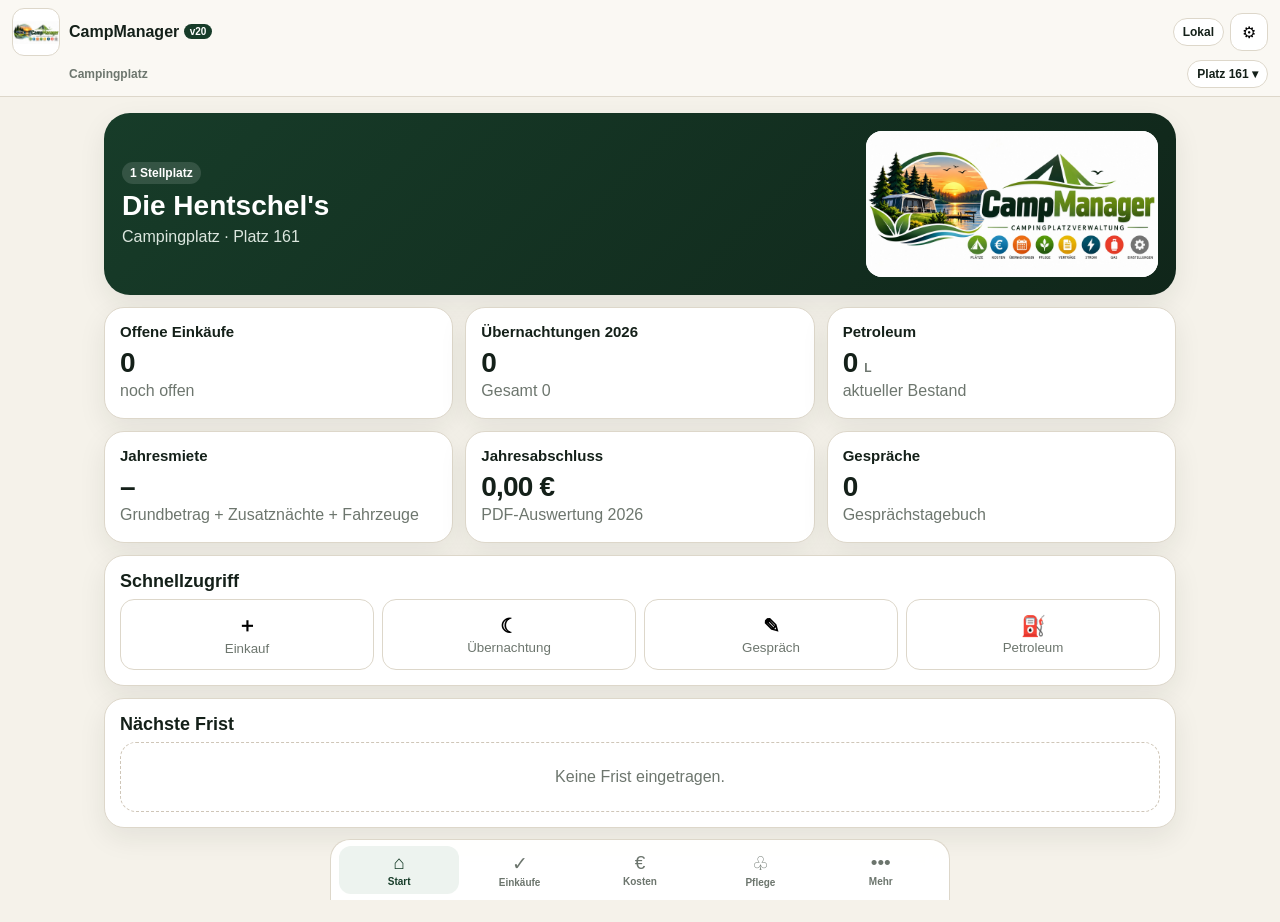
<file: index 3.html>
<!doctype html>
<html lang="de">
<head>
<meta charset="utf-8">
<meta name="viewport" content="width=device-width,initial-scale=1,maximum-scale=1,user-scalable=no,viewport-fit=cover">
<meta name="theme-color" content="#173c29">
<meta http-equiv="Cache-Control" content="no-cache, no-store, must-revalidate">
<meta http-equiv="Pragma" content="no-cache">
<meta http-equiv="Expires" content="0">
<meta name="apple-mobile-web-app-capable" content="yes">
<meta name="apple-mobile-web-app-status-bar-style" content="default">
<title>CampManager v20</title>
<style>
:root{
 --bg:#f5f2ea;--card:#fff;--ink:#142019;--muted:#6d766e;--line:#ddd7ca;
 --green:#173c29;--green2:#2e6548;--soft:#edf3ef;--danger:#a43e32;--gold:#c78b38;
 --shadow:0 10px 28px rgba(21,38,27,.08);--radius:20px;--safe:env(safe-area-inset-bottom,0px)
}
*{box-sizing:border-box}
html,body{margin:0;max-width:100%;overflow-x:hidden;background:var(--bg);color:var(--ink);font-family:-apple-system,BlinkMacSystemFont,"Segoe UI",Arial,sans-serif;-webkit-text-size-adjust:100%}
button,input,select,textarea{font:inherit;min-width:0}
button{cursor:pointer;touch-action:manipulation}
.hidden{display:none!important}
.top{position:sticky;top:0;z-index:40;display:flex;flex-direction:column;gap:6px;padding:8px 12px;background:rgba(250,248,243,.96);backdrop-filter:blur(14px);border-bottom:1px solid var(--line)}.toprow,.subrow{width:100%;display:flex;align-items:center;justify-content:space-between;gap:8px}.subrow{min-width:0}.topname{font-size:13px;color:var(--muted);font-weight:700;min-width:0;flex:1;white-space:normal;overflow-wrap:anywhere;line-height:1.2}
.brand{display:flex;align-items:center;gap:9px;border:0;background:transparent;padding:0;color:inherit;text-align:left;min-width:0}
.logo{width:48px;height:48px;object-fit:contain;background:#fff;border-radius:12px;border:1px solid var(--line)}
.brandcopy{min-width:0}.brandcopy b{font-size:16px;white-space:nowrap}
.ver{font-size:10px;background:var(--green);color:#fff;padding:2px 6px;border-radius:999px;vertical-align:2px}
.topright{display:flex;align-items:center;gap:6px}
.placebtn,.status{border:1px solid var(--line);background:#fff;border-radius:999px;padding:6px 9px;font-weight:800;font-size:12px;color:var(--ink)}
.placebtn{display:flex;align-items:center;gap:6px}
.placebtn img{width:23px;height:23px;border-radius:7px;object-fit:cover}
.iconbtn{width:38px;height:38px;border:1px solid var(--line);background:#fff;border-radius:12px}
main{max-width:1100px;margin:auto;padding:16px 14px calc(94px + var(--safe))}
.view{display:none}.view.active{display:block}
.hero{background:linear-gradient(135deg,#173c29,#10261a);color:#fff;border-radius:26px;padding:18px;display:grid;grid-template-columns:1.5fr .6fr;gap:14px;align-items:center;box-shadow:var(--shadow)}
.hero h1{margin:6px 0;font-size:28px}.hero p{margin:0;color:#dce7df}.hero img{width:100%;max-height:200px;object-fit:contain;background:#fff;border-radius:16px}
.badge{display:inline-flex;border-radius:999px;padding:4px 8px;background:#edf3ef;color:#2b5c3f;font-size:12px;font-weight:800}.hero .badge{background:rgba(255,255,255,.13);color:#fff}
.grid{display:grid;grid-template-columns:repeat(12,1fr);gap:12px;margin-top:12px}
.card{grid-column:span 4;background:var(--card);border:1px solid var(--line);border-radius:var(--radius);padding:15px;box-shadow:var(--shadow)}
.card.half{grid-column:span 6}.card.full{grid-column:1/-1}
.card h2,.card h3{margin:0 0 7px}.card h2{font-size:18px}.card h3{font-size:15px}.card p{margin:3px 0;color:var(--muted)}
.cardaction{border:1px solid var(--line);text-align:left;color:inherit}
.metric{font-size:28px;font-weight:850;letter-spacing:-.03em}.metric small{font-size:12px;color:var(--muted)}
.head{display:flex;justify-content:space-between;align-items:end;gap:12px;margin-bottom:13px}.head h1{margin:0;font-size:25px}.head p{margin:3px 0 0;color:var(--muted)}
.toolbar{display:flex;gap:8px;flex-wrap:wrap;margin:10px 0 13px}
.btn{border:0;background:var(--green);color:#fff;font-weight:800;padding:10px 13px;border-radius:12px}.btn.sec{background:#fff;color:var(--ink);border:1px solid var(--line)}.btn.danger{background:var(--danger)}.btn.block{width:100%}
.tabs{display:flex;gap:7px;overflow-x:auto;padding:2px 0 8px;scrollbar-width:none}.tabs::-webkit-scrollbar{display:none}
.tabs.manage-tabs{overflow:visible;display:grid;grid-template-columns:repeat(2,minmax(0,1fr));gap:8px;padding:0 0 12px}
.tabs.manage-tabs .chip{width:100%;min-height:44px;white-space:normal;text-align:center;line-height:1.15;padding:9px 7px}

.chip{white-space:nowrap;border:1px solid var(--line);background:#fff;border-radius:999px;padding:8px 11px;font-weight:800;font-size:13px;color:var(--ink)}.chip.active{background:var(--green);color:#fff;border-color:var(--green)}
.list{display:flex;flex-direction:column;gap:8px}
.row{display:flex;align-items:center;gap:10px;padding:12px;border-radius:15px;background:#fff;border:1px solid var(--line)}
.rowmain{flex:1;min-width:0}.rowtitle{font-weight:800;overflow-wrap:anywhere}.rowsub{font-size:12px;color:var(--muted);margin-top:3px;overflow-wrap:anywhere}.rowactions{display:flex;gap:5px;flex-wrap:wrap;justify-content:flex-end}
.mini{border:1px solid var(--line);background:#fff;border-radius:9px;padding:6px 8px}.mini.danger{color:var(--danger)}
.empty{padding:25px 14px;text-align:center;border:1px dashed #cfc6b8;border-radius:16px;color:var(--muted);background:rgba(255,255,255,.45)}
.notice{padding:11px;border:1px solid #dfd6bf;border-radius:14px;background:#f9f4e8;margin:10px 0}.notice.good{background:#eaf4ed;border-color:#cfe2d5}.notice.warn{background:#fff1da;border-color:#ecd8af}
.formgrid{display:grid;grid-template-columns:1fr 1fr;gap:10px}.field{display:flex;flex-direction:column;gap:4px}.field.full{grid-column:1/-1}.field label{font-size:12px;font-weight:800}
.field input,.field select,.field textarea{width:100%;font-size:16px;line-height:1.2;border:1px solid #d9d2c5;background:#fff;border-radius:11px;padding:10px;color:var(--ink);outline:none}.field textarea{min-height:74px;resize:vertical}
.modal{position:fixed;inset:0;z-index:100;display:flex;align-items:center;justify-content:center;padding:8px;background:rgba(9,20,14,.58);backdrop-filter:blur(4px)}
.modalcard{width:min(100%,620px);max-height:calc(100dvh - 16px);overflow-y:auto;overflow-x:hidden;background:#faf8f3;border-radius:22px;border:1px solid var(--line);padding:12px;box-shadow:0 30px 90px rgba(0,0,0,.28)}
.modalhead{display:flex;align-items:center;justify-content:space-between;gap:8px;position:sticky;top:-12px;background:#faf8f3;padding:3px 0 8px;z-index:2}.modalhead h2{margin:0;font-size:23px}
.modalactions{display:grid;grid-template-columns:1fr 1fr;gap:8px;position:sticky;bottom:-12px;background:#faf8f3;padding:8px 0 2px;margin-top:10px}
.bottom{position:fixed;left:0;right:0;bottom:0;z-index:35;display:grid;grid-template-columns:repeat(5,1fr);padding:6px 8px calc(6px + var(--safe));background:rgba(255,255,255,.96);backdrop-filter:blur(14px);border-top:1px solid var(--line)}
.nav{border:0;background:transparent;border-radius:12px;padding:6px 3px;color:#6c756d;display:flex;flex-direction:column;align-items:center;gap:2px}.nav span{font-size:19px}.nav small{font-size:10px;font-weight:800}.nav.active{background:#edf3ef;color:var(--green)}
.toast{position:fixed;left:50%;bottom:86px;z-index:120;transform:translate(-50%,18px);opacity:0;pointer-events:none;background:#102319;color:#fff;padding:10px 14px;border-radius:999px;font-weight:750;transition:.2s;max-width:calc(100vw - 24px);text-align:center}.toast.show{opacity:1;transform:translate(-50%,0)}
.quick{display:grid;grid-template-columns:repeat(4,1fr);gap:8px}.quick button{border:1px solid var(--line);background:#fff;border-radius:14px;padding:12px}.quick b{display:block;font-size:20px}.quick small{color:var(--muted)}
.avatar{width:44px;height:44px;border-radius:13px;object-fit:cover;background:#f2efe7;border:1px solid var(--line);flex:0 0 44px}.avatar.ph{display:grid;place-items:center;font-size:20px}
.photoPreview{width:88px;height:88px;border-radius:16px;object-fit:cover;background:#eee;border:1px solid var(--line)}
.costline{display:grid;grid-template-columns:150px 1fr 90px;gap:8px;align-items:center;font-size:13px}.bar{height:8px;background:#eee8dd;border-radius:999px;overflow:hidden}.bar i{display:block;height:100%;background:linear-gradient(90deg,var(--green2),var(--gold))}.right{text-align:right}
.docgrid{display:grid;grid-template-columns:repeat(2,minmax(0,1fr));gap:9px}.doc{border:1px solid var(--line);background:#fff;border-radius:15px;padding:11px}.docthumb{width:100%;aspect-ratio:4/3;border-radius:11px;background:#f1eee7;display:grid;place-items:center;font-size:36px;overflow:hidden}.docthumb img{width:100%;height:100%;object-fit:contain;background:#fff}
.conversation{white-space:pre-wrap;line-height:1.42;margin-top:6px}
.divider{height:1px;background:var(--line);margin:14px 0}
@media(max-width:760px){
 .head{margin-bottom:10px}
 .head h1{font-size:24px;line-height:1.1}
 .head p{font-size:14px;line-height:1.25}
 .tabs.manage-tabs{grid-template-columns:repeat(2,minmax(0,1fr))}
 .tabs.manage-tabs .chip{font-size:13px;border-radius:13px}

 .hero{grid-template-columns:1fr}.hero img{max-height:240px}.card,.card.half{grid-column:1/-1}.formgrid{grid-template-columns:1fr}.field.full{grid-column:auto}.quick{grid-template-columns:repeat(2,1fr)}.docgrid{grid-template-columns:1fr}.costline{grid-template-columns:115px 1fr 75px}.top{padding-left:10px;padding-right:10px}.topname{font-size:12px}.placebtn,.status{font-size:11px;padding:6px 8px}.logo{width:44px;height:44px}
}
@media(min-width:900px){.bottom{left:50%;right:auto;transform:translateX(-50%);width:620px;border:1px solid var(--line);border-bottom:0;border-radius:20px 20px 0 0}}

@media(min-width:761px){
 .top{gap:4px}
 .subrow{padding-left:57px}
 .topname{font-size:12px;white-space:nowrap;overflow:hidden;text-overflow:ellipsis}
}


@media(min-width:761px){
 .tabs.manage-tabs{grid-template-columns:repeat(4,minmax(0,1fr))}
}

</style>
</head>
<body>
<header class="top">
 <div class="toprow">
  <button class="brand" id="homeBtn" type="button">
   <img class="logo" id="logoImg" src="logo.jpg" alt="Logo">
   <div class="brandcopy"><b>CampManager <span class="ver">v20</span></b></div>
  </button>
  <div class="topright">
   <span class="status" id="syncStatus">Lokal</span>
   <button class="iconbtn" id="settingsBtn" type="button">⚙</button>
  </div>
 </div>
 <div class="subrow">
  <div id="topName" class="topname">Campingplatz</div>
  <button class="placebtn" id="placeBtn" type="button"><span>Platz ▾</span></button>
 </div>
</header>

<main>
 <section id="v-dashboard" class="view active"></section>
 <section id="v-shopping" class="view"></section>
 <section id="v-costs" class="view"></section>
 <section id="v-care" class="view"></section>
 <section id="v-more" class="view"></section>
</main>

<nav class="bottom">
 <button class="nav active" data-view="dashboard"><span>⌂</span><small>Start</small></button>
 <button class="nav" data-view="shopping"><span>✓</span><small>Einkäufe</small></button>
 <button class="nav" data-view="costs"><span>€</span><small>Kosten</small></button>
 <button class="nav" data-view="care"><span>♧</span><small>Pflege</small></button>
 <button class="nav" data-view="more"><span>•••</span><small>Mehr</small></button>
</nav>

<div id="modal" class="modal hidden" role="dialog" aria-modal="true">
 <div class="modalcard">
  <div class="modalhead"><h2 id="modalTitle">Eintrag</h2><button class="iconbtn" type="button" data-close>×</button></div>
  <div id="modalBody"></div>
  <div id="modalActions" class="modalactions"></div>
 </div>
</div>
<div id="toast" class="toast"></div>

<script>
(()=>{'use strict';

const KEY='campmanager_complete_v20';
const OLD=['campmanager_complete_v19','campmanager_complete_v18','campmanager_complete_v17','campmanager_complete_v16','campmanager_complete_v15','campmanager_complete_v14','campmanager_complete_v13','campmanager_complete_v12','campmanager_complete_v11','campmanager_complete_v10','campmanager_complete_v9','campmanager_complete_v8','campmanager_complete_v7','campmanager_complete_v6','campmanager_full_v5','campmanager_full_v4','campmanager_full_v3','campmanager_full_v2','campmanager_full_v1'];
const CFG='campmanager_cloud_cfg_v16', SES='campmanager_cloud_session_v16';
const $=(s,r=document)=>r.querySelector(s), $$=(s,r=document)=>[...r.querySelectorAll(s)];
const uid=()=>crypto?.randomUUID?.()||Date.now()+'-'+Math.random().toString(16).slice(2);
const esc=(v='')=>String(v).replace(/[&<>'"]/g,c=>({'&':'&amp;','<':'&lt;','>':'&gt;',"'":'&#39;','"':'&quot;'}[c]));
const today=()=>new Date().toISOString().slice(0,10), yearNow=()=>new Date().getFullYear();
const fmt=v=>v?new Date(v+'T12:00:00').toLocaleDateString('de-DE'):'–';
const money=v=>Number(v||0).toLocaleString('de-DE',{style:'currency',currency:'EUR'});
const num=(v,d=0)=>Number(v||0).toLocaleString('de-DE',{maximumFractionDigits:d});
const dparse=v=>v?new Date(v+'T12:00:00'):null;
const nights=(a,b)=>a&&b?Math.max(0,Math.round((dparse(b)-dparse(a))/86400000)):0;

function blankPlace(name='Campingplatz',pitch='161'){
 return {id:uid(),site:{campName:name,pitch,area:'',notes:'',photoData:''},shopping:[],costs:[],annualRent:[],petroleum:[],electricity:[],stays:[],lawn:[],hedge:[],contracts:[],gasChecks:[],documents:[],conversations:[]}
}
function defaults(){
 const p=blankPlace('Campingplatz','161');
 return {version:20,updatedAt:new Date().toISOString(),activePlaceId:p.id,family:[{id:uid(),name:'Marcel'},{id:uid(),name:'Denise'},{id:uid(),name:'Leon'},{id:uid(),name:'Luca'}],places:[p]}
}
function normPlace(p={}){
 return {
  id:p.id||uid(),
  site:{campName:'Campingplatz',pitch:'',area:'',notes:'',photoData:'',...(p.site||{})},
  shopping:Array.isArray(p.shopping)?p.shopping:[],
  costs:Array.isArray(p.costs)?p.costs:[],
  annualRent:Array.isArray(p.annualRent)?p.annualRent:[],
  petroleum:Array.isArray(p.petroleum)?p.petroleum:[],
  electricity:Array.isArray(p.electricity)?p.electricity:[],
  stays:Array.isArray(p.stays)?p.stays:[],
  lawn:Array.isArray(p.lawn)?p.lawn:[],
  hedge:Array.isArray(p.hedge)?p.hedge:[],
  contracts:Array.isArray(p.contracts)?p.contracts:[],
  gasChecks:Array.isArray(p.gasChecks)?p.gasChecks:[],
  documents:Array.isArray(p.documents)?p.documents:[],
  conversations:Array.isArray(p.conversations)?p.conversations:[]
 }
}
function normalize(raw){
 const d=defaults(); if(!raw||typeof raw!=='object')return d;
 if(Array.isArray(raw.places)&&raw.places.length){
  const places=raw.places.map(normPlace);
  return {version:20,updatedAt:raw.updatedAt||new Date().toISOString(),activePlaceId:places.some(p=>p.id===raw.activePlaceId)?raw.activePlaceId:places[0].id,family:Array.isArray(raw.family)?raw.family:d.family,places}
 }
 const p=normPlace(raw);
 return {version:20,updatedAt:raw.updatedAt||new Date().toISOString(),activePlaceId:p.id,family:Array.isArray(raw.family)?raw.family:d.family,places:[p]}
}
function load(){
 try{
  const cur=localStorage.getItem(KEY); if(cur)return normalize(JSON.parse(cur));
  for(const k of OLD){const x=localStorage.getItem(k);if(x)return normalize(JSON.parse(x))}
 }catch(e){console.warn(e)}
 return defaults()
}
let state=load(), view='dashboard';
const tab={costs:'overview',care:'lawn',more:'stays'};
function place(){return state.places.find(p=>p.id===state.activePlaceId)||state.places[0]}
function persist(){
 state.version=20;state.updatedAt=new Date().toISOString();
 try{localStorage.setItem(KEY,JSON.stringify(state));return true}catch(e){toast('Speichern im Browser fehlgeschlagen');return false}
}
function save(){const ok=persist();render();schedulePush();return ok}
function toast(t){const el=$('#toast');el.textContent=t;el.classList.add('show');clearTimeout(el._t);el._t=setTimeout(()=>el.classList.remove('show'),2100)}
function empty(t){return `<div class="empty">${esc(t)}</div>`}
function tabs(sec,items){
 const extra=sec==='more'?' manage-tabs':'';
 return `<div class="tabs${extra}">${items.map(([k,l])=>`<button type="button" class="chip ${tab[sec]===k?'active':''}" data-tabsec="${sec}" data-tab="${k}">${esc(l)}</button>`).join('')}</div>`
}
function avatar(p,cls='avatar'){return p.site.photoData?`<img class="${cls}" src="${p.site.photoData}" alt="">`:`<span class="${cls} ph">⛺</span>`}

function petroleumStock(p=place()){
 let s=0;[...p.petroleum].sort((a,b)=>String(a.date||'').localeCompare(String(b.date||''))||String(a.createdAt||'').localeCompare(String(b.createdAt||''))).forEach(x=>{
  const l=Number(x.liters||0); if(x.kind==='stock')s=l;else if(x.kind==='purchase')s+=l;else s-=l
 });return s
}
function totalNights(p=place(),y=null){return p.stays.reduce((s,x)=>s+((!y||Number((x.arrival||'').slice(0,4))===Number(y))?nights(x.arrival,x.departure):0),0)}
function annualRentTotal(x){return x?Number(x.baseAmount||0)+Number(x.extraAdultNights||0)*Number(x.adultPrice||0)+Number(x.extraChildNights||0)*Number(x.childPrice||0)+Number(x.carCount||0)*Number(x.carAnnualPrice||0)+Number(x.trailerCount||0)*Number(x.trailerAnnualPrice||0):0}
function annualRentFor(p,y){return p.annualRent.find(x=>Number(x.year)===Number(y))||null}
function contractActive(x,y){
 const a=y+'-01-01',b=y+'-12-31';
 return !(x.startDate&&x.startDate>b)&&!(x.endDate&&x.endDate<a)
}
function contractBaseAmount(x){return Number(x.costAmount ?? x.annualCost ?? 0)}
function contractBillingPeriod(x){return x.billingPeriod||'yearly'}
function contractMonthsInYear(x,y){
 if(!contractActive(x,y))return 0;
 let startMonth=1,endMonth=12;
 if(x.startDate&&Number(x.startDate.slice(0,4))===Number(y))startMonth=Number(x.startDate.slice(5,7))||1;
 if(x.endDate&&Number(x.endDate.slice(0,4))===Number(y))endMonth=Number(x.endDate.slice(5,7))||12;
 return Math.max(0,endMonth-startMonth+1)
}
function contractCostForYear(x,y){
 const amount=contractBaseAmount(x);
 if(!amount||!contractActive(x,y))return 0;
 return contractBillingPeriod(x)==='monthly'?amount*contractMonthsInYear(x,y):amount
}
function costData(p,y){
 const d={annual:0,repairs:0,purchases:0,other:0,electricity:0,petroleum:0,gas:0,contracts:0};
 const r=annualRentFor(p,y);if(r)d.annual+=annualRentTotal(r);
 p.costs.filter(x=>Number(x.year)===Number(y)).forEach(x=>{const k=x.category||'other';d[k]=(d[k]||0)+Number(x.amount||0)});
 p.electricity.filter(x=>Number(x.year)===Number(y)).forEach(x=>d.electricity+=Number(x.cost||0)+Number(x.meterRent||0));
 p.petroleum.filter(x=>x.kind==='purchase'&&(x.date||'').startsWith(String(y))).forEach(x=>d.petroleum+=Number(x.price||0));
 p.gasChecks.filter(x=>(x.date||'').startsWith(String(y))).forEach(x=>d.gas+=Number(x.cost||0));
 p.contracts.filter(x=>contractActive(x,y)).forEach(x=>d.contracts+=contractCostForYear(x,y));
 return d
}
function nextDeadline(p){
 const r=[];p.contracts.forEach(x=>{const d=x.noticeDate||x.endDate;if(d)r.push({d,t:'Vertrag: '+(x.name||'')})});p.gasChecks.forEach(x=>{if(x.nextDue)r.push({d:x.nextDue,t:'Gasprüfung'})});r.sort((a,b)=>a.d.localeCompare(b.d));return r.find(x=>x.d>=today())||r[0]||null
}

function renderTop(){
 const p=place();
 $('#topName').textContent=p.site.campName||'Campingplatz';
 $('#placeBtn').innerHTML=`${p.site.photoData?`<img src="${p.site.photoData}" alt="">`:''}<span>Platz ${esc(p.site.pitch||'–')} ▾</span>`;
 $('#syncStatus').textContent=cloudReady()&&session?.access_token?'Cloud':'Lokal'
}
function renderDashboard(){
 const p=place(),y=yearNow(),c=costData(p,y),total=Object.values(c).reduce((a,b)=>a+b,0),dl=nextDeadline(p);
 $('#v-dashboard').innerHTML=`<div class="hero"><div><span class="badge">${state.places.length} ${state.places.length===1?'Stellplatz':'Stellplätze'}</span><h1>Die Hentschel's</h1><p>${esc(p.site.campName)} · Platz ${esc(p.site.pitch||'–')}</p></div><img src="logo.jpg" alt="Logo" onerror="this.style.display='none'"></div>
 <div class="grid">
  <button class="card cardaction" data-go="shopping"><h3>Offene Einkäufe</h3><div class="metric">${p.shopping.filter(x=>!x.done).length}</div><p>noch offen</p></button>
  <button class="card cardaction" data-go="more" data-jump="stays"><h3>Übernachtungen ${y}</h3><div class="metric">${totalNights(p,y)}</div><p>Gesamt ${totalNights(p)}</p></button>
  <button class="card cardaction" data-go="costs" data-jump="petroleum"><h3>Petroleum</h3><div class="metric">${num(petroleumStock(p),1)} <small>L</small></div><p>aktueller Bestand</p></button>
  <button class="card cardaction" data-go="costs" data-jump="annualRent"><h3>Jahresmiete</h3><div class="metric">${annualRentFor(p,y)?money(annualRentTotal(annualRentFor(p,y))):'–'}</div><p>Grundbetrag + Zusatznächte + Fahrzeuge</p></button>
  <button class="card cardaction" data-go="costs" data-jump="closing"><h3>Jahresabschluss</h3><div class="metric">${money(total)}</div><p>PDF-Auswertung ${y}</p></button>
  <button class="card cardaction" data-go="more" data-jump="conversations"><h3>Gespräche</h3><div class="metric">${p.conversations.length}</div><p>Gesprächstagebuch</p></button>
  <div class="card full"><h2>Schnellzugriff</h2><div class="quick">
   <button data-add="shopping"><b>＋</b><small>Einkauf</small></button>
   <button data-add="stay"><b>☾</b><small>Übernachtung</small></button>
   <button data-add="conversation"><b>✎</b><small>Gespräch</small></button>
   <button data-add="petroleum"><b>⛽</b><small>Petroleum</small></button>
  </div></div>
  <div class="card full"><h2>Nächste Frist</h2>${dl?`<div class="row"><div class="rowmain"><div class="rowtitle">${esc(dl.t)}</div><div class="rowsub">${fmt(dl.d)}</div></div></div>`:empty('Keine Frist eingetragen.')}</div>
 </div>`
}
function renderShopping(){
 const p=place(),rows=[...p.shopping].sort((a,b)=>Number(a.done)-Number(b.done));
 $('#v-shopping').innerHTML=`<div class="head"><div><h1>Einkäufe</h1><p>Platz ${esc(p.site.pitch)}</p></div></div><div class="toolbar"><button class="btn" data-add="shopping">＋ Hinzufügen</button></div>${rows.length?`<div class="list">${rows.map(x=>`<div class="row"><input type="checkbox" data-check="${x.id}" ${x.done?'checked':''}><div class="rowmain"><div class="rowtitle">${esc(x.name)}</div><div class="rowsub">${esc(x.quantity||'')}${x.note?' · '+esc(x.note):''}</div></div><div class="rowactions"><button class="mini" data-edit="shopping" data-id="${x.id}">✎</button><button class="mini danger" data-del="shopping" data-id="${x.id}">×</button></div></div>`).join('')}</div>`:empty('Keine Einkäufe.')}`
}
function renderCosts(){
 const p=place(),t=tab.costs;
 $('#v-costs').innerHTML=`<div class="head"><div><h1>Kosten & Verbrauch</h1><p>${esc(p.site.campName)} · Platz ${esc(p.site.pitch)}</p></div></div>
 <div class="grid" style="margin-top:0">
  <button class="card half cardaction" data-costjump="annualRent"><h2>🏕️ Jahresmiete</h2><p>Grundbetrag, Personen, Autos & Anhänger</p></button>
  <button class="card half cardaction" data-costjump="closing"><h2>📄 Jahresabschluss</h2><p>Komplette Jahresübersicht als PDF</p></button>
 </div>
 ${tabs('costs',[['overview','Übersicht'],['annualRent','Jahresmiete'],['closing','Jahresabschluss'],['costs','Kosten'],['petroleum','Petroleum'],['electricity','Strom']])}
 ${t==='overview'?costOverview(p):t==='annualRent'?annualRentPanel(p):t==='closing'?closingPanel(p):t==='costs'?costRows(p):t==='petroleum'?petroleumRows(p):electricityRows(p)}`
}
function costOverview(p){
 const y=yearNow(),d=costData(p,y),tot=Object.values(d).reduce((a,b)=>a+b,0),lab={annual:'Jahresmiete / Platz',repairs:'Reparaturen',purchases:'Neuanschaffungen',other:'Sonstiges',electricity:'Strom + Zählermiete',petroleum:'Petroleum',gas:'Gasprüfung',contracts:'Verträge'};
 return `<div class="grid"><div class="card half"><h2>Gesamtkosten ${y}</h2><div class="metric">${money(tot)}</div></div><div class="card half"><h2>Übernachtungen</h2><div class="metric">${totalNights(p,y)}</div></div><div class="card full"><h2>Aufteilung</h2>${Object.entries(d).map(([k,v])=>`<div class="costline"><span>${lab[k]}</span><div class="bar"><i style="width:${tot?Math.min(100,v/tot*100):0}%"></i></div><b class="right">${money(v)}</b></div>`).join('')}</div></div>`
}
function annualRentPanel(p){
 const rows=[...p.annualRent].sort((a,b)=>Number(b.year)-Number(a.year));
 return `<div class="notice good"><b>Jahresmiete:</b> Grundbetrag enthält standardmäßig 90 Übernachtungen. Danach getrennte Preise für Erwachsene und Kinder. Autos und Anhänger können mit Anzahl und Jahrespreis hinterlegt werden.</div><div class="toolbar"><button class="btn" data-add="annualrent">＋ Jahresmiete anlegen</button></div>${rows.length?`<div class="list">${rows.map(x=>`<div class="row"><div class="rowmain"><div class="rowtitle">${esc(x.year)} · ${money(annualRentTotal(x))}</div><div class="rowsub">Grundbetrag ${money(x.baseAmount)} · ${num(x.includedNights||90)} inklusive</div><div class="rowsub">ab ${Number(x.includedNights||90)+1}. Übernachtung: Erwachsene ${money(x.adultPrice)} · Kinder ${money(x.childPrice)}</div><div class="rowsub">Zusatz: ${num(x.extraAdultNights)} Erw. / ${num(x.extraChildNights)} Kinder</div><div class="rowsub">Autos: ${num(x.carCount)} × ${money(x.carAnnualPrice)} = ${money(Number(x.carCount||0)*Number(x.carAnnualPrice||0))}</div><div class="rowsub">Anhänger: ${num(x.trailerCount)} × ${money(x.trailerAnnualPrice)} = ${money(Number(x.trailerCount||0)*Number(x.trailerAnnualPrice||0))}</div>${x.note?`<div class="rowsub">${esc(x.note)}</div>`:''}</div><div class="rowactions"><button class="mini" data-edit="annualrent" data-id="${x.id}">✎</button><button class="mini danger" data-del="annualrent" data-id="${x.id}">×</button></div></div>`).join('')}</div>`:empty('Noch keine Jahresmiete angelegt.')}`
}
function costRows(p){
 const lab={annual:'Jahresgebühr (manuell)',repairs:'Reparatur',purchases:'Neuanschaffung',other:'Sonstiges'},rows=[...p.costs].sort((a,b)=>Number(b.year)-Number(a.year));
 return `<div class="toolbar"><button class="btn" data-add="cost">＋ Kosten</button></div>${rows.length?`<div class="list">${rows.map(x=>`<div class="row"><div class="rowmain"><div class="rowtitle">${esc(lab[x.category]||x.category)} · ${esc(x.year)}</div><div class="rowsub">${esc(x.note||'')}</div></div><b>${money(x.amount)}</b><div class="rowactions"><button class="mini" data-edit="cost" data-id="${x.id}">✎</button><button class="mini danger" data-del="cost" data-id="${x.id}">×</button></div></div>`).join('')}</div>`:empty('Keine Kosten.')}`
}
function petroleumRows(p){
 const rows=[...p.petroleum].sort((a,b)=>String(b.date).localeCompare(String(a.date)));
 return `<div class="grid"><div class="card half"><h2>Bestand</h2><div class="metric">${num(petroleumStock(p),1)} L</div></div></div><div class="notice"><b>Bestand setzen</b> überschreibt den tatsächlichen Literstand an diesem Datum.</div><div class="toolbar"><button class="btn" data-add="petroleum">＋ Petroleum buchen</button></div>${rows.length?`<div class="list">${rows.map(x=>`<div class="row"><div class="rowmain"><div class="rowtitle">${x.kind==='purchase'?'Einkauf':x.kind==='stock'?'Bestand gesetzt':'Verbrauch'} · ${num(x.liters,1)} L</div><div class="rowsub">${fmt(x.date)}${x.note?' · '+esc(x.note):''}</div></div>${x.kind==='purchase'&&x.price?`<b>${money(x.price)}</b>`:''}<div class="rowactions"><button class="mini" data-edit="petroleum" data-id="${x.id}">✎</button><button class="mini danger" data-del="petroleum" data-id="${x.id}">×</button></div></div>`).join('')}</div>`:empty('Keine Petroleum-Buchungen.')}`
}
function electricityRows(p){
 const rows=[...p.electricity].sort((a,b)=>Number(b.year)-Number(a.year));
 return `<div class="notice">Nur Jahreswerte: Verbrauch, Stromkosten und Zählermiete.</div><div class="toolbar"><button class="btn" data-add="electricity">＋ Jahreswert</button></div>${rows.length?`<div class="list">${rows.map(x=>`<div class="row"><div class="rowmain"><div class="rowtitle">${x.year} · ${num(x.consumption,1)} kWh</div><div class="rowsub">Strom ${money(x.cost)} · Zählermiete ${money(x.meterRent)}</div></div><b>${money(Number(x.cost||0)+Number(x.meterRent||0))}</b><div class="rowactions"><button class="mini" data-edit="electricity" data-id="${x.id}">✎</button><button class="mini danger" data-del="electricity" data-id="${x.id}">×</button></div></div>`).join('')}</div>`:empty('Keine Stromwerte.')}`
}
function yearsFor(p){const s=new Set([yearNow(),yearNow()-1,yearNow()-2]);p.annualRent.forEach(x=>s.add(Number(x.year)));p.costs.forEach(x=>s.add(Number(x.year)));p.electricity.forEach(x=>s.add(Number(x.year)));p.petroleum.forEach(x=>x.date&&s.add(Number(x.date.slice(0,4))));return [...s].filter(Boolean).sort((a,b)=>b-a)}
function closingRows(p,y){
 const r=[],ar=annualRentFor(p,y);
 if(ar)r.push({d:String(y),c:'Jahresmiete',t:`Grundbetrag ${money(ar.baseAmount)}, ${num(ar.includedNights||90)} inkl., ${num(ar.extraAdultNights)} Erw. x ${money(ar.adultPrice)}, ${num(ar.extraChildNights)} Kinder x ${money(ar.childPrice)}, ${num(ar.carCount)} Auto(s) x ${money(ar.carAnnualPrice)}, ${num(ar.trailerCount)} Anhänger x ${money(ar.trailerAnnualPrice)}`,a:annualRentTotal(ar)});
 p.costs.filter(x=>Number(x.year)===Number(y)).forEach(x=>r.push({d:String(y),c:{annual:'Jahresgebühr manuell',repairs:'Reparatur',purchases:'Neuanschaffung',other:'Sonstiges'}[x.category]||'Kosten',t:x.note||'',a:Number(x.amount||0)}));
 p.electricity.filter(x=>Number(x.year)===Number(y)).forEach(x=>r.push({d:String(y),c:'Strom',t:`${num(x.consumption,1)} kWh, Strom ${money(x.cost)}, Zählermiete ${money(x.meterRent)}`,a:Number(x.cost||0)+Number(x.meterRent||0)}));
 p.petroleum.filter(x=>x.kind==='purchase'&&(x.date||'').startsWith(String(y))).forEach(x=>r.push({d:fmt(x.date),c:'Petroleum',t:`${num(x.liters,1)} L${x.note?' · '+x.note:''}`,a:Number(x.price||0)}));
 p.gasChecks.filter(x=>(x.date||'').startsWith(String(y))&&Number(x.cost||0)>0).forEach(x=>r.push({d:fmt(x.date),c:'Gasprüfung',t:[x.company,x.result,x.notes].filter(Boolean).join(' · '),a:Number(x.cost||0)}));
 p.contracts.filter(x=>contractActive(x,y)&&contractBaseAmount(x)>0).forEach(x=>{
 const months=contractMonthsInYear(x,y),period=contractBillingPeriod(x);
 r.push({
  d:String(y),
  c:'Vertrag',
  t:[x.name,x.provider,period==='monthly'?`${money(contractBaseAmount(x))} / Monat × ${months} Monat(e)`:`${money(contractBaseAmount(x))} / Jahr`].filter(Boolean).join(' · '),
  a:contractCostForYear(x,y)
 })
});
 return r
}
let closingYear=yearNow();
function closingPanel(p){
 const years=yearsFor(p);if(!years.includes(closingYear))closingYear=years[0];
 const y=closingYear,d=costData(p,y),tot=Object.values(d).reduce((a,b)=>a+b,0),rows=closingRows(p,y),docs=p.documents.filter(x=>String(x.year||'')===String(y)||(x.date||'').startsWith(String(y))).length;
 return `<div class="notice good"><b>Jahresabschluss:</b> Jahr wählen, alle Kosten prüfen und anschließend als PDF sichern.</div><div class="formgrid"><div class="field"><label>Jahr</label><select id="closeYear">${years.map(v=>`<option ${v===y?'selected':''}>${v}</option>`).join('')}</select></div></div><div class="grid"><div class="card half"><h2>Gesamtkosten ${y}</h2><div class="metric">${money(tot)}</div></div><div class="card half"><h2>Übernachtungen</h2><div class="metric">${totalNights(p,y)}</div></div></div><div class="toolbar"><button class="btn" id="pdfBtn">📄 Jahresabschluss als PDF</button></div><div class="notice"><b>Belege:</b> ${docs} Dokument(e) für ${y}</div>${rows.length?`<div class="list">${rows.map(x=>`<div class="row"><div class="rowmain"><div class="rowtitle">${esc(x.c)} · ${esc(x.d)}</div><div class="rowsub">${esc(x.t)}</div></div><b>${money(x.a)}</b></div>`).join('')}</div>`:empty('Keine Kosten für dieses Jahr.')}`
}
function reportHtml(p,y){
 const d=costData(p,y),tot=Object.values(d).reduce((a,b)=>a+b,0),rows=closingRows(p,y),ar=annualRentFor(p,y),lab={annual:'Jahresmiete / Platz',repairs:'Reparaturen',purchases:'Neuanschaffungen',other:'Sonstiges',electricity:'Strom + Zählermiete',petroleum:'Petroleum',gas:'Gasprüfung',contracts:'Verträge'};
 return `<!doctype html><html><head><meta charset="utf-8"><title>Jahresabschluss ${y}</title><style>body{font-family:Arial,sans-serif;color:#172019;margin:0}main{max-width:900px;margin:auto;padding:28px}h1{margin:0 0 5px}h2{font-size:18px;margin-top:24px}table{width:100%;border-collapse:collapse;font-size:13px}td,th{padding:8px;border-bottom:1px solid #ddd;text-align:left;vertical-align:top}.r{text-align:right;white-space:nowrap}.total td{font-weight:bold;border-top:2px solid #173c29}.btn{background:#173c29;color:#fff;border:0;padding:10px 14px;border-radius:8px;font-weight:bold}.np{margin-bottom:18px}@media print{.np{display:none}@page{size:A4;margin:14mm}main{padding:0}}</style></head><body><main><div class="np"><button class="btn" onclick="window.print()">Drucken / als PDF sichern</button></div><h1>CampManager – Jahresabschluss ${y}</h1><p>${esc(p.site.campName)} · Platz ${esc(p.site.pitch||'–')}</p><h2>Zusammenfassung</h2><table>${Object.entries(d).map(([k,v])=>`<tr><td>${lab[k]}</td><td class="r">${money(v)}</td></tr>`).join('')}<tr class="total"><td>Gesamtkosten</td><td class="r">${money(tot)}</td></tr></table><p><b>Übernachtungen ${y}:</b> ${totalNights(p,y)}</p>${ar?`<h2>Jahresmiete</h2><table><tr><td>Grundbetrag</td><td class="r">${money(ar.baseAmount)}</td></tr><tr><td>Inklusive Übernachtungen</td><td class="r">${num(ar.includedNights||90)}</td></tr><tr><td>Erwachsenenpreis danach</td><td class="r">${money(ar.adultPrice)}</td></tr><tr><td>Kinderpreis danach</td><td class="r">${money(ar.childPrice)}</td></tr><tr><td>Zusätzliche Erwachsenen-Übernachtungen</td><td class="r">${num(ar.extraAdultNights)}</td></tr><tr><td>Zusätzliche Kinder-Übernachtungen</td><td class="r">${num(ar.extraChildNights)}</td></tr><tr><td>Autos</td><td class="r">${num(ar.carCount)} × ${money(ar.carAnnualPrice)} = ${money(Number(ar.carCount||0)*Number(ar.carAnnualPrice||0))}</td></tr><tr><td>Anhänger</td><td class="r">${num(ar.trailerCount)} × ${money(ar.trailerAnnualPrice)} = ${money(Number(ar.trailerCount||0)*Number(ar.trailerAnnualPrice||0))}</td></tr><tr class="total"><td>Berechnete Jahresmiete</td><td class="r">${money(annualRentTotal(ar))}</td></tr></table>`:''}<h2>Alle Kostenpositionen</h2><table><tr><th>Datum/Jahr</th><th>Kategorie</th><th>Beschreibung</th><th class="r">Betrag</th></tr>${rows.map(x=>`<tr><td>${esc(x.d)}</td><td>${esc(x.c)}</td><td>${esc(x.t)}</td><td class="r">${money(x.a)}</td></tr>`).join('')}</table></main></body></html>`
}
function openPdf(){const w=window.open('','_blank');if(!w){toast('Pop-up blockiert');return}w.document.write(reportHtml(place(),closingYear));w.document.close();setTimeout(()=>{try{w.focus();w.print()}catch{}},400)}

function renderCare(){
 const p=place(),t=tab.care;$('#v-care').innerHTML=`<div class="head"><div><h1>Rasen & Hecke</h1><p>Platz ${esc(p.site.pitch)}</p></div></div>${tabs('care',[['lawn','Rasen'],['hedge','Hecke']])}${t==='lawn'?lawnPanel(p):hedgePanel(p)}`
}
function lawnPanel(p){const rows=[...p.lawn].sort((a,b)=>String(b.date).localeCompare(String(a.date)));return `<div class="toolbar"><button class="btn" data-add="lawn">＋ Rasenschnitt</button></div>${rows.length?`<div class="list">${rows.map(x=>`<div class="row"><div class="rowmain"><div class="rowtitle">Rasen gemäht</div><div class="rowsub">${fmt(x.date)}${x.note?' · '+esc(x.note):''}</div></div><div class="rowactions"><button class="mini" data-edit="lawn" data-id="${x.id}">✎</button><button class="mini danger" data-del="lawn" data-id="${x.id}">×</button></div></div>`).join('')}</div>`:empty('Noch kein Rasenschnitt.')}`}
function hedgePanel(p){const y=yearNow(),count=p.hedge.filter(x=>(x.date||'').startsWith(String(y))).length,rows=[...p.hedge].sort((a,b)=>String(b.date).localeCompare(String(a.date)));return `<div class="grid"><div class="card half"><h2>Heckenschnitt ${y}</h2><div class="metric">${count} / 2</div></div></div><div class="toolbar"><button class="btn" data-add="hedge" ${count>=2?'disabled':''}>＋ Heckenschnitt</button></div>${rows.length?`<div class="list">${rows.map(x=>`<div class="row"><div class="rowmain"><div class="rowtitle">Hecke geschnitten</div><div class="rowsub">${fmt(x.date)}${x.note?' · '+esc(x.note):''}</div></div><div class="rowactions"><button class="mini" data-edit="hedge" data-id="${x.id}">✎</button><button class="mini danger" data-del="hedge" data-id="${x.id}">×</button></div></div>`).join('')}</div>`:empty('Noch kein Heckenschnitt.')}`}

function renderMore(){
 const p=place(),t=tab.more;$('#v-more').innerHTML=`<div class="head"><div><h1>Verwaltung</h1><p>${esc(p.site.campName)} · Platz ${esc(p.site.pitch)}</p></div></div>${tabs('more',[['stays','Übernachtungen'],['conversations','Gespräche'],['documents','Dokumente'],['contracts','Verträge'],['gas','Gasprüfung'],['site','Stellplatz'],['family','Familie']])}${t==='stays'?stayPanel(p):t==='conversations'?conversationPanel(p):t==='documents'?documentPanel(p):t==='contracts'?contractPanel(p):t==='gas'?gasPanel(p):t==='site'?sitePanel(p):familyPanel()}`
}
function stayPanel(p){const rows=[...p.stays].sort((a,b)=>String(b.arrival).localeCompare(String(a.arrival)));return `<div class="grid"><div class="card half"><h2>${yearNow()}</h2><div class="metric">${totalNights(p,yearNow())}</div><p>Übernachtungen</p></div><div class="card half"><h2>Gesamt</h2><div class="metric">${totalNights(p)}</div></div></div><div class="toolbar"><button class="btn" data-add="stay">＋ Aufenthalt</button></div>${rows.length?`<div class="list">${rows.map(x=>`<div class="row"><div class="rowmain"><div class="rowtitle">${fmt(x.arrival)} – ${fmt(x.departure)}</div><div class="rowsub">${nights(x.arrival,x.departure)} Nächte${x.people?' · '+esc(x.people):''}${x.note?' · '+esc(x.note):''}</div></div><div class="rowactions"><button class="mini" data-edit="stay" data-id="${x.id}">✎</button><button class="mini danger" data-del="stay" data-id="${x.id}">×</button></div></div>`).join('')}</div>`:empty('Noch keine Aufenthalte.')}`}
function conversationPanel(p){const rows=[...p.conversations].sort((a,b)=>(String(b.date)+' '+String(b.time)).localeCompare(String(a.date)+' '+String(a.time)));return `<div class="notice good"><b>Gesprächstagebuch:</b> für diesen Stellplatz.</div><div class="toolbar"><button class="btn" data-add="conversation">＋ Gespräch</button></div>${rows.length?`<div class="list">${rows.map(x=>`<div class="row"><div class="rowmain"><div class="rowtitle">${fmt(x.date)} · ${esc(x.time||'–')} Uhr</div><div class="rowsub">Gesprächspartner: ${esc(x.partner||'–')}</div>${x.note?`<div class="conversation">${esc(x.note)}</div>`:''}</div><div class="rowactions"><button class="mini" data-edit="conversation" data-id="${x.id}">✎</button><button class="mini danger" data-del="conversation" data-id="${x.id}">×</button></div></div>`).join('')}</div>`:empty('Noch keine Gespräche.')}`}
function contractPanel(p){
 const rows=[...p.contracts].sort((a,b)=>String(a.noticeDate||a.endDate||'9999').localeCompare(String(b.noticeDate||b.endDate||'9999')));
 return `<div class="toolbar"><button class="btn" data-add="contract">＋ Vertrag</button></div>${rows.length?`<div class="list">${rows.map(x=>{
  const amount=contractBaseAmount(x),period=contractBillingPeriod(x);
  return `<div class="row"><div class="rowmain"><div class="rowtitle">${esc(x.name)}</div><div class="rowsub">${x.provider?esc(x.provider)+' · ':''}${x.noticeDate?'Frist '+fmt(x.noticeDate)+' · ':''}${x.endDate?'Ende '+fmt(x.endDate)+' · ':''}${amount?money(amount)+(period==='monthly'?' / Monat':' / Jahr'):''}</div></div><div class="rowactions"><button class="mini" data-edit="contract" data-id="${x.id}">✎</button><button class="mini danger" data-del="contract" data-id="${x.id}">×</button></div></div>`
 }).join('')}</div>`:empty('Keine Verträge.')}`
}
function gasPanel(p){const rows=[...p.gasChecks].sort((a,b)=>String(b.date).localeCompare(String(a.date)));return `<div class="toolbar"><button class="btn" data-add="gas">＋ Gasprüfung</button></div>${rows.length?`<div class="list">${rows.map(x=>`<div class="row"><div class="rowmain"><div class="rowtitle">Prüfung ${fmt(x.date)} · ${esc(x.result||'')}</div><div class="rowsub">Nächste: ${fmt(x.nextDue)}${x.company?' · '+esc(x.company):''}${x.cost?' · '+money(x.cost):''}</div></div><div class="rowactions"><button class="mini" data-edit="gas" data-id="${x.id}">✎</button><button class="mini danger" data-del="gas" data-id="${x.id}">×</button></div></div>`).join('')}</div>`:empty('Keine Gasprüfung.')}`}
function sitePanel(p){return `<div class="grid"><div class="card half"><div style="display:flex;align-items:center;gap:10px">${avatar(p)}<div><h2>Aktiver Stellplatz</h2><p>${esc(p.site.campName)}</p></div></div><div class="metric" style="margin-top:8px">${esc(p.site.pitch||'–')}</div><div class="toolbar"><button class="btn sec" data-placeedit="${p.id}">Bearbeiten</button></div></div><div class="card full"><div style="display:flex;justify-content:space-between;gap:8px;align-items:center"><div><h2>Meine Stellplätze</h2><p>Jeder Platz hat eigene Daten.</p></div><button class="btn" data-placeadd>＋ Platz</button></div><div class="list" style="margin-top:10px">${state.places.map(x=>`<div class="row">${avatar(x)}<div class="rowmain"><div class="rowtitle">${esc(x.site.campName)} · Platz ${esc(x.site.pitch||'–')} ${x.id===state.activePlaceId?'<span class="badge">Aktiv</span>':''}</div><div class="rowsub">${x.site.area?esc(x.site.area)+' m² · ':''}${esc(x.site.notes||'')}</div></div><div class="rowactions">${x.id===state.activePlaceId?'':`<button class="mini" data-placeswitch="${x.id}">Wechseln</button>`}<button class="mini" data-placeedit="${x.id}">✎</button>${state.places.length>1?`<button class="mini danger" data-placedel="${x.id}">×</button>`:''}</div></div>`).join('')}</div></div></div>`}
function familyPanel(){return `<div class="notice">Familienmitglieder gelten für alle Stellplätze.</div><div class="toolbar"><button class="btn" data-add="family">＋ Person</button></div><div class="list">${state.family.map(x=>`<div class="row"><div class="rowmain"><div class="rowtitle">${esc(x.name)}</div></div><div class="rowactions"><button class="mini" data-edit="family" data-id="${x.id}">✎</button><button class="mini danger" data-del="family" data-id="${x.id}">×</button></div></div>`).join('')}</div>`}

/* Dokumente lokal in IndexedDB */
const DB='campmanager_documents_v1', STORE='files';
function openDB(){return new Promise((res,rej)=>{const q=indexedDB.open(DB,1);q.onupgradeneeded=()=>{if(!q.result.objectStoreNames.contains(STORE))q.result.createObjectStore(STORE)};q.onsuccess=()=>res(q.result);q.onerror=()=>rej(q.error)})}
async function dbPut(k,b){const db=await openDB();return new Promise((res,rej)=>{const t=db.transaction(STORE,'readwrite');t.objectStore(STORE).put(b,k);t.oncomplete=()=>{db.close();res()};t.onerror=()=>rej(t.error)})}
async function dbGet(k){const db=await openDB();return new Promise((res,rej)=>{const t=db.transaction(STORE,'readonly'),q=t.objectStore(STORE).get(k);q.onsuccess=()=>{db.close();res(q.result||null)};q.onerror=()=>rej(q.error)})}
async function dbDel(k){const db=await openDB();return new Promise((res,rej)=>{const t=db.transaction(STORE,'readwrite');t.objectStore(STORE).delete(k);t.oncomplete=()=>{db.close();res()};t.onerror=()=>rej(t.error)})}
async function compress(file,max=1800,q=.82){if(!file.type.startsWith('image/'))return file;const bmp=await createImageBitmap(file);let w=bmp.width,h=bmp.height,s=Math.min(1,max/Math.max(w,h));w=Math.round(w*s);h=Math.round(h*s);const c=document.createElement('canvas');c.width=w;c.height=h;c.getContext('2d').drawImage(bmp,0,0,w,h);bmp.close();return await new Promise(r=>c.toBlob(r,'image/jpeg',q))||file}
const DOCCAT=[['electricity','Strom / Jahresrechnung'],['annual','Stellplatz / Jahresrechnung'],['petroleum','Petroleum'],['repair','Reparatur'],['purchase','Neuanschaffung'],['gas','Gasprüfung'],['contract','Vertrag'],['other','Sonstiges']];
function docLabel(k){return DOCCAT.find(x=>x[0]===k)?.[1]||'Sonstiges'}
function documentPanel(p){const rows=[...p.documents].sort((a,b)=>String(b.date).localeCompare(String(a.date)));return `<div class="notice good"><b>Dokumentenscanner:</b> Rechnung fotografieren oder Bild/PDF auswählen.</div><div class="toolbar"><button class="btn" data-docscan>📷 Scannen</button><button class="btn sec" data-docupload>📁 Datei/PDF</button></div><input id="camInput" type="file" accept="image/*" capture="environment" hidden><input id="fileInput" type="file" accept="image/*,application/pdf" hidden>${rows.length?`<div class="docgrid">${rows.map(x=>`<div class="doc"><div class="docthumb" data-docopen="${x.id}">${x.mime?.startsWith('image/')?'🧾':'📄'}</div><div class="rowtitle" style="margin-top:8px">${esc(x.title||docLabel(x.category))}</div><div class="rowsub">${docLabel(x.category)} · ${fmt(x.date)}${x.amount?' · '+money(x.amount):''}</div><div class="toolbar"><button class="mini" data-docopen="${x.id}">Öffnen</button><button class="mini" data-docedit="${x.id}">✎</button><button class="mini danger" data-docdel="${x.id}">×</button></div></div>`).join('')}</div>`:empty('Noch keine Dokumente.')}`}

function render(){renderTop();renderDashboard();renderShopping();renderCosts();renderCare();renderMore();show(view)}
function show(v){view=v;$$('.view').forEach(x=>x.classList.toggle('active',x.id==='v-'+v));$$('.nav').forEach(x=>x.classList.toggle('active',x.dataset.view===v));scrollTo(0,0)}

function modal(title,body,actions){$('#modalTitle').textContent=title;$('#modalBody').innerHTML=body;$('#modalActions').innerHTML=actions||'';$('#modal').classList.remove('hidden');document.body.style.overflow='hidden'}
function closeModal(){$('#modal').classList.add('hidden');document.body.style.overflow=''}
const field=(l,n,v='',t='text',ex='')=>`<div class="field"><label>${esc(l)}</label><input name="${n}" type="${t}" value="${esc(v??'')}" ${ex}></div>`;
const area=(l,n,v='')=>`<div class="field full"><label>${esc(l)}</label><textarea name="${n}">${esc(v??'')}</textarea></div>`;
const select=(l,n,v,opts)=>`<div class="field"><label>${esc(l)}</label><select name="${n}">${opts.map(([a,b])=>`<option value="${esc(a)}" ${String(a)===String(v)?'selected':''}>${esc(b)}</option>`).join('')}</select></div>`;
const actions=id=>`<button class="btn sec" type="button" data-close>Abbrechen</button><button class="btn" type="submit" form="${id}">Speichern</button>`;
function coll(type){const p=place();return {shopping:p.shopping,cost:p.costs,annualrent:p.annualRent,petroleum:p.petroleum,electricity:p.electricity,lawn:p.lawn,hedge:p.hedge,stay:p.stays,contract:p.contracts,gas:p.gasChecks,conversation:p.conversations,family:state.family}[type]}

function editor(type,x=null){
 const e=x||{};let title='Eintrag',body='';
 if(type==='shopping'){title='Einkauf';body=field('Artikel','name',e.name,'text','required')+field('Menge','quantity',e.quantity)+area('Notiz','note',e.note)}
 if(type==='cost'){title='Kosten';body=select('Kategorie','category',e.category||'other',[['annual','Jahresgebühr manuell'],['repairs','Reparatur'],['purchases','Neuanschaffung'],['other','Sonstiges']])+field('Jahr','year',e.year||yearNow(),'number','required min="2000"')+field('Betrag €','amount',e.amount,'number','required min="0" step="0.01"')+area('Notiz','note',e.note)}
 if(type==='annualrent'){title='Jahresmiete';body=field('Jahr','year',e.year||yearNow(),'number','required min="2000"')+field('Grundbetrag €','baseAmount',e.baseAmount,'number','required min="0" step="0.01"')+field('Inklusive Übernachtungen','includedNights',e.includedNights||90,'number','required min="0"')+field('Erwachsene € je Übernachtung danach','adultPrice',e.adultPrice,'number','required min="0" step="0.01"')+field('Kinder € je Übernachtung danach','childPrice',e.childPrice,'number','required min="0" step="0.01"')+field('Zusätzliche Erwachsenen-Übernachtungen','extraAdultNights',e.extraAdultNights||0,'number','required min="0"')+field('Zusätzliche Kinder-Übernachtungen','extraChildNights',e.extraChildNights||0,'number','required min="0"')+field('Anzahl Autos','carCount',e.carCount||0,'number','required min="0" step="1"')+field('Jahrespreis pro Auto €','carAnnualPrice',e.carAnnualPrice||0,'number','required min="0" step="0.01"')+field('Anzahl Anhänger','trailerCount',e.trailerCount||0,'number','required min="0" step="1"')+field('Jahrespreis pro Anhänger €','trailerAnnualPrice',e.trailerAnnualPrice||0,'number','required min="0" step="0.01"')+area('Notiz','note',e.note)}
 if(type==='petroleum'){title='Petroleum';body=select('Art','kind',e.kind||'purchase',[['purchase','Einkauf'],['usage','Verbrauch'],['stock','Bestand setzen']])+field('Datum','date',e.date||today(),'date','required')+field('Liter','liters',e.liters,'number','required min="0" step="0.1"')+field('Preis gesamt €','price',e.price,'number','min="0" step="0.01"')+area('Notiz','note',e.note)}
 if(type==='electricity'){title='Strom Jahreswert';body=field('Jahr','year',e.year||yearNow(),'number','required min="2000"')+field('Verbrauch kWh','consumption',e.consumption,'number','required min="0" step="0.1"')+field('Stromkosten €','cost',e.cost,'number','min="0" step="0.01"')+field('Zählermiete €','meterRent',e.meterRent,'number','min="0" step="0.01"')}
 if(type==='lawn'||type==='hedge'){title=type==='lawn'?'Rasenschnitt':'Heckenschnitt';body=field('Datum','date',e.date||today(),'date','required')+area('Notiz','note',e.note)}
 if(type==='stay'){title='Aufenthalt';body=field('Anreise','arrival',e.arrival||today(),'date','required')+field('Abreise','departure',e.departure,'date','required')+field('Personen','people',e.people)+area('Notiz','note',e.note)}
 if(type==='conversation'){title='Gespräch';body=field('Datum','date',e.date||today(),'date','required')+field('Uhrzeit','time',e.time||new Date().toTimeString().slice(0,5),'time','required')+field('Gesprächspartner','partner',e.partner,'text','required')+area('Notiz','note',e.note)}
 if(type==='contract'){
  title='Vertrag';
  const legacyAmount=e.costAmount ?? e.annualCost ?? '';
  body=field('Vertrag','name',e.name,'text','required')
   +field('Anbieter','provider',e.provider)
   +field('Vertragsbeginn','startDate',e.startDate,'date')
   +field('Vertragsende','endDate',e.endDate,'date')
   +field('Kündigungs-/Prüffrist','noticeDate',e.noticeDate,'date')
   +select('Abrechnung','billingPeriod',e.billingPeriod||'yearly',[['monthly','Monatlich'],['yearly','Jährlich']])
   +field('Betrag €','costAmount',legacyAmount,'number','min="0" step="0.01"')
   +area('Notiz','notes',e.notes)
 }
 if(type==='gas'){title='Gasprüfung';body=field('Prüfdatum','date',e.date||today(),'date','required')+field('Nächste Prüfung','nextDue',e.nextDue,'date')+select('Ergebnis','result',e.result||'bestanden',[['bestanden','Bestanden'],['maengel','Mängel'],['offen','Offen']])+field('Prüfer/Firma','company',e.company)+field('Kosten €','cost',e.cost,'number','min="0" step="0.01"')+area('Notiz','notes',e.notes)}
 if(type==='family'){title='Person';body=field('Name','name',e.name,'text','required')}
 modal(title,`<form id="editForm" data-type="${type}" data-id="${e.id||''}"><div class="formgrid">${body}</div></form>`,actions('editForm'))
}
function saveEditor(form){
 const type=form.dataset.type,id=form.dataset.id||null,arr=coll(type),old=id?arr.find(x=>x.id===id):null,item={...(old||{}),...Object.fromEntries(new FormData(form).entries()),id:id||uid(),createdAt:old?.createdAt||new Date().toISOString()};
 if(type==='shopping')item.done=old?!!old.done:false;
 if(type==='contract'){
  item.billingPeriod=item.billingPeriod||'yearly';
  if(item.costAmount!==undefined)delete item.annualCost;
 }
 if(type==='stay'&&item.departure<item.arrival){toast('Abreise liegt vor der Anreise');return}
 if(type==='electricity'&&!id&&arr.some(x=>String(x.year)===String(item.year))){toast('Stromwert für dieses Jahr existiert bereits');return}
 if(type==='annualrent'&&!id&&arr.some(x=>String(x.year)===String(item.year))){toast('Jahresmiete für dieses Jahr existiert bereits');return}
 if(type==='hedge'&&!id){const y=item.date.slice(0,4);if(arr.filter(x=>(x.date||'').startsWith(y)).length>=2){toast('Maximal 2 Heckenschnitte pro Jahr');return}}
 if(old)Object.assign(old,item);else arr.push(item);closeModal();save();toast('Gespeichert')
}
async function imgData(file,max=420,q=.78){const b=await createImageBitmap(file);let w=b.width,h=b.height,s=Math.min(1,max/Math.max(w,h));w=Math.round(w*s);h=Math.round(h*s);const c=document.createElement('canvas');c.width=w;c.height=h;c.getContext('2d').drawImage(b,0,0,w,h);b.close();return c.toDataURL('image/jpeg',q)}
function placeEditor(id=null){
 const p=id?state.places.find(x=>x.id===id):null,e=p?.site||{};
 modal(p?'Stellplatz bearbeiten':'Stellplatz hinzufügen',`<form id="placeForm" data-id="${id||''}"><div class="formgrid"><div class="field full"><label>Profilbild</label><div style="display:flex;gap:10px;align-items:center;flex-wrap:wrap">${e.photoData?`<img id="photoPrev" class="photoPreview" src="${e.photoData}">`:`<span id="photoEmpty" class="photoPreview" style="display:grid;place-items:center;font-size:30px">⛺</span>`}<div><label class="btn sec">📷 Bild wählen<input id="photoInput" type="file" accept="image/*" capture="environment" hidden></label>${e.photoData?`<button type="button" class="btn sec" id="photoRemove" style="margin-top:6px">Bild entfernen</button>`:''}</div></div><input type="hidden" name="photoData" value="${esc(e.photoData||'')}"></div>${field('Campingplatz / Name','campName',e.campName,'text','required')}${field('Stellplatznummer','pitch',e.pitch,'text','required')}${field('Fläche m²','area',e.area,'number','min="0" step="0.1"')}${area('Notizen','notes',e.notes)}</div></form>`,actions('placeForm'));
 $('#photoInput').onchange=async()=>{const f=$('#photoInput').files?.[0];if(!f)return;const data=await imgData(f);$('#placeForm [name="photoData"]').value=data;const old=$('#photoPrev')||$('#photoEmpty');const img=document.createElement('img');img.id='photoPrev';img.className='photoPreview';img.src=data;old.replaceWith(img)};
 if($('#photoRemove'))$('#photoRemove').onclick=()=>{$('#placeForm [name="photoData"]').value='';const old=$('#photoPrev');const s=document.createElement('span');s.id='photoEmpty';s.className='photoPreview';s.style.cssText='display:grid;place-items:center;font-size:30px';s.textContent='⛺';old?.replaceWith(s);$('#photoRemove')?.remove()}
}
function savePlace(form){
 const id=form.dataset.id||null,data=Object.fromEntries(new FormData(form).entries()),p=id?state.places.find(x=>x.id===id):null;
 if(p)p.site={...p.site,...data};else{const n=blankPlace(data.campName,data.pitch);n.site={...n.site,...data};state.places.push(n);state.activePlaceId=n.id}
 closeModal();save();toast('Stellplatz gespeichert')
}
function switcher(){modal('Stellplatz wechseln',`<div class="list">${state.places.map(p=>`<button type="button" class="row" data-placeswitch="${p.id}" style="width:100%;text-align:left">${avatar(p)}<div class="rowmain"><div class="rowtitle">${esc(p.site.campName)} · Platz ${esc(p.site.pitch||'–')}</div><div class="rowsub">${p.id===state.activePlaceId?'Aktiv':'Antippen zum Wechseln'}</div></div></button>`).join('')}</div><div class="toolbar"><button class="btn" data-placeadd>＋ Neuer Platz</button></div>`,`<button class="btn sec" type="button" data-close>Schließen</button>`)}

async function handleDoc(file){
 if(!file)return;if(file.size>25*1024*1024){toast('Datei zu groß');return}
 const id=uid(),blob=await compress(file);await dbPut(id,blob);
 docEditor({id,mime:blob.type||file.type,filename:file.name,size:blob.size,createdAt:new Date().toISOString()},true)
}
function docEditor(x,isNew=false){modal(isNew?'Dokument speichern':'Dokument bearbeiten',`<form id="docForm" data-id="${x.id}" data-new="${isNew?'1':'0'}"><div class="formgrid">${field('Titel','title',x.title||'Rechnung')}${select('Kategorie','category',x.category||'other',DOCCAT)}${field('Belegdatum','date',x.date||today(),'date','required')}${field('Jahr','year',x.year||yearNow(),'number','min="2000"')}${field('Betrag €','amount',x.amount||'','number','min="0" step="0.01"')}${area('Notiz','note',x.note||'')}</div></form>`,actions('docForm'))}
async function openDoc(id){const b=await dbGet(id);if(!b){toast('Datei nicht gefunden');return}const u=URL.createObjectURL(b),a=document.createElement('a');a.href=u;a.target='_blank';a.click();setTimeout(()=>URL.revokeObjectURL(u),60000)}
async function delDoc(id){if(!confirm('Dokument löschen?'))return;place().documents=place().documents.filter(x=>x.id!==id);await dbDel(id).catch(()=>{});save();toast('Dokument gelöscht')}

function deleteItem(type,id){if(!confirm('Eintrag wirklich löschen?'))return;const a=coll(type),i=a.findIndex(x=>x.id===id);if(i>=0){a.splice(i,1);save()}}
function editItem(type,id){const x=coll(type).find(x=>x.id===id);if(x)editor(type,x)}
function deletePlace(id){if(state.places.length<=1){toast('Mindestens ein Platz muss bleiben');return}if(!confirm('Stellplatz wirklich löschen?'))return;state.places=state.places.filter(x=>x.id!==id);if(state.activePlaceId===id)state.activePlaceId=state.places[0].id;save()}
function switchPlace(id){state.activePlaceId=id;closeModal();save();toast('Stellplatz gewechselt')}

/* optionaler Supabase Sync */
let cfg=(()=>{try{return JSON.parse(localStorage.getItem(CFG)||'{}')}catch{return{}}})(),session=(()=>{try{return JSON.parse(localStorage.getItem(SES)||'null')}catch{return null}})(),pushTimer=null;
function cloudReady(){return !!(cfg.url&&cfg.key)}
function cloudBase(){return String(cfg.url||'').replace(/\/+$/,'')}
async function api(path,{method='GET',body=null,token=null,prefer=null}={}){const h={apikey:cfg.key,Authorization:'Bearer '+(token||cfg.key)};if(body!==null)h['Content-Type']='application/json';if(prefer)h.Prefer=prefer;const r=await fetch(cloudBase()+path,{method,headers:h,body:body!==null?JSON.stringify(body):undefined});const t=await r.text();let d=null;try{d=t?JSON.parse(t):null}catch{d=t}if(!r.ok)throw new Error(d?.message||d?.error_description||('HTTP '+r.status));return d}
async function login(email,password){session=await api('/auth/v1/token?grant_type=password',{method:'POST',body:{email,password}});localStorage.setItem(SES,JSON.stringify(session));render()}
async function signup(email,password){const s=await api('/auth/v1/signup',{method:'POST',body:{email,password}});if(s?.access_token){session=s;localStorage.setItem(SES,JSON.stringify(s));await pushCloud()}return s}
async function pushCloud(){if(!cloudReady()||!session?.access_token)return;try{const id=session.user?.id;if(!id)return;await api('/rest/v1/camp_states?on_conflict=user_id',{method:'POST',token:session.access_token,prefer:'resolution=merge-duplicates,return=minimal',body:{user_id:id,data:state,updated_at:new Date().toISOString()}});$('#syncStatus').textContent='Cloud'}catch(e){console.warn(e);$('#syncStatus').textContent='Cloud-Fehler'}}
async function pullCloud(){if(!cloudReady()||!session?.access_token)return;try{const id=session.user?.id;if(!id)return;const r=await api('/rest/v1/camp_states?select=data&user_id=eq.'+encodeURIComponent(id)+'&limit=1',{token:session.access_token});if(r?.[0]?.data){state=normalize(r[0].data);persist();render()}}catch(e){console.warn(e)}}
function schedulePush(){if(!cloudReady()||!session?.access_token)return;clearTimeout(pushTimer);pushTimer=setTimeout(pushCloud,700)}
const SQL=`create table if not exists public.camp_states (
  user_id uuid primary key references auth.users(id) on delete cascade,
  data jsonb not null default '{}'::jsonb,
  updated_at timestamptz not null default now()
);
alter table public.camp_states enable row level security;
drop policy if exists "camp_select_own" on public.camp_states;
create policy "camp_select_own" on public.camp_states for select using (auth.uid() = user_id);
drop policy if exists "camp_insert_own" on public.camp_states;
create policy "camp_insert_own" on public.camp_states for insert with check (auth.uid() = user_id);
drop policy if exists "camp_update_own" on public.camp_states;
create policy "camp_update_own" on public.camp_states for update using (auth.uid() = user_id) with check (auth.uid() = user_id);`;

function settings(){
 modal('Einstellungen',`<h3>Cloud-Sync (optional)</h3><form id="cfgForm"><div class="formgrid">${field('Supabase Project URL','url',cfg.url||'','url')}${field('Publishable / Anon Key','key',cfg.key||'')}</div></form><div class="toolbar"><button class="btn sec" id="saveCfg">Cloud-Daten speichern</button><button class="btn sec" id="showSql">SQL anzeigen</button></div>${cloudReady()&&!session?.access_token?`<form id="authForm"><div class="formgrid">${field('Familien-E-Mail','email','','email','required')}${field('Passwort','password','','password','required minlength="6"')}</div></form><div class="toolbar"><button class="btn" id="login">Anmelden</button><button class="btn sec" id="signup">Konto erstellen</button></div>`:''}${session?.access_token?`<div class="notice good">Cloud angemeldet</div><div class="toolbar"><button class="btn" id="pull">Cloud laden</button><button class="btn" id="push">Cloud speichern</button><button class="btn sec" id="logout">Abmelden</button></div>`:''}<div class="divider"></div><h3>Backup</h3><div class="toolbar"><button class="btn sec" id="backupOut">Backup exportieren</button><label class="btn sec">Backup importieren<input id="backupIn" type="file" accept="application/json" hidden></label></div><div class="notice warn">Gescannte Bild-/PDF-Dateien liegen aktuell lokal auf dem jeweiligen Gerät; ihre Metadaten werden mitgesichert.</div>`,`<button class="btn sec" type="button" data-close>Schließen</button>`);
 $('#saveCfg').onclick=()=>{const d=Object.fromEntries(new FormData($('#cfgForm')).entries());cfg={url:String(d.url||'').trim().replace(/\/+$/,''),key:String(d.key||'').trim()};localStorage.setItem(CFG,JSON.stringify(cfg));toast('Cloud-Daten gespeichert');closeModal();settings()};
 $('#showSql').onclick=()=>modal('Supabase SQL',`<pre style="white-space:pre-wrap;background:#132019;color:#e8efe9;padding:10px;border-radius:12px;font-size:11px">${esc(SQL)}</pre>`,`<button class="btn sec" type="button" data-close>Schließen</button>`);
 if($('#login'))$('#login').onclick=async()=>{const d=Object.fromEntries(new FormData($('#authForm')).entries());try{await login(d.email,d.password);await pullCloud();closeModal();toast('Angemeldet')}catch(e){toast('Anmeldung fehlgeschlagen')}};
 if($('#signup'))$('#signup').onclick=async()=>{const d=Object.fromEntries(new FormData($('#authForm')).entries());try{const s=await signup(d.email,d.password);toast(s?.access_token?'Konto erstellt':'Bitte E-Mail bestätigen')}catch{toast('Konto konnte nicht erstellt werden')}};
 if($('#pull'))$('#pull').onclick=()=>pullCloud();
 if($('#push'))$('#push').onclick=()=>pushCloud();
 if($('#logout'))$('#logout').onclick=()=>{session=null;localStorage.removeItem(SES);closeModal();render();toast('Abgemeldet')};
 $('#backupOut').onclick=()=>{const b=new Blob([JSON.stringify(state,null,2)],{type:'application/json'}),u=URL.createObjectURL(b),a=document.createElement('a');a.href=u;a.download='campmanager-backup-'+today()+'.json';a.click();setTimeout(()=>URL.revokeObjectURL(u),1000)};
 $('#backupIn').onchange=async e=>{const f=e.target.files?.[0];if(!f)return;try{state=normalize(JSON.parse(await f.text()));save();closeModal();toast('Backup importiert')}catch{toast('Ungültiges Backup')}}
}

document.addEventListener('submit',e=>{
 const f=e.target;if(!(f instanceof HTMLFormElement))return;e.preventDefault();if(!f.reportValidity())return;
 if(f.id==='editForm'){saveEditor(f);return}
 if(f.id==='placeForm'){savePlace(f);return}
 if(f.id==='docForm'){const d=Object.fromEntries(new FormData(f).entries()),id=f.dataset.id;let x=place().documents.find(x=>x.id===id);if(!x){x={id,createdAt:new Date().toISOString()};place().documents.push(x)}Object.assign(x,d);closeModal();save();toast('Dokument gespeichert');return}
});
document.addEventListener('click',e=>{
 if(e.target.closest('[data-close]')){closeModal();return}
 const n=e.target.closest('[data-view]');if(n){show(n.dataset.view);return}
 const g=e.target.closest('[data-go]');if(g){const v=g.dataset.go;if(g.dataset.jump)tab[v]=g.dataset.jump;render();show(v);return}
 const tj=e.target.closest('[data-tabsec]');if(tj){tab[tj.dataset.tabsec]=tj.dataset.tab;render();show(tj.dataset.tabsec);return}
 const cj=e.target.closest('[data-costjump]');if(cj){tab.costs=cj.dataset.costjump;renderCosts();show('costs');return}
 const a=e.target.closest('[data-add]');if(a){editor(a.dataset.add);return}
 const ed=e.target.closest('[data-edit]');if(ed){editItem(ed.dataset.edit,ed.dataset.id);return}
 const de=e.target.closest('[data-del]');if(de){deleteItem(de.dataset.del,de.dataset.id);return}
 const ps=e.target.closest('[data-placeswitch]');if(ps){switchPlace(ps.dataset.placeswitch);return}
 const pe=e.target.closest('[data-placeedit]');if(pe){closeModal();placeEditor(pe.dataset.placeedit);return}
 if(e.target.closest('[data-placeadd]')){closeModal();placeEditor();return}
 const pd=e.target.closest('[data-placedel]');if(pd){deletePlace(pd.dataset.placedel);return}
 if(e.target.closest('[data-docscan]')){$('#camInput')?.click();return}
 if(e.target.closest('[data-docupload]')){$('#fileInput')?.click();return}
 const dop=e.target.closest('[data-docopen]');if(dop){openDoc(dop.dataset.docopen);return}
 const ded=e.target.closest('[data-docedit]');if(ded){const x=place().documents.find(x=>x.id===ded.dataset.docedit);if(x)docEditor(x,false);return}
 const ddl=e.target.closest('[data-docdel]');if(ddl){delDoc(ddl.dataset.docdel);return}
 if(e.target.id==='pdfBtn'){openPdf();return}
});
document.addEventListener('change',e=>{
 if(e.target.matches('[data-check]')){const x=place().shopping.find(x=>x.id===e.target.dataset.check);if(x){x.done=e.target.checked;save()}return}
 if(e.target.id==='closeYear'){closingYear=Number(e.target.value)||yearNow();renderCosts();show('costs');return}
 if(e.target.id==='camInput'||e.target.id==='fileInput'){const f=e.target.files?.[0];e.target.value='';if(f)handleDoc(f);return}
});
$('#modal').addEventListener('click',e=>{if(e.target===$('#modal'))closeModal()});
$('#homeBtn').onclick=()=>show('dashboard');
$('#placeBtn').onclick=switcher;
$('#settingsBtn').onclick=settings;
$('#logoImg').onerror=()=>$('#logoImg').style.display='none';

(async()=>{try{if('serviceWorker' in navigator){const regs=await navigator.serviceWorker.getRegistrations();await Promise.all(regs.map(r=>r.unregister()))}}catch{}render();if(cloudReady()&&session?.access_token)pullCloud()})();
})();
</script>
</body>
</html>
</file>
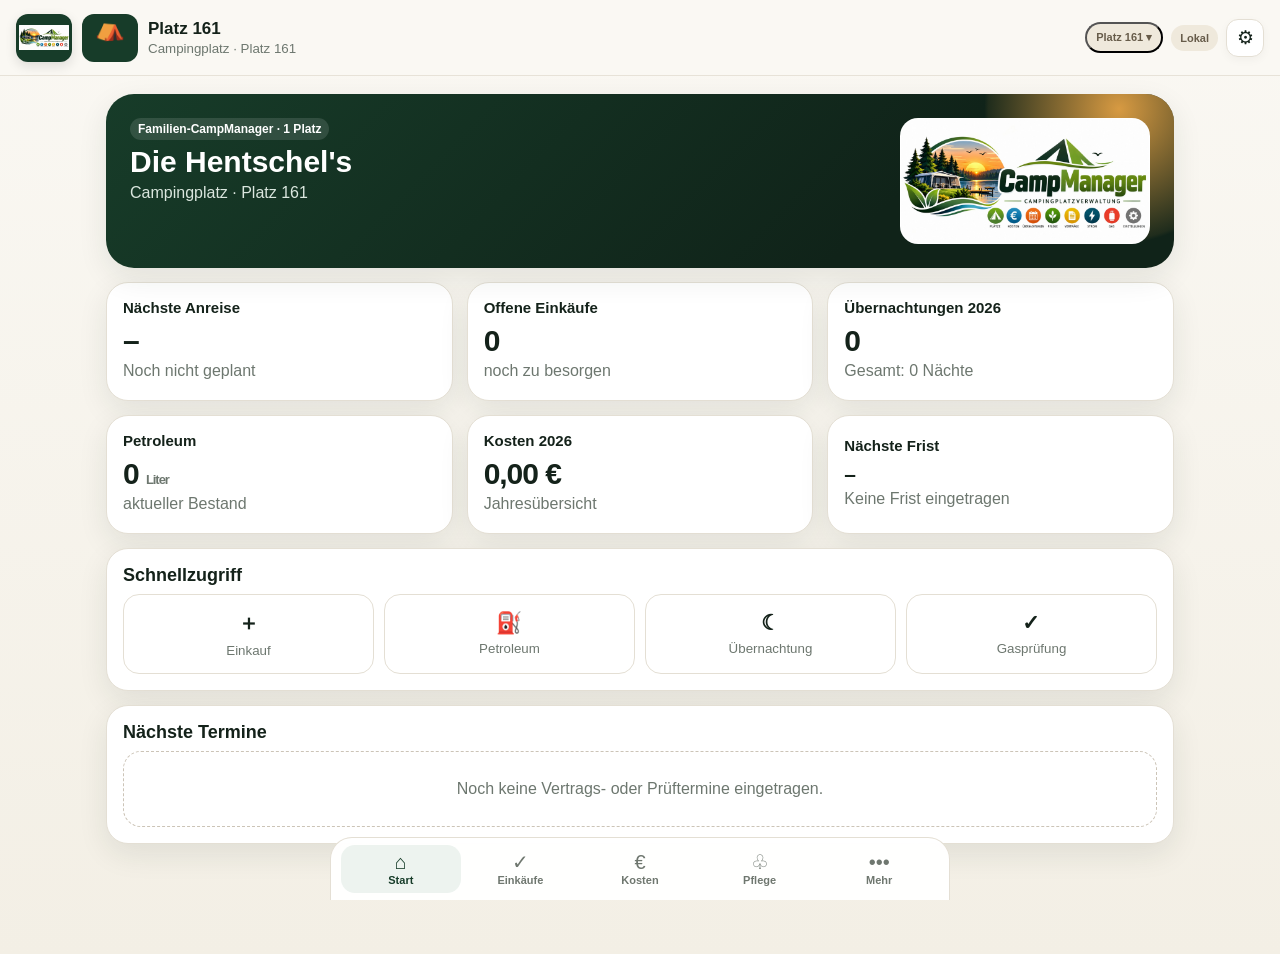
<file: index 4.html>
<!doctype html>
<html lang="de">
<head>
<meta charset="utf-8">
<meta name="viewport" content="width=device-width,initial-scale=1,viewport-fit=cover">
<meta name="theme-color" content="#173c29">
<meta name="apple-mobile-web-app-capable" content="yes">
<meta name="apple-mobile-web-app-status-bar-style" content="default">
<meta name="apple-mobile-web-app-title" content="CampManager">
<title>CampManager – Platz 161 · Kalender</title>
<link rel="apple-touch-icon" href="apple-touch-icon.png">
<style>
:root{
  --bg:#f5f2ea;--card:#fff;--ink:#14221a;--muted:#6d776f;--line:#e4dfd4;
  --green:#173c29;--green2:#2f6a49;--soft:#edf3ef;--gold:#c98a34;--warn:#8a5a12;
  --danger:#a84032;--dangerbg:#fae8e4;--shadow:0 10px 30px rgba(26,42,31,.09);
  --radius:22px;--safe:env(safe-area-inset-bottom,0px)
}
*{box-sizing:border-box}
html{background:var(--bg);-webkit-text-size-adjust:100%}
body{margin:0;font-family:Inter,ui-sans-serif,-apple-system,BlinkMacSystemFont,"Segoe UI",sans-serif;color:var(--ink);background:linear-gradient(180deg,#faf8f3 0,#f3efe5 100%);min-height:100vh}
button,input,select,textarea{font:inherit}button{cursor:pointer}
.hidden{display:none!important}
.topbar{position:sticky;top:0;z-index:30;height:76px;padding:10px 16px;display:flex;align-items:center;justify-content:space-between;background:rgba(250,248,243,.95);backdrop-filter:blur(18px);border-bottom:1px solid rgba(228,223,212,.85)}
.brand{display:flex;align-items:center;gap:10px;border:0;background:transparent;padding:0;text-align:left;color:inherit;min-width:0}
.brand-logo{width:56px;height:48px;object-fit:contain;padding:3px;background:#fff;border-radius:12px;box-shadow:0 4px 12px rgba(0,0,0,.12);background:var(--green)}
.brand-fallback{width:56px;height:48px;border-radius:12px;background:var(--green);color:#fff;display:none;place-items:center;font-size:24px}
.brand span{display:flex;flex-direction:column;min-width:0}.brand strong{font-size:17px}.brand small{color:var(--muted);margin-top:2px;white-space:nowrap;overflow:hidden;text-overflow:ellipsis;max-width:210px}
.top-actions{display:flex;align-items:center;gap:8px}
.status{font-size:11px;font-weight:800;padding:7px 9px;border-radius:999px;background:#efe9dc;color:#675c4a;white-space:nowrap}
.status.cloud{background:#e3f2e8;color:#24593a}.status.syncing{background:#fff0d2;color:#7b5720}.status.error{background:#f8ded8;color:#7e3228}
.icon-btn{width:38px;height:38px;border-radius:12px;border:1px solid var(--line);background:#fff;color:var(--ink);display:grid;place-items:center;font-size:19px;box-shadow:0 3px 10px rgba(0,0,0,.04)}
.app-shell{max-width:1100px;margin:0 auto;padding:18px 16px calc(98px + var(--safe))}
.view{display:none}.view.active{display:block}
.view-head{display:flex;align-items:end;justify-content:space-between;gap:14px;margin-bottom:16px}
.view-head h1{margin:0;font-size:27px}.view-head p{margin:4px 0 0;color:var(--muted)}
.hero{background:linear-gradient(135deg,#173c29 0%,#102319 72%);color:#fff;border-radius:28px;padding:20px;display:grid;grid-template-columns:minmax(0,1.5fr) minmax(180px,.5fr);gap:18px;box-shadow:var(--shadow);overflow:hidden;position:relative}
.hero:after{content:"";position:absolute;width:280px;height:280px;border-radius:50%;right:-85px;top:-125px;background:radial-gradient(circle,#d79a42 0,rgba(215,154,66,.08) 66%,transparent 68%)}
.hero-copy{position:relative;z-index:1}.hero h1{font-size:30px;margin:5px 0}.hero p{margin:0;color:#dbe7df}.hero-logo{width:100%;height:auto;max-height:220px;object-fit:contain;background:#fff;border-radius:18px;align-self:center;position:relative;z-index:1;border:1px solid rgba(255,255,255,.15)}
.grid{display:grid;grid-template-columns:repeat(12,1fr);gap:14px;margin-top:14px}
.card{grid-column:span 4;background:var(--card);border:1px solid var(--line);border-radius:var(--radius);padding:16px;box-shadow:var(--shadow)}
.card.full{grid-column:1/-1}.card.half{grid-column:span 6}
.card h2,.card h3{margin:0 0 8px}.card h2{font-size:18px}.card h3{font-size:15px}.card p{margin:4px 0;color:var(--muted)}
.metric{font-size:30px;font-weight:850;letter-spacing:-.035em}.metric small{font-size:13px;color:var(--muted);font-weight:650}
.card-action{border:1px solid var(--line);text-align:left;width:auto;color:inherit}.card-action:active{transform:scale(.995)}
.quick-grid{display:grid;grid-template-columns:repeat(4,1fr);gap:10px}.quick{border:1px solid var(--line);background:#fff;padding:14px 12px;border-radius:16px;text-align:center;color:var(--ink)}.quick b{display:block;font-size:21px;margin-bottom:4px}.quick small{color:var(--muted)}
.section-tabs{display:flex;gap:8px;overflow:auto;padding-bottom:4px;margin-bottom:14px;scrollbar-width:none}.section-tabs::-webkit-scrollbar{display:none}
.chip{white-space:nowrap;border:1px solid var(--line);background:#fff;color:var(--ink);padding:9px 12px;border-radius:999px;font-weight:750;font-size:13px}.chip.active{background:var(--green);color:#fff;border-color:var(--green)}
.list{display:flex;flex-direction:column;gap:9px}
.row{display:flex;align-items:center;gap:12px;padding:13px 14px;border-radius:16px;background:#fff;border:1px solid var(--line)}
.row-main{flex:1;min-width:0}.row-title{font-weight:780;overflow-wrap:anywhere}.row-sub{font-size:13px;color:var(--muted);margin-top:3px;overflow-wrap:anywhere}
.row-actions{display:flex;gap:6px;flex-shrink:0}.mini{border:1px solid var(--line);background:#fff;border-radius:10px;padding:7px 9px}.danger{color:var(--danger)}.done .row-title{text-decoration:line-through;color:var(--muted)}
.btn{border:0;background:var(--green);color:#fff;font-weight:800;padding:11px 15px;border-radius:13px}.btn.secondary{background:#fff;color:var(--ink);border:1px solid var(--line)}.btn.danger{background:var(--danger);color:#fff}.btn.block{width:100%}.btn:disabled{opacity:.55;cursor:not-allowed}
.toolbar{display:flex;gap:8px;flex-wrap:wrap;margin:10px 0 14px}
.empty{padding:28px 16px;border:1px dashed #ccc4b7;border-radius:18px;text-align:center;color:var(--muted);background:rgba(255,255,255,.45)}
.form-grid{display:grid;grid-template-columns:1fr 1fr;gap:12px}.field{display:flex;flex-direction:column;gap:6px}.field.full{grid-column:1/-1}.field label{font-size:13px;font-weight:800}.field input,.field select,.field textarea{border:1px solid #dcd5c8;background:#fff;border-radius:12px;padding:11px 12px;color:var(--ink);outline:none;width:100%}.field textarea{min-height:92px;resize:vertical}.field input:focus,.field select:focus,.field textarea:focus{border-color:#7aa08a;box-shadow:0 0 0 3px rgba(65,113,82,.12)}
.modal{border:0;background:transparent;padding:0;width:min(650px,calc(100vw - 20px));max-height:92vh}.modal::backdrop{background:rgba(9,20,14,.55);backdrop-filter:blur(4px)}.modal-card{background:#faf8f3;border-radius:24px;border:1px solid var(--line);padding:16px;box-shadow:0 30px 90px rgba(0,0,0,.28);max-height:92vh;overflow:auto}.modal-head{display:flex;align-items:center;justify-content:space-between;gap:12px;margin-bottom:14px}.modal-head h2{margin:0}.modal-actions{display:flex;justify-content:flex-end;gap:8px;margin-top:16px;flex-wrap:wrap}
.bottom-nav{position:fixed;z-index:25;bottom:0;left:0;right:0;padding:7px 10px calc(7px + var(--safe));display:grid;grid-template-columns:repeat(5,1fr);background:rgba(255,255,255,.96);backdrop-filter:blur(16px);border-top:1px solid var(--line)}
.nav-btn{border:0;background:transparent;color:#6f776f;border-radius:14px;padding:7px 5px;display:flex;flex-direction:column;align-items:center;gap:2px}.nav-btn span{font-size:20px;line-height:1}.nav-btn small{font-size:11px;font-weight:800}.nav-btn.active{color:var(--green);background:#edf3ef}
.toast{position:fixed;z-index:120;left:50%;bottom:90px;max-width:calc(100vw - 24px);transform:translate(-50%,20px);opacity:0;pointer-events:none;background:#102219;color:#fff;padding:11px 15px;border-radius:999px;font-weight:700;box-shadow:var(--shadow);transition:.2s;text-align:center}.toast.show{opacity:1;transform:translate(-50%,0)}
.badge{display:inline-flex;align-items:center;border-radius:999px;background:#eef2ee;color:#31543e;padding:4px 8px;font-size:12px;font-weight:800}.badge.hero-badge{background:rgba(255,255,255,.12);color:#fff}.badge.warn{background:#fff0d2;color:#7b5720}.badge.bad{background:#f8ded8;color:#7e3228}
.cost-bars{display:flex;flex-direction:column;gap:9px}.cost-line{display:grid;grid-template-columns:130px 1fr 90px;gap:9px;align-items:center;font-size:13px}.bar{height:9px;background:#eee8dc;border-radius:999px;overflow:hidden}.bar i{display:block;height:100%;background:linear-gradient(90deg,var(--green2),var(--gold))}.right{text-align:right}
.notice{background:#f7f3e9;border:1px solid #e5dcc6;border-radius:16px;padding:12px;margin:12px 0}.notice.good{background:#e9f4ed;border-color:#cfe3d6}.notice.bad{background:var(--dangerbg);border-color:#ecc8c1}.small-note{font-size:12px;color:var(--muted);line-height:1.45}.codebox{background:#132019;color:#e7efe9;padding:12px;border-radius:14px;white-space:pre-wrap;overflow:auto;font:12px ui-monospace,SFMono-Regular,Menlo,monospace;max-height:260px}.divider{height:1px;background:var(--line);margin:16px 0}.kpi{display:flex;align-items:center;justify-content:space-between;gap:12px}.kpi strong{font-size:18px}.overdue{border-color:#ecc8c1;background:#fff9f7}
@media(max-width:760px){
  .hero{grid-template-columns:1fr}.hero-logo{max-height:260px}.card,.card.half{grid-column:1/-1}
  .quick-grid{grid-template-columns:repeat(2,1fr)}.form-grid{grid-template-columns:1fr}.field.full{grid-column:auto}
  .cost-line{grid-template-columns:105px 1fr 78px}.view-head h1{font-size:24px}.brand small{max-width:160px}
}
@media(min-width:900px){.bottom-nav{left:50%;right:auto;transform:translateX(-50%);width:620px;border:1px solid var(--line);border-bottom:0;border-radius:22px 22px 0 0}.app-shell{padding-bottom:110px}.hero{padding:24px}}
</style>
</head>
<body>
<header class="topbar">
  <button class="brand" id="brandBtn" aria-label="Startseite">
    <img id="brandLogo" class="brand-logo" src="logo.jpg" alt="CampManager Logo">
    <span id="brandFallback" class="brand-fallback">⛺</span>
    <span><strong>Platz 161</strong><small id="campNameTop">Campingverwaltung</small></span>
  </button>
  <div class="top-actions">
    <button id="placeSwitchBtn" class="status" type="button" aria-label="Stellplatz wechseln">Platz</button>
    <span id="syncBadge" class="status">Lokal</span>
    <button id="accountBtn" class="icon-btn" aria-label="Konto und Einstellungen">⚙</button>
  </div>
</header>

<main class="app-shell" id="app">
  <section id="view-dashboard" class="view active"></section>
  <section id="view-shopping" class="view"></section>
  <section id="view-costs" class="view"></section>
  <section id="view-care" class="view"></section>
  <section id="view-more" class="view"></section>
</main>

<nav class="bottom-nav" aria-label="Hauptnavigation">
  <button class="nav-btn active" data-view="dashboard"><span>⌂</span><small>Start</small></button>
  <button class="nav-btn" data-view="shopping"><span>✓</span><small>Einkäufe</small></button>
  <button class="nav-btn" data-view="costs"><span>€</span><small>Kosten</small></button>
  <button class="nav-btn" data-view="care"><span>♧</span><small>Pflege</small></button>
  <button class="nav-btn" data-view="more"><span>•••</span><small>Mehr</small></button>
</nav>

<dialog id="modal" class="modal">
  <div class="modal-card" id="modalCard">
    <div class="modal-head">
      <h2 id="modalTitle">Eintrag</h2>
      <button type="button" class="icon-btn" data-modal-close aria-label="Schließen">×</button>
    </div>
    <div id="modalBody"></div>
    <div id="modalActions" class="modal-actions"></div>
  </form>
</dialog>
<div id="toast" class="toast" role="status"></div>

<script>
(() => {
'use strict';

const STORAGE_KEY='campmanager_full_v5';
const CLOUD_CFG_KEY='campmanager_cloud_cfg_v2';
const CLOUD_SESSION_KEY='campmanager_cloud_session_v2';

const $=(s,r=document)=>r.querySelector(s);
const $$=(s,r=document)=>[...r.querySelectorAll(s)];
const id=()=>globalThis.crypto&&crypto.randomUUID?crypto.randomUUID():Date.now()+'-'+Math.random().toString(16).slice(2);
const esc=(v='')=>String(v).replace(/[&<>'"]/g,c=>({'&':'&amp;','<':'&lt;','>':'&gt;',"'":'&#39;','"':'&quot;'}[c]));
const today=()=>new Date().toISOString().slice(0,10);
const yearNow=()=>new Date().getFullYear();
const fmtDate=v=>v?new Date(v+'T12:00:00').toLocaleDateString('de-DE'):'–';
const money=v=>Number(v||0).toLocaleString('de-DE',{style:'currency',currency:'EUR'});
const num=(v,d=0)=>Number(v||0).toLocaleString('de-DE',{minimumFractionDigits:0,maximumFractionDigits:d});
const days=(a,b)=>a&&b?Math.max(0,Math.round((new Date(b+'T12:00:00')-new Date(a+'T12:00:00'))/86400000)):0;
const parseDate=v=>v?new Date(v+'T12:00:00'):null;

function blankPlace(name='Campingplatz',pitch='161'){
  return {
    id:id(),
    site:{campName:name,pitch:pitch,area:'',notes:''},
    nextArrival:'',
    shopping:[],
    costs:[],
    petroleum:[],
    electricity:[],
    stays:[],
    lawn:[],
    hedge:[],
    contracts:[],
    gasChecks:[]
  };
}
function defaults(){
  const first=blankPlace('Campingplatz','161');
  return {
    version:4,
    updatedAt:new Date().toISOString(),
    activePlaceId:first.id,
    places:[first],
    site:{...first.site},
    family:[
      {id:id(),name:'Marcel'},
      {id:id(),name:'Denise'},
      {id:id(),name:'Leon'},
      {id:id(),name:'Luca'}
    ],
    nextArrival:'',
    shopping:[],
    costs:[],
    petroleum:[],
    electricity:[],
    stays:[],
    lawn:[],
    hedge:[],
    contracts:[],
    gasChecks:[]
  };
}
function normalize(x){
  const d=defaults();
  if(!x||typeof x!=='object')return d;
  const o={...d,...x};
  o.site={...d.site,...(x.site||{})};
  ['family','shopping','costs','petroleum','electricity','stays','lawn','hedge','contracts','gasChecks'].forEach(k=>{if(!Array.isArray(o[k]))o[k]=d[k]});

  if(!Array.isArray(o.places)||!o.places.length){
    const migrated={
      id:id(),
      site:{...o.site},
      nextArrival:o.nextArrival||'',
      shopping:Array.isArray(o.shopping)?o.shopping:[],
      costs:Array.isArray(o.costs)?o.costs:[],
      petroleum:Array.isArray(o.petroleum)?o.petroleum:[],
      electricity:Array.isArray(o.electricity)?o.electricity:[],
      stays:Array.isArray(o.stays)?o.stays:[],
      lawn:Array.isArray(o.lawn)?o.lawn:[],
      hedge:Array.isArray(o.hedge)?o.hedge:[],
      contracts:Array.isArray(o.contracts)?o.contracts:[],
      gasChecks:Array.isArray(o.gasChecks)?o.gasChecks:[]
    };
    o.places=[migrated];
    o.activePlaceId=migrated.id;
  } else {
    o.places=o.places.map(p=>({
      id:p.id||id(),
      site:{campName:'Campingplatz',pitch:'',area:'',notes:'',...(p.site||{})},
      nextArrival:p.nextArrival||'',
      shopping:Array.isArray(p.shopping)?p.shopping:[],
      costs:Array.isArray(p.costs)?p.costs:[],
      petroleum:Array.isArray(p.petroleum)?p.petroleum:[],
      electricity:Array.isArray(p.electricity)?p.electricity:[],
      stays:Array.isArray(p.stays)?p.stays:[],
      lawn:Array.isArray(p.lawn)?p.lawn:[],
      hedge:Array.isArray(p.hedge)?p.hedge:[],
      contracts:Array.isArray(p.contracts)?p.contracts:[],
      gasChecks:Array.isArray(p.gasChecks)?p.gasChecks:[]
    }));
    if(!o.activePlaceId||!o.places.some(p=>p.id===o.activePlaceId))o.activePlaceId=o.places[0].id;
  }
  const active=o.places.find(p=>p.id===o.activePlaceId)||o.places[0];
  applyPlaceToTopLevel(o,active);
  return o;
}

const PLACE_KEYS=['nextArrival','shopping','costs','petroleum','electricity','stays','lawn','hedge','contracts','gasChecks'];

function placeSnapshotFromState(s){
  return {
    id:s.activePlaceId,
    site:{...(s.site||{})},
    nextArrival:s.nextArrival||'',
    shopping:s.shopping||[],
    costs:s.costs||[],
    petroleum:s.petroleum||[],
    electricity:s.electricity||[],
    stays:s.stays||[],
    lawn:s.lawn||[],
    hedge:s.hedge||[],
    contracts:s.contracts||[],
    gasChecks:s.gasChecks||[]
  };
}
function applyPlaceToTopLevel(target,place){
  if(!place)return;
  target.site={campName:'Campingplatz',pitch:'',area:'',notes:'',...(place.site||{})};
  target.nextArrival=place.nextArrival||'';
  target.shopping=Array.isArray(place.shopping)?place.shopping:[];
  target.costs=Array.isArray(place.costs)?place.costs:[];
  target.petroleum=Array.isArray(place.petroleum)?place.petroleum:[];
  target.electricity=Array.isArray(place.electricity)?place.electricity:[];
  target.stays=Array.isArray(place.stays)?place.stays:[];
  target.lawn=Array.isArray(place.lawn)?place.lawn:[];
  target.hedge=Array.isArray(place.hedge)?place.hedge:[];
  target.contracts=Array.isArray(place.contracts)?place.contracts:[];
  target.gasChecks=Array.isArray(place.gasChecks)?place.gasChecks:[];
}
function syncActivePlace(){
  if(!Array.isArray(state.places)||!state.activePlaceId)return;
  const ix=state.places.findIndex(p=>p.id===state.activePlaceId);
  if(ix>=0){
    state.places[ix]={
      ...state.places[ix],
      ...placeSnapshotFromState(state),
      id:state.activePlaceId
    };
  }
}
function activePlace(){
  return state.places?.find(p=>p.id===state.activePlaceId)||state.places?.[0]||null;
}
function switchPlace(placeId){
  if(!placeId||placeId===state.activePlaceId)return;
  syncActivePlace();
  const next=state.places.find(p=>p.id===placeId);
  if(!next)return;
  state.activePlaceId=placeId;
  applyPlaceToTopLevel(state,next);
  saveLocal();
  renderAll();
  scheduleCloudPush();
  toast('Zu '+(state.site.campName||'Campingplatz')+' · Platz '+(state.site.pitch||'')+' gewechselt');
}

function loadLocal(){
  try{
    const raw=localStorage.getItem(STORAGE_KEY);
    if(raw)return normalize(JSON.parse(raw));
    const old=localStorage.getItem('campmanager_full_v4')||localStorage.getItem('campmanager_full_v3')||localStorage.getItem('campmanager_full_v2')||localStorage.getItem('campmanager_full_v1')||localStorage.getItem('campmanager_onefile_v1')||localStorage.getItem('platz161_state_v4')||localStorage.getItem('platz161_state_v2');
    return old?normalize(JSON.parse(old)):defaults();
  }catch(e){console.warn(e);return defaults()}
}
let state=loadLocal();
let activeView='dashboard';
const activeTab={costs:'overview',care:'lawn',more:'stays'};
let pushTimer=null;
let cloudCfg=loadCloudCfg();
let cloudSession=loadCloudSession();
let lastCloudUpdated='';

function saveLocal(){
  syncActivePlace();
  state.updatedAt=new Date().toISOString();
  try{
    localStorage.setItem(STORAGE_KEY,JSON.stringify(state));
    return true;
  }catch(e){
    console.error('Speichern fehlgeschlagen',e);
    toast('Speichern im Browser fehlgeschlagen');
    return false;
  }
}
function save(){
  saveLocal();
  renderAll();
  scheduleCloudPush();
}
function toast(t){
  const e=$('#toast');e.textContent=t;e.classList.add('show');clearTimeout(e._t);e._t=setTimeout(()=>e.classList.remove('show'),2200)
}
function setSync(kind,text){
  const b=$('#syncBadge');b.className='status'+(kind?' '+kind:'');b.textContent=text;
}
function empty(t){return '<div class="empty">'+esc(t)+'</div>'}
function badge(t,cls=''){return '<span class="badge '+cls+'">'+esc(t)+'</span>'}
function totalNights(year=null){
  return state.stays.reduce((s,x)=>{
    if(!x.arrival||!x.departure)return s;
    if(year&&Number(x.arrival.slice(0,4))!==Number(year))return s;
    return s+days(x.arrival,x.departure);
  },0)
}
function petroleumStock(){
  const rows=[...state.petroleum].sort((a,b)=>String(a.date||'').localeCompare(String(b.date||''))||String(a.createdAt||'').localeCompare(String(b.createdAt||'')));
  let stock=0;
  rows.forEach(x=>{
    const liters=Number(x.liters||0);
    if(x.kind==='stock')stock=liters;
    else if(x.kind==='purchase')stock+=liters;
    else stock-=liters;
  });
  return stock;
}
function costData(y=yearNow()){
  const d={annual:0,repairs:0,purchases:0,other:0,electricity:0,petroleum:0};
  state.costs.filter(x=>Number(x.year)===Number(y)).forEach(x=>d[x.category]=(d[x.category]||0)+Number(x.amount||0));
  state.electricity.filter(x=>Number(x.year)===Number(y)).forEach(x=>d.electricity+=Number(x.cost||0)+Number(x.meterRent||0));
  state.petroleum.filter(x=>x.kind==='purchase'&&(x.date||'').startsWith(String(y))).forEach(x=>d.petroleum+=Number(x.price||0));
  return d
}
function arrivalText(){
  if(!state.nextArrival)return'Noch nicht geplant';
  const d=Math.round((parseDate(state.nextArrival)-parseDate(today()))/86400000);
  if(d===0)return'Heute';if(d===1)return'Morgen';if(d>1)return'in '+d+' Tagen';return fmtDate(state.nextArrival)
}
function nextDeadline(){
  const candidates=[];
  state.contracts.forEach(x=>{
    if(x.noticeDate)candidates.push({date:x.noticeDate,title:'Vertragsfrist',detail:x.name});
    else if(x.endDate)candidates.push({date:x.endDate,title:'Vertragsende',detail:x.name});
  });
  state.gasChecks.forEach(x=>{if(x.nextDue)candidates.push({date:x.nextDue,title:'Gasprüfung',detail:x.company||'Nächste Prüfung'})});
  candidates.sort((a,b)=>String(a.date).localeCompare(String(b.date)));
  return candidates.find(x=>x.date>=today())||null
}
function deadlineStatus(date){
  if(!date)return'';
  const d=Math.ceil((parseDate(date)-parseDate(today()))/86400000);
  if(d<0)return'Überfällig';
  if(d===0)return'Heute';
  if(d===1)return'Morgen';
  if(d<=30)return'in '+d+' Tagen';
  return fmtDate(date)
}
function tabs(section,items){return '<div class="section-tabs">'+items.map(([k,l])=>'<button class="chip '+(activeTab[section]===k?'active':'')+'" data-section="'+section+'" data-tab="'+k+'">'+esc(l)+'</button>').join('')+'</div>'}

function renderTop(){
  $('#campNameTop').textContent=(state.site.campName||'Campingplatz')+' · Platz '+(state.site.pitch||'');
  const ps=$('#placeSwitchBtn');
  if(ps)ps.textContent='Platz '+(state.site.pitch||'–')+' ▾';
  if(cloudReady()&&cloudSession&&cloudSession.access_token)setSync('cloud','Cloud');else setSync('','Lokal')
}
function renderDashboard(){
  const y=yearNow(),c=costData(y),total=Object.values(c).reduce((a,b)=>a+b,0),next=nextDeadline();
  $('#view-dashboard').innerHTML=`
  <div class="hero">
    <div class="hero-copy"><div class="badge hero-badge">Familien-CampManager · ${state.places.length} ${state.places.length===1?'Platz':'Plätze'}</div><h1>Die Hentschel's</h1><p>${esc(state.site.campName||'Campingplatz')} · Platz ${esc(state.site.pitch||'161')}</p></div>
    <img class="hero-logo" src="logo.jpg" alt="CampManager Logo" onerror="this.style.display='none'">
  </div>
  <div class="grid">
    <button class="card card-action" data-open="arrival"><h3>Nächste Anreise</h3><div class="metric">${state.nextArrival?fmtDate(state.nextArrival):'–'}</div><p>${esc(arrivalText())}</p></button>
    <button class="card card-action" data-go="shopping"><h3>Offene Einkäufe</h3><div class="metric">${state.shopping.filter(x=>!x.done).length}</div><p>noch zu besorgen</p></button>
    <button class="card card-action" data-go="more" data-tab="stays"><h3>Übernachtungen ${y}</h3><div class="metric">${totalNights(y)}</div><p>Gesamt: ${totalNights()} Nächte</p></button>
    <button class="card card-action" data-go="costs" data-tab="petroleum"><h3>Petroleum</h3><div class="metric">${num(petroleumStock(),1)} <small>Liter</small></div><p>aktueller Bestand</p></button>
    <button class="card card-action" data-go="costs" data-tab="overview"><h3>Kosten ${y}</h3><div class="metric">${money(total)}</div><p>Jahresübersicht</p></button>
    <button class="card card-action ${next&&next.date<today()?'overdue':''}" data-go="more" data-tab="${next&&next.title==='Gasprüfung'?'gas':'contracts'}"><h3>Nächste Frist</h3><div class="metric" style="font-size:21px">${next?fmtDate(next.date):'–'}</div><p>${next?esc(next.title+' · '+deadlineStatus(next.date)):'Keine Frist eingetragen'}</p></button>
    <div class="card full"><h2>Schnellzugriff</h2><div class="quick-grid">
      <button class="quick" data-add="shopping"><b>＋</b><small>Einkauf</small></button>
      <button class="quick" data-add="petroleum"><b>⛽</b><small>Petroleum</small></button>
      <button class="quick" data-add="stay"><b>☾</b><small>Übernachtung</small></button>
      <button class="quick" data-add="gas"><b>✓</b><small>Gasprüfung</small></button>
    </div></div>
    ${renderUpcoming()}
  </div>`
}
function renderUpcoming(){
  const rows=[];
  state.contracts.forEach(x=>{
    const d=x.noticeDate||x.endDate;if(d)rows.push({date:d,title:x.name,kind:x.noticeDate?'Vertragsfrist':'Vertragsende'})
  });
  state.gasChecks.forEach(x=>{if(x.nextDue)rows.push({date:x.nextDue,title:x.company||'Gasprüfung',kind:'Gasprüfung'})});
  rows.sort((a,b)=>String(a.date).localeCompare(String(b.date)));
  const upcoming=rows.filter(x=>x.date>=today()).slice(0,5);
  return `<div class="card full"><h2>Nächste Termine</h2>${upcoming.length?'<div class="list">'+upcoming.map(x=>`<div class="row"><div class="row-main"><div class="row-title">${esc(x.kind)}</div><div class="row-sub">${esc(x.title)}</div></div><div><strong>${fmtDate(x.date)}</strong><div class="row-sub">${esc(deadlineStatus(x.date))}</div></div></div>`).join('')+'</div>':empty('Noch keine Vertrags- oder Prüftermine eingetragen.')}</div>`
}

function renderShopping(){
  const rows=[...state.shopping].sort((a,b)=>Number(a.done)-Number(b.done)||String(a.name).localeCompare(String(b.name),'de'));
  $('#view-shopping').innerHTML=`<div class="view-head"><div><h1>Offene Einkäufe</h1><p>Was für den Campingplatz noch benötigt wird.</p></div></div>
  <div class="toolbar"><button class="btn" data-add="shopping">＋ Einkauf hinzufügen</button></div>
  ${rows.length?'<div class="list">'+rows.map(x=>`<div class="row ${x.done?'done':''}"><input type="checkbox" data-toggle-shopping="${x.id}" ${x.done?'checked':''}><div class="row-main"><div class="row-title">${esc(x.name)}</div><div class="row-sub">${x.quantity?esc(x.quantity):''}${x.note?' · '+esc(x.note):''}</div></div><div class="row-actions"><button class="mini" data-edit="shopping" data-id="${x.id}">✎</button><button class="mini danger" data-del="shopping" data-id="${x.id}">×</button></div></div>`).join('')+'</div>':empty('Keine offenen Einkäufe.')}`
}

function renderCosts(){
  const t=activeTab.costs;
  $('#view-costs').innerHTML=`<div class="view-head"><div><h1>Kosten & Verbrauch</h1><p>Ohne Lebensmittel und Ausflüge.</p></div></div>
  ${tabs('costs',[['overview','Übersicht'],['costs','Kosten'],['petroleum','Petroleum'],['electricity','Strom']])}
  ${t==='overview'?costOverview():t==='costs'?costRows():t==='petroleum'?petroleumRows():electricityRows()}`
}
function costOverview(){
  const y=yearNow(),d=costData(y),total=Object.values(d).reduce((a,b)=>a+b,0);
  const labels={annual:'Stellplatz/Jahresgebühr',repairs:'Reparaturen',purchases:'Neuanschaffungen',other:'Sonstiges',electricity:'Strom',petroleum:'Petroleum'};
  return `<div class="grid">
    <div class="card half"><h2>Gesamtkosten ${y}</h2><div class="metric">${money(total)}</div><p>inkl. Strom, Zählermiete und Petroleum</p></div>
    <div class="card half"><h2>Petroleum-Bestand</h2><div class="metric">${num(petroleumStock(),1)} <small>Liter</small></div></div>
    <div class="card full"><h2>Aufteilung ${y}</h2><div class="cost-bars">${Object.entries(d).map(([k,v])=>`<div class="cost-line"><span>${esc(labels[k])}</span><div class="bar"><i style="width:${total?Math.min(100,v/total*100):0}%"></i></div><strong class="right">${money(v)}</strong></div>`).join('')}</div></div>
  </div>`
}
function costRows(){
  const labels={annual:'Stellplatz/Jahresgebühr',repairs:'Reparatur',purchases:'Neuanschaffung',other:'Sonstiges'};
  const rows=[...state.costs].sort((a,b)=>Number(b.year)-Number(a.year));
  return `<div class="toolbar"><button class="btn" data-add="cost">＋ Kosten hinzufügen</button></div>${rows.length?'<div class="list">'+rows.map(x=>`<div class="row"><div class="row-main"><div class="row-title">${esc(labels[x.category]||x.category)} · ${esc(x.year)}</div><div class="row-sub">${esc(x.note||'')}</div></div><strong>${money(x.amount)}</strong><div class="row-actions"><button class="mini" data-edit="cost" data-id="${x.id}">✎</button><button class="mini danger" data-del="cost" data-id="${x.id}">×</button></div></div>`).join('')+'</div>':empty('Noch keine allgemeinen Kosten eingetragen.')}`
}
function petroleumRows(){
  const rows=[...state.petroleum].sort((a,b)=>String(b.date).localeCompare(String(a.date)));
  return `<div class="grid"><div class="card half"><h2>Aktueller Bestand</h2><div class="metric">${num(petroleumStock(),1)} <small>Liter</small></div></div><div class="card half"><h2>Buchungen</h2><div class="metric">${rows.length}</div></div></div>
  <div class="notice"><strong>Petroleum:</strong> Einkauf erhöht den Bestand, Verbrauch reduziert ihn und „Bestand setzen“ übernimmt den tatsächlich vorhandenen Literstand.</div>
  <div class="toolbar"><button class="btn" data-add="petroleum">＋ Petroleum buchen</button></div>
  ${rows.length?'<div class="list">'+rows.map(x=>`<div class="row"><div class="row-main"><div class="row-title">${x.kind==='purchase'?'Einkauf':x.kind==='stock'?'Bestand gesetzt':'Verbrauch'} · ${num(x.liters,1)} L</div><div class="row-sub">${fmtDate(x.date)}${x.note?' · '+esc(x.note):''}</div></div>${x.kind==='purchase'&&x.price?'<strong>'+money(x.price)+'</strong>':''}<div class="row-actions"><button class="mini" data-edit="petroleum" data-id="${x.id}">✎</button><button class="mini danger" data-del="petroleum" data-id="${x.id}">×</button></div></div>`).join('')+'</div>':empty('Noch keine Petroleum-Buchungen.')}`
}
function electricityRows(){
  const rows=[...state.electricity].sort((a,b)=>Number(b.year)-Number(a.year));
  return `<div class="notice"><strong>Nur Jahreswerte:</strong> Verbrauch, Stromkosten und Zählermiete.</div>
  <div class="toolbar"><button class="btn" data-add="electricity">＋ Jahreswert hinzufügen</button></div>
  ${rows.length?'<div class="list">'+rows.map(x=>`<div class="row"><div class="row-main"><div class="row-title">${esc(x.year)} · ${num(x.consumption,1)} kWh</div><div class="row-sub">Strom ${money(x.cost)} · Zählermiete ${money(x.meterRent)}</div></div><strong>${money(Number(x.cost||0)+Number(x.meterRent||0))}</strong><div class="row-actions"><button class="mini" data-edit="electricity" data-id="${x.id}">✎</button><button class="mini danger" data-del="electricity" data-id="${x.id}">×</button></div></div>`).join('')+'</div>':empty('Noch keine Strom-Jahreswerte.')}`
}

function renderCare(){
  const t=activeTab.care;
  $('#view-care').innerHTML=`<div class="view-head"><div><h1>Rasen & Hecke</h1><p>Nur die gewünschten Pflegetermine.</p></div></div>
  ${tabs('care',[['lawn','Rasen'],['hedge','Hecke']])}${t==='lawn'?lawnRows():hedgeRows()}`
}
function lawnRows(){
  const rows=[...state.lawn].sort((a,b)=>String(b.date).localeCompare(String(a.date)));
  return `<div class="toolbar"><button class="btn" data-add="lawn">＋ Rasenschnitt eintragen</button></div>
  ${rows.length?'<div class="list">'+rows.map(x=>`<div class="row"><div class="row-main"><div class="row-title">Rasen gemäht</div><div class="row-sub">${fmtDate(x.date)}${x.note?' · '+esc(x.note):''}</div></div><div class="row-actions"><button class="mini" data-edit="lawn" data-id="${x.id}">✎</button><button class="mini danger" data-del="lawn" data-id="${x.id}">×</button></div></div>`).join('')+'</div>':empty('Noch kein Rasenschnitt eingetragen.')}`
}
function hedgeRows(){
  const y=yearNow(),count=state.hedge.filter(x=>(x.date||'').startsWith(String(y))).length;
  const rows=[...state.hedge].sort((a,b)=>String(b.date).localeCompare(String(a.date)));
  return `<div class="grid"><div class="card half"><h2>Heckenschnitt ${y}</h2><div class="metric">${count}<small> / 2</small></div><p>${count>=2?'Beide Termine erfasst':'Noch '+(2-count)+' Termin(e) möglich'}</p></div></div>
  <div class="toolbar"><button class="btn" data-add="hedge" ${count>=2?'disabled':''}>＋ Heckenschnitt eintragen</button></div>
  ${rows.length?'<div class="list">'+rows.map(x=>`<div class="row"><div class="row-main"><div class="row-title">Hecke geschnitten</div><div class="row-sub">${fmtDate(x.date)}${x.note?' · '+esc(x.note):''}</div></div><div class="row-actions"><button class="mini" data-edit="hedge" data-id="${x.id}">✎</button><button class="mini danger" data-del="hedge" data-id="${x.id}">×</button></div></div>`).join('')+'</div>':empty('Noch kein Heckenschnitt eingetragen.')}`
}

function renderMore(){
  const t=activeTab.more;
  $('#view-more').innerHTML=`<div class="view-head"><div><h1>Verwaltung</h1><p>Übernachtungen, Verträge, Gasprüfung und Stellplatz.</p></div></div>
  ${tabs('more',[['stays','Übernachtungen'],['calendar','Kalender'],['contracts','Verträge'],['gas','Gasprüfung'],['site','Stellplatz'],['family','Familie']])}
  ${t==='stays'?stayRows():t==='calendar'?calendarPanel():t==='contracts'?contractRows():t==='gas'?gasRows():t==='site'?sitePanel():familyPanel()}`
}
function stayRows(){
  const rows=[...state.stays].sort((a,b)=>String(b.arrival).localeCompare(String(a.arrival)));
  return `<div class="grid"><div class="card half"><h2>Dieses Jahr</h2><div class="metric">${totalNights(yearNow())}</div><p>Übernachtungen ${yearNow()}</p></div><div class="card half"><h2>Gesamt</h2><div class="metric">${totalNights()}</div><p>Übernachtungen</p></div></div>
  <div class="toolbar"><button class="btn" data-add="stay">＋ Aufenthalt hinzufügen</button></div>
  ${rows.length?'<div class="list">'+rows.map(x=>`<div class="row"><div class="row-main"><div class="row-title">${fmtDate(x.arrival)} – ${fmtDate(x.departure)}</div><div class="row-sub">${days(x.arrival,x.departure)} Übernachtungen${x.people?' · '+esc(x.people):''}${x.note?' · '+esc(x.note):''}</div></div><div class="row-actions"><button class="mini" data-cal="stay" data-id="${x.id}" title="Zum Kalender">📅</button><button class="mini" data-edit="stay" data-id="${x.id}">✎</button><button class="mini danger" data-del="stay" data-id="${x.id}">×</button></div></div>`).join('')+'</div>':empty('Noch keine Aufenthalte eingetragen.')}`
}
function contractRows(){
  const rows=[...state.contracts].sort((a,b)=>String(a.noticeDate||a.endDate||'9999').localeCompare(String(b.noticeDate||b.endDate||'9999')));
  return `<div class="toolbar"><button class="btn" data-add="contract">＋ Vertrag hinzufügen</button></div>
  ${rows.length?'<div class="list">'+rows.map(x=>{
    const d=x.noticeDate||x.endDate,over=d&&d<today();
    return `<div class="row ${over?'overdue':''}"><div class="row-main"><div class="row-title">${esc(x.name)}</div><div class="row-sub">${x.provider?esc(x.provider)+' · ':''}${x.startDate?'Beginn '+fmtDate(x.startDate)+' · ':''}${x.noticeDate?'Frist '+fmtDate(x.noticeDate)+' · ':''}${x.endDate?'Ende '+fmtDate(x.endDate):''}${x.annualCost?' · '+money(x.annualCost)+'/Jahr':''}</div>${d?'<div class="row-sub">'+esc(deadlineStatus(d))+'</div>':''}</div><div class="row-actions"><button class="mini" data-cal="contract" data-id="${x.id}" title="Zum Kalender">📅</button><button class="mini" data-edit="contract" data-id="${x.id}">✎</button><button class="mini danger" data-del="contract" data-id="${x.id}">×</button></div></div>`
  }).join('')+'</div>':empty('Noch keine Verträge eingetragen.')}`
}
function gasRows(){
  const rows=[...state.gasChecks].sort((a,b)=>String(b.date).localeCompare(String(a.date)));
  return `<div class="toolbar"><button class="btn" data-add="gas">＋ Gasprüfung hinzufügen</button></div>
  ${rows.length?'<div class="list">'+rows.map(x=>`<div class="row ${x.nextDue&&x.nextDue<today()?'overdue':''}"><div class="row-main"><div class="row-title">Prüfung ${fmtDate(x.date)} · ${esc(x.result||'')}</div><div class="row-sub">Nächste Prüfung: ${fmtDate(x.nextDue)}${x.company?' · '+esc(x.company):''}${x.cost?' · '+money(x.cost):''}</div>${x.nextDue?'<div class="row-sub">'+esc(deadlineStatus(x.nextDue))+'</div>':''}${x.notes?'<div class="row-sub">'+esc(x.notes)+'</div>':''}</div><div class="row-actions"><button class="mini" data-cal="gas" data-id="${x.id}" title="Zum Kalender">📅</button><button class="mini" data-edit="gas" data-id="${x.id}">✎</button><button class="mini danger" data-del="gas" data-id="${x.id}">×</button></div></div>`).join('')+'</div>':empty('Noch keine Gasprüfung eingetragen.')}`
}

function calendarEvents(){
  const out=[];
  if(state.nextArrival){
    out.push({
      type:'arrival',id:'arrival',date:state.nextArrival,endDate:state.nextArrival,
      title:'Anreise Campingplatz – Platz '+(state.site.pitch||'161'),
      description:(state.site.campName||'Campingplatz')+' · Platz '+(state.site.pitch||'161')
    });
  }
  state.stays.forEach(x=>{
    if(x.arrival)out.push({
      type:'stay',id:x.id,date:x.arrival,endDate:x.departure||x.arrival,
      title:'Camping-Aufenthalt – Platz '+(state.site.pitch||'161'),
      description:[x.people,x.note].filter(Boolean).join(' · ')
    });
  });
  state.contracts.forEach(x=>{
    const d=x.noticeDate||x.endDate;
    if(d)out.push({
      type:'contract',id:x.id,date:d,endDate:d,
      title:(x.noticeDate?'Vertragsfrist: ':'Vertragsende: ')+(x.name||'Vertrag'),
      description:[x.provider,x.notes].filter(Boolean).join(' · ')
    });
  });
  state.gasChecks.forEach(x=>{
    if(x.nextDue)out.push({
      type:'gas',id:x.id,date:x.nextDue,endDate:x.nextDue,
      title:'Gasprüfung – '+(x.company||'Campingplatz'),
      description:[x.result,x.notes].filter(Boolean).join(' · ')
    });
  });
  return out.sort((a,b)=>String(a.date).localeCompare(String(b.date)));
}
function icsDate(date,addDays=0){
  const d=new Date(date+'T12:00:00');
  if(addDays)d.setDate(d.getDate()+addDays);
  return d.getFullYear()+String(d.getMonth()+1).padStart(2,'0')+String(d.getDate()).padStart(2,'0');
}
function icsEscape(v=''){
  return String(v).replace(/\\/g,'\\\\').replace(/\n/g,'\\n').replace(/,/g,'\\,').replace(/;/g,'\\;');
}
function icsEvent(ev){
  return [
    'BEGIN:VEVENT',
    'UID:'+icsEscape((ev.type||'event')+'-'+(ev.id||id())+'@campmanager'),
    'DTSTAMP:'+new Date().toISOString().replace(/[-:]/g,'').replace(/\.\d{3}Z$/,'Z'),
    'DTSTART;VALUE=DATE:'+icsDate(ev.date),
    'DTEND;VALUE=DATE:'+icsDate(ev.endDate||ev.date,1),
    'SUMMARY:'+icsEscape(ev.title||'CampManager Termin'),
    ev.description?'DESCRIPTION:'+icsEscape(ev.description):'',
    'END:VEVENT'
  ].filter(Boolean).join('\r\n');
}
async function exportIcs(events,filename='campmanager-kalender.ics'){
  if(!events||!events.length){toast('Keine Kalendereinträge vorhanden');return;}
  const content=['BEGIN:VCALENDAR','VERSION:2.0','PRODID:-//CampManager//DE','CALSCALE:GREGORIAN','METHOD:PUBLISH',...events.map(icsEvent),'END:VCALENDAR'].join('\r\n');
  const blob=new Blob([content],{type:'text/calendar;charset=utf-8'});
  const file=new File([blob],filename,{type:'text/calendar'});
  if(navigator.share && navigator.canShare && navigator.canShare({files:[file]})){
    try{
      await navigator.share({files:[file],title:'CampManager Kalender'});
      return;
    }catch(e){
      if(e && e.name==='AbortError')return;
    }
  }
  const url=URL.createObjectURL(blob);
  const a=document.createElement('a');
  a.href=url;a.download=filename;document.body.appendChild(a);a.click();a.remove();
  setTimeout(()=>URL.revokeObjectURL(url),1500);
  toast(events.length===1?'Kalendertermin erstellt':'Kalenderdatei erstellt');
}
function addOneCalendar(type,itemId){
  const ev=type==='arrival'
    ? calendarEvents().find(x=>x.type==='arrival')
    : calendarEvents().find(x=>x.type===type&&String(x.id)===String(itemId));
  if(!ev){toast('Kein Datum für diesen Termin vorhanden');return;}
  exportIcs([ev],'campmanager-'+type+'-'+ev.date+'.ics');
}
function calendarPanel(){
  const rows=calendarEvents();
  const upcoming=rows.filter(x=>x.date>=today());
  return `<div class="notice good"><strong>iPhone-/Apple-Kalender</strong><br>Über 📅 wird eine Kalenderdatei erstellt. Auf dem iPhone öffnet sich – je nach Browser – das Teilen-Menü oder die .ics-Datei; dort kannst du den Termin dem Kalender hinzufügen.</div>
  <div class="toolbar">
    <button class="btn" id="exportCalendarAll">📅 Alle Termine exportieren</button>
    <button class="btn secondary" id="exportCalendarUpcoming">Nur zukünftige Termine</button>
  </div>
  ${upcoming.length?'<div class="list">'+upcoming.map(x=>`<div class="row"><div class="row-main"><div class="row-title">${esc(x.title)}</div><div class="row-sub">${fmtDate(x.date)}${x.endDate&&x.endDate!==x.date?' – '+fmtDate(x.endDate):''}</div></div><button class="mini" data-cal="${x.type}" data-id="${x.id}">📅</button></div>`).join('')+'</div>':empty('Keine zukünftigen Kalendereinträge.')}`;
}

function sitePanel(){
  const places=[...state.places];
  return `<div class="grid">
    <div class="card half"><h2>Aktiver Stellplatz</h2><div class="metric">${esc(state.site.pitch||'–')}</div><p>${esc(state.site.campName||'Campingplatz')}</p>${state.site.area?'<p>'+esc(state.site.area)+' m²</p>':''}<div class="toolbar"><button class="btn secondary" data-open="site">Bearbeiten</button></div></div>
    <div class="card half"><h2>Nächste Anreise</h2><div class="metric" style="font-size:22px">${state.nextArrival?fmtDate(state.nextArrival):'–'}</div><p>${esc(arrivalText())}</p><div class="toolbar"><button class="btn secondary" data-open="arrival">Planen</button>${state.nextArrival?'<button class="btn secondary" data-cal="arrival">📅 Zum Kalender</button>':''}</div></div>
    <div class="card full">
      <div class="kpi"><div><h2>Meine Stellplätze</h2><p>Jeder Platz hat eigene Kosten, Bestände, Termine und Übernachtungen.</p></div><button class="btn" data-place-add>＋ Platz hinzufügen</button></div>
      <div class="list" style="margin-top:12px">
        ${places.map(p=>{
          const active=p.id===state.activePlaceId;
          return `<div class="row ${active?'notice good':''}">
            <div class="row-main">
              <div class="row-title">${esc(p.site?.campName||'Campingplatz')} · Platz ${esc(p.site?.pitch||'–')} ${active?'<span class="badge">Aktiv</span>':''}</div>
              <div class="row-sub">${p.site?.area?esc(p.site.area)+' m² · ':''}${p.site?.notes?esc(p.site.notes):'Keine Notiz'}</div>
            </div>
            <div class="row-actions">
              ${active?'':`<button class="mini" data-place-switch="${p.id}">Wechseln</button>`}
              <button class="mini" data-place-edit="${p.id}">✎</button>
              ${places.length>1?`<button class="mini danger" data-place-delete="${p.id}">×</button>`:''}
            </div>
          </div>`
        }).join('')}
      </div>
    </div>
    ${state.site.notes?'<div class="card full"><h2>Notizen</h2><p>'+esc(state.site.notes)+'</p></div>':''}
  </div>`;
}
function familyPanel(){
  return `<div class="notice">Diese Personen dienen nur der Übersicht. Für die Cloud-Synchronisierung nutzt ihr auf allen Geräten dasselbe Familienkonto.</div>
  <div class="toolbar"><button class="btn" data-add="family">＋ Person hinzufügen</button></div>
  <div class="list">${state.family.map(x=>`<div class="row"><div class="row-main"><div class="row-title">${esc(x.name)}</div></div><div class="row-actions"><button class="mini" data-edit="family" data-id="${x.id}">✎</button><button class="mini danger" data-del="family" data-id="${x.id}">×</button></div></div>`).join('')}</div>`
}

function showView(v){
  activeView=v;
  $$('.view').forEach(x=>x.classList.toggle('active',x.id==='view-'+v));
  $$('.nav-btn').forEach(x=>x.classList.toggle('active',x.dataset.view===v));
  window.scrollTo(0,0)
}
function renderAll(){renderTop();renderDashboard();renderShopping();renderCosts();renderCare();renderMore();showView(activeView)}

function modal(title,body,actions=''){
  const d=$('#modal');
  if(d.open)d.close();
  $('#modalTitle').textContent=title;
  $('#modalBody').innerHTML=body;
  $('#modalActions').innerHTML=actions;
  d.showModal();
}
const field=(l,n,v='',t='text',extra='')=>`<div class="field"><label>${esc(l)}</label><input name="${n}" type="${t}" value="${esc(v??'')}" ${extra}></div>`;
const area=(l,n,v='')=>`<div class="field full"><label>${esc(l)}</label><textarea name="${n}">${esc(v??'')}</textarea></div>`;
const select=(l,n,v,opts)=>`<div class="field"><label>${esc(l)}</label><select name="${n}">${opts.map(([a,b])=>`<option value="${esc(a)}" ${String(v)===String(a)?'selected':''}>${esc(b)}</option>`).join('')}</select></div>`;
const saveButtons=()=>`<button type="button" class="btn secondary" data-modal-close>Abbrechen</button><button type="button" class="btn" data-modal-save>Speichern</button>`;
const mapType=t=>({shopping:'shopping',cost:'costs',petroleum:'petroleum',electricity:'electricity',lawn:'lawn',hedge:'hedge',stay:'stays',contract:'contracts',gas:'gasChecks',family:'family'})[t];

function openEditor(type,existing=null){
  const x=existing||{};let title='Eintrag',body='';
  if(type==='shopping'){title=existing?'Einkauf bearbeiten':'Einkauf hinzufügen';body=`<div class="form-grid">${field('Artikel / Sache','name',x.name,'text','required')}${field('Menge','quantity',x.quantity)}${area('Notiz','note',x.note)}</div>`}
  if(type==='cost'){title=existing?'Kosten bearbeiten':'Kosten hinzufügen';body=`<div class="form-grid">${select('Kategorie','category',x.category||'annual',[['annual','Stellplatz/Jahresgebühr'],['repairs','Reparatur'],['purchases','Neuanschaffung'],['other','Sonstiges']])}${field('Jahr','year',x.year||yearNow(),'number','min="2000" max="2200" required')}${field('Betrag €','amount',x.amount,'number','step="0.01" min="0" required')}${area('Notiz','note',x.note)}</div>`}
  if(type==='petroleum'){title=existing?'Petroleum bearbeiten':'Petroleum buchen';body=`<div class="form-grid">${select('Art','kind',x.kind||'purchase',[['purchase','Einkauf'],['usage','Verbrauch'],['stock','Bestand setzen']])}${field('Datum','date',x.date||today(),'date','required')}${field('Liter','liters',x.liters,'number','step="0.1" min="0" required')}${field('Preis gesamt € (nur Einkauf)','price',x.price,'number','step="0.01" min="0"')}${area('Notiz','note',x.note)}<div class="field full"><div class="notice"><strong>Bestand setzen:</strong> Trage hier den aktuell tatsächlich vorhandenen Petroleum-Bestand ein. Ab diesem Wert werden spätere Einkäufe und Verbräuche weitergerechnet.</div></div></div>`}
  if(type==='electricity'){title=existing?'Stromwert bearbeiten':'Strom-Jahreswert';body=`<div class="form-grid">${field('Jahr','year',x.year||yearNow(),'number','min="2000" max="2200" required')}${field('Verbrauch kWh','consumption',x.consumption,'number','step="0.1" min="0" required')}${field('Stromkosten €','cost',x.cost,'number','step="0.01" min="0"')}${field('Zählermiete €','meterRent',x.meterRent,'number','step="0.01" min="0"')}</div>`}
  if(type==='lawn'||type==='hedge'){title=type==='lawn'?'Rasenschnitt':'Heckenschnitt';body=`<div class="form-grid">${field('Datum','date',x.date||today(),'date','required')}${area('Notiz','note',x.note)}</div>`}
  if(type==='stay'){title=existing?'Aufenthalt bearbeiten':'Aufenthalt hinzufügen';body=`<div class="form-grid">${field('Anreise','arrival',x.arrival||today(),'date','required')}${field('Abreise','departure',x.departure,'date','required')}${field('Personen','people',x.people)}${area('Notiz','note',x.note)}</div>`}
  if(type==='contract'){title=existing?'Vertrag bearbeiten':'Vertrag hinzufügen';body=`<div class="form-grid">${field('Vertrag','name',x.name,'text','required')}${field('Anbieter','provider',x.provider)}${field('Vertragsbeginn','startDate',x.startDate,'date')}${field('Vertragsende','endDate',x.endDate,'date')}${field('Kündigungs-/Prüffrist','noticeDate',x.noticeDate,'date')}${field('Kosten pro Jahr €','annualCost',x.annualCost,'number','step="0.01" min="0"')}${area('Notiz','notes',x.notes)}</div>`}
  if(type==='gas'){title=existing?'Gasprüfung bearbeiten':'Gasprüfung hinzufügen';body=`<div class="form-grid">${field('Prüfdatum','date',x.date||today(),'date','required')}${field('Nächste Prüfung','nextDue',x.nextDue,'date')}${select('Ergebnis','result',x.result||'bestanden',[['bestanden','Bestanden'],['maengel','Mängel'],['offen','Offen']])}${field('Prüfer / Firma','company',x.company)}${field('Kosten €','cost',x.cost,'number','step="0.01" min="0"')}${area('Notiz / Mängel','notes',x.notes)}</div>`}
  if(type==='family'){title=existing?'Person bearbeiten':'Person hinzufügen';body=`<div class="form-grid">${field('Name','name',x.name,'text','required')}</div>`}
  modal(title,`<form id="editForm">${body}</form>`,saveButtons());
  $('[data-modal-save]').onclick=()=>saveEditor(type,existing&&existing.id?existing.id:null)
}
function saveEditor(type,existingId){
  const f=$('#editForm');if(!f.reportValidity())return;
  const key=mapType(type),arr=state[key],old=existingId?arr.find(x=>x.id===existingId):null;
  const item={...Object.fromEntries(new FormData(f).entries()),id:existingId||id(),createdAt:old?.createdAt||new Date().toISOString()};
  if(type==='shopping')item.done=old?!!old.done:false;
  if(type==='stay'&&item.departure<item.arrival){toast('Abreise darf nicht vor der Anreise liegen');return}
  if(type==='electricity'&&!existingId&&state.electricity.some(x=>String(x.year)===String(item.year))){toast('Für dieses Jahr existiert bereits ein Stromwert');return}
  if(type==='hedge'&&!existingId){
    const y=(item.date||'').slice(0,4);
    if(y&&state.hedge.filter(x=>(x.date||'').startsWith(y)).length>=2){toast('Für '+y+' sind bereits 2 Heckenschnitte eingetragen');return}
  }
  if(old)Object.assign(old,item);else arr.push(item);
  $('#modal').close();save();toast('Gespeichert')
}
function removeItem(type,itemId){
  if(!confirm('Eintrag wirklich löschen?'))return;
  const key=mapType(type);state[key]=state[key].filter(x=>x.id!==itemId);save()
}
function editItem(type,itemId){const x=state[mapType(type)].find(x=>x.id===itemId);if(x)openEditor(type,x)}

function openPlaceSwitcher(){
  const rows=state.places.map(p=>`
    <button type="button" class="row" data-place-switch="${p.id}" style="width:100%;text-align:left">
      <div class="row-main">
        <div class="row-title">${esc(p.site?.campName||'Campingplatz')} · Platz ${esc(p.site?.pitch||'–')}</div>
        <div class="row-sub">${p.id===state.activePlaceId?'Aktiver Platz':'Antippen zum Wechseln'}</div>
      </div>
      ${p.id===state.activePlaceId?'<span class="badge">Aktiv</span>':'›'}
    </button>`).join('');
  modal('Stellplatz wechseln',`<div class="list">${rows}</div><div class="toolbar"><button type="button" class="btn" data-place-add>＋ Neuer Platz</button></div>`,'<button type="button" class="btn secondary" data-modal-close>Schließen</button>');
}
function openPlaceEditor(placeId=null){
  const existing=placeId?state.places.find(p=>p.id===placeId):null;
  const x=existing?.site||{campName:'',pitch:'',area:'',notes:''};
  modal(existing?'Stellplatz bearbeiten':'Stellplatz hinzufügen',`<form id="placeForm"><div class="form-grid">
    ${field('Campingplatz / Name','campName',x.campName,'text','required')}
    ${field('Stellplatznummer','pitch',x.pitch,'text','required')}
    ${field('Fläche m²','area',x.area,'number','step="0.1" min="0"')}
    ${area('Notizen','notes',x.notes)}
  </div></form>`,saveButtons());
  $('[data-modal-save]').onclick=()=>{
    const f=$('#placeForm');if(!f.reportValidity())return;
    const d=Object.fromEntries(new FormData(f).entries());
    if(existing){
      existing.site={...existing.site,...d};
      if(existing.id===state.activePlaceId)state.site={...existing.site};
    }else{
      syncActivePlace();
      const p=blankPlace(d.campName,d.pitch);
      p.site={...p.site,...d};
      state.places.push(p);
      state.activePlaceId=p.id;
      applyPlaceToTopLevel(state,p);
    }
    $('#modal').close();save();toast(existing?'Stellplatz gespeichert':'Stellplatz hinzugefügt');
  };
}
function deletePlace(placeId){
  if(state.places.length<=1){toast('Mindestens ein Stellplatz muss bleiben');return}
  const p=state.places.find(x=>x.id===placeId);if(!p)return;
  if(!confirm((p.site?.campName||'Campingplatz')+' · Platz '+(p.site?.pitch||'')+' wirklich löschen?'))return;
  const wasActive=placeId===state.activePlaceId;
  state.places=state.places.filter(x=>x.id!==placeId);
  if(wasActive){
    const next=state.places[0];
    state.activePlaceId=next.id;
    applyPlaceToTopLevel(state,next);
  }
  save();toast('Stellplatz gelöscht');
}

function openSite(){
  openPlaceEditor(state.activePlaceId);
}
function openArrival(){
  modal('Nächste Anreise',`<form id="editForm"><div class="form-grid">${field('Datum','date',state.nextArrival,'date')}</div></form>`,saveButtons());
  $('[data-modal-save]').onclick=()=>{state.nextArrival=new FormData($('#editForm')).get('date')||'';$('#modal').close();save();toast('Anreise gespeichert')}
}

/* Cloud: Supabase REST, ohne externe JavaScript-Bibliothek */
function loadCloudCfg(){try{return JSON.parse(localStorage.getItem(CLOUD_CFG_KEY)||'{}')}catch{return{}}}
function saveCloudCfg(c){cloudCfg=c;localStorage.setItem(CLOUD_CFG_KEY,JSON.stringify(c))}
function loadCloudSession(){try{return JSON.parse(localStorage.getItem(CLOUD_SESSION_KEY)||'null')}catch{return null}}
function saveCloudSession(s){cloudSession=s;if(s)localStorage.setItem(CLOUD_SESSION_KEY,JSON.stringify(s));else localStorage.removeItem(CLOUD_SESSION_KEY)}
function cloudReady(){return !!(cloudCfg&&cloudCfg.url&&cloudCfg.anonKey)}
function cloudBase(){return String(cloudCfg.url||'').replace(/\/+$/,'')}
async function api(path,{method='GET',body=null,token=null,prefer=null}={}){
  if(!cloudReady())throw new Error('Cloud nicht eingerichtet');
  const headers={'apikey':cloudCfg.anonKey,'Authorization':'Bearer '+(token||cloudCfg.anonKey)};
  if(body!==null)headers['Content-Type']='application/json';
  if(prefer)headers['Prefer']=prefer;
  const res=await fetch(cloudBase()+path,{method,headers,body:body!==null?JSON.stringify(body):undefined});
  const text=await res.text();let data=null;try{data=text?JSON.parse(text):null}catch{data=text}
  if(!res.ok)throw new Error((data&&data.msg)||(data&&data.message)||(data&&data.error_description)||('HTTP '+res.status));
  return data
}
async function refreshSession(){
  if(!cloudSession||!cloudSession.refresh_token)return false;
  try{
    const s=await api('/auth/v1/token?grant_type=refresh_token',{method:'POST',body:{refresh_token:cloudSession.refresh_token}});
    saveCloudSession(s);return true
  }catch(e){console.warn(e);saveCloudSession(null);return false}
}
async function ensureSession(){
  if(!cloudSession||!cloudSession.access_token)return false;
  if(cloudSession.expires_at&&Date.now()/1000>Number(cloudSession.expires_at)-60)return await refreshSession();
  return true
}
async function signIn(email,password){
  const s=await api('/auth/v1/token?grant_type=password',{method:'POST',body:{email,password}});
  saveCloudSession(s);return s
}
async function signUp(email,password){
  const s=await api('/auth/v1/signup',{method:'POST',body:{email,password}});
  if(s&&s.access_token)saveCloudSession(s);return s
}
async function signOut(){
  try{if(cloudSession&&cloudSession.access_token)await api('/auth/v1/logout',{method:'POST',token:cloudSession.access_token})}catch{}
  saveCloudSession(null);lastCloudUpdated='';renderAll()
}
async function pullCloud({silent=false}={}){
  if(!cloudReady()||!await ensureSession())return false;
  if(!silent)setSync('syncing','Lädt…');
  try{
    const uid=cloudSession.user&&cloudSession.user.id;if(!uid)throw new Error('Benutzer-ID fehlt');
    const rows=await api('/rest/v1/camp_states?select=user_id,data,updated_at&user_id=eq.'+encodeURIComponent(uid)+'&limit=1',{token:cloudSession.access_token});
    if(rows&&rows[0]){
      const remote=rows[0];
      if(!lastCloudUpdated||String(remote.updated_at)>String(lastCloudUpdated)){
        state=normalize(remote.data);saveLocal();lastCloudUpdated=remote.updated_at;renderAll()
      }
    }else await pushCloud({silent:true});
    setSync('cloud','Cloud');return true
  }catch(e){console.error(e);setSync('error','Cloud-Fehler');if(!silent)toast('Cloud laden fehlgeschlagen: '+e.message);return false}
}
async function pushCloud({silent=false}={}){
  if(!cloudReady()||!await ensureSession())return false;
  if(!silent)setSync('syncing','Speichert…');
  try{
    const uid=cloudSession.user&&cloudSession.user.id;if(!uid)throw new Error('Benutzer-ID fehlt');
    const updated=new Date().toISOString();
    const data=await api('/rest/v1/camp_states?on_conflict=user_id',{method:'POST',token:cloudSession.access_token,prefer:'resolution=merge-duplicates,return=representation',body:{user_id:uid,data:state,updated_at:updated}});
    lastCloudUpdated=(data&&data[0]&&data[0].updated_at)||updated;setSync('cloud','Cloud');return true
  }catch(e){console.error(e);setSync('error','Cloud-Fehler');if(!silent)toast('Cloud speichern fehlgeschlagen: '+e.message);return false}
}
function scheduleCloudPush(){
  if(!cloudReady()||!cloudSession)return;
  clearTimeout(pushTimer);pushTimer=setTimeout(()=>pushCloud({silent:true}),650)
}
function cloudSql(){
return `create table if not exists public.camp_states (
  user_id uuid primary key references auth.users(id) on delete cascade,
  data jsonb not null default '{}'::jsonb,
  updated_at timestamptz not null default now()
);

alter table public.camp_states enable row level security;

drop policy if exists "camp_select_own" on public.camp_states;
create policy "camp_select_own" on public.camp_states
for select using (auth.uid() = user_id);

drop policy if exists "camp_insert_own" on public.camp_states;
create policy "camp_insert_own" on public.camp_states
for insert with check (auth.uid() = user_id);

drop policy if exists "camp_update_own" on public.camp_states;
create policy "camp_update_own" on public.camp_states
for update using (auth.uid() = user_id) with check (auth.uid() = user_id);

drop policy if exists "camp_delete_own" on public.camp_states;
create policy "camp_delete_own" on public.camp_states
for delete using (auth.uid() = user_id);`;
}
function cloudPanel(){
  const signed=!!(cloudSession&&cloudSession.access_token);
  return `
  <div class="notice ${signed?'good':''}"><strong>${signed?'Familien-Sync aktiv':'Optionaler Familien-Sync'}</strong><br>${signed?'Angemeldet als '+esc((cloudSession.user&&cloudSession.user.email)||'Familienkonto'):'Lokal funktioniert die App sofort. Für gemeinsame Daten auf mehreren Geräten kannst du einen Supabase-Zugang eintragen.'}</div>
  <form id="cloudConfigForm"><div class="form-grid">
    ${field('Supabase Project URL','url',cloudCfg.url||'','url','placeholder="https://xxxxx.supabase.co"')}
    ${field('Supabase Anon/Public Key','anonKey',cloudCfg.anonKey||'','text','autocomplete="off"')}
  </div></form>
  <div class="toolbar"><button type="button" class="btn secondary" id="saveCloudConfig">Cloud-Daten speichern</button><button type="button" class="btn secondary" id="showSql">SQL anzeigen</button></div>
  ${cloudReady()?`<div class="divider"></div>
  ${signed?`<div class="toolbar"><button type="button" class="btn" id="pullNow">Cloud laden</button><button type="button" class="btn" id="pushNow">Cloud speichern</button><button type="button" class="btn secondary" id="logoutCloud">Abmelden</button></div>`:
  `<form id="authForm"><div class="form-grid">${field('Familien-E-Mail','email','','email','required autocomplete="email"')}${field('Passwort','password','','password','required minlength="6" autocomplete="current-password"')}</div></form><div class="toolbar"><button type="button" class="btn" id="loginCloud">Anmelden</button><button type="button" class="btn secondary" id="registerCloud">Familienkonto erstellen</button></div>`}
  <p class="small-note">Auf allen Geräten dieselbe Familien-E-Mail und dasselbe Passwort verwenden. Die App synchronisiert beim Speichern sowie beim Öffnen/Zurückkehren zur App.</p>`:''}`
}
function openAccount(){
  modal('Einstellungen & Daten',`
  <h3>Stellplätze & App</h3>
  <div class="toolbar"><button type="button" class="btn secondary" id="editSiteBtn">Aktiven Platz bearbeiten</button><button type="button" class="btn secondary" id="switchSiteBtn">Platz wechseln</button><button type="button" class="btn secondary" id="addSiteBtn">＋ Platz</button></div>
  <p class="small-note">Auf dem iPhone kannst du die Web-App über Teilen → „Zum Home-Bildschirm“ hinzufügen.</p>
  <div class="divider"></div>
  <h3>Familien-Synchronisierung</h3>${cloudPanel()}
  <div class="divider"></div>
  <h3>Kalender</h3>
  <div class="notice"><strong>Apple Kalender:</strong> Eine Web-App darf deinen Kalender nicht direkt auslesen. CampManager kann aber Anreise, Aufenthalte, Vertragsfristen und Gasprüfungen als .ics-Termine an den Kalender übergeben.</div>
  <div class="toolbar"><button type="button" class="btn secondary" id="exportCalendarSettings">📅 Kalender exportieren</button></div>
  <div class="divider"></div>
  <h3>Datensicherung</h3>
  <div class="toolbar"><button type="button" class="btn secondary" id="exportBtn">Backup exportieren</button><label class="btn secondary">Backup importieren<input id="importFile" type="file" accept="application/json" hidden></label><button type="button" class="btn danger" id="resetBtn">Lokale Daten löschen</button></div>
  `,'<button type="button" class="btn secondary" data-modal-close>Schließen</button>');
  bindAccountButtons()
}
function bindAccountButtons(){
  $('#editSiteBtn').onclick=()=>{closeModal();openSite()};
  if($('#switchSiteBtn'))$('#switchSiteBtn').onclick=()=>{closeModal();openPlaceSwitcher()};
  if($('#addSiteBtn'))$('#addSiteBtn').onclick=()=>{closeModal();openPlaceEditor()};
  $('#saveCloudConfig').onclick=()=>{const d=Object.fromEntries(new FormData($('#cloudConfigForm')).entries());saveCloudCfg({url:String(d.url||'').trim().replace(/\/+$/,''),anonKey:String(d.anonKey||'').trim()});toast('Cloud-Daten gespeichert');openAccount()};
  $('#showSql').onclick=()=>{modal('Supabase SQL',`<p class="small-note">Diesen SQL-Code einmal im Supabase SQL Editor ausführen:</p><pre class="codebox">${esc(cloudSql())}</pre><div class="toolbar"><button type="button" class="btn secondary" id="copySql">SQL kopieren</button></div>`,'<button type="button" class="btn secondary" data-modal-close>Schließen</button>');$('#copySql').onclick=async()=>{try{await navigator.clipboard.writeText(cloudSql());toast('SQL kopiert')}catch{toast('Kopieren nicht möglich')}}};
  if($('#loginCloud'))$('#loginCloud').onclick=async()=>{const f=$('#authForm');if(!f.reportValidity())return;const d=Object.fromEntries(new FormData(f).entries());setSync('syncing','Anmeldung…');try{await signIn(d.email,d.password);await pullCloud({silent:true});toast('Cloud verbunden');closeModal();renderAll()}catch(e){setSync('error','Fehler');toast('Anmeldung fehlgeschlagen: '+e.message)}};
  if($('#registerCloud'))$('#registerCloud').onclick=async()=>{const f=$('#authForm');if(!f.reportValidity())return;const d=Object.fromEntries(new FormData(f).entries());try{const s=await signUp(d.email,d.password);if(s&&s.access_token){await pushCloud({silent:true});toast('Familienkonto erstellt');closeModal();renderAll()}else toast('Konto erstellt. Bitte E-Mail bestätigen und danach anmelden.')}catch(e){toast('Konto konnte nicht erstellt werden: '+e.message)}};
  if($('#pullNow'))$('#pullNow').onclick=async()=>{await pullCloud();toast('Cloud-Daten geladen')};
  if($('#pushNow'))$('#pushNow').onclick=async()=>{await pushCloud();toast('Cloud-Daten gespeichert')};
  if($('#logoutCloud'))$('#logoutCloud').onclick=async()=>{await signOut();toast('Cloud abgemeldet');closeModal()};
  if($('#exportCalendarSettings'))$('#exportCalendarSettings').onclick=()=>exportIcs(calendarEvents(),'campmanager-kalender.ics');
  $('#exportBtn').onclick=()=>{const b=new Blob([JSON.stringify(state,null,2)],{type:'application/json'}),a=document.createElement('a');a.href=URL.createObjectURL(b);a.download='campmanager-backup-'+today()+'.json';a.click();setTimeout(()=>URL.revokeObjectURL(a.href),800)};
  $('#importFile').onchange=async e=>{const f=e.target.files[0];if(!f)return;try{state=normalize(JSON.parse(await f.text()));save();closeModal();toast('Backup importiert')}catch{toast('Ungültige Backup-Datei')}};
  $('#resetBtn').onclick=()=>{if(confirm('Wirklich alle lokalen CampManager-Daten löschen?')){state=defaults();saveLocal();renderAll();closeModal();toast('Lokale Daten gelöscht')}}
}
function closeModal(){if($('#modal').open)$('#modal').close()}

document.addEventListener('click',e=>{
  const modalClose=e.target.closest('[data-modal-close]');if(modalClose){closeModal();return}
  const go=e.target.closest('[data-go]');if(go){const v=go.dataset.go;if(go.dataset.tab)activeTab[v]=go.dataset.tab;renderAll();showView(v);return}
  const nav=e.target.closest('[data-view]');if(nav){showView(nav.dataset.view);return}
  const tab=e.target.closest('[data-section][data-tab]');if(tab){activeTab[tab.dataset.section]=tab.dataset.tab;renderAll();showView(tab.dataset.section);return}
  if(e.target.id==='exportCalendarAll'){exportIcs(calendarEvents(),'campmanager-alle-termine.ics');return}
  if(e.target.id==='exportCalendarUpcoming'){exportIcs(calendarEvents().filter(x=>x.date>=today()),'campmanager-zukuenftige-termine.ics');return}
  const add=e.target.closest('[data-add]');if(add){openEditor(add.dataset.add);return}
  const edit=e.target.closest('[data-edit]');if(edit){editItem(edit.dataset.edit,edit.dataset.id);return}
  const del=e.target.closest('[data-del]');if(del){removeItem(del.dataset.del,del.dataset.id);return}
  const placeSwitch=e.target.closest('[data-place-switch]');if(placeSwitch){const pid=placeSwitch.dataset.placeSwitch;closeModal();switchPlace(pid);return}
  const placeAdd=e.target.closest('[data-place-add]');if(placeAdd){closeModal();openPlaceEditor();return}
  const placeEdit=e.target.closest('[data-place-edit]');if(placeEdit){openPlaceEditor(placeEdit.dataset.placeEdit);return}
  const placeDelete=e.target.closest('[data-place-delete]');if(placeDelete){deletePlace(placeDelete.dataset.placeDelete);return}
  const cal=e.target.closest('[data-cal]');if(cal){addOneCalendar(cal.dataset.cal,cal.dataset.id||'');return}
  const open=e.target.closest('[data-open]');if(open){open.dataset.open==='site'?openSite():openArrival();return}
});
document.addEventListener('change',e=>{
  if(e.target.matches('[data-toggle-shopping]')){const x=state.shopping.find(r=>r.id===e.target.dataset.toggleShopping);if(x){x.done=e.target.checked;save()}}
});
$('#brandBtn').onclick=()=>showView('dashboard');
$('#placeSwitchBtn').onclick=openPlaceSwitcher;
$('#accountBtn').onclick=openAccount;
$('#brandLogo').onerror=()=>{$('#brandLogo').style.display='none';$('#brandFallback').style.display='grid'};

window.addEventListener('focus',()=>{if(cloudReady()&&cloudSession)pullCloud({silent:true})});
document.addEventListener('visibilitychange',()=>{if(document.visibilityState==='visible'&&cloudReady()&&cloudSession)pullCloud({silent:true})});
setInterval(()=>{if(document.visibilityState==='visible'&&cloudReady()&&cloudSession)pullCloud({silent:true})},30000);

async function boot(){
  try{
    renderAll();
    if(cloudReady()&&cloudSession){setSync('syncing','Cloud…');await pullCloud({silent:true});renderAll()}
  }catch(err){
    console.error(err);
    $('#app').innerHTML='<div class="card full"><h2>CampManager konnte nicht starten</h2><p>'+esc(err.message||String(err))+'</p></div>'
  }
}
boot();
})();
</script>
</body>
</html>
</file>
